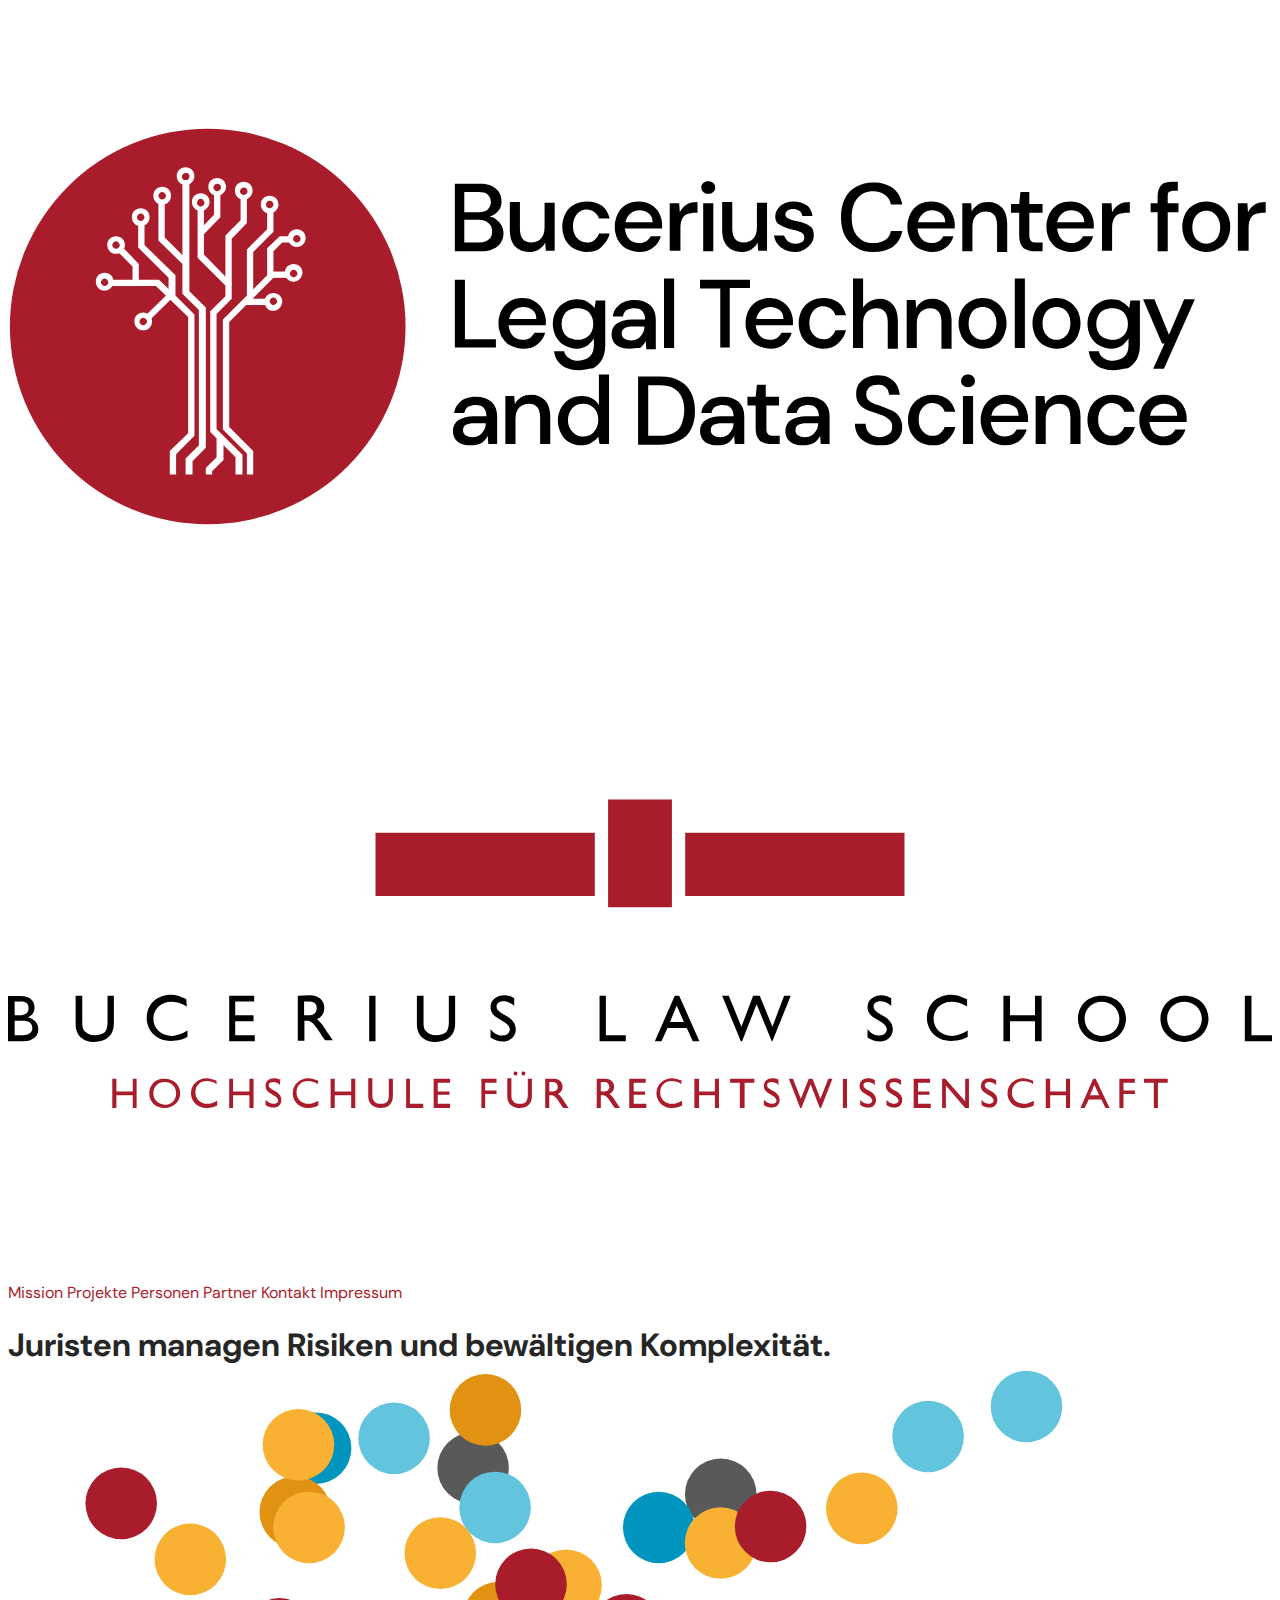
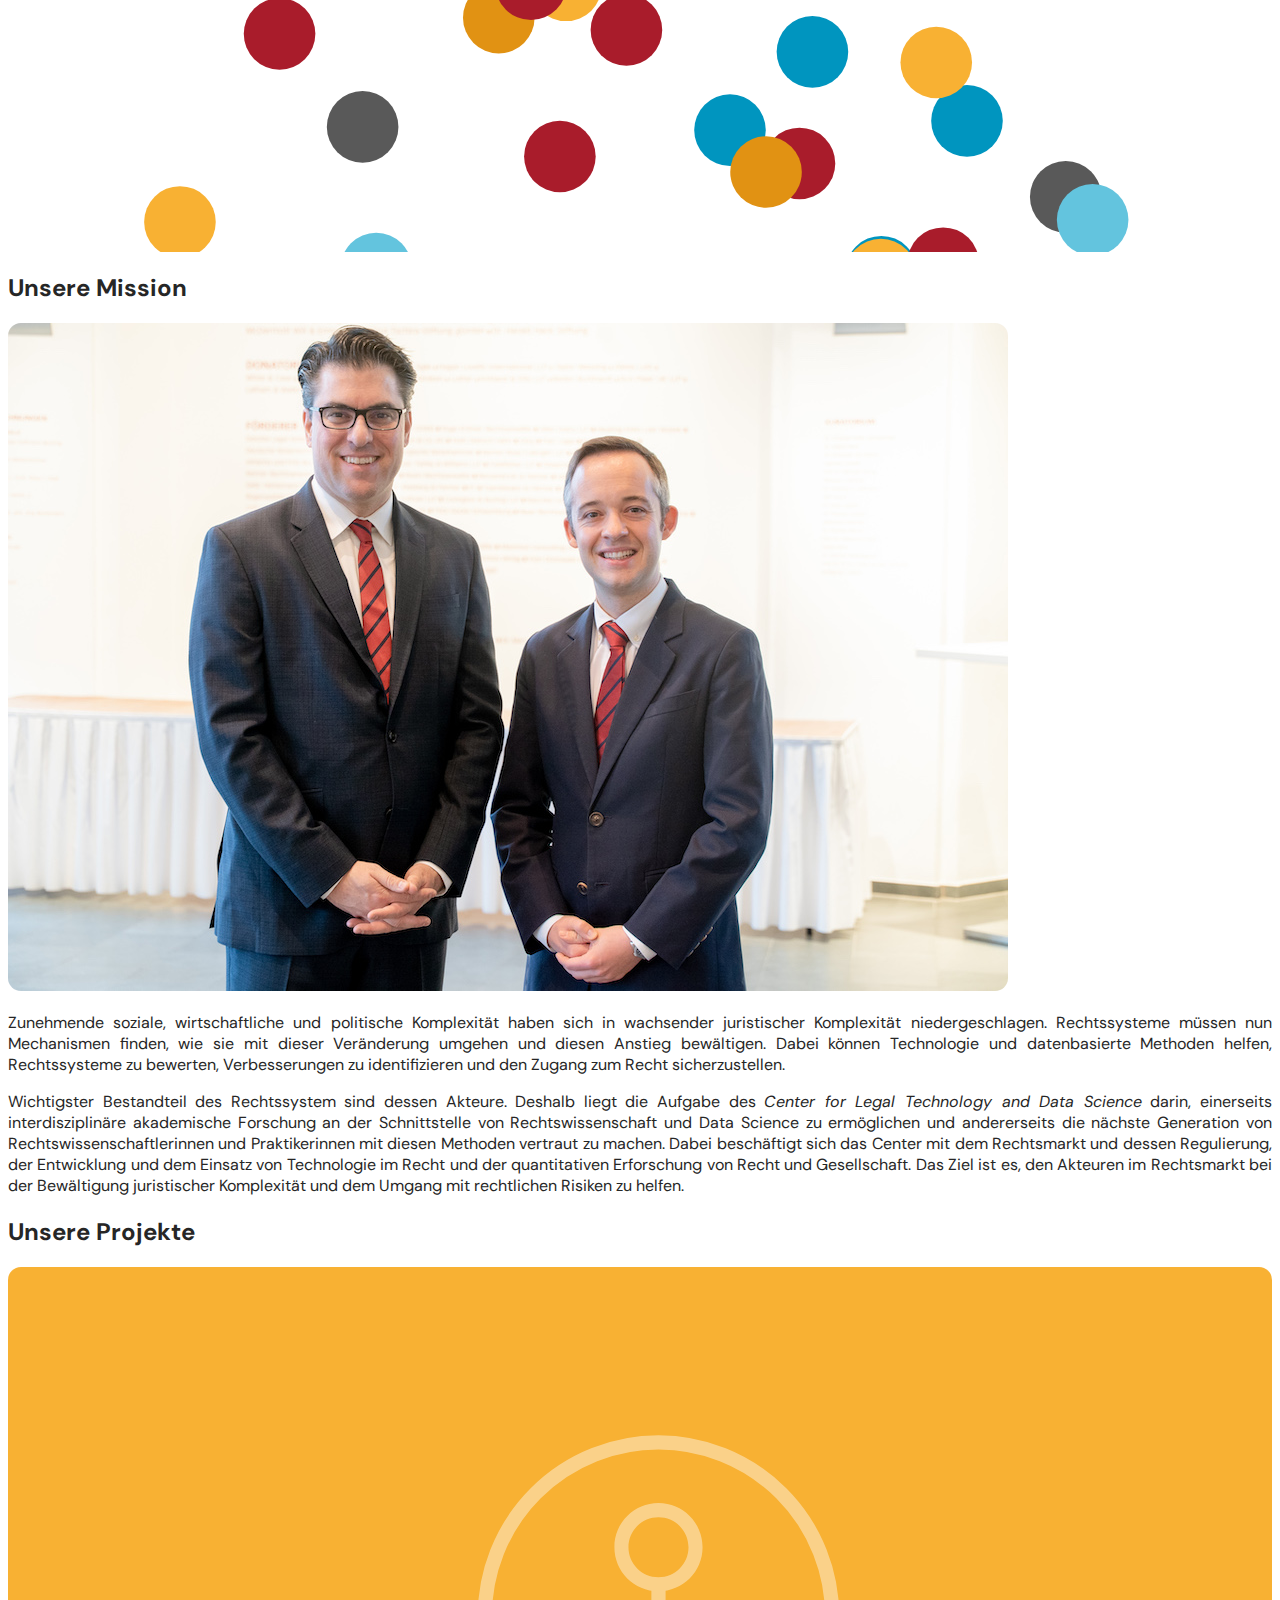
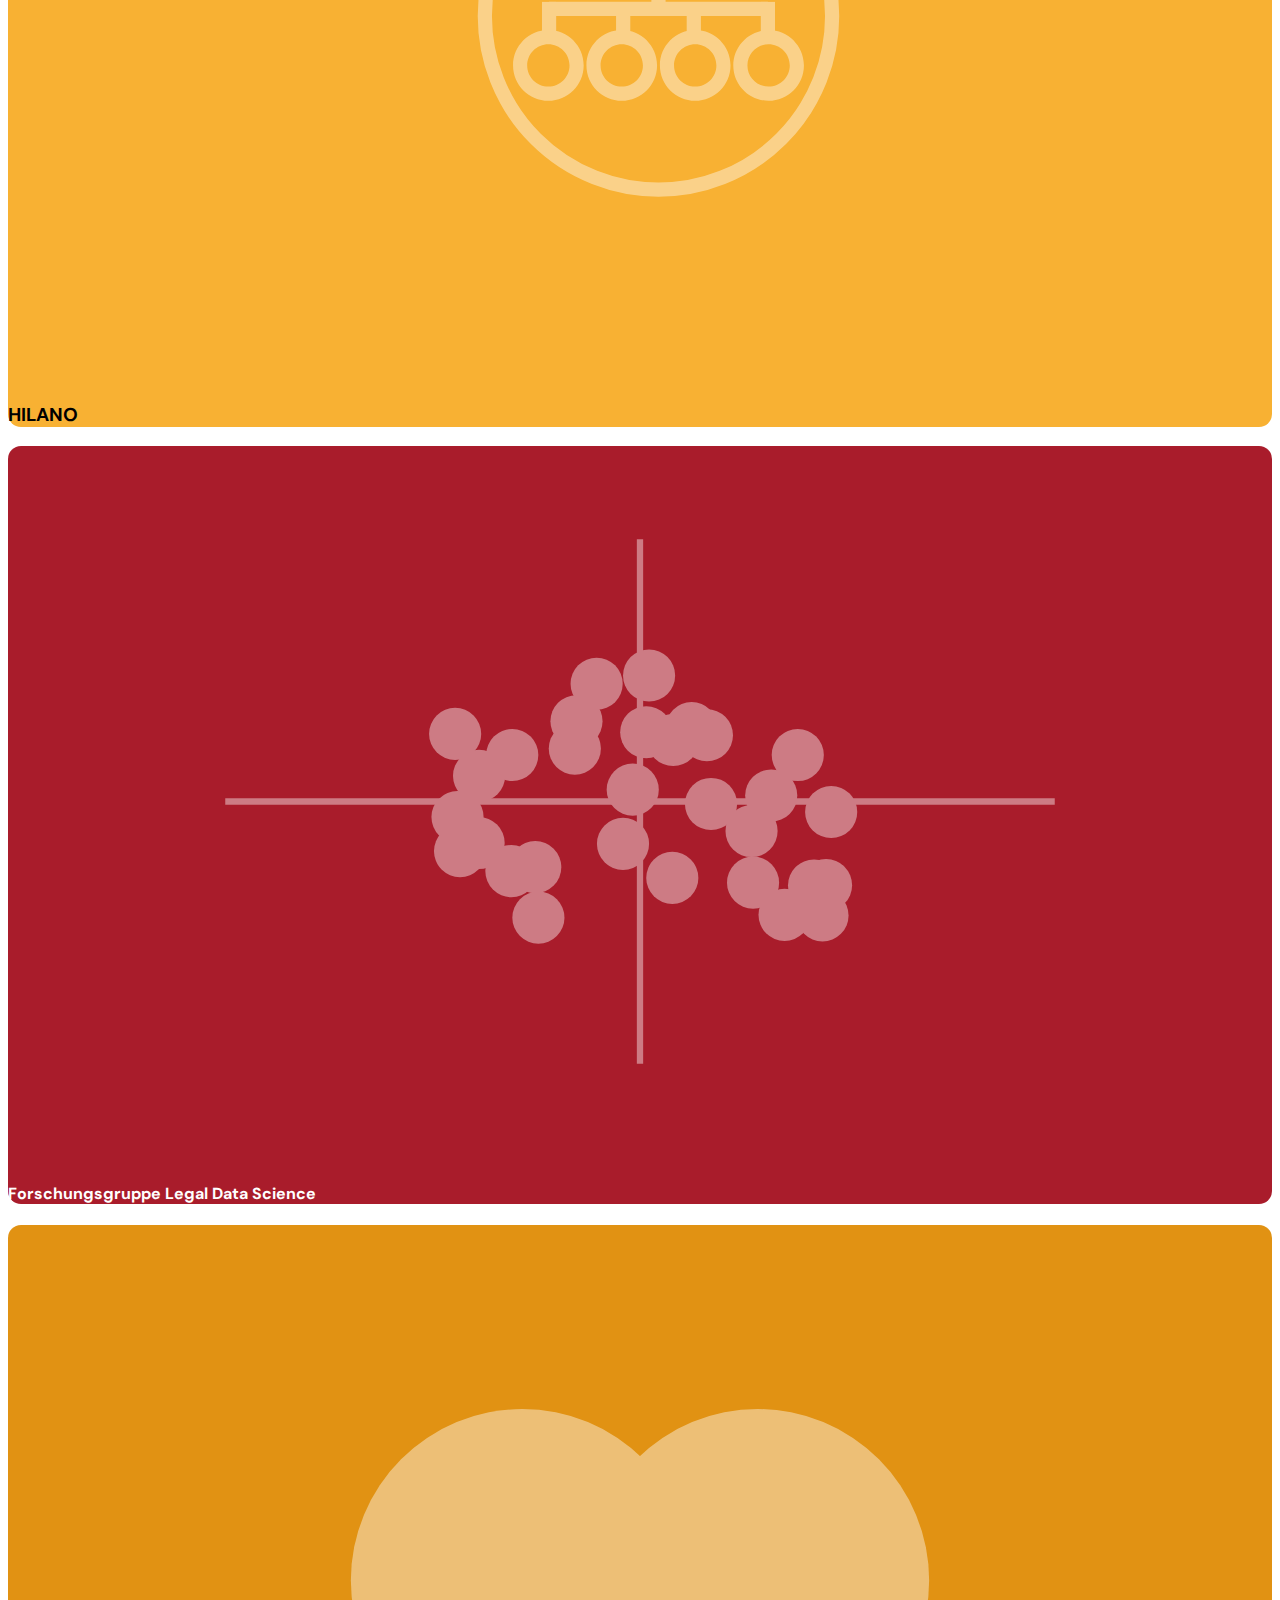
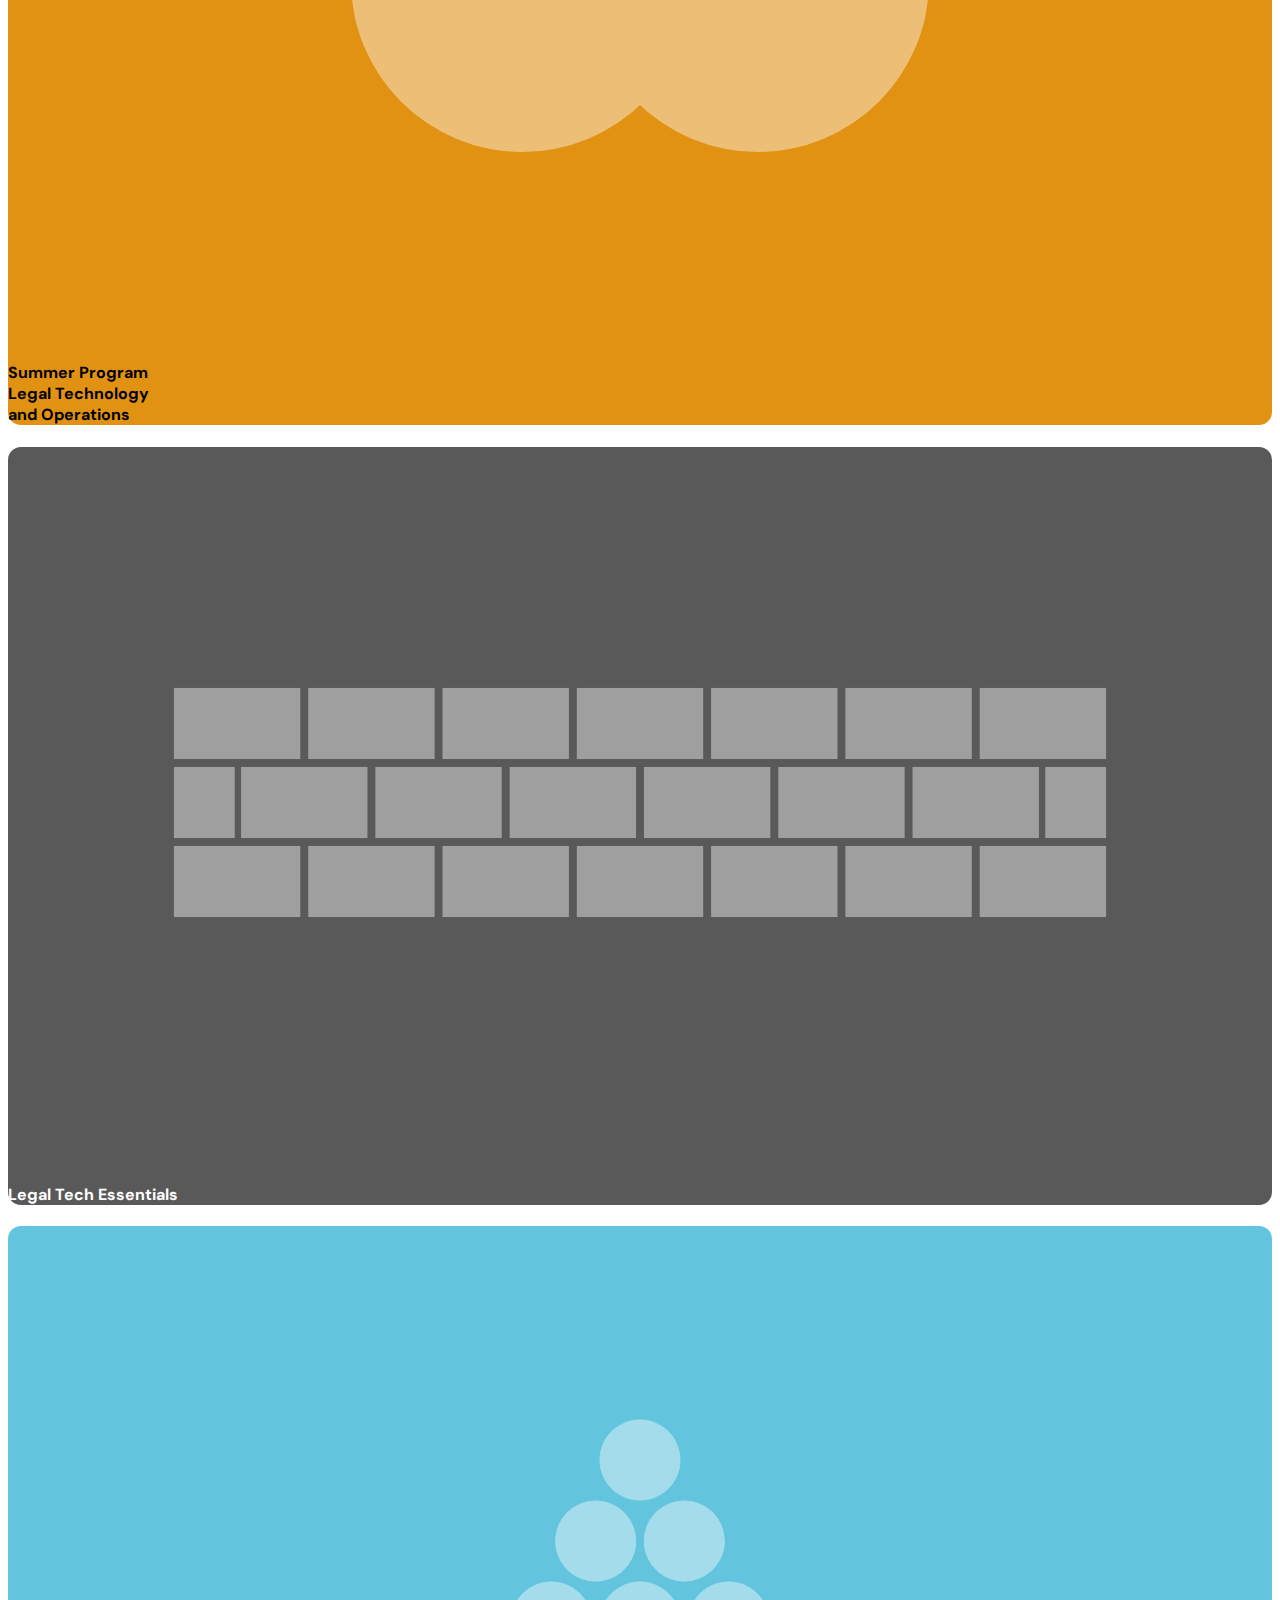
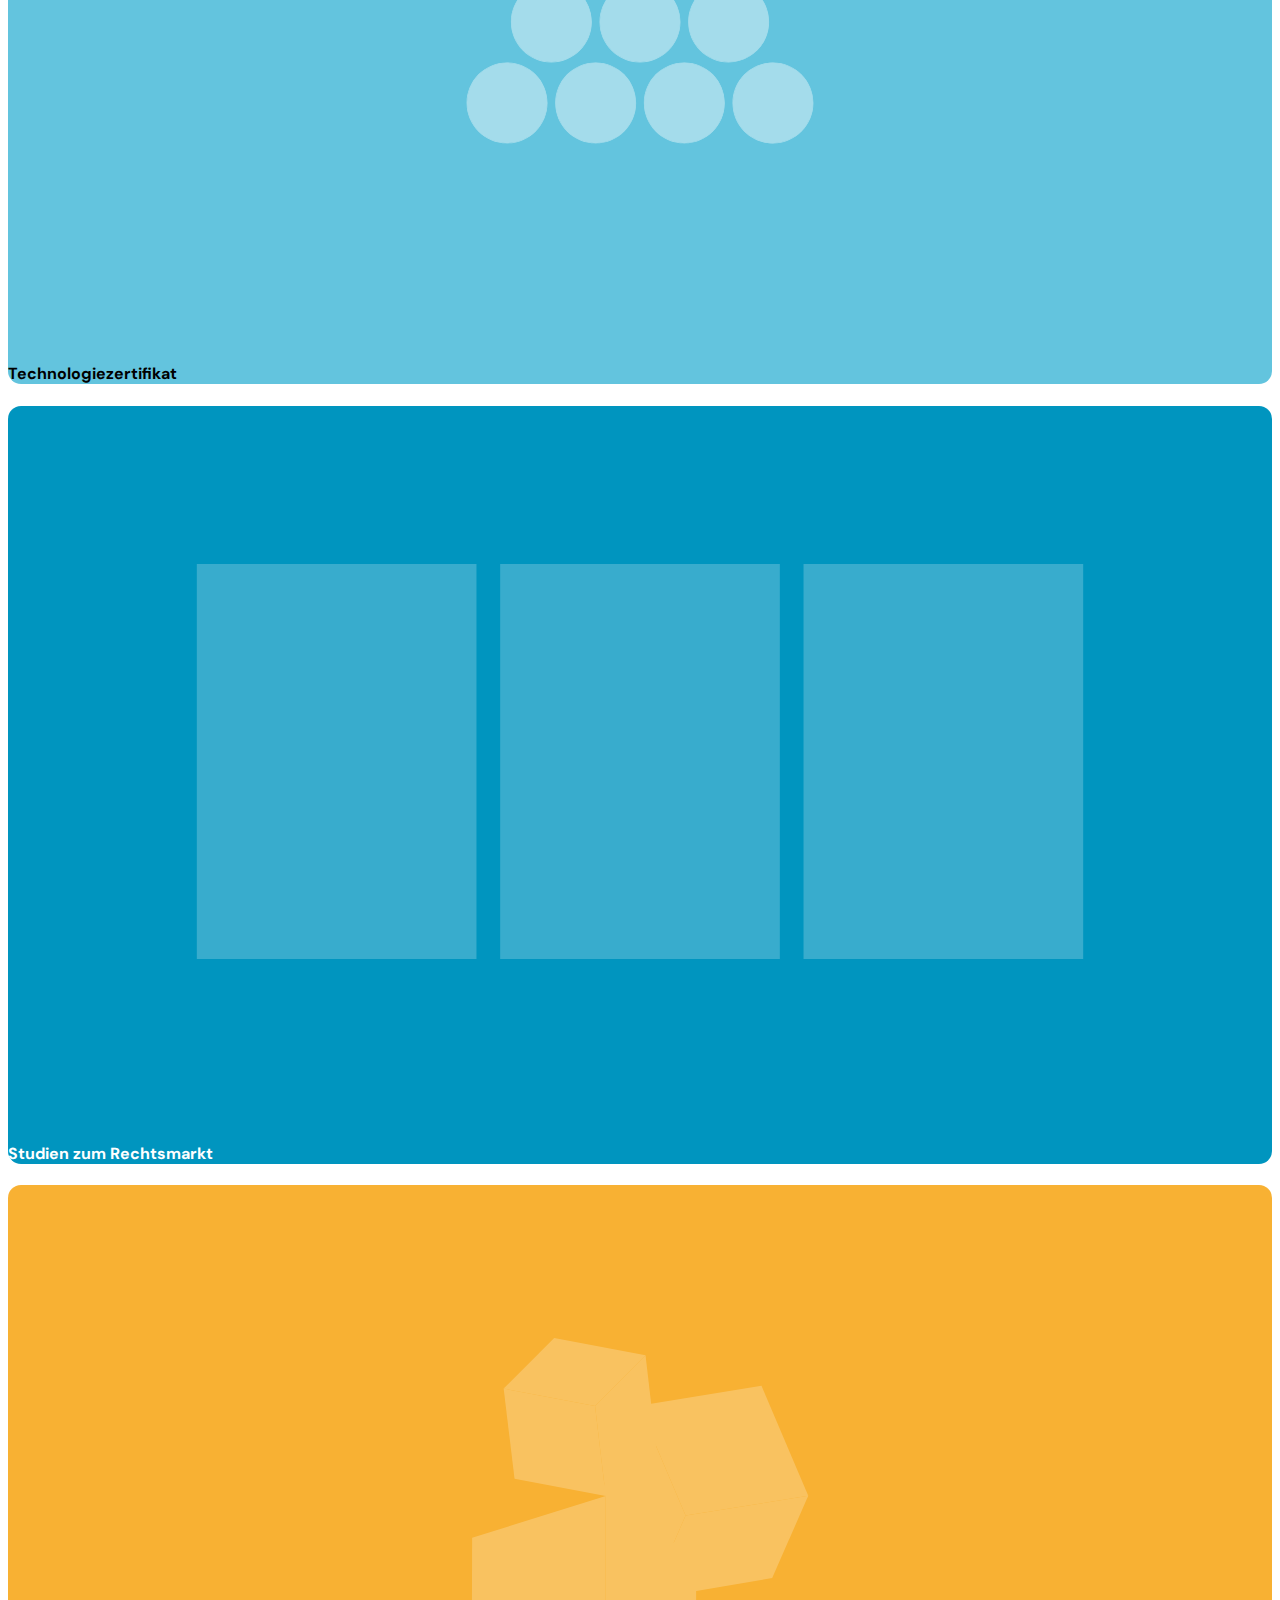
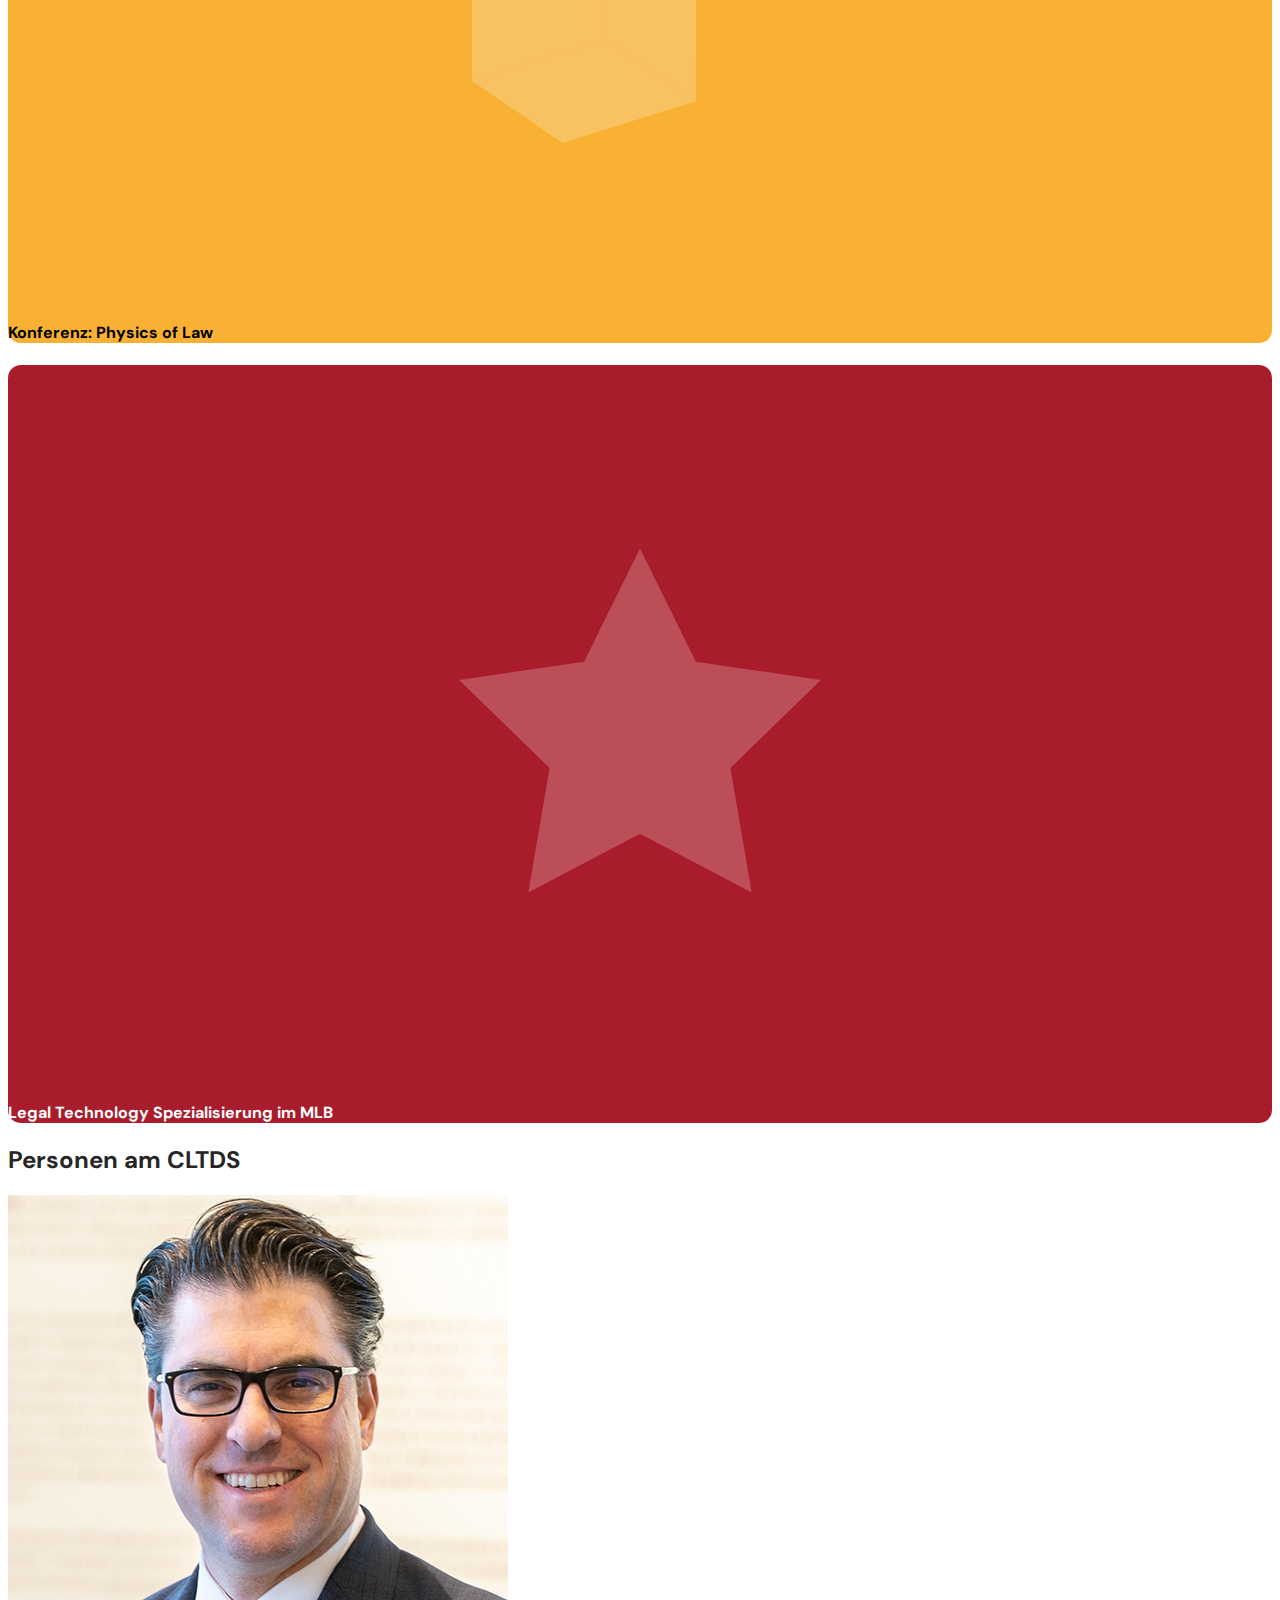
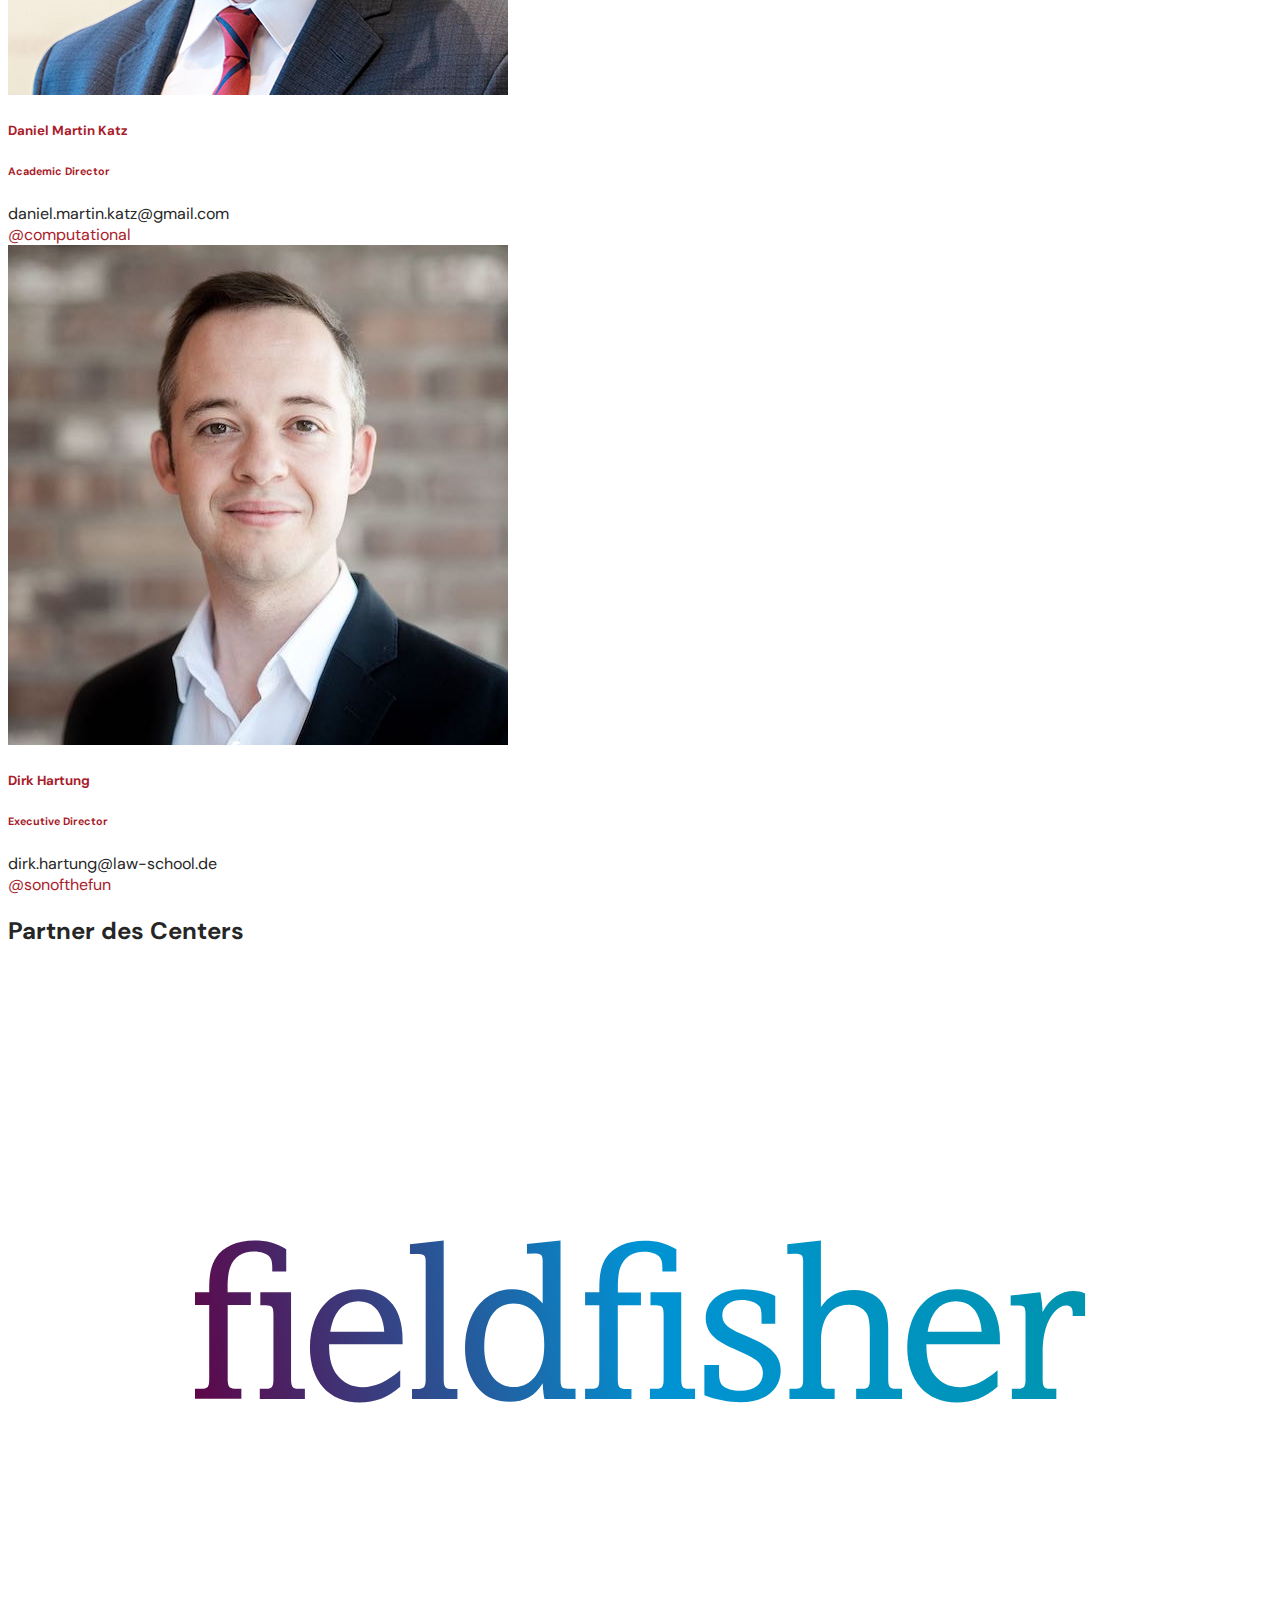
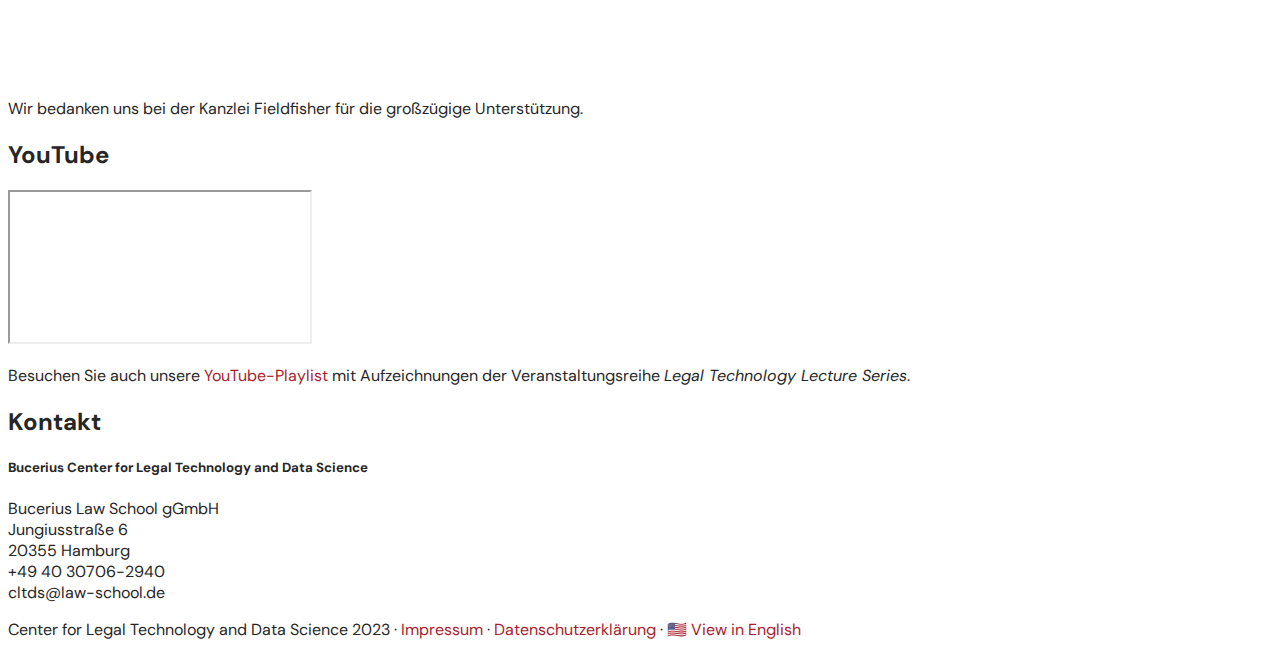
<file: index.html>
<!doctype html>
<html lang="de">
	<head>
		<!-- Required meta tags -->
		<meta charset="utf-8">
		<meta name="viewport" content="width=device-width, initial-scale=1">

		<!-- Bootstrap CSS -->
		<link href="https://cdn.jsdelivr.net/npm/bootstrap@5.0.0-beta1/dist/css/bootstrap.min.css" rel="stylesheet" integrity="sha384-giJF6kkoqNQ00vy+HMDP7azOuL0xtbfIcaT9wjKHr8RbDVddVHyTfAAsrekwKmP1" crossorigin="anonymous">
		<link rel="stylesheet" href="https://cdn.jsdelivr.net/npm/bootstrap-icons@1.3.0/font/bootstrap-icons.css">
		
		<!-- Google Fonts -->
		<link rel="preconnect" href="https://fonts.gstatic.com"> 
		<link href="https://fonts.googleapis.com/css2?family=DM+Sans:ital,wght@0,400;0,500;0,700;1,400&display=swap" rel="stylesheet">

		<!-- Bucerius CSS -->
		<link href="css/style.css" rel="stylesheet">
		<style type="text/css">
			.card
			{
				border:0px;
			}
		</style>

		<title>Bucerius Center for Legal Technology and Data Science</title>
	</head>
	<body>
	<div class="container">
		<div class="row">
			<div class="col-xl-2 col-md-3 col-4">
				<a href="index.html">
					<img src="svg/logo-text.svg" alt="CLTDS logo">
				</a>
			</div>
			<div class="col-xl-2 col-md-3 col-4">
				<a href="https://www.law-school.de" target="_blank">
					<img src="svg/bucerius.svg" alt="Bucerius Law School gGmbH logo">
				</a>
			</div>
			<div class="col-xl-8 col-md-6 col-12 mt-4">
				<nav class="nav justify-content-end">
					<a class="nav-link" href="#purpose">Mission</a>
					<a class="nav-link" href="#projects">Projekte</a>
					<a class="nav-link" href="#people">Personen</a>
					<a class="nav-link" href="#partners">Partner</a>
					<a class="nav-link" href="#pigeon-carrier">Kontakt</a>
					<a class="nav-link" href="https://www.law-school.de/rechtliches/impressum">Impressum</a>
				</nav>
			</div>
		</div>
		<div class="row" style="height:33em; background-size:cover; background-image: url(svg/random.svg); background-repeat:no-repeat;">
			<div class="col-4 align-self-center">
				<h1>Juristen managen Risiken und bew&auml;ltigen Komplexit&auml;t.</h1>
			</div>
		</div>
	</div>
	<!-- Problem-->
	<div class="container" id="purpose">
		<h2 class="mt-5 mb-3">Unsere Mission</h2>
		<div class="row">
			<div class="col-lg-5 col-xl-4">
				<img src="img/directors.jpg" class="img-fluid rounded-x" alt="Dan Katz und Dirk Hartung, 2019." title="Dan Katz und Dirk Hartung, 2019">
			</div>
			<div class="col-lg-7 col-xl-8 mt-4 mt-lg-0">
				<p>Zunehmende soziale, wirtschaftliche und politische Komplexität haben sich in wachsender juristischer Komplexität niedergeschlagen. Rechtssysteme müssen nun Mechanismen finden, wie sie mit dieser Veränderung umgehen und diesen Anstieg bewältigen. Dabei können Technologie und datenbasierte Methoden helfen, Rechtssysteme zu bewerten, Verbesserungen zu identifizieren und den Zugang zum Recht sicherzustellen.</p> 
				<p>Wichtigster Bestandteil des Rechtssystem sind dessen Akteure. Deshalb liegt die Aufgabe des <em>Center for Legal Technology and Data Science</em> darin, einerseits interdisziplinäre akademische Forschung an der Schnittstelle von Rechtswissenschaft und Data Science zu ermöglichen und andererseits die nächste Generation von Rechtswissenschaftlerinnen und Praktikerinnen mit diesen Methoden vertraut zu machen. Dabei beschäftigt sich das Center mit dem Rechtsmarkt und dessen Regulierung, der Entwicklung und dem Einsatz von Technologie im Recht und der quantitativen Erforschung von Recht und Gesellschaft. Das Ziel ist es, den Akteuren im Rechtsmarkt bei der Bewältigung juristischer Komplexität und dem Umgang mit rechtlichen Risiken zu helfen.</p>
			</div>
		</div>
	</div>
	<div class="container" id="projects">
		<h2 class="mt-5 mb-3">Unsere Projekte</h1>
		<div class="row row-cols-xl-4 row-cols-md-2 row-cols-1">
			<div class="col my-3">
				<a href="https://www.hilano.de/" target="_blank">
					<div class="card bg-bls-yellow rounded-x">
						<img class="card-img rounded-x" src="svg/hilano.svg" alt="HILANO" title="HILANO" style="opacity:42%;">
						<div class="card-img-overlay btext">
							<h3>HILANO</h3>
						</div>
					</div>
				</a>
			</div>
			<div class="col my-3">
				<a href="de/legal-data-science.html">
					<div class="card bg-bls-red rounded-x">
							<img class="card-img rounded-x" src="svg/legal-data-science.svg" alt="Legal Data Science" title="Legal Data Science" style="opacity:42%;">
						<div class="card-img-overlay wtext">
							<h4>Forschungs&shy;gruppe Legal Data Science</h4>
						</div>
					</div>
				</a>
			</div>
			<div class="col my-3">
				<a href="https://www.law-school.de/international/education/bucerius-summer-programs/legal-technology-and-operations" target="_blank">
					<div class="card bg-bls-dyellow rounded-x">
						<img class="card-img rounded-x" src="svg/bsplto.svg" alt="Summer Program Legal Technology and Operations" title="Summer Program Legal Technology and Operations" style="opacity:42%;">
						<div class="card-img-overlay btext">
							<h4>Summer Program <br>Legal Technology <br>and Operations</h4>
						</div>
					</div>
				</a>
			</div>
			<div class="col my-3">
				<a href="https://techsummer.law-school.de" target="_blank">
					<div class="card bg-bls-graphite rounded-x">
							<img class="card-img rounded-x" src="svg/blte.svg" alt="Legal Tech Essentials" title="Bucerius Legal Tech Essentials" style="opacity:42%;">
						<div class="card-img-overlay wtext">
						<h4>Legal Tech Essentials</h4>
						</div>
					</div>
				</a>
			</div>
			<div class="col my-3">
				<a href="https://www.law-school.de/studium/jurastudium/ueber-das-studium/zusatzzertifikate#c20150" target="_blank">
					<div class="card bg-bls-blue rounded-x">
							<img class="card-img rounded-x" src="svg/tech-certificate.svg" alt="Technologiezertifikat" title="Bucerius Technologiezertifikat" style="opacity:42%;">
						<div class="card-img-overlay btext">
							<h4>Technologie&shy;zertifikat</h4>
						</div>
					</div>
				</a>
			</div>
			<div class="col my-3">
				<a href="de/studies.html" target="_blank">
					<div class="card bg-bls-dblue rounded-x">
							<img class="card-img rounded-x" src="svg/studies.svg" alt="Studien zum Rechtsmarkt" title="Studien zum Rechtsmarkt" style="opacity:22%;">
						<div class="card-img-overlay wtext">
							<h4>Studien zum Rechtsmarkt</h4>
						</div>
					</div>
				</a>
			</div>
			<div class="col my-3">
				<a href="https://www.physicsoflaw.com" target="_blank">
					<div class="card bg-bls-yellow rounded-x">
							<img class="card-img rounded-x" src="svg/physics-of-law.svg" alt="Konferenz Physics of Law" title="Konferenz Physics of Law" style="opacity:22%;">
						<div class="card-img-overlay btext">
							<h4>Konferenz: Physics of Law</h4>
						</div>
					</div>
				</a>
			</div>
			<div class="col my-3">
				<a href="https://www.law-school.de/international/education/master-of-law-and-business/academics/specializations/legal-technology-and-operations" target="_blank">
					<div class="card bg-bls-red rounded-x">
							<img class="card-img rounded-x" src="svg/mlb-specialization.svg" alt="Spezialisierung im MLB" title="Spezialisierung im MLB" style="opacity:22%;">
						<div class="card-img-overlay wtext">
							<h4>Legal Technology Spezialisierung im MLB</h4>
						</div>
					</div>
				</a>
			</div>
		</div>
	</div>
	
	<!-- Team -->
	<div class="container" id="people">
		<h2 class="mt-5 mb-3">Personen am CLTDS</h2>
		<div class="row row-cols-md-2 row-cols-1 m-xl-5">
			<div class="col mb-3">
				
					<div class="card bg-light rounded-x h-100 m-xl-3 p-2">
						<a href="de/people/dan.html">
							<img src="img/dan-katz.jpg" class="card-img-top rounded-circle p-2" alt="Daniel Martin Katz">
						</a>
						<div class="card-body">
							<a href="de/people/dan.html">
								<h5 class="card-title">Daniel Martin Katz</h5>
								<h6 class="text-muted">Academic Director</h6>
							</a>
							&#x64;&#x61;&#x6E;&#x69;&#x65;<!--&#x40;-->&#x6C;&#x2E;&#x6D;&#x61;<!--.com-->&#x72;&#x74;&#x69;<!--&#x40;-->&#x6E;&#x2E;&#x6B;&#x61;&#x74;&#x7A;&#x40;<wbr><!--.com-->&#x67;<!--&#x40;-->&#x6D;&#x61;&#x69;&#x6C;&#x2E;&#x63;<!--&#x40;-->&#x6F;&#x6D;<br>
							<a href="https://twitter.com/computational">@computational</a>
						</div>
					</div>
			</div>
			<div class="col mb-3">
					<div class="card bg-light rounded-x h-100 m-xl-3 p-2">
						<a href="de/people/dirk.html">
							<img src="img/dirk-hartung.jpg" class="card-img-top rounded-circle p-2" alt="Dirk Hartung">
						</a>
						<div class="card-body">
							<a href="de/people/dirk.html">
								<h5 class="card-title">Dirk Hartung</h5>
								<h6 class="text-muted">Executive Director</h6>
							</a>
							&#x64;&#x69;<!--&#x40;-->&#x72;&#x6B;&#x2E;&#x68;&#x61;&#x72;&#x74;&#x75;&#x6E;&#x67;&#x40;&#x6C;<!--.com-->&#x61;&#x77;<!--&#x40;-->&#x2D;&#x73;&#x63;&#x68;&#x6F;&#x6F;<!--&#x40;-->&#x6C;&#x2E;&#x64;&#x65;<br>
							<a href="https://twitter.com/sonofthefun">@sonofthefun</a>
						</div>
					</div>
			</div>
		</div>	
		<div class="container my-5 h-100" id="partners">
			<div class="row">
				<div class="col-lg-6 col-12 h-100">
					<h2 class="mt-5 mb-3">Partner des Centers</h2>
						<div class="card bg-light rounded-x"><img class="card-img rounded-x img-fluid" src="svg/fieldfisher.svg" alt="Fieldfisher">
						</div>
					</a>
					<p class="mt-3">Wir bedanken uns bei der Kanzlei Fieldfisher f&uuml;r die gro&szlig;z&uuml;gige Unterst&uuml;tzung.</p>
				</div>
				<div class="col-lg-6 col-12 h-100" style="">
					<h2 class="mt-5 mb-3">YouTube</h2>
					<div class="card">
							<div class="ratio ratio-16x9" style="">
								<iframe src="https://www.youtube-nocookie.com/embed/nBeL6MBzSY8" allow="accelerometer; autoplay; clipboard-write; encrypted-media; gyroscope; picture-in-picture" allowfullscreen></iframe>
							</div>
					</div>
					<p class="mt-3">Besuchen Sie auch unsere <a href="https://www.youtube.com/watch?v=nBeL6MBzSY8&list=PLPJgLCEwWmcPVEIVQadSn973cl4Dlo4eO&index=1" target="_blank">YouTube-Playlist</a> mit Aufzeichnungen der Veranstaltungsreihe <em>Legal Technology Lecture Series</em>.
				</div>
			</div>
		</div>
		<div class="container my-5 h-100" id="pigeon-carrier">
			<h2 class="mt-5 mb-5">Kontakt</h2>
			<h5>Bucerius Center for Legal Technology and Data Science</h5>
			<p>Bucerius Law School gGmbH<br>
			Jungiusstra&szlig;e 6<br>20355 Hamburg<br>
			+49 40 30706-2940<br>
			&#x63;&#x6C;&#x74;<!--&#x40;-->&#x64;&#x73;&#x40;<!--&#x40;-->&#x6C;&#x61;&#x77;&#x2D;&#x73;&#x63;&#x68;&#x6F;&#x6F;&#x6C;&#x2E;<!--&#x40;-->&#x64;&#x65;
		</div>
</div>
		<div class="footer container my-5 text-center" id="imprint">
			Center for Legal Technology and Data Science 2023 · 
			<a href="https://www.law-school.de/rechtliches/impressum" target="">Impressum</a> · <a href="https://www.law-school.de/datenschutzerklaerung">Datenschutzerkl&auml;rung</a> · <a href="en/index.html">🇺🇸&nbsp;View in English</a>
		</div>
		
		<!-- Bootstrap JS -->
		<script src="https://cdn.jsdelivr.net/npm/bootstrap@5.0.0-beta1/dist/js/bootstrap.bundle.min.js" integrity="sha384-ygbV9kiqUc6oa4msXn9868pTtWMgiQaeYH7/t7LECLbyPA2x65Kgf80OJFdroafW" crossorigin="anonymous"></script>
	</body>
</html>
</file>
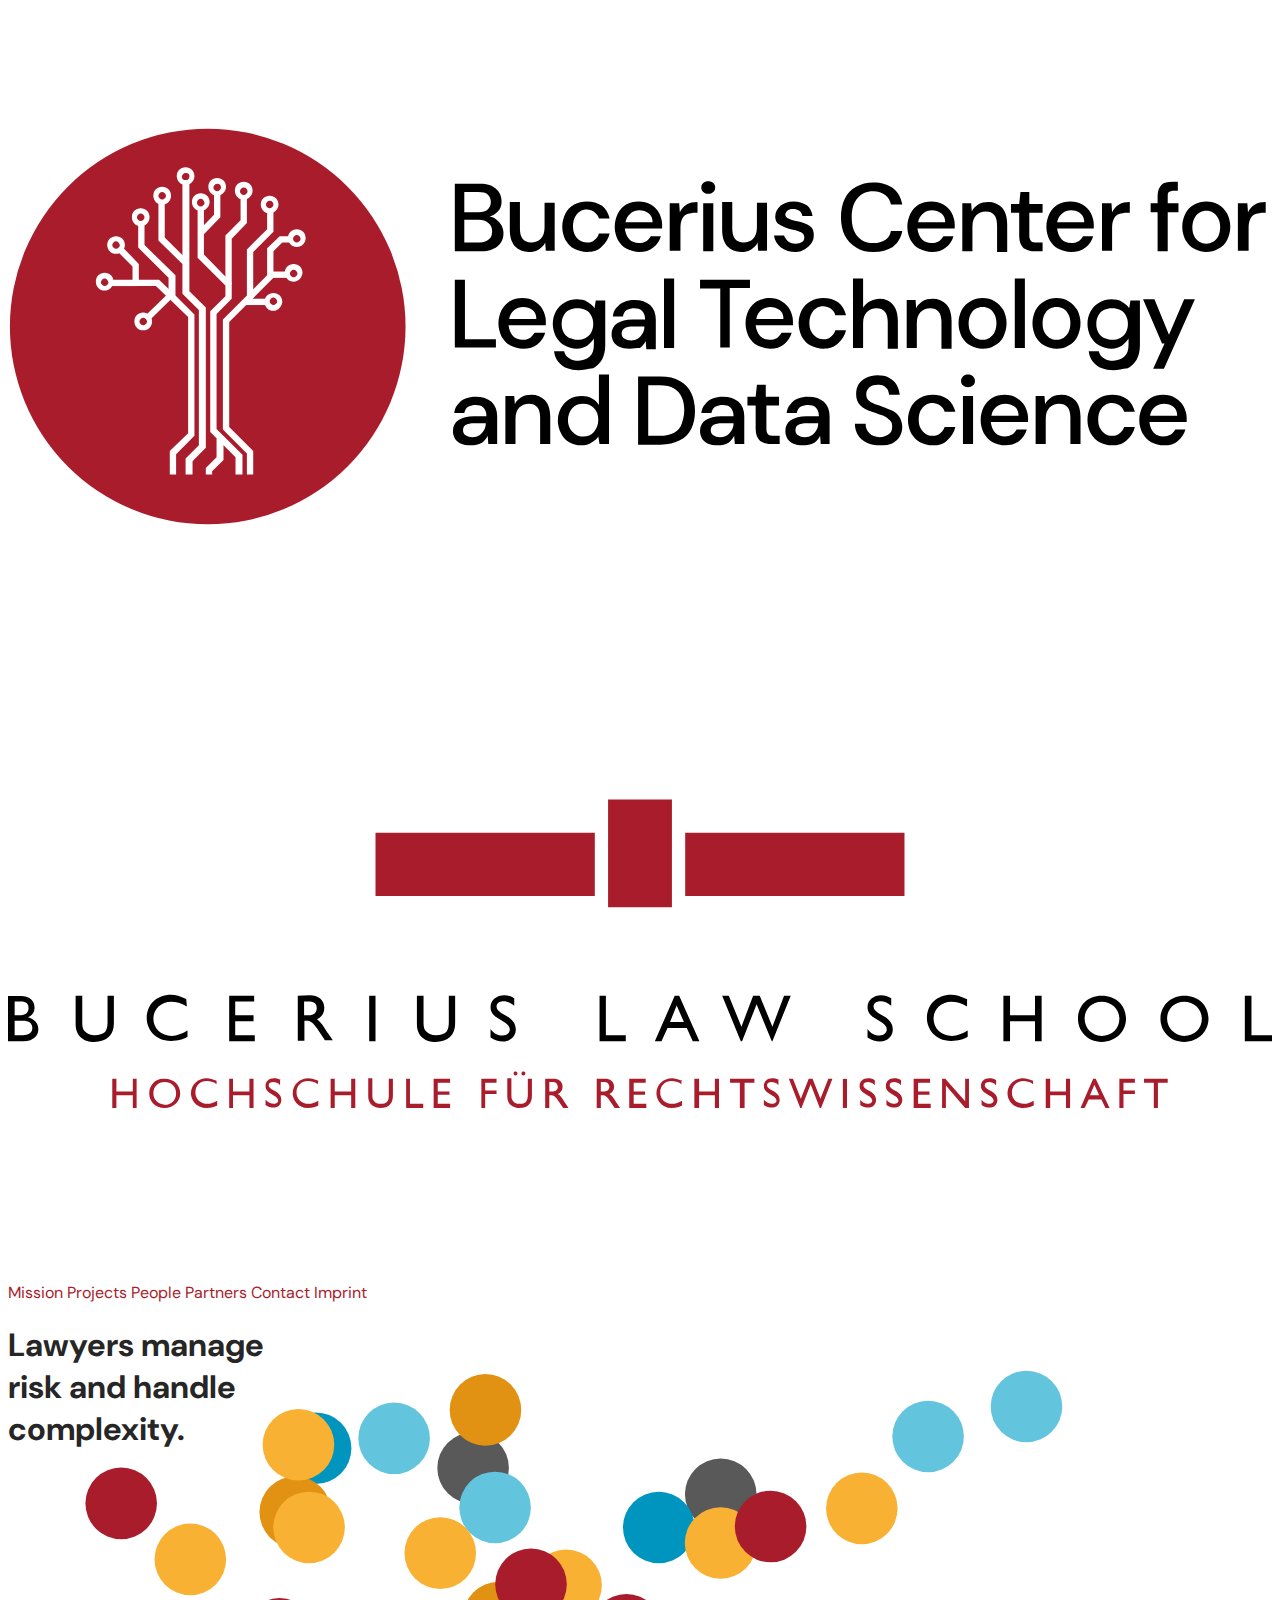
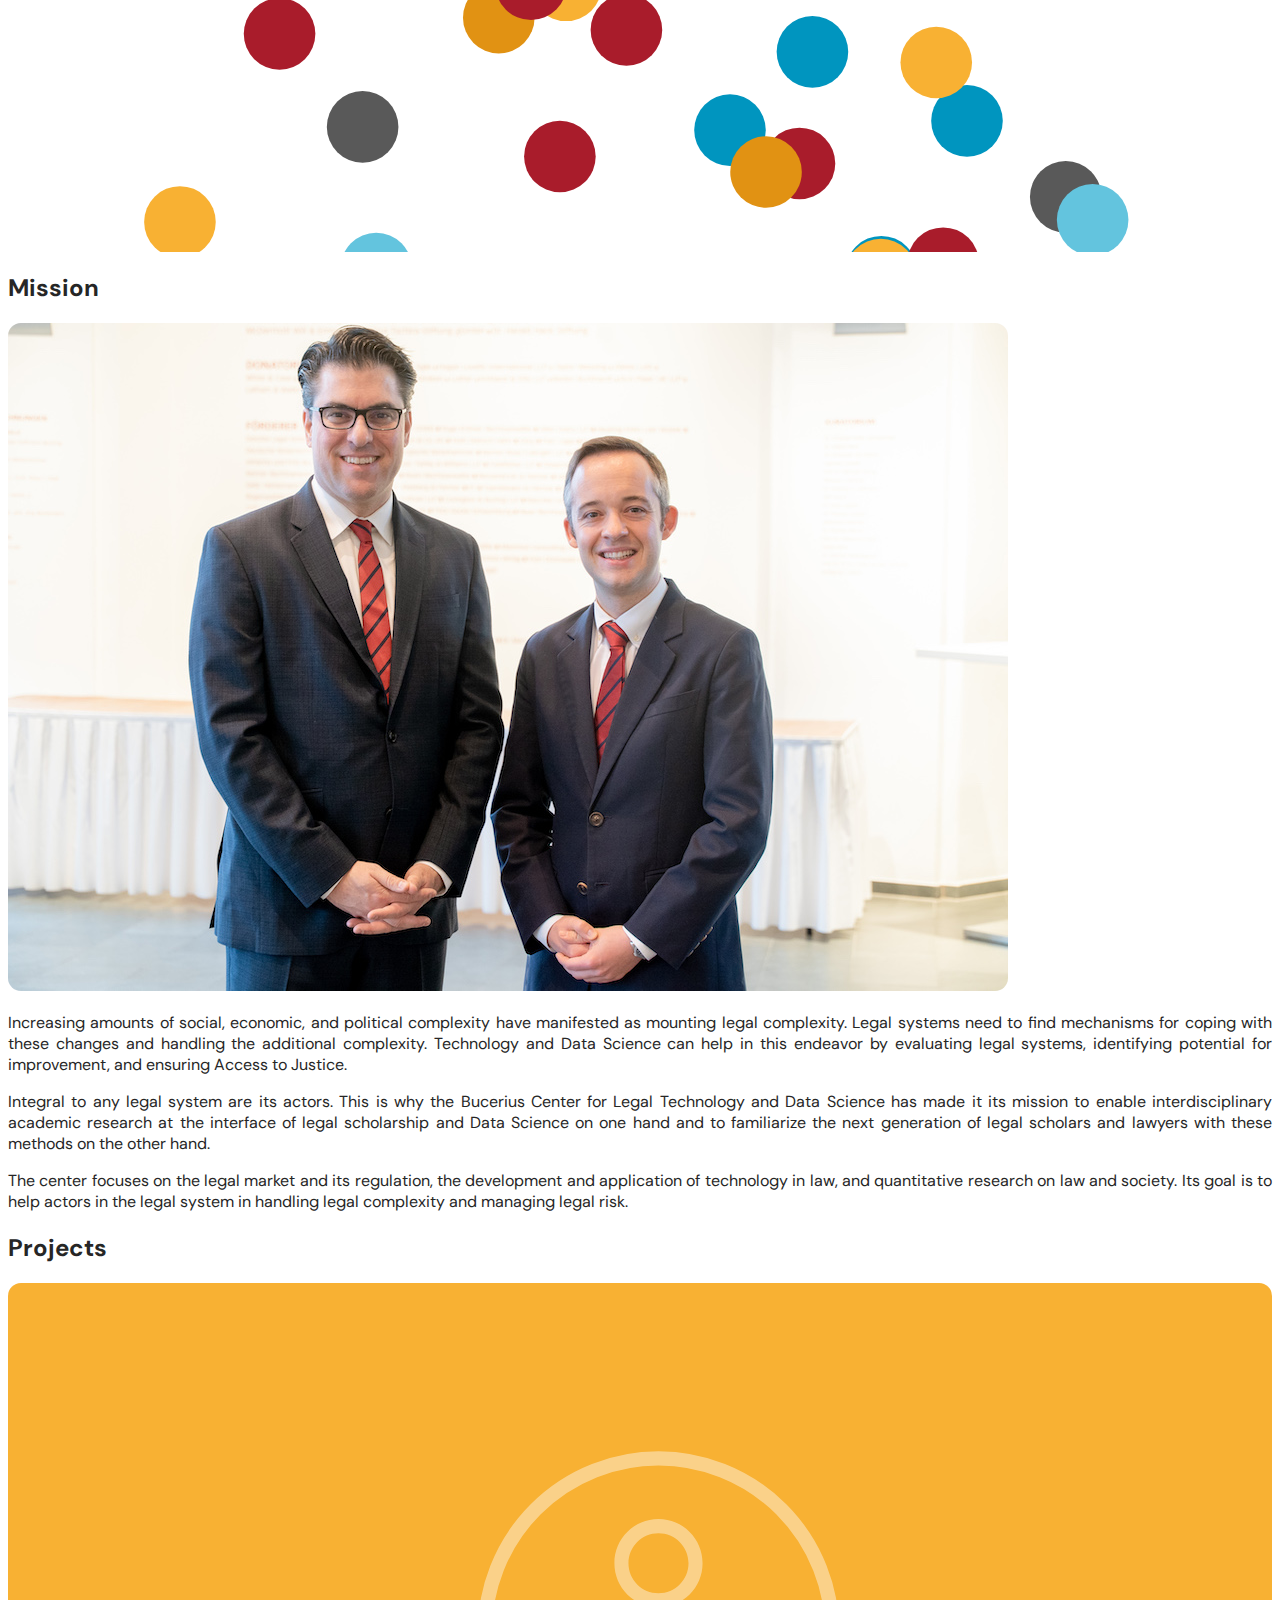
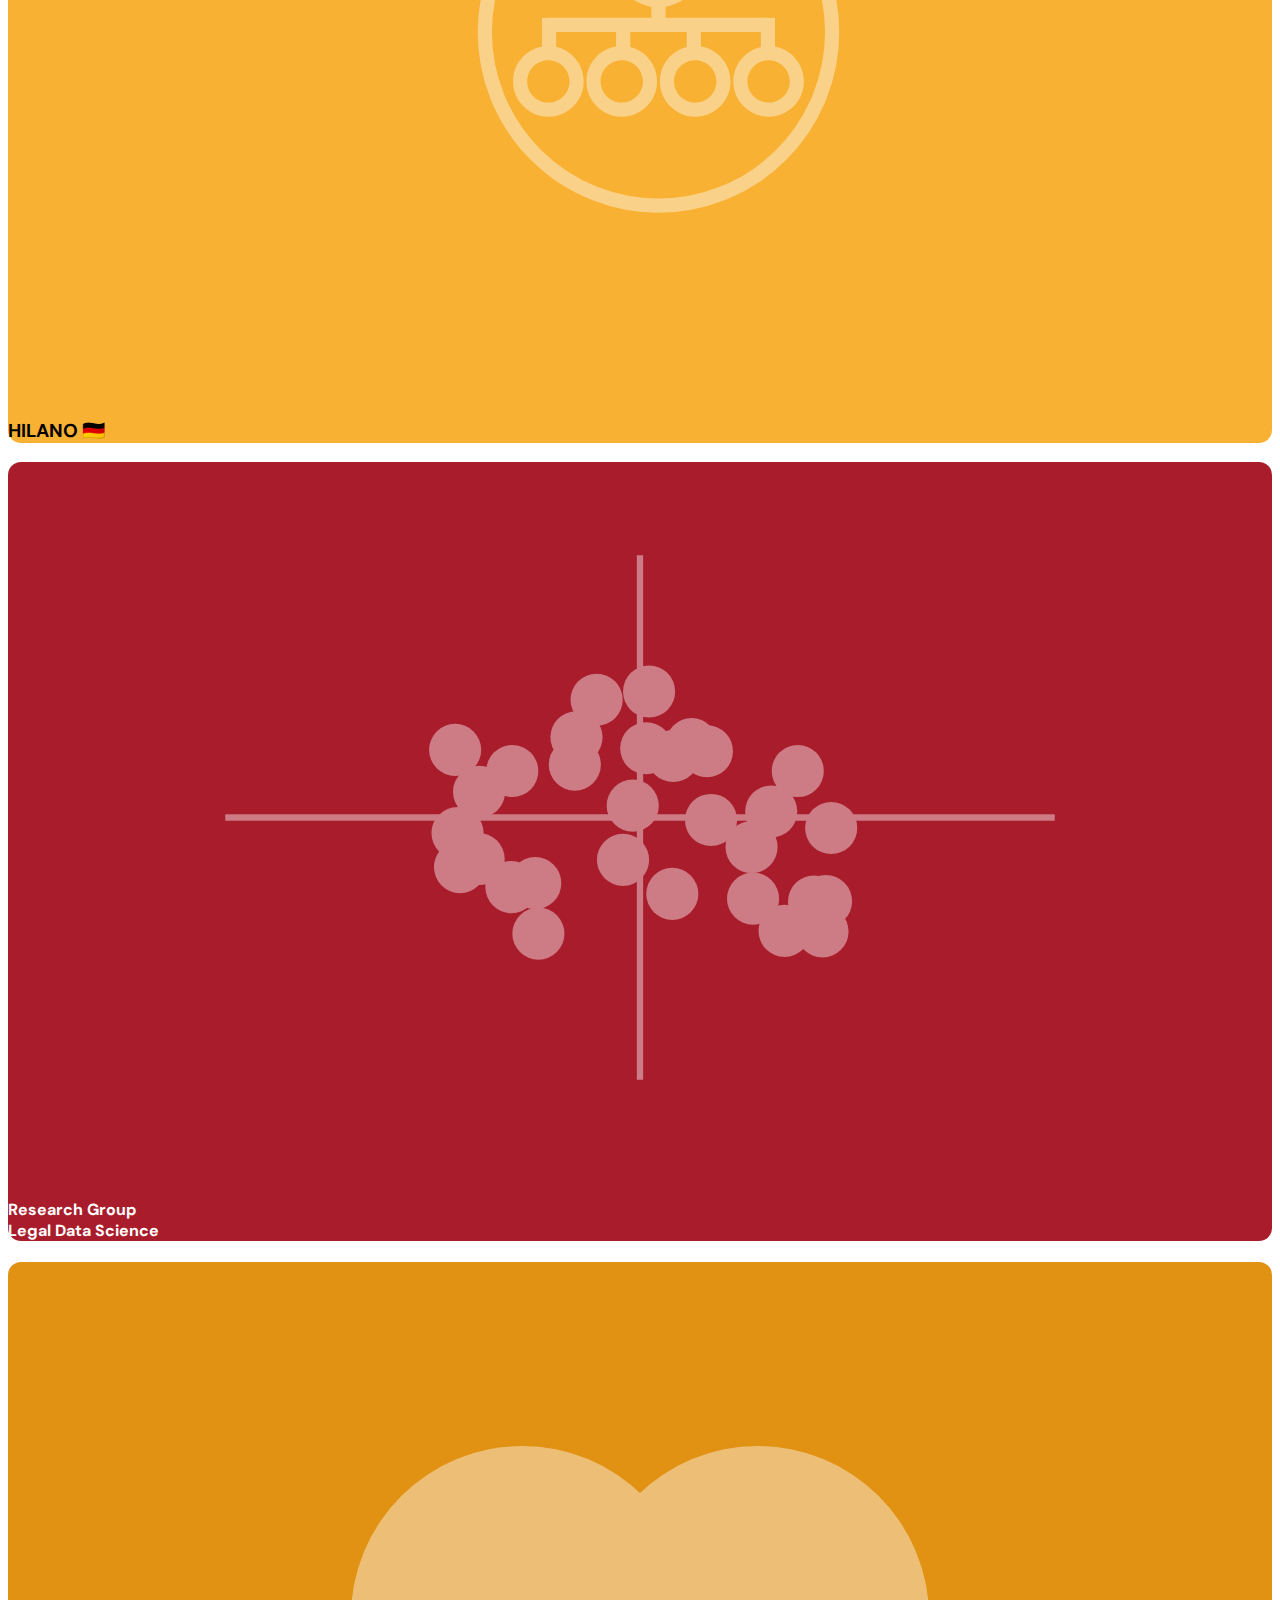
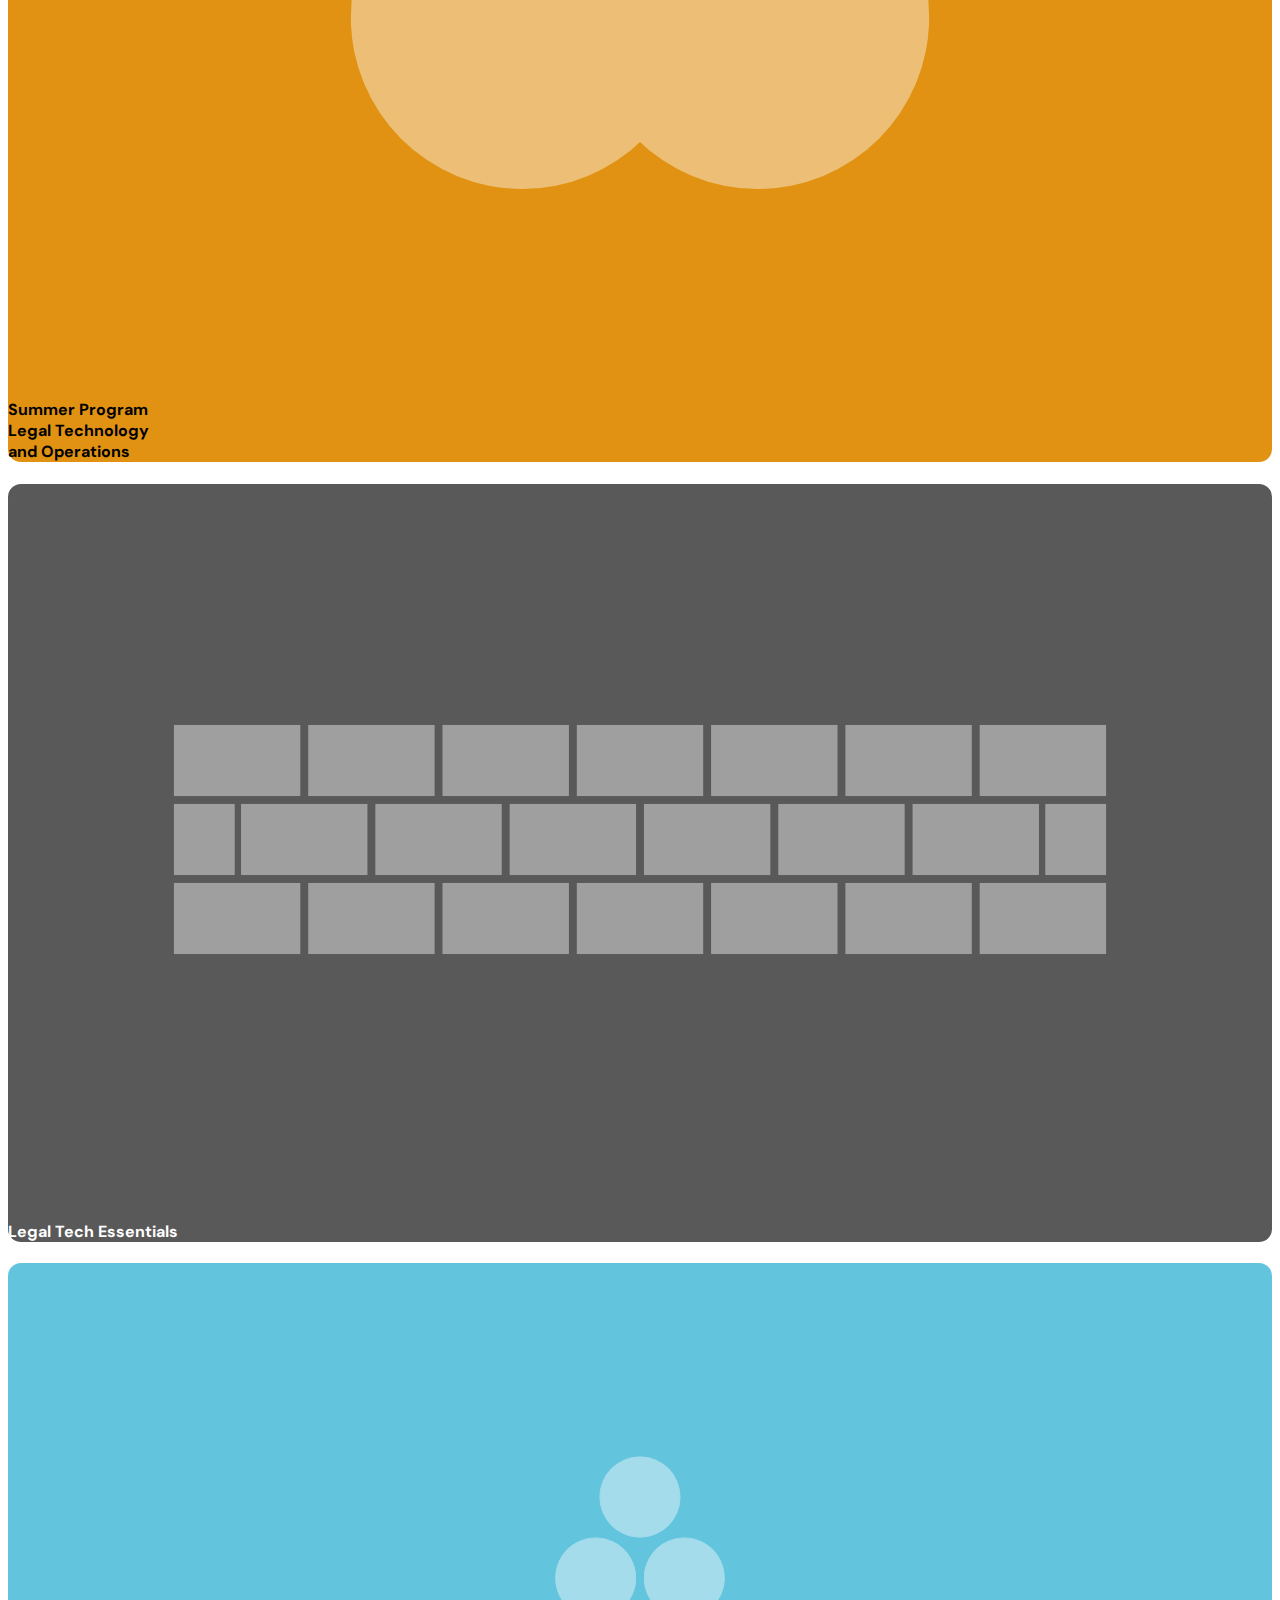
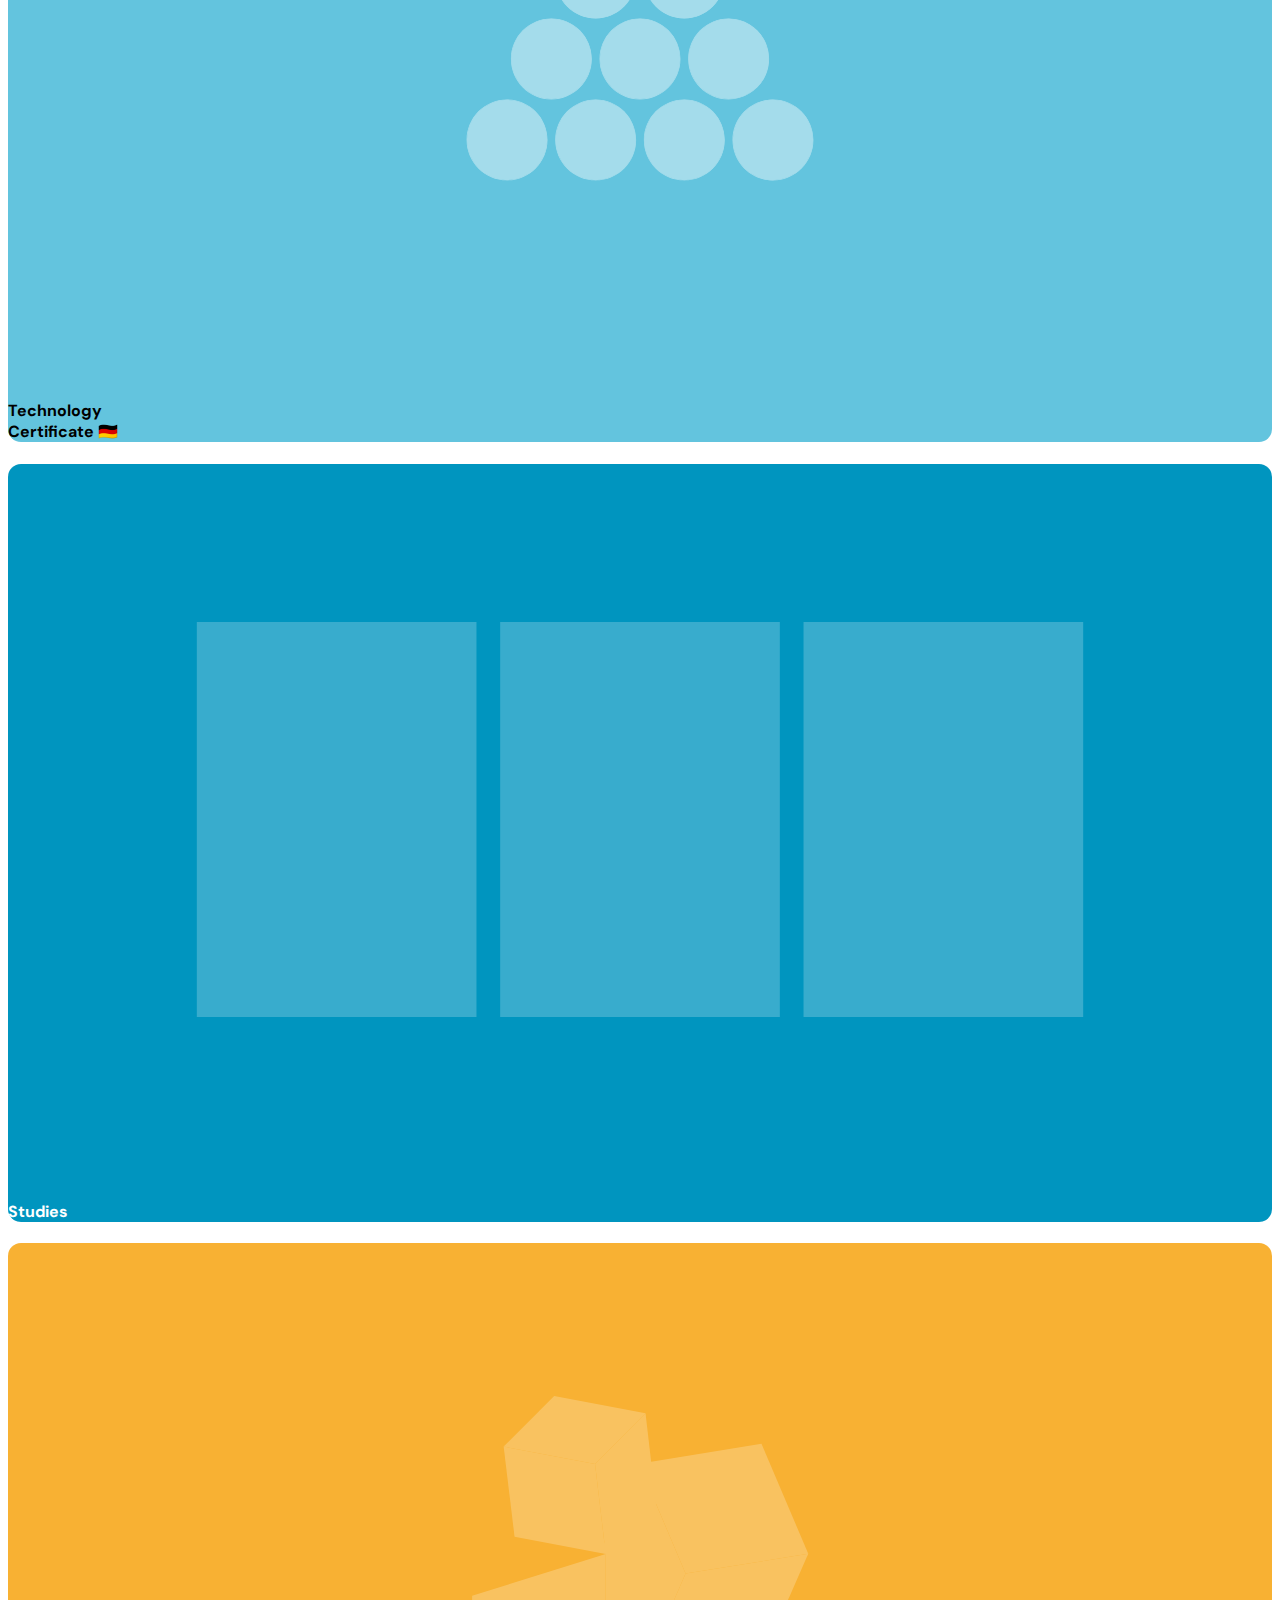
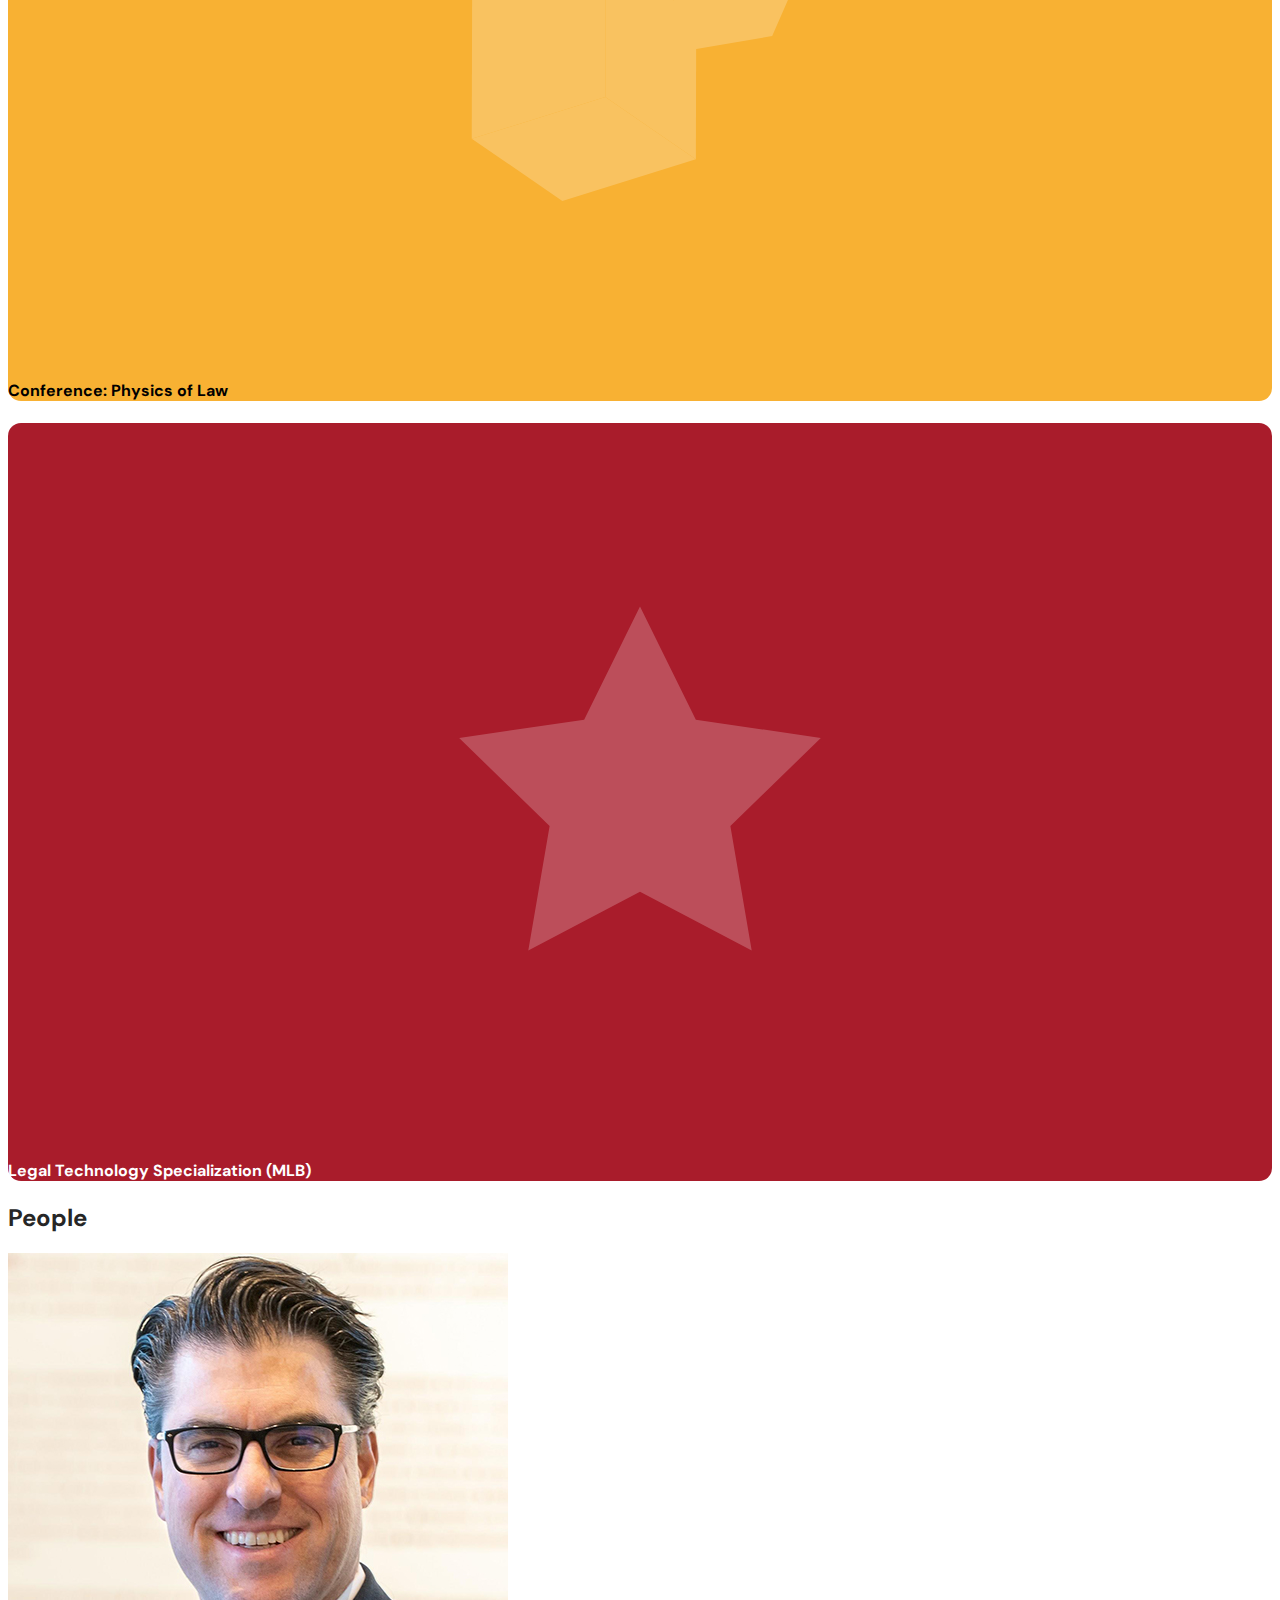
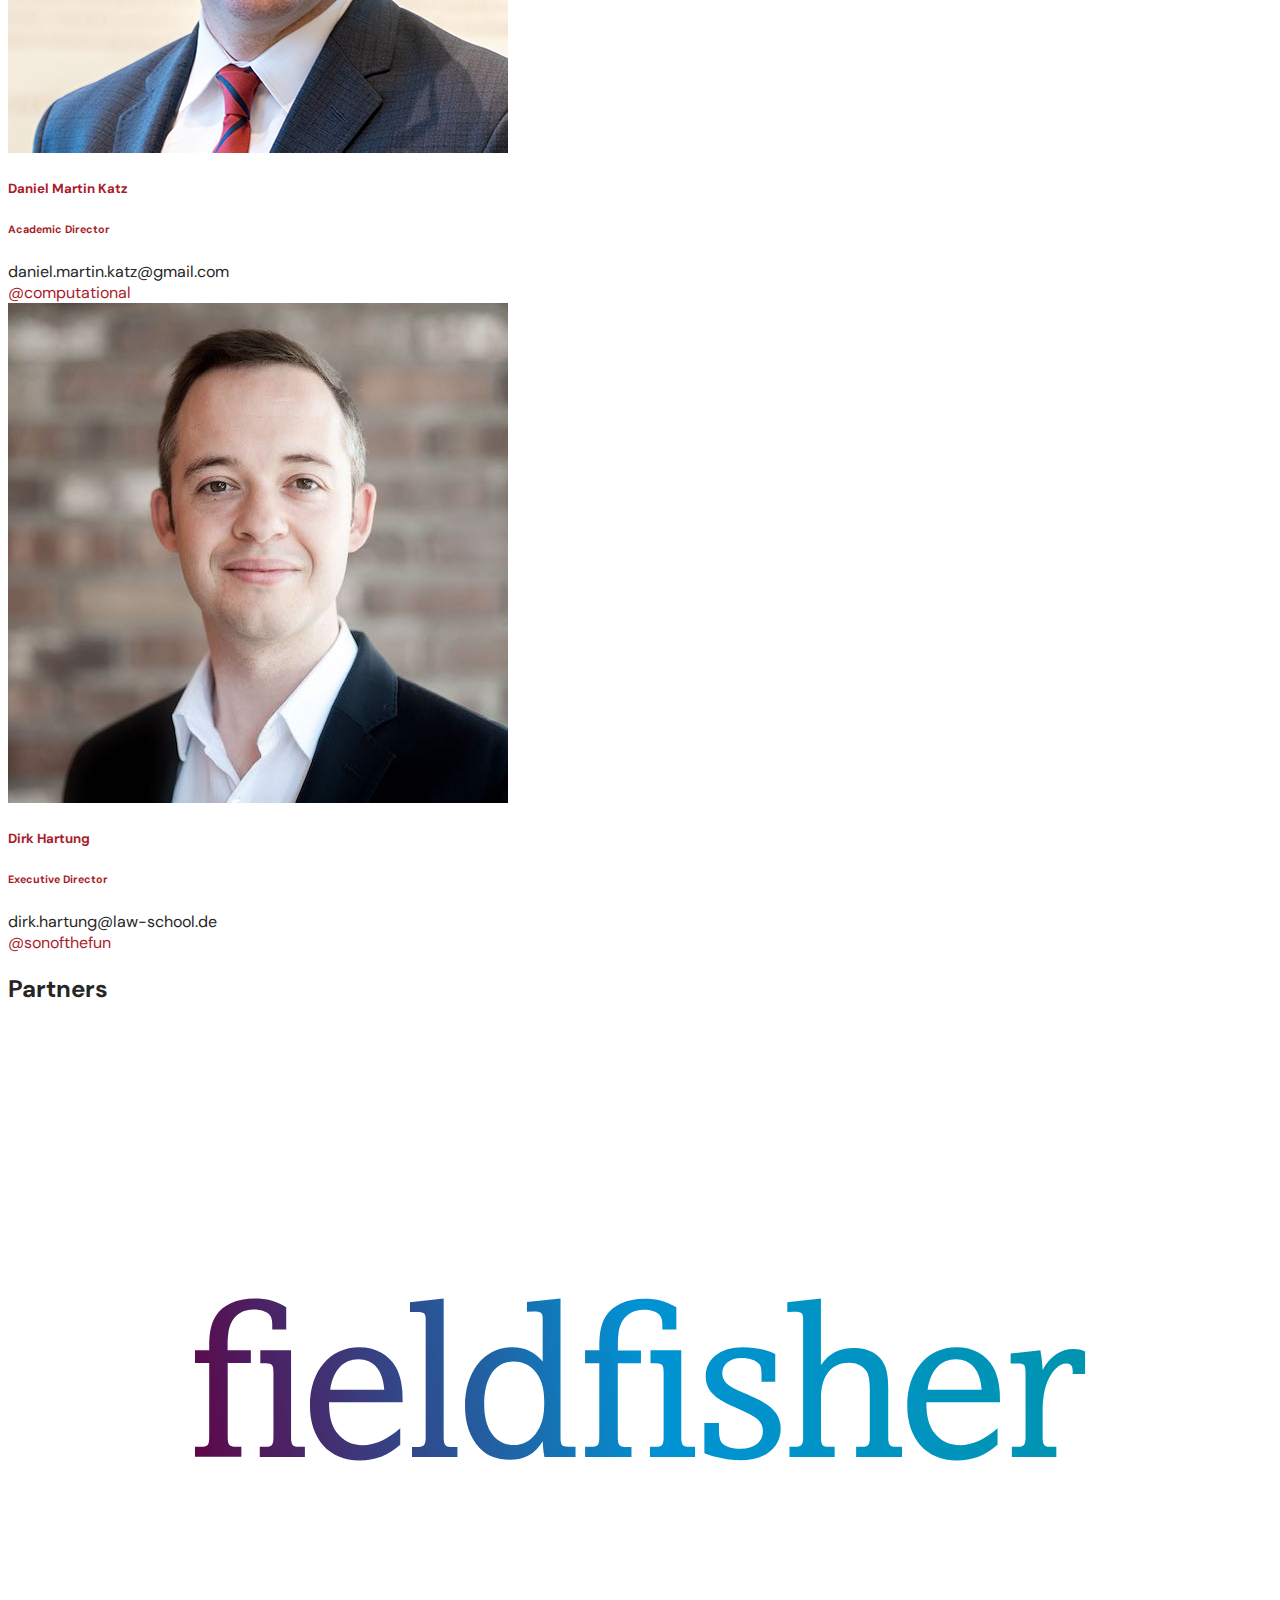
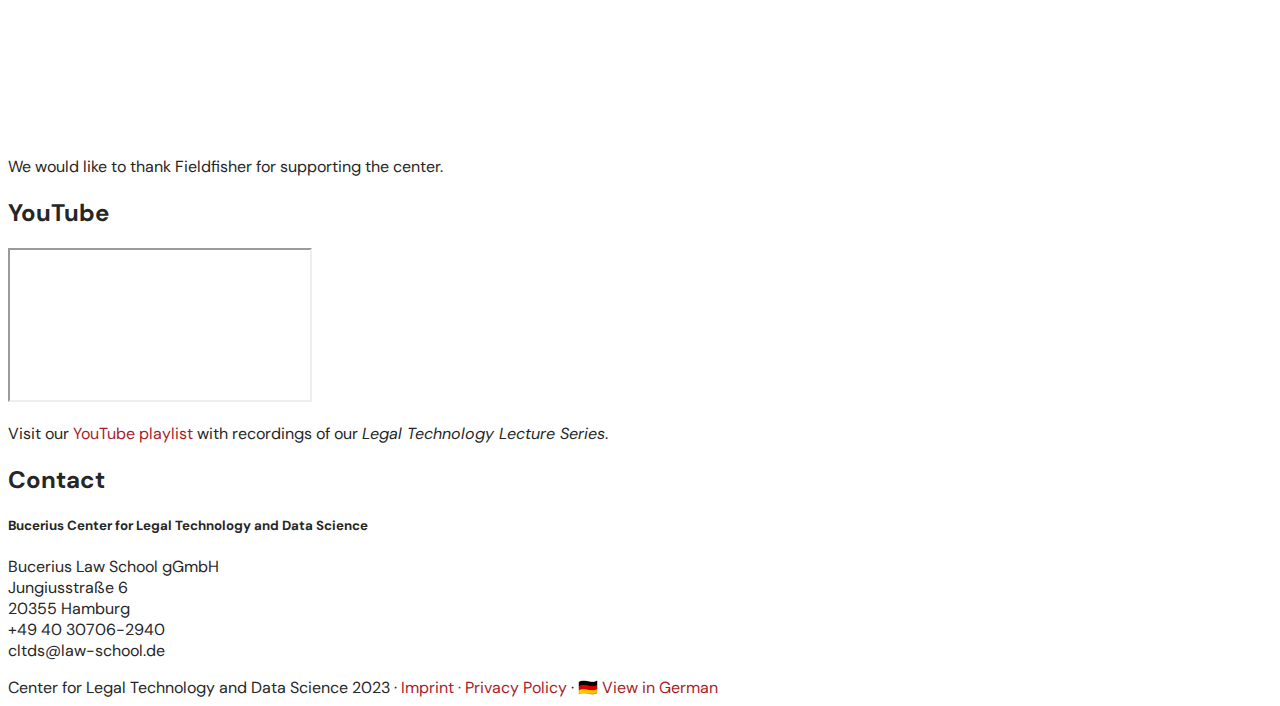
<file: en/index.html>
<!doctype html>
<html lang="de">
	<head>
		<!-- Required meta tags -->
		<meta charset="utf-8">
		<meta name="viewport" content="width=device-width, initial-scale=1">

		<!-- Bootstrap CSS -->
		<link href="https://cdn.jsdelivr.net/npm/bootstrap@5.0.0-beta1/dist/css/bootstrap.min.css" rel="stylesheet" integrity="sha384-giJF6kkoqNQ00vy+HMDP7azOuL0xtbfIcaT9wjKHr8RbDVddVHyTfAAsrekwKmP1" crossorigin="anonymous">
		<link rel="stylesheet" href="https://cdn.jsdelivr.net/npm/bootstrap-icons@1.3.0/font/bootstrap-icons.css">
		
		<!-- Google Fonts -->
		<link rel="preconnect" href="https://fonts.gstatic.com"> 
		<link href="https://fonts.googleapis.com/css2?family=DM+Sans:ital,wght@0,400;0,500;0,700;1,400&display=swap" rel="stylesheet">

		<!-- Bucerius CSS -->
		<link href="../css/style.css" rel="stylesheet">
		<style type="text/css">
			.card
			{
				border:0px;
			}
		</style>

		<title>Bucerius Center for Legal Technology and Data Science</title>
	</head>
	<body>
	<div class="container">
		<div class="row">
			<div class="col-xl-2 col-md-3 col-4">
				<a href="index.html">
					<img src="../svg/logo-text.svg" alt="CLTDS logo">
				</a>
			</div>
			<div class="col-xl-2 col-md-3 col-4">
				<a href="https://www.law-school.de/international" target="_blank">
					<img src="../svg/bucerius.svg" alt="Bucerius Law School gGmbH logo">
				</a>
			</div>
			<div class="col-xl-8 col-md-6 col-12 mt-4">
				<nav class="nav justify-content-end">
					<a class="nav-link" href="#purpose">Mission</a>
					<a class="nav-link" href="#projects">Projects</a>
					<a class="nav-link" href="#people">People</a>
					<a class="nav-link" href="#partners">Partners</a>
					<a class="nav-link" href="#pigeon-carrier">Contact</a>
					<a class="nav-link" href="https://www.law-school.de/rechtliches/impressum">Imprint</a>
				</nav>
			</div>
		</div>
		<div class="row" style="height:33em; background-size:cover; background-image: url(../svg/random.svg); background-repeat:no-repeat;">
			<div class="col-4 align-self-center">
				<h1>Lawyers manage <br>risk and handle <br>complexity.</h1>
			</div>
		</div>
	</div>
	<!-- Problem-->
	<div class="container" id="purpose">
		<h2 class="mt-5 mb-3">Mission</h2>
		<div class="row">
			<div class="col-lg-5 col-xl-4">
				<img src="../img/directors.jpg" class="img-fluid rounded-x" alt="Dan Katz und Dirk Hartung, 2019." title="Dan Katz and Dirk Hartung, 2019">
			</div>
			<div class="col-lg-7 col-xl-8 mt-4 mt-lg-0">
				<p>Increasing amounts of social, economic, and political complexity have manifested as mounting legal complexity. Legal systems need to find mechanisms for coping with these changes and handling the additional complexity. Technology and Data Science can help in this endeavor by evaluating legal systems, identifying potential for improvement, and ensuring Access to Justice.</p>
				<p>Integral to any legal system are its actors. This is why the Bucerius Center for Legal Technology and Data Science has made it its mission to enable interdisciplinary academic research at the interface of legal scholarship and Data Science on one hand and to familiarize the next generation of legal scholars and lawyers with these methods on the other hand. </p>
				<p>The center focuses on the legal market and its regulation, the development and application of technology in law, and quantitative research on law and society. Its goal is to help actors in the legal system in handling legal complexity and managing legal risk.</p>
			</div>
		</div>
	</div>
	<div class="container" id="projects">
		<h2 class="mt-5 mb-3">Projects</h1>
		<div class="row row-cols-xl-4 row-cols-md-2 row-cols-1">
			<div class="col my-3">
				<a href="https://www.hilano.de/" target="_blank">
					<div class="card bg-bls-yellow rounded-x">
						<img class="card-img rounded-x" src="../svg/hilano.svg" alt="HILANO" title="HILANO" style="opacity:42%;">
						<div class="card-img-overlay btext">
							<h3>HILANO 🇩🇪</h3>
						</div>
					</div>
				</a>
			</div>
			<div class="col my-3">
				<a href="legal-data-science.html">
					<div class="card bg-bls-red rounded-x">
							<img class="card-img rounded-x" src="../svg/legal-data-science.svg" alt="Legal Data Science" title="Legal Data Science" style="opacity:42%;">
						<div class="card-img-overlay wtext">
							<h4>Research Group <br>Legal Data Science</h4>
						</div>
					</div>
				</a>
			</div>
			<div class="col my-3">
				<a href="https://www.law-school.de/international/education/bucerius-summer-programs/legal-technology-and-operations" target="_blank">
					<div class="card bg-bls-dyellow rounded-x">
						<img class="card-img rounded-x" src="../svg/bsplto.svg" alt="Summer Program Legal Technology and Operations" title="Summer Program Legal Technology and Operations" style="opacity:42%;">
						<div class="card-img-overlay btext">
							<h4>Summer Program <br>Legal Technology <br>and Operations</h4>
						</div>
					</div>
				</a>
			</div>
			<div class="col my-3">
				<a href="https://techsummer.law-school.de" target="_blank">
					<div class="card bg-bls-graphite rounded-x">
							<img class="card-img rounded-x" src="../svg/blte.svg" alt="Legal Tech Essentials" title="Bucerius Legal Tech Essentials" style="opacity:42%;">
						<div class="card-img-overlay wtext">
						<h4>Legal Tech Essentials</h4>
						</div>
					</div>
				</a>
			</div>
			<div class="col my-3">
				<a href="https://www.law-school.de/studium/jurastudium/ueber-das-studium/zusatzzertifikate#c20150" target="_blank">
					<div class="card bg-bls-blue rounded-x">
							<img class="card-img rounded-x" src="../svg/tech-certificate.svg" alt="Technologiezertifikat" title="Bucerius Technologiezertifikat" style="opacity:42%;">
						<div class="card-img-overlay btext">
							<h4>Technology <br>Certificate 🇩🇪</h4>
						</div>
					</div>
				</a>
			</div>
			<div class="col my-3">
				<a href="studies.html" target="_blank">
					<div class="card bg-bls-dblue rounded-x">
							<img class="card-img rounded-x" src="../svg/studies.svg" alt="Studien zum Rechtsmarkt" title="Studien zum Rechtsmarkt" style="opacity:22%;">
						<div class="card-img-overlay wtext">
							<h4>Studies</h4>
						</div>
					</div>
				</a>
			</div>
			<div class="col my-3">
				<a href="https://www.physicsoflaw.com" target="_blank">
					<div class="card bg-bls-yellow rounded-x">
							<img class="card-img rounded-x" src="../svg/physics-of-law.svg" alt="Konferenz Physics of Law" title="Konferenz Physics of Law" style="opacity:22%;">
						<div class="card-img-overlay btext">
							<h4>Conference: Physics of Law</h4>
						</div>
					</div>
				</a>
			</div>
			<div class="col my-3">
				<a href="https://www.law-school.de/international/education/master-of-law-and-business/academics/specializations/legal-technology-and-operations" target="_blank">
					<div class="card bg-bls-red rounded-x">
							<img class="card-img rounded-x" src="../svg/mlb-specialization.svg" alt="Spezialisierung im MLB" title="Spezialisierung im MLB" style="opacity:22%;">
						<div class="card-img-overlay wtext">
							<h4>Legal Technology Specialization (MLB)</h4>
						</div>
					</div>
				</a>
			</div>
		</div>
	</div>
	
	<!-- Team -->
	<div class="container" id="people">
		<h2 class="mt-5 mb-3">People</h2>
		<div class="row row-cols-md-2 row-cols-1 m-xl-5">
			<div class="col mb-3">
				
					<div class="card bg-light rounded-x h-100 m-xl-3 p-2">
						<a href="people/dan.html">
							<img src="../img/dan-katz.jpg" class="card-img-top rounded-circle p-2" alt="Daniel Martin Katz">
						</a>
						<div class="card-body">
							<a href="people/dan.html">
								<h5 class="card-title">Daniel Martin Katz</h5>
								<h6 class="text-muted">Academic Director</h6>
							</a>
							&#x64;&#x61;&#x6E;&#x69;&#x65;<!--&#x40;-->&#x6C;&#x2E;&#x6D;&#x61;<!--.com-->&#x72;&#x74;&#x69;<!--&#x40;-->&#x6E;&#x2E;&#x6B;&#x61;&#x74;&#x7A;&#x40;<wbr><!--.com-->&#x67;<!--&#x40;-->&#x6D;&#x61;&#x69;&#x6C;&#x2E;&#x63;<!--&#x40;-->&#x6F;&#x6D;<br>
							<a href="https://twitter.com/computational">@computational</a>
						</div>
					</div>
			</div>
			<div class="col mb-3">
					<div class="card bg-light rounded-x h-100 m-xl-3 p-2">
						<a href="people/dirk.html">
							<img src="../img/dirk-hartung.jpg" class="card-img-top rounded-circle p-2" alt="Dirk Hartung">
						</a>
						<div class="card-body">
							<a href="people/dirk.html">
								<h5 class="card-title">Dirk Hartung</h5>
								<h6 class="text-muted">Executive Director</h6>
							</a>
							&#x64;&#x69;<!--&#x40;-->&#x72;&#x6B;&#x2E;&#x68;&#x61;&#x72;&#x74;&#x75;&#x6E;&#x67;&#x40;&#x6C;<!--.com-->&#x61;&#x77;<!--&#x40;-->&#x2D;&#x73;&#x63;&#x68;&#x6F;&#x6F;<!--&#x40;-->&#x6C;&#x2E;&#x64;&#x65;<br>
							<a href="https://twitter.com/sonofthefun">@sonofthefun</a>
						</div>
					</div>
			</div>
			
		</div>	
		<div class="container my-5 h-100" id="partners">
			<div class="row">
				<div class="col-lg-6 col-12 h-100">
					<h2 class="mt-5 mb-3">Partners</h2>
						<div class="card bg-light rounded-x"><img class="card-img rounded-x img-fluid" src="../svg/fieldfisher.svg" alt="Fieldfisher">
						</div>
					</a>
					<p class="mt-3">We would like to thank Fieldfisher for supporting the center.</p>
				</div>
				<div class="col-lg-6 col-12 h-100" style="">
					<h2 class="mt-5 mb-3">YouTube</h2>
					<div class="card">
							<div class="ratio ratio-16x9" style="">
								<iframe src="https://www.youtube-nocookie.com/embed/nBeL6MBzSY8" allow="accelerometer; autoplay; clipboard-write; encrypted-media; gyroscope; picture-in-picture" allowfullscreen></iframe>
							</div>
					</div>
					<p class="mt-3">Visit our <a href="https://www.youtube.com/watch?v=nBeL6MBzSY8&list=PLPJgLCEwWmcPVEIVQadSn973cl4Dlo4eO&index=1" target="_blank">YouTube playlist</a> with recordings of our <em>Legal Technology Lecture Series</em>.
				</div>
			</div>
		</div>
		<div class="container my-5 h-100" id="pigeon-carrier">
			<h2 class="mt-5 mb-5">Contact</h2>
			<h5>Bucerius Center for Legal Technology and Data Science</h5>
			<p>Bucerius Law School gGmbH<br>
			Jungiusstra&szlig;e 6<br>20355 Hamburg<br>
			+49 40 30706-2940<br>
			&#x63;&#x6C;&#x74;<!--&#x40;-->&#x64;&#x73;&#x40;<!--&#x40;-->&#x6C;&#x61;&#x77;&#x2D;&#x73;&#x63;&#x68;&#x6F;&#x6F;&#x6C;&#x2E;<!--&#x40;-->&#x64;&#x65;
		</div>
</div>
		<div class="footer container my-5 text-center" id="imprint">
			Center for Legal Technology and Data Science 2023 · 
			<a href="https://www.law-school.de/international/legal/privacy-policy" target="">Imprint · Privacy Policy</a> · <a href="../index.html">🇩🇪 View in German</a>
		</div>
		
		<!-- Bootstrap JS -->
		<script src="https://cdn.jsdelivr.net/npm/bootstrap@5.0.0-beta1/dist/js/bootstrap.bundle.min.js" integrity="sha384-ygbV9kiqUc6oa4msXn9868pTtWMgiQaeYH7/t7LECLbyPA2x65Kgf80OJFdroafW" crossorigin="anonymous"></script>
	</body>
</html>
</file>
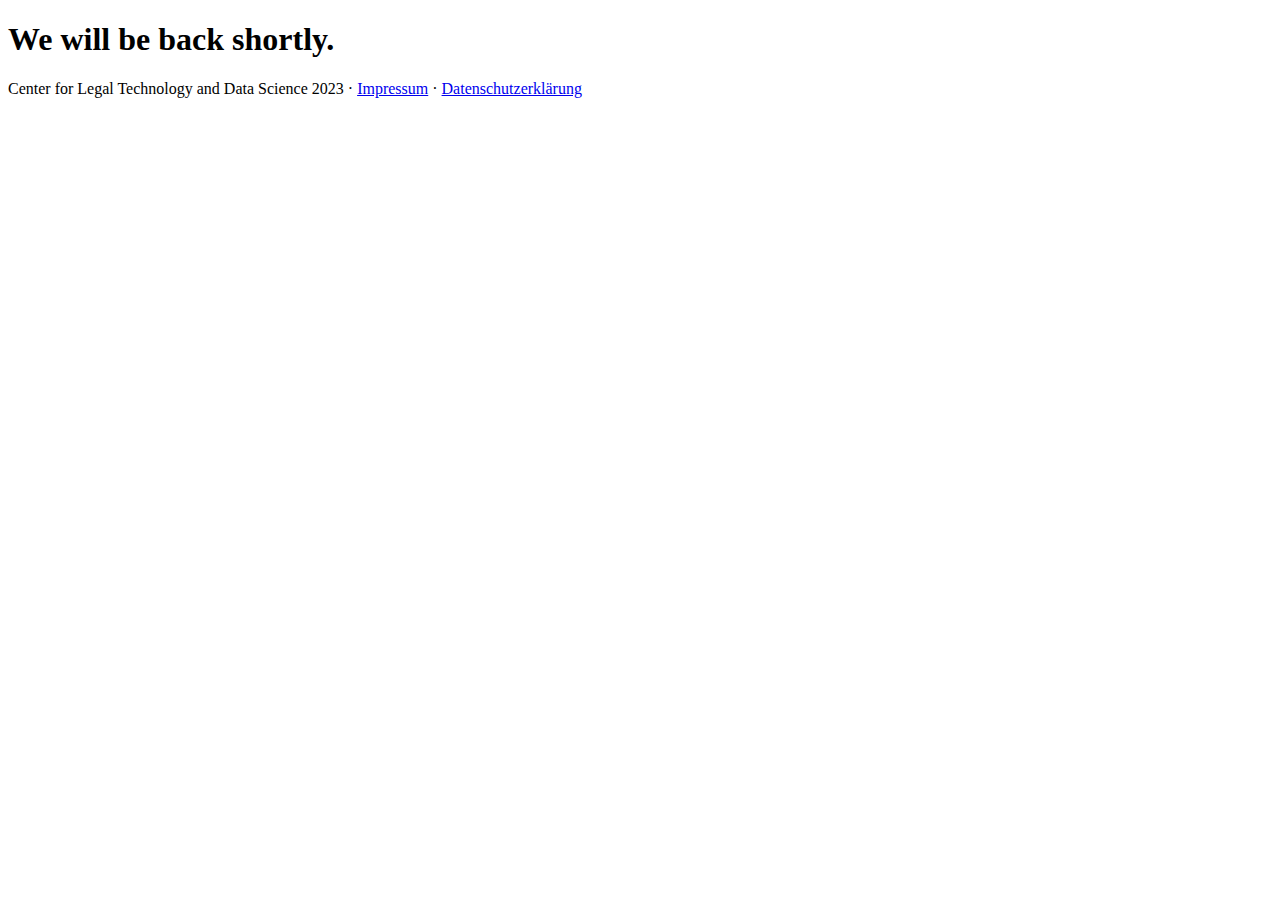
<file: de/default.html>
<!doctype html>
<html lang="de">
	<head>
		<!-- Required meta tags -->
		<meta charset="utf-8">
		<meta name="viewport" content="width=device-width, initial-scale=1">

		<!-- Bootstrap CSS -->
		<link href="https://cdn.jsdelivr.net/npm/bootstrap@5.0.0-beta1/dist/css/bootstrap.min.css" rel="stylesheet" integrity="sha384-giJF6kkoqNQ00vy+HMDP7azOuL0xtbfIcaT9wjKHr8RbDVddVHyTfAAsrekwKmP1" crossorigin="anonymous">
		<link rel="stylesheet" href="https://cdn.jsdelivr.net/npm/bootstrap-icons@1.3.0/font/bootstrap-icons.css">
		
		<!-- Google Fonts -->
		<link rel="preconnect" href="https://fonts.gstatic.com"> 
		<link href="https://fonts.googleapis.com/css2?family=DM+Sans:ital,wght@0,400;0,500;0,700;1,400&display=swap" rel="stylesheet">

		<title>Bucerius Center for Legal Technology and Data Science</title>
	</head>
	<body>
		<h1>We will be back shortly.</h1>
		<div class="footer container my-5 text-center" id="imprint">
			Center for Legal Technology and Data Science 2023 · 
			<a href="https://www.law-school.de/rechtliches/impressum" target="">Impressum</a> · <a href="https://www.law-school.de/datenschutzerklaerung">Datenschutzerkl&auml;rung</a>
		</div>
		
		<!-- Bootstrap JS -->
		<script src="https://cdn.jsdelivr.net/npm/bootstrap@5.0.0-beta1/dist/js/bootstrap.bundle.min.js" integrity="sha384-ygbV9kiqUc6oa4msXn9868pTtWMgiQaeYH7/t7LECLbyPA2x65Kgf80OJFdroafW" crossorigin="anonymous"></script>
	</body>
</html>
</file>
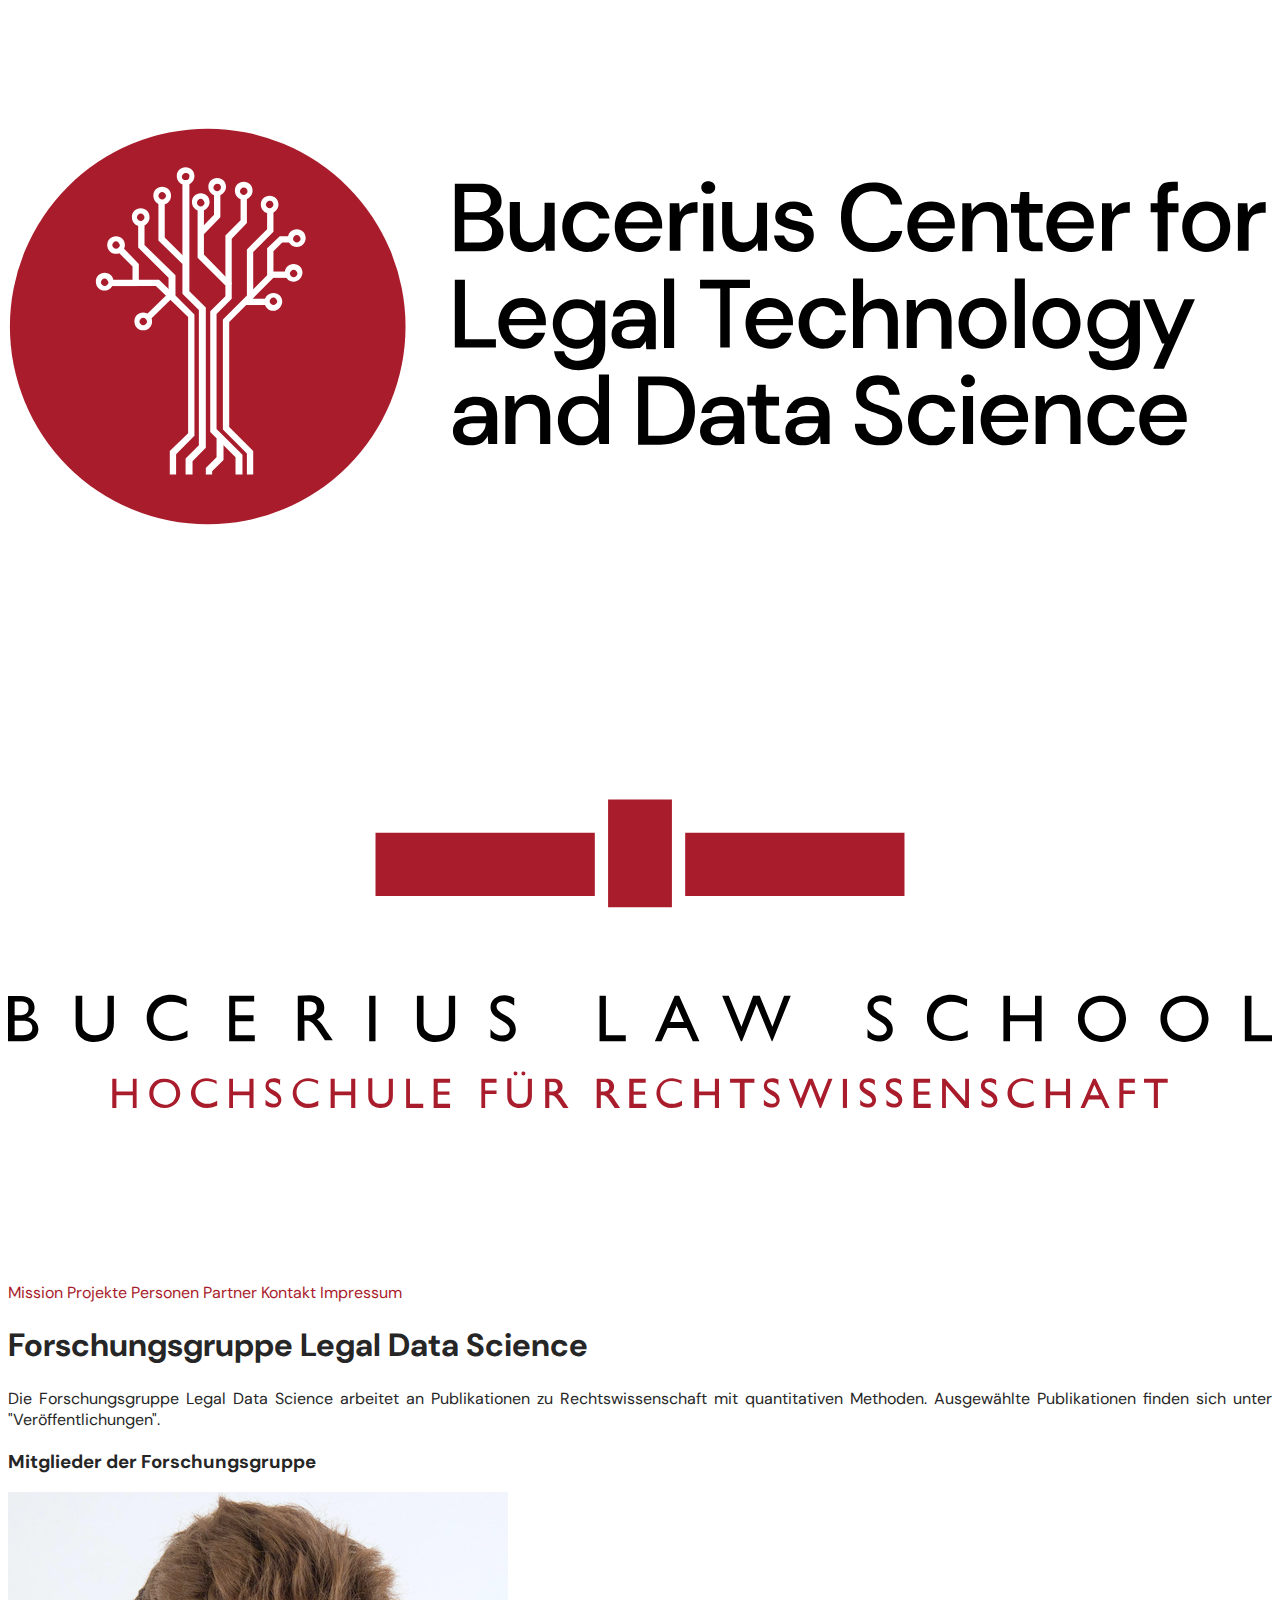
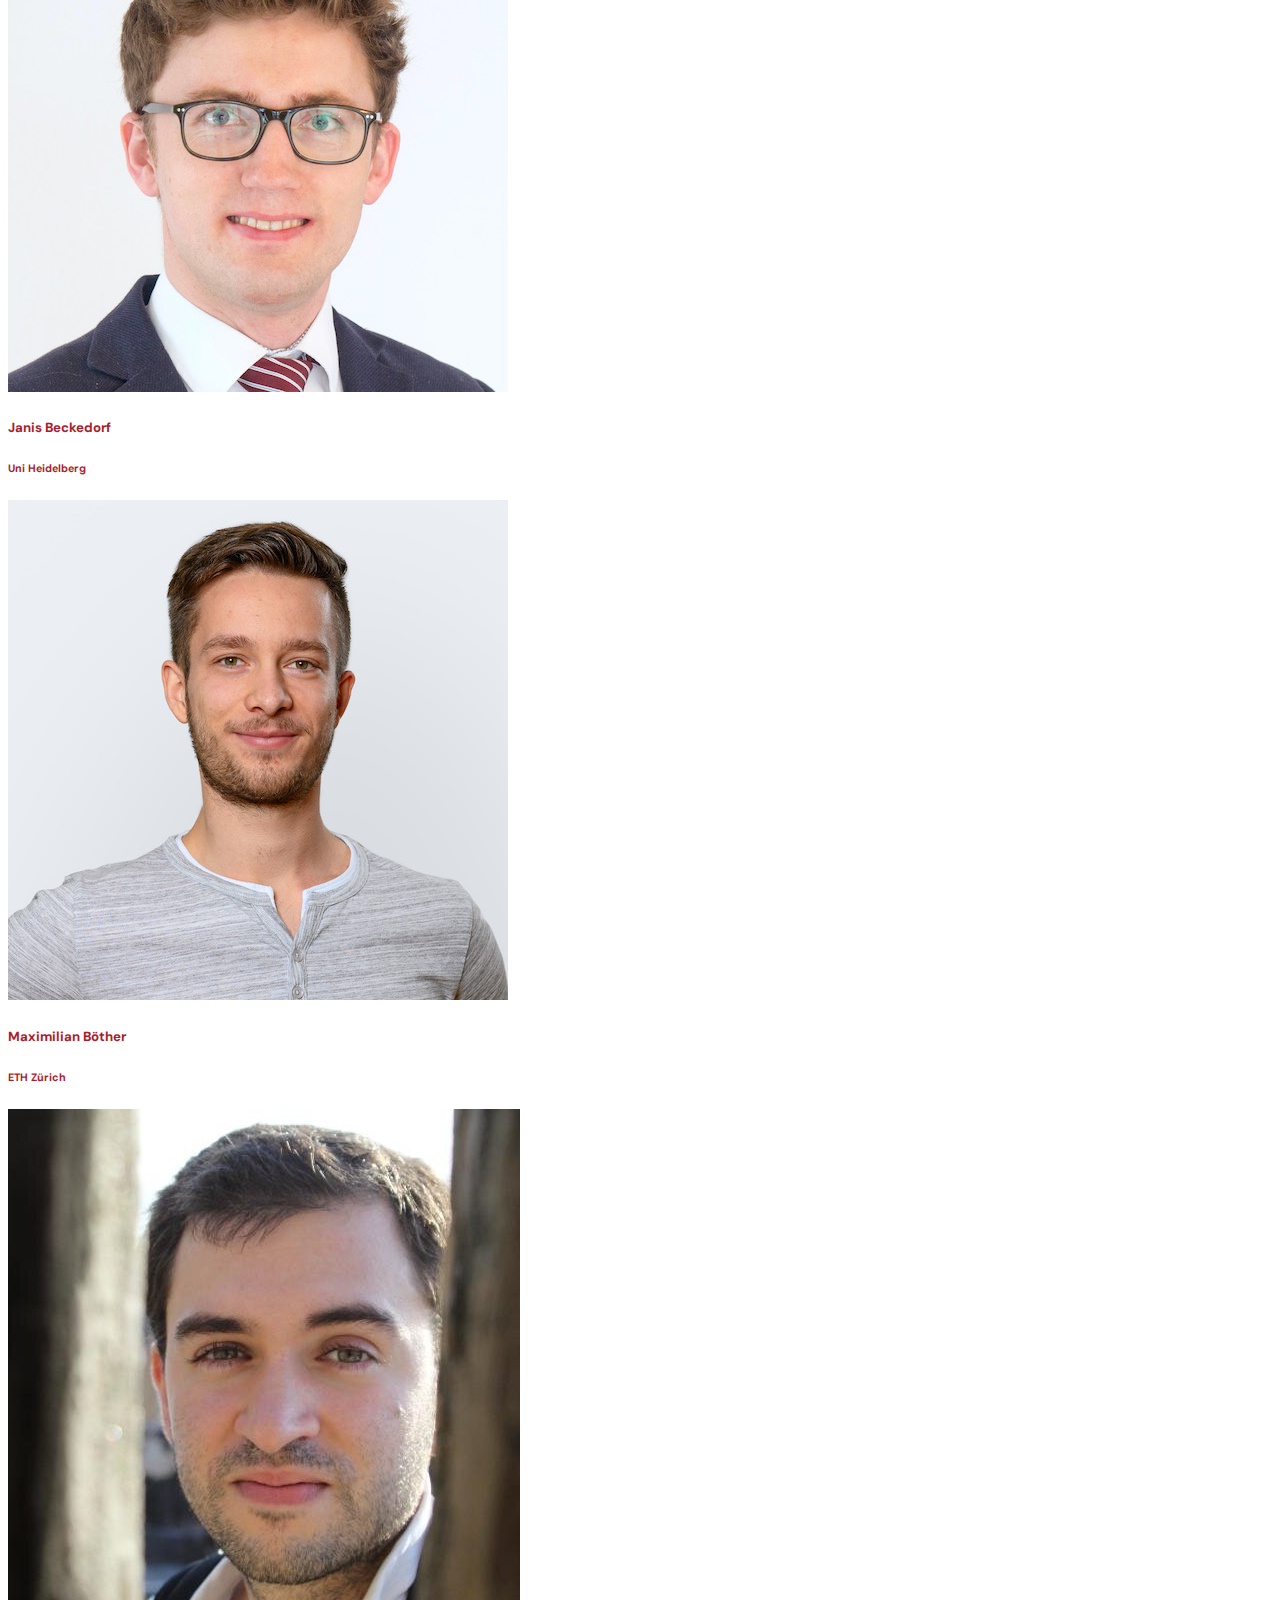
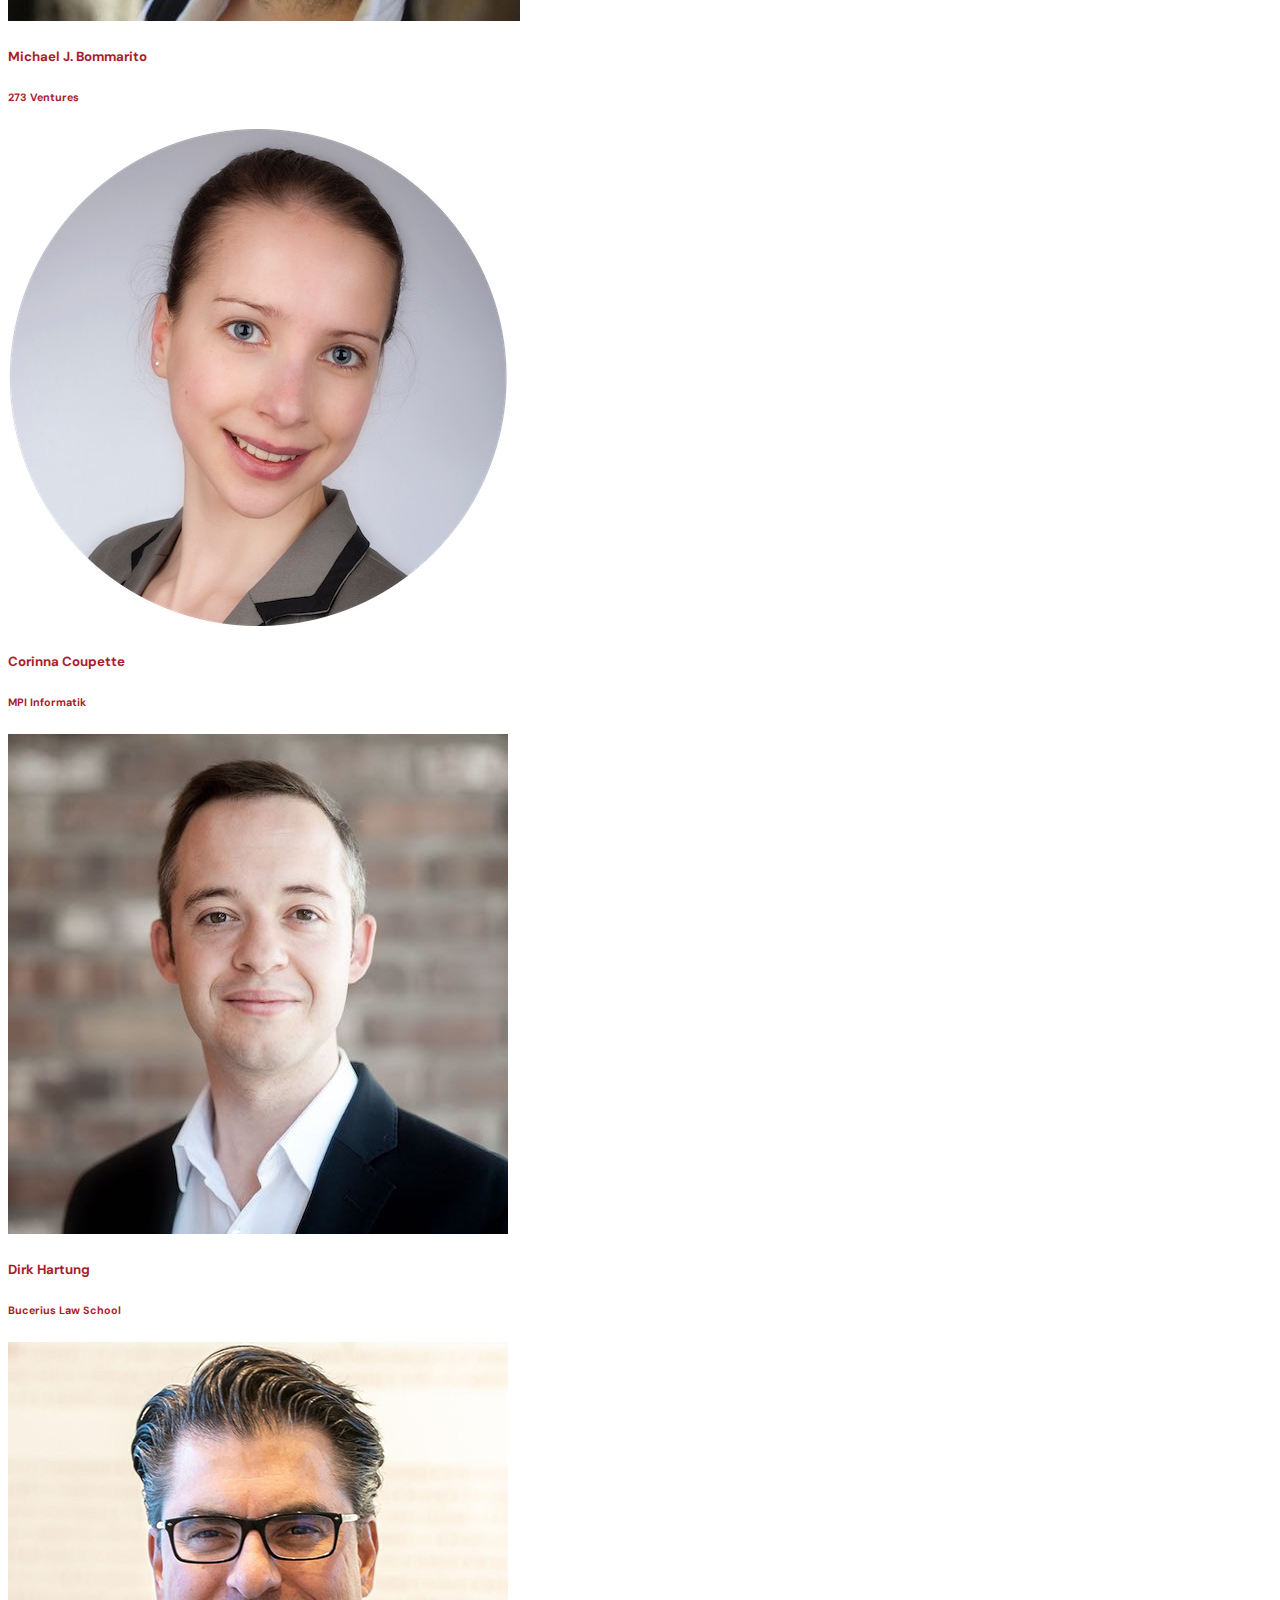
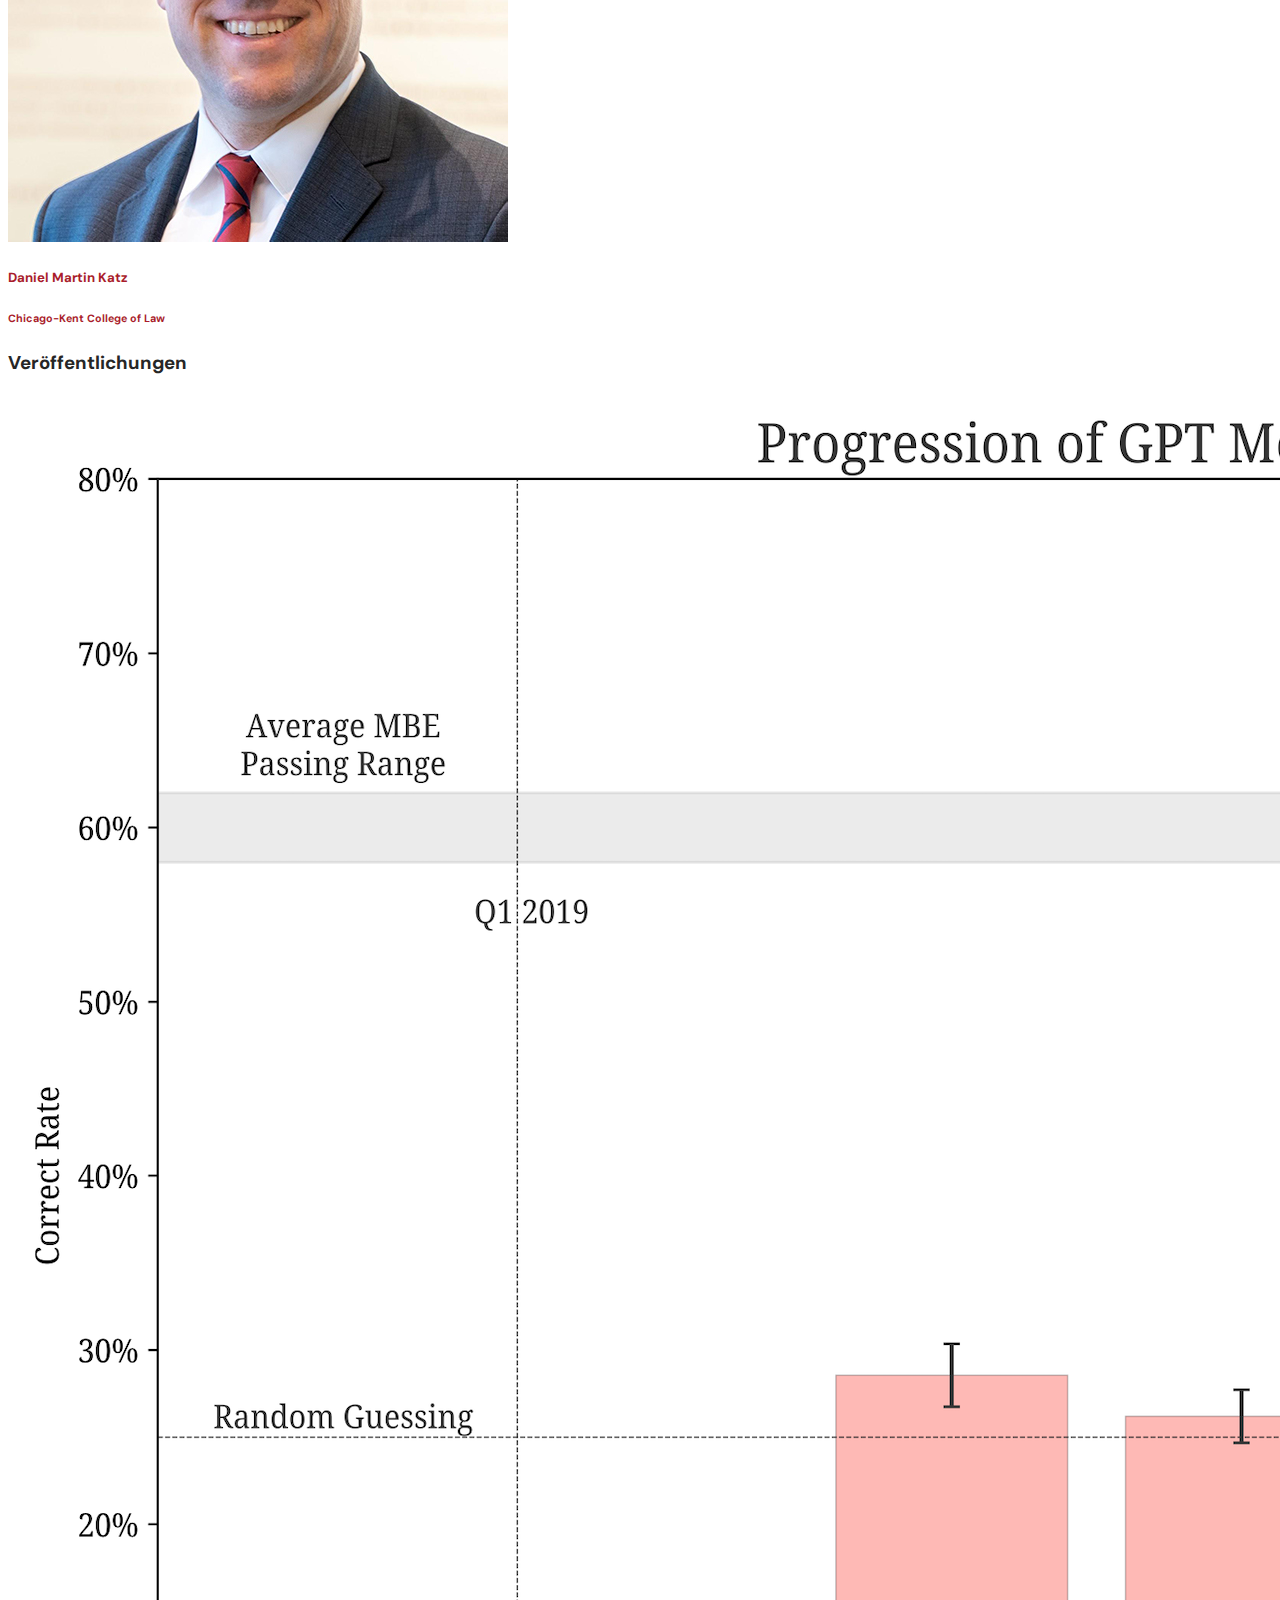
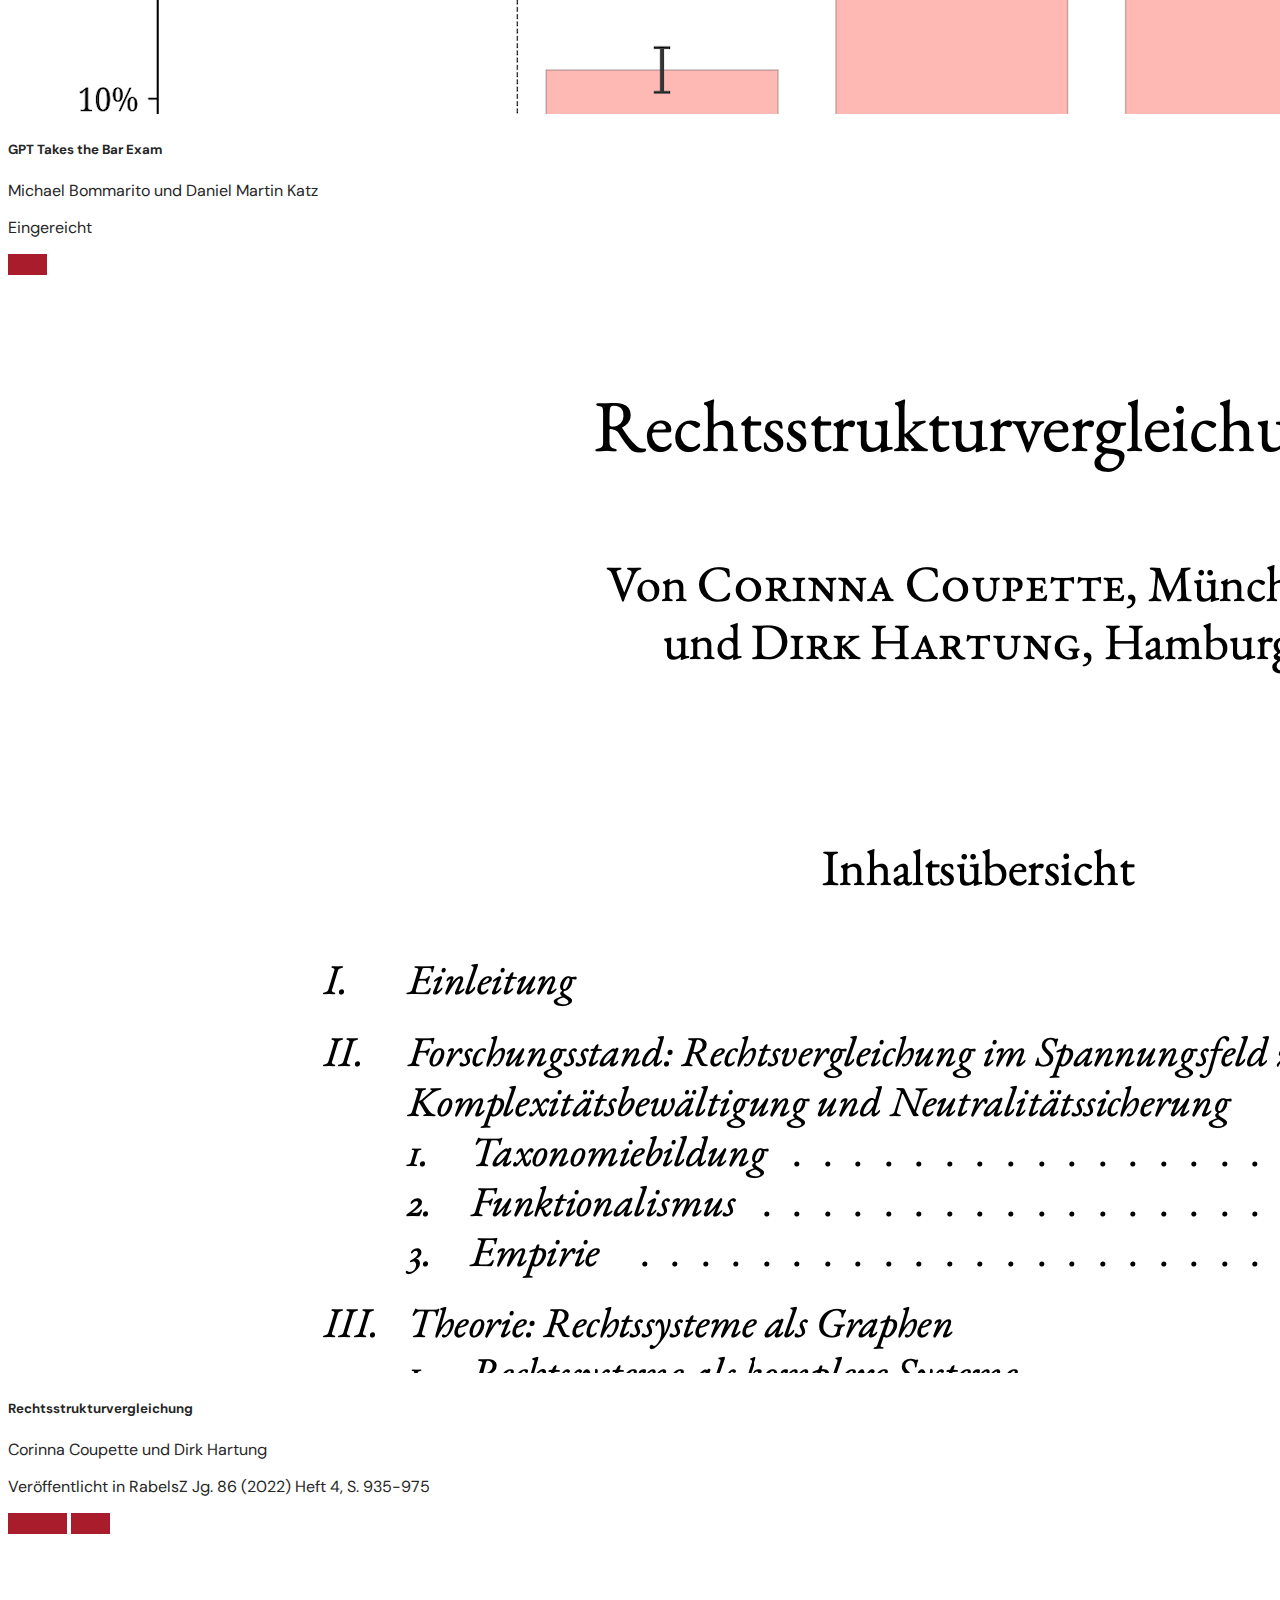
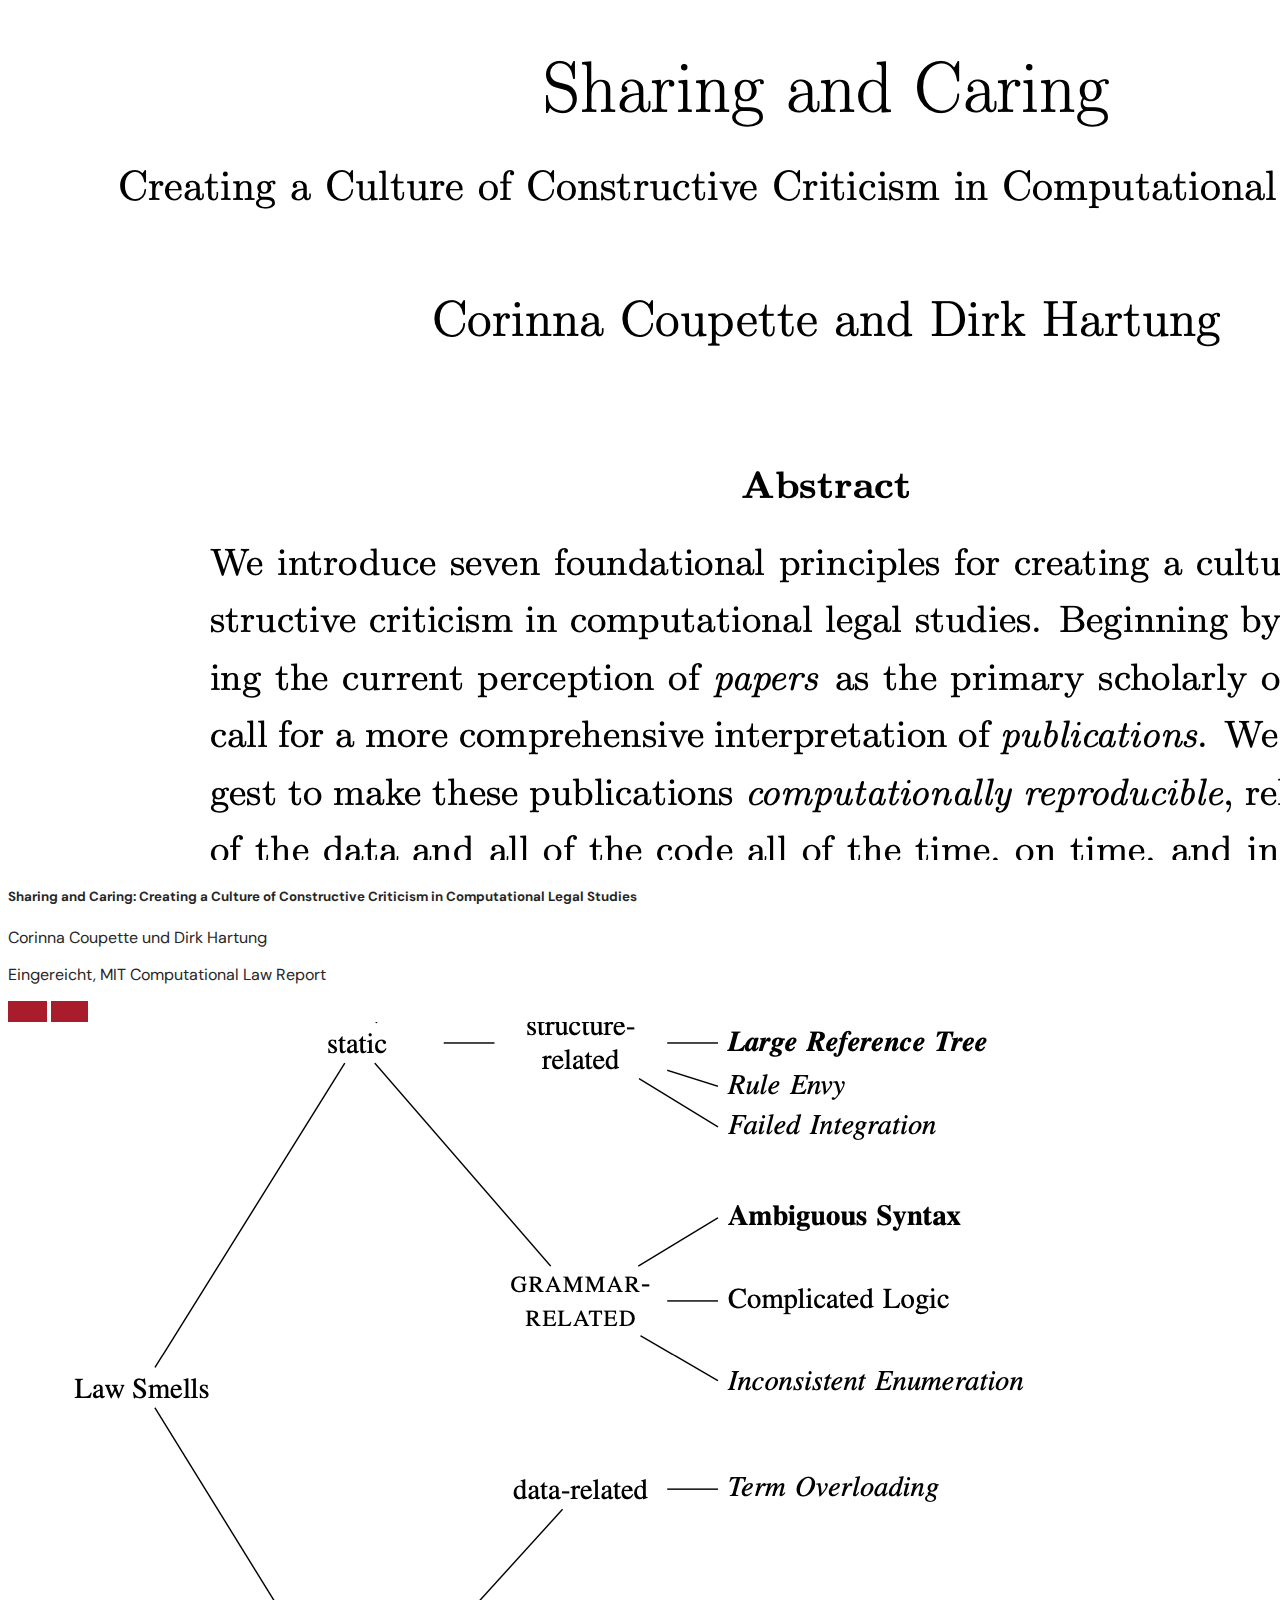
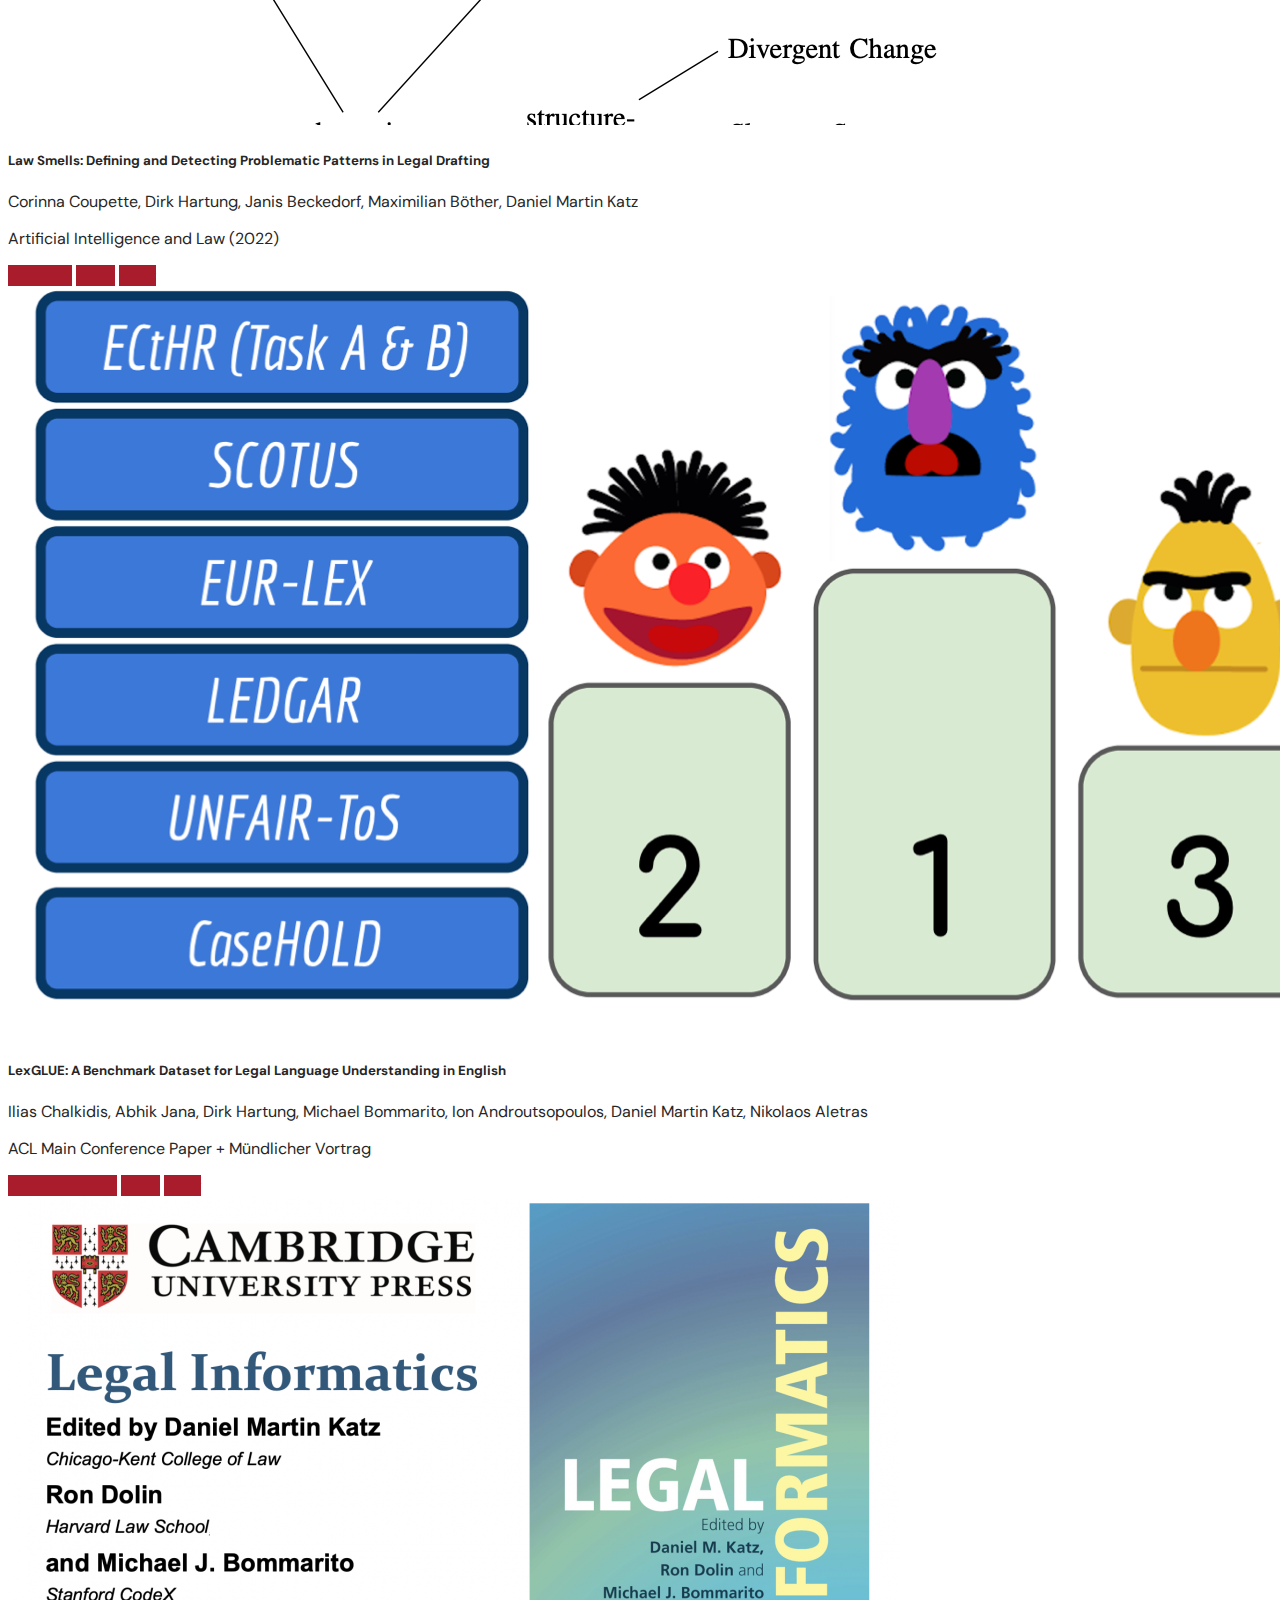
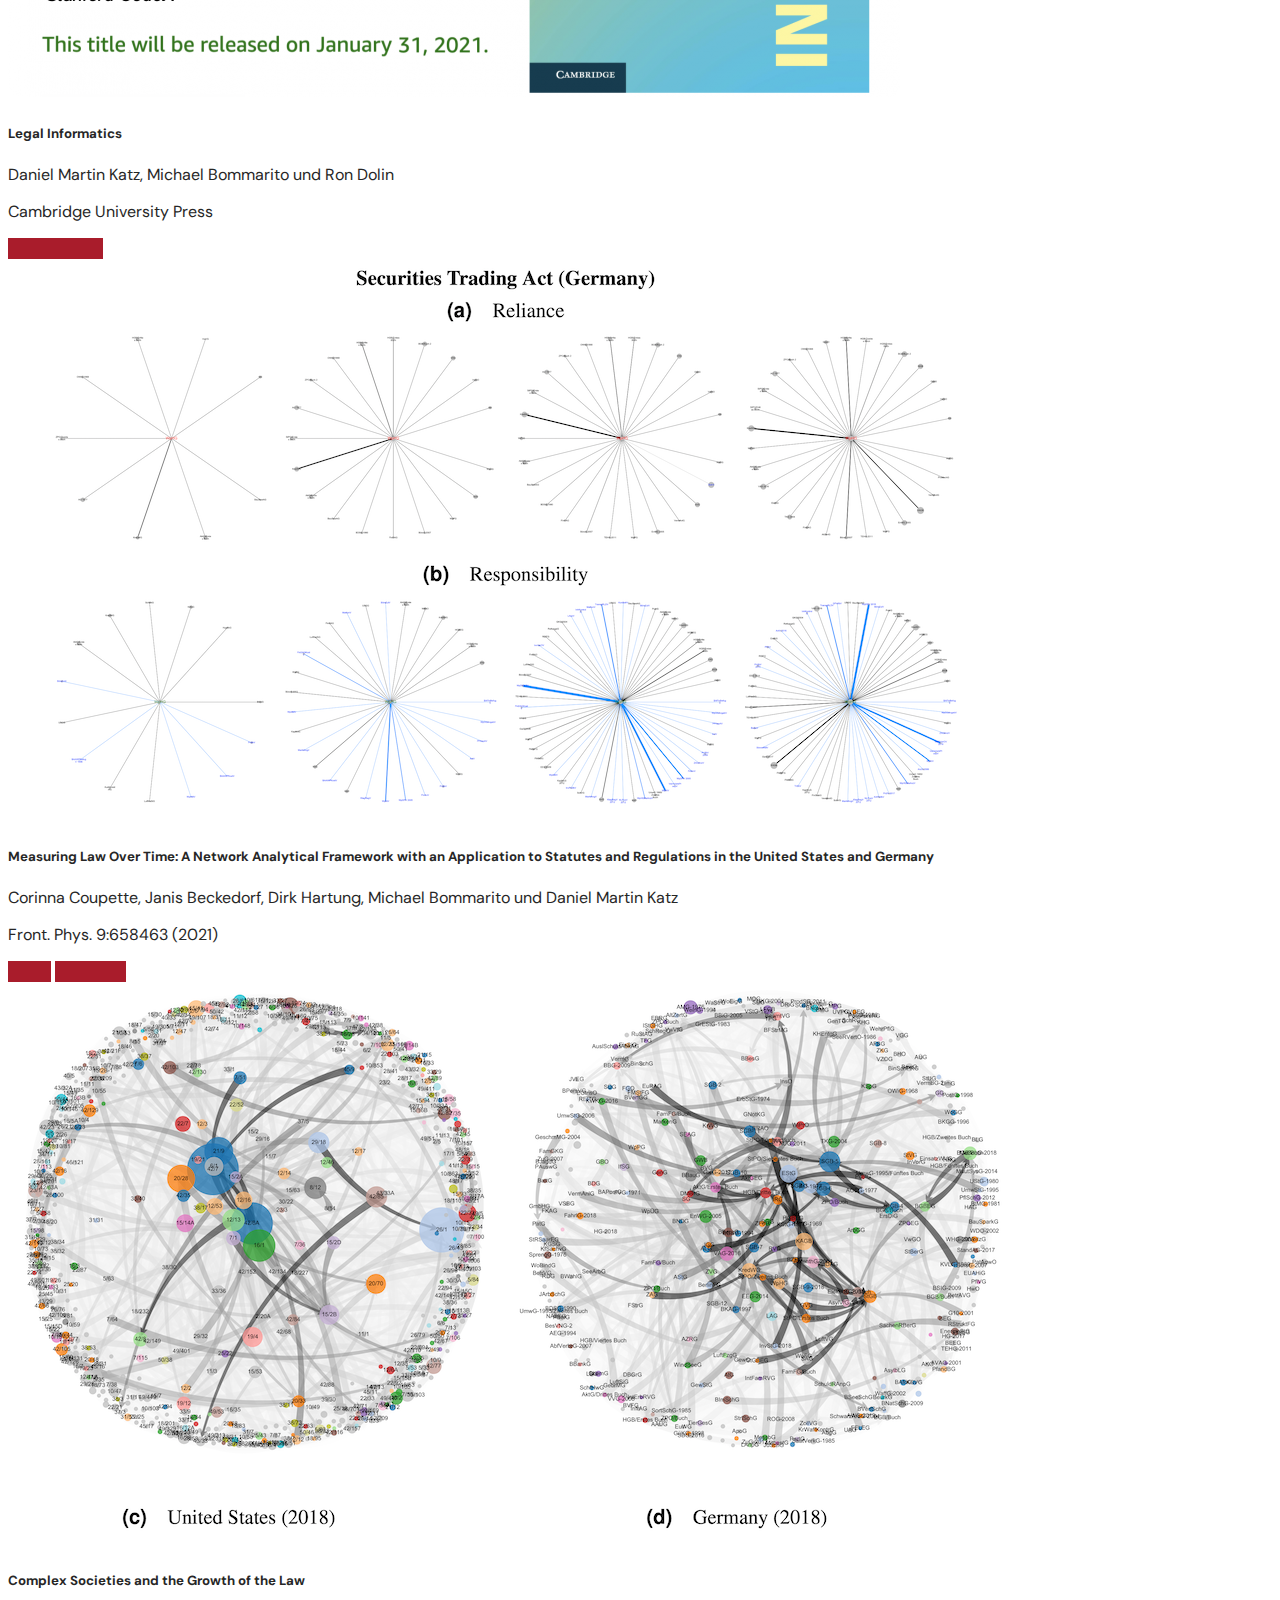
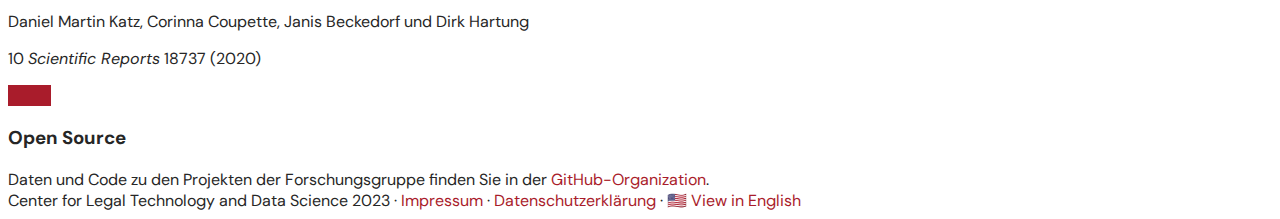
<file: de/legal-data-science.html>
<!doctype html>
<html lang="de">
	<head>
		<!-- Required meta tags -->
		<meta charset="utf-8">
		<meta name="viewport" content="width=device-width, initial-scale=1">

		<!-- Bootstrap CSS -->
		<link href="https://cdn.jsdelivr.net/npm/bootstrap@5.0.0-beta1/dist/css/bootstrap.min.css" rel="stylesheet" integrity="sha384-giJF6kkoqNQ00vy+HMDP7azOuL0xtbfIcaT9wjKHr8RbDVddVHyTfAAsrekwKmP1" crossorigin="anonymous">
		<link rel="stylesheet" href="https://cdn.jsdelivr.net/npm/bootstrap-icons@1.3.0/font/bootstrap-icons.css">
		
		<!-- Google Fonts -->
		<link rel="preconnect" href="https://fonts.gstatic.com"> 
		<link href="https://fonts.googleapis.com/css2?family=DM+Sans:ital,wght@0,400;0,500;0,700;1,400&display=swap" rel="stylesheet">

		<!-- Bucerius CSS -->
		<link href="../css/style.css" rel="stylesheet">
		<style type="text/css">
		
		</style>

		<title>Legal Data Science · Bucerius Center for Legal Technology and Data Science</title>
	</head>
	<body>
		<div class="container">
			<div class="row">
				<div class="col-xl-2 col-md-3 col-4">
					<a href="../index.html">
						<img src="../svg/logo-text.svg" alt="CLTDS logo">
					</a>
				</div>
				<div class="col-xl-2 col-md-3 col-4">
					<a href="https://www.law-school.de" target="_blank">
						<img src="../svg/bucerius.svg" alt="Bucerius Law School gGmbH logo">
					</a>
				</div>
				<div class="col-xl-8 col-md-6 col-12 mt-4">
					<nav class="nav justify-content-end">
						<a class="nav-link" href="../index.html#purpose">Mission</a>
						<a class="nav-link" href="../index.html#projects">Projekte</a>
						<a class="nav-link" href="../index.html#people">Personen</a>
						<a class="nav-link" href="../index.html#partners">Partner</a>
						<a class="nav-link" href="../index.html#pigeon-carrier">Kontakt</a>
						<a class="nav-link" href="https://www.law-school.de/rechtliches/impressum">Impressum</a>
					</nav>
				</div>
			</div>
		</div>
		<div class="container mt-5">
			<h1 class="mb-3">Forschungsgruppe Legal Data Science</h1>
			<p>Die Forschungsgruppe Legal Data Science arbeitet an Publikationen zu Rechtswissenschaft mit quantitativen Methoden. Ausgewählte Publikationen finden sich unter "Veröffentlichungen".</p>
		</div>
		<div class="container mt-5">
			<h3 class="mb-3">Mitglieder der Forschungsgruppe</h3>
			<div class="row row-cols-lg-6 row-cols-2">
				<div class="col mb-3">
					<div class="card bg-light rounded-x h-100 m-xl-3 p-2">
						<a href="https://janisbeckedorf.de">
						<img src="../img/janis-beckedorf.jpg" class="card-img-top rounded-circle img-fluid" alt="Janis Beckedorf">
						</a>
						<div class="card-body rounded-x">
							<a href="https://janisbeckedorf.de">
								<h5 class="card-title">Janis Beckedorf</h5>
								<h6 class="text-muted">Uni Heidelberg</h6>	
							</a>
						</div>
					</div>
				</div>
				<div class="col mb-3">
					<div class="card bg-light rounded-x h-100 m-xl-3 p-2">
						<a href="https://mboether.com">
						<img src="../img/maxi-boether.jpg" class="card-img-top rounded-circle img-fluid" alt="Maximilian Böther">
						</a>
						<div class="card-body rounded-x">
							<a href="https://mboether.com">
								<h5 class="card-title">Maximilian B&ouml;ther</h5>
								<h6 class="text-muted">ETH Z&uuml;rich</h6>	
							</a>
						</div>
					</div>
				</div>
				<div class="col mb-3">
					<div class="card bg-light rounded-x h-100 m-xl-3 p-2">
						<a href="https://www.linkedin.com/in/bommarito">
						<img src="../img/mike-bommarito.jpg" class="card-img-top rounded-circle img-fluid" alt="Mike Bommarito">
						</a>
						<div class="card-body rounded-x">
							<a href="https://www.linkedin.com/in/bommarito">
								<h5 class="card-title">Michael J. Bommarito</h5>
								<h6 class="text-muted">273 Ventures</h6>	
							</a>
						</div>
					</div>
				</div>
				<div class="col mb-3">
					<div class="card bg-light rounded-x h-100 m-xl-3 p-2">
						<a href="https://de.linkedin.com/in/corinnacoupette">
						<img src="../img/corinna-coupette.jpg" class="card-img-top rounded-circle img-fluid" alt="Corinna Coupette">
						</a>
						<div class="card-body rounded-x">
							<a href="https://de.linkedin.com/in/corinnacoupette">
								<h5 class="card-title">Corinna Coupette</h5>
								<h6 class="text-muted">MPI Informatik</h6>	
							</a>
						</div>
					</div>
				</div>
				<div class="col mb-3">
					<div class="card bg-light rounded-x h-100 m-xl-3 p-2">
						<a href="people/dirk.html">
							<img src="../img/dirk-hartung.jpg" class="card-img-top rounded-circle img-fluid" alt="Dirk Hartung">
						</a>
						<div class="card-body rounded-x">
							<a href="people/dirk.html">
								<h5 class="card-title">Dirk Hartung</h5>
								<h6 class="text-muted">Bucerius Law School</h6>
							</a>
						</div>
					</div>
				</div>
				<div class="col mb-3">
					<div class="card bg-light rounded-x h-100 m-xl-3 p-2">
						<a href="people/dan.html">
							<img src="../img/dan-katz.jpg" class="card-img-top rounded-circle img-fluid" alt="Daniel Martin Katz">
						</a>
						<div class="card-body rounded-x">
							<a href="people/dan.html">
								<h5 class="card-title">Daniel Martin Katz</h5>
								<h6 class="text-muted">Chicago-Kent College of Law</h6>
							</a>
						</div>
					</div>
				</div>				
			</div>	
		</div>
		<div class="container mt-5">
			<h3 class="mt-4 mb-3">Ver&ouml;ffentlichungen</h5>
			<div class="row row-cols-1 row-cols-lg-2">
				<div class="col my-3">
					<div class="card bg-light h-100 rounded-x">
						<a href="https://papers.ssrn.com/sol3/papers.cfm?abstract_id=4314839" target="_blank"><img src="../img/gptbarexam.png" class="card-img-top border" style="border-radius:13px;" alt="GPTBarExam">
						<div class="card-body rounded-x"></a>
							<h5 class="card-title">GPT Takes the Bar Exam</h5>
							<p class="card-text">Michael Bommarito und Daniel Martin Katz<p>
							<p class="card-text">Eingereicht</p>
						</div>
						<div class="card-footer" style="border-radius:13px;">
							<a href="https://papers.ssrn.com/sol3/papers.cfm?abstract_id=4314839" target="_blank" class="btn btn-primary mb-1">SSRN</a>
						</div>
					</div>
				</div>
				<div class="col my-3">
					<div class="card bg-light h-100 rounded-x">
						<a href="https://papers.ssrn.com/sol3/papers.cfm?abstract_id=4107445" target="_blank"><img src="../img/rechtsstrukturvergleichung.png" class="card-img-top border" style="border-radius:13px;" alt="Rechtsstrukturvergleichung">
						<div class="card-body rounded-x"></a>
							<h5 class="card-title">Rechtsstrukturvergleichung</h5>
							<p class="card-text">Corinna Coupette und Dirk Hartung<p>
							<p class="card-text">Ver&ouml;ffentlicht in RabelsZ Jg. 86 (2022) Heft 4, S. 935-975</p>
						</div>
						<div class="card-footer" style="border-radius:13px;">
							<a href="https://www.mohrsiebeck.com/artikel/rechtsstrukturvergleichung-101628rabelsz-2022-0082?no_cache=1" target="_blank" class="btn btn-primary mb-1">RabelsZ</a>
							<a href="https://papers.ssrn.com/sol3/papers.cfm?abstract_id=4107445" target="_blank" class="btn btn-primary mb-1">SSRN</a>
						</div>
					</div>
				</div>
				<div class="col my-3">
					<div class="card bg-light h-100 rounded-x">
						<a href="https://papers.ssrn.com/sol3/papers.cfm?abstract_id=4089123" target="_blank" class=""><img src="../img/sharing-caring.png" class="card-img-top border" style="border-radius:13px;" alt="Sharing and Caring"></a>
						<div class="card-body rounded-x">
							<h5 class="card-title">Sharing and Caring: Creating a Culture of Constructive Criticism in Computational Legal Studies</h5>
							<p class="card-text">Corinna Coupette und Dirk Hartung<p>
							<p class="card-text">Eingereicht, MIT Computational Law Report</p>
						</div>
						<div class="card-footer" style="border-radius:13px;">
							<a href="https://papers.ssrn.com/sol3/papers.cfm?abstract_id=4089123" target="_blank" class="btn btn-primary mb-1">SSRN</a>
							<a href="https://arxiv.org/abs/2205.01071" target="_blank" class="btn btn-primary mb-1">arXiv</a>
						</div>
					</div>
				</div>
				<div class="col my-3">
					<div class="card bg-light h-100 rounded-x">
						<a href="https://papers.ssrn.com/sol3/papers.cfm?abstract_id=3943378" target="_blank" class=""><img src="../img/law-smells.png" class="card-img-top border" style="border-radius:13px;" alt="Law Smells: Defining and Detecting Problematic Patterns in Legal Drafting"></a>
						<div class="card-body rounded-x">
							<h5 class="card-title">Law Smells: Defining and Detecting Problematic Patterns in Legal Drafting</h5>
							<p class="card-text">Corinna Coupette, Dirk Hartung, Janis Beckedorf, Maximilian Böther, Daniel Martin Katz<p>
							<p class="card-text">Artificial Intelligence and Law (2022)</p>
						</div>
						<div class="card-footer" style="border-radius:13px;">
							<a href="https://link.springer.com/article/10.1007/s10506-022-09315-w" target="_blank" class="btn btn-primary mb-1">AI & Law</a>
							<a href="https://papers.ssrn.com/sol3/papers.cfm?abstract_id=3943378" target="_blank" class="btn btn-primary mb-1">SSRN</a>
							<a href="https://arxiv.org/abs/2110.11984" target="_blank" class="btn btn-primary mb-1">arXiv</a>
						</div>
					</div>
				</div>
			</div>
			<div class="row row-cols-1 row-cols-lg-2">
				<div class="col my-3">
					<div class="card bg-light h-100 rounded-x">
						<a href="https://papers.ssrn.com/sol3/papers.cfm?abstract_id=3936759" target="_blank"><img src="../img/lex-glue.png" class="card-img-top border" style="border-radius:13px;" alt="LexGLUE">
						<div class="card-body rounded-x"></a>
							<h5 class="card-title">LexGLUE: A Benchmark Dataset for Legal Language Understanding in English</h5>
							<p class="card-text">Ilias Chalkidis, Abhik Jana, Dirk Hartung, Michael Bommarito, Ion Androutsopoulos, Daniel Martin Katz, Nikolaos Aletras<p>
							<p class="card-text">ACL Main Conference Paper + M&uuml;ndlicher Vortrag</p>
						</div>
						<div class="card-footer" style="border-radius:13px;">
							<a href="https://aclanthology.org/2022.acl-long.297/" target="_blank" class="btn btn-primary mb-1">ACL Anthology</a>
							<a href="https://papers.ssrn.com/sol3/papers.cfm?abstract_id=3936759" target="_blank" class="btn btn-primary mb-1">SSRN</a>
							<a href="https://arxiv.org/abs/2110.00976" target="_blank" class="btn btn-primary mb-1">arXiv</a>
						</div>
					</div>
				</div>
				<div class="col my-3">
					<div class="card bg-light h-100 rounded-x">
						<a href="https://www.cambridge.org/core/books/legal-informatics/37956B00CC40F2803B77A164CD970757" target="_blank" class=""><img src="../img/legalinformatics.png" class="card-img-top border" style="border-radius:13px;" alt="Legal Informatics"></a>
						<div class="card-body rounded-x">
							<h5 class="card-title">Legal Informatics</h5>
							<p class="card-text">Daniel Martin Katz, Michael Bommarito und Ron Dolin<p>
							<p class="card-text">Cambridge University Press</p>
						</div>
						<div class="card-footer" style="border-radius:13px;">
							<a href="https://www.cambridge.org/core/books/legal-informatics/37956B00CC40F2803B77A164CD970757" target="_blank" class="btn btn-primary mb-1">CUP Website</a>
						</div>
					</div>
				</div>
			</div>
			<div class="row row-cols-1 row-cols-lg-2">
				<div class="col my-3">
					<div class="card bg-light h-100 rounded-x">
						<a href="https://doi.org/10.3389/fphy.2021.658463" target="_blank" class=""><img src="../img/hedgehogs.png" class="card-img-top border" style="border-radius:13px;" alt="Measuring Law Over Time: A Network Analytical Framework with an Application to Statutes and Regulations in the United States and Germany"></a>
						<div class="card-body rounded-x">
							<h5 class="card-title">Measuring Law Over Time: A Network Analytical Framework with an Application to Statutes and Regulations in the United States and Germany</h5>
							<p class="card-text">Corinna Coupette, Janis Beckedorf, Dirk Hartung, Michael Bommarito und Daniel Martin Katz<p>
							<p class="card-text">Front. Phys. 9:658463 (2021)</p>
						</div>
						<div class="card-footer" style="border-radius:13px;">
							<a href="https://doi.org/10.3389/fphy.2021.658463" target="_blank" class="btn btn-primary mb-1">Paper</a>
							<a href="https://www.physicsoflaw.com" target="_blank" class="btn btn-primary mb-1">Konferenz</a>
						</div>
					</div>
				</div>
				<div class="col my-3">
					<div class="card bg-light h-100 rounded-x">
						<a href="https://www.nature.com/articles/s41598-020-73623-x" target="_blank"><img src="../img/complex-societies.png" class="card-img-top border" style="border-radius:13px;" alt="Complex Societies and the Growth of the Law">
						<div class="card-body rounded-x"></a>
							<h5 class="card-title">Complex Societies and the Growth of the Law</h5>
							<p class="card-text">Daniel Martin Katz, Corinna Coupette, Janis Beckedorf und Dirk Hartung<p>
							<p class="card-text">10 <em>Scientific Reports</em> 18737 (2020)</p>
						</div>
						<div class="card-footer" style="border-radius:13px;">
							<a href="https://www.nature.com/articles/s41598-020-73623-x" target="_blank" class="btn btn-primary mb-1">Paper</a>
						</div>
					</div>
				</div>
			</div>
			</div>
		</div>
		<div class="container mt-5">
			<h3 class="mt-4 mb-3">Open Source</h3>
			Daten und Code zu den Projekten der Forschungsgruppe finden Sie in der <a href="https://github.com/QuantLaw/" target="_blank">GitHub-Organization</a>.
		</div>
		<div class="footer container my-5 text-center" id="imprint">
			Center for Legal Technology and Data Science 2023 · 
			<a href="https://www.law-school.de/rechtliches/impressum" target="">Impressum</a> · <a href="https://www.law-school.de/datenschutzerklaerung">Datenschutzerkl&auml;rung</a> · <a href="../en/legal-data-science.html">🇺🇸&nbsp;View in English</a>
		</div>
		
		<!-- Bootstrap JS -->
		<script src="https://cdn.jsdelivr.net/npm/bootstrap@5.0.0-beta1/dist/js/bootstrap.bundle.min.js" integrity="sha384-ygbV9kiqUc6oa4msXn9868pTtWMgiQaeYH7/t7LECLbyPA2x65Kgf80OJFdroafW" crossorigin="anonymous"></script>
	</body>
</html>
</file>
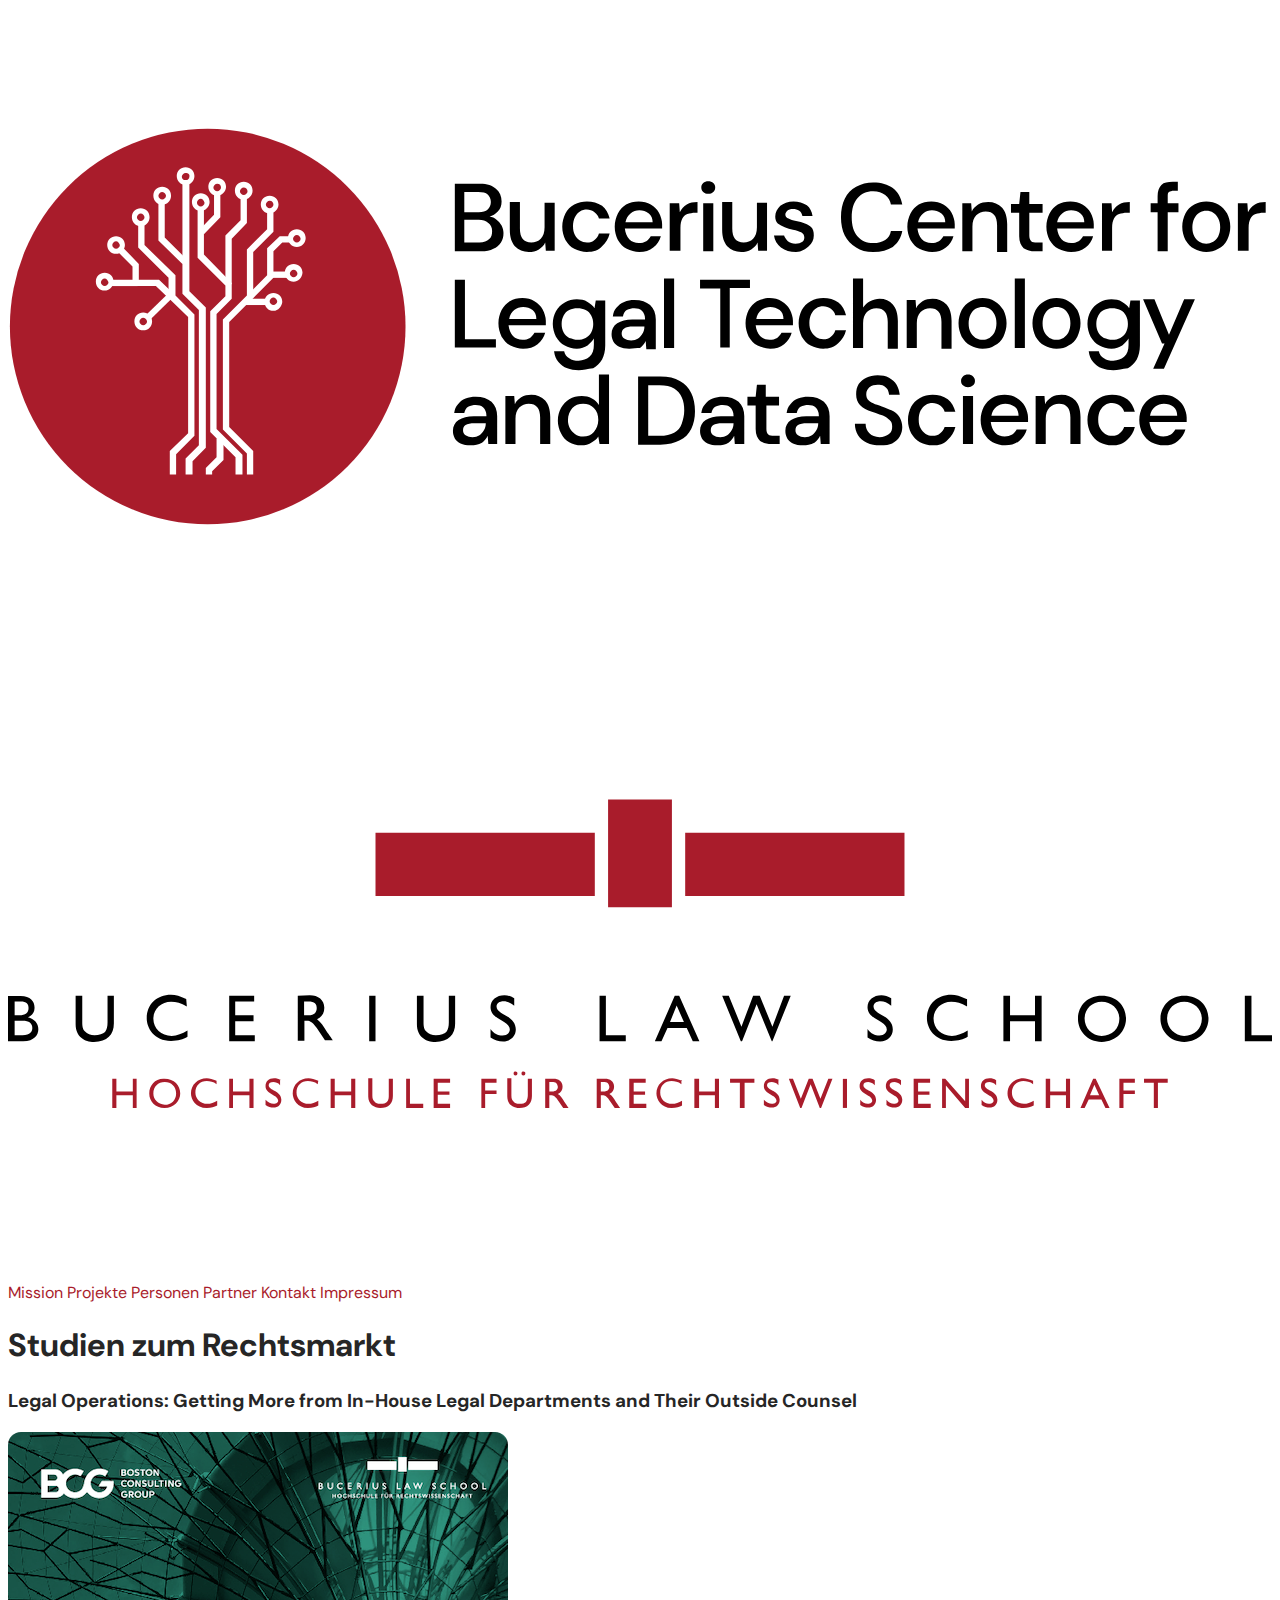
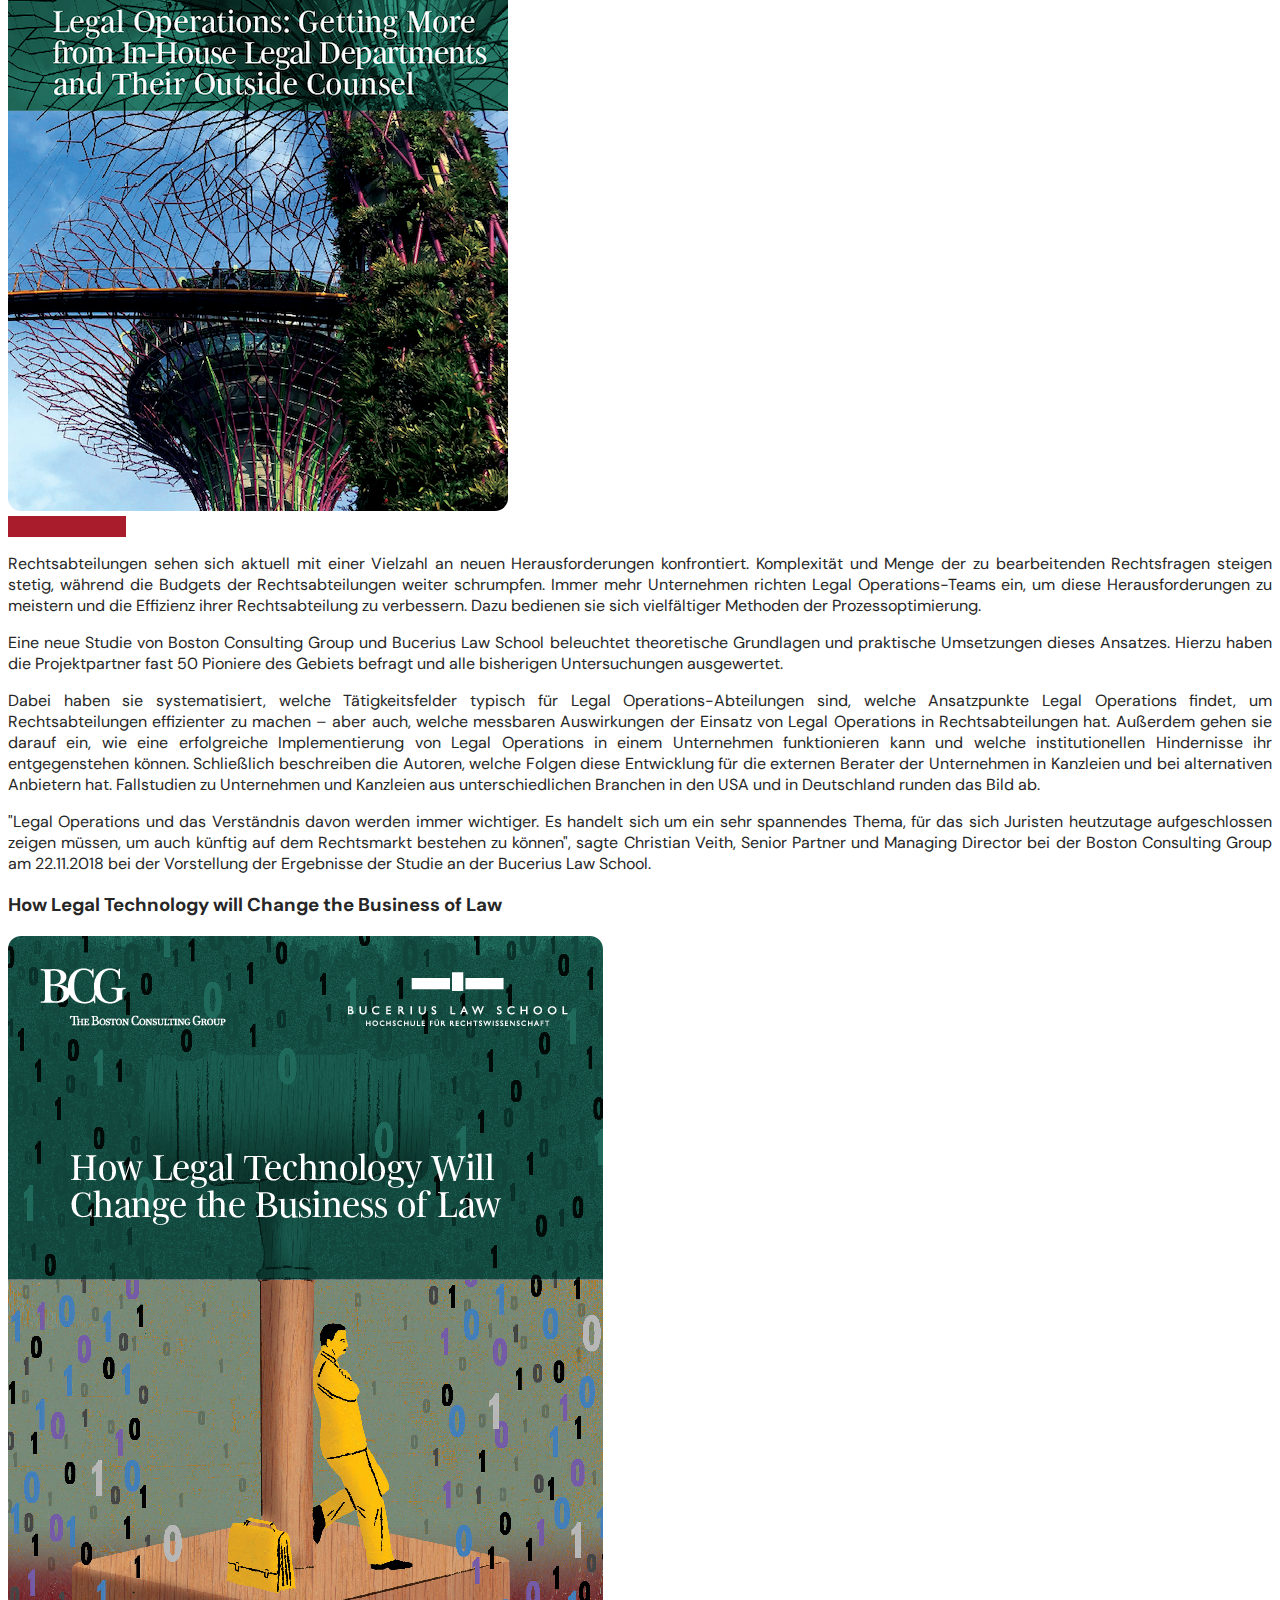
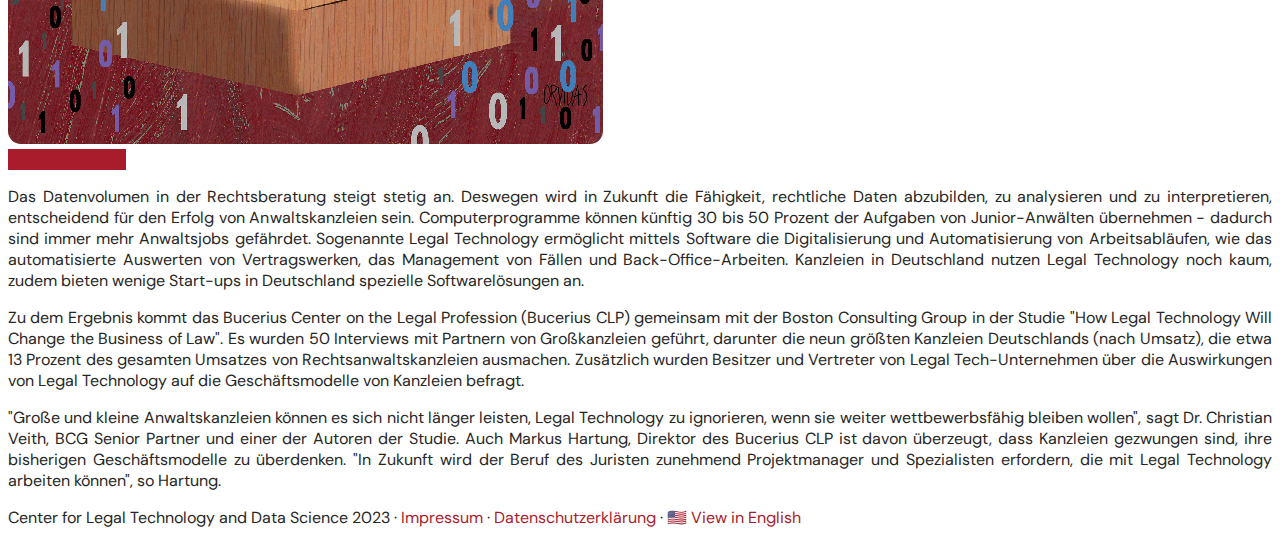
<file: de/studies.html>
<!doctype html>
<html lang="de">
	<head>
		<!-- Required meta tags -->
		<meta charset="utf-8">
		<meta name="viewport" content="width=device-width, initial-scale=1">

		<!-- Bootstrap CSS -->
		<link href="https://cdn.jsdelivr.net/npm/bootstrap@5.0.0-beta1/dist/css/bootstrap.min.css" rel="stylesheet" integrity="sha384-giJF6kkoqNQ00vy+HMDP7azOuL0xtbfIcaT9wjKHr8RbDVddVHyTfAAsrekwKmP1" crossorigin="anonymous">
		<link rel="stylesheet" href="https://cdn.jsdelivr.net/npm/bootstrap-icons@1.3.0/font/bootstrap-icons.css">
		
		<!-- Google Fonts -->
		<link rel="preconnect" href="https://fonts.gstatic.com"> 
		<link href="https://fonts.googleapis.com/css2?family=DM+Sans:ital,wght@0,400;0,500;0,700;1,400&display=swap" rel="stylesheet">

		<!-- Bucerius CSS -->
		<link href="../css/style.css" rel="stylesheet">
		<style type="text/css">
		
		</style>

		<title>Studien zum Rechtsmarkt · Bucerius Center for Legal Technology and Data Science</title>
	</head>
	<body>
		<div class="container">
			<div class="row">
				<div class="col-xl-2 col-md-3 col-4">
					<a href="../index.html">
						<img src="../svg/logo-text.svg" alt="CLTDS logo">
					</a>
				</div>
				<div class="col-xl-2 col-md-3 col-4">
					<a href="https://www.law-school.de" target="_blank">
						<img src="../svg/bucerius.svg" alt="Bucerius Law School gGmbH logo">
					</a>
				</div>
				<div class="col-xl-8 col-md-6 col-12 mt-4">
					<nav class="nav justify-content-end">
						<a class="nav-link" href="../index.html#purpose">Mission</a>
						<a class="nav-link" href="../index.html#projects">Projekte</a>
						<a class="nav-link" href="../index.html#people">Personen</a>
						<a class="nav-link" href="../index.html#partner">Partner</a>
						<a class="nav-link" href="../index.html#pigeon-carrier">Kontakt</a>
						<a class="nav-link" href="https://www.law-school.de/rechtliches/impressum">Impressum</a>
					</nav>
				</div>
			</div>
		</div>
		<div class="container mt-5">
			<h1 class="mb-3">Studien zum Rechtsmarkt</h1>
			<h3 class="mb-3">Legal Operations: Getting More from In-House Legal Departments and Their Outside Counsel</h3>
			<div class="row">
				<div class="col-12 col-lg-4">
					<a href="../pdf/Bucerius-Legal-Ops-2018.pdf" target="_blank">
						<img src="../img/legal-ops.png" alt="Legal Operations-Studie 2018" class="img-fluid rounded-x">
					</a><br>
					<a href="../pdf/Bucerius-Legal-Ops-2018.pdf" target="_blank" class="btn btn-primary my-2 float-end">Download (PDF)</a>
				</div>
				<div class="col-12 col-lg-8">
					<p>Rechtsabteilungen sehen sich aktuell mit einer Vielzahl an neuen Herausforderungen konfrontiert. Komplexität und Menge der zu bearbeitenden Rechtsfragen steigen stetig, während die Budgets der Rechtsabteilungen weiter schrumpfen. Immer mehr Unternehmen richten Legal Operations-Teams ein, um diese Herausforderungen zu meistern und die Effizienz ihrer Rechtsabteilung zu verbessern. Dazu bedienen sie sich vielfältiger Methoden der Prozessoptimierung.</p>
					<p>Eine neue Studie von Boston Consulting Group und Bucerius Law School beleuchtet theoretische Grundlagen und praktische Umsetzungen dieses Ansatzes. Hierzu haben die Projektpartner fast 50 Pioniere des Gebiets befragt und alle bisherigen Untersuchungen ausgewertet.</p>
					<p>Dabei haben sie systematisiert, welche Tätigkeitsfelder typisch für Legal Operations-Abteilungen sind, welche Ansatzpunkte Legal Operations findet, um Rechtsabteilungen effizienter zu machen – aber auch, welche messbaren Auswirkungen der Einsatz von Legal Operations in Rechtsabteilungen hat. Außerdem gehen sie darauf ein, wie eine erfolgreiche Implementierung von Legal Operations in einem Unternehmen funktionieren kann und welche institutionellen Hindernisse ihr entgegenstehen können. Schließlich beschreiben die Autoren, welche Folgen diese Entwicklung für die externen Berater der Unternehmen in Kanzleien und bei alternativen Anbietern hat. Fallstudien zu Unternehmen und Kanzleien aus unterschiedlichen Branchen in den USA und in Deutschland runden das Bild ab.</p>
					<p>"Legal Operations und das Verständnis davon werden immer wichtiger. Es handelt sich um ein sehr spannendes Thema, für das sich Juristen heutzutage aufgeschlossen zeigen müssen, um auch künftig auf dem Rechtsmarkt bestehen zu können", sagte Christian Veith, Senior Partner und Managing Director bei der Boston Consulting Group am 22.11.2018 bei der Vorstellung der Ergebnisse der Studie an der Bucerius Law School.</p>
				</div>
			</div>
			<h3 class="mt-5">How Legal Technology will Change the Business of Law</h3>
			<div class="row mt-3">
				<div class="col-12 col-lg-4">
					<a href="../pdf/Bucerius-Legal-Tech-2016.pdf" target="_blank">
						<img src="../img/legal-tech.png" alt="Legal Tech-Studie 2016" class="img-fluid rounded-x">
					</a><br>
					<a href="../pdf/Bucerius-Legal-Tech-2016.pdf" target="_blank" class="btn btn-primary my-2 float-end">Download (PDF)</a>
				</div>
				<div class="col-12 col-lg-8">
					<p>Das Datenvolumen in der Rechtsberatung steigt stetig an. Deswegen wird in Zukunft die Fähigkeit, rechtliche Daten abzubilden, zu analysieren und zu interpretieren, entscheidend für den Erfolg von Anwaltskanzleien sein. Computerprogramme können künftig 30 bis 50 Prozent der Aufgaben von Junior-Anwälten übernehmen - dadurch sind immer mehr Anwaltsjobs gefährdet. Sogenannte Legal Technology ermöglicht mittels Software die Digitalisierung und Automatisierung von Arbeitsabläufen, wie das automatisierte Auswerten von Vertragswerken, das Management von Fällen und Back-Office-Arbeiten. Kanzleien in Deutschland nutzen Legal Technology noch kaum, zudem bieten wenige Start-ups in Deutschland spezielle Softwarelösungen an.</p>
					<p>Zu dem Ergebnis kommt das Bucerius Center on the Legal Profession (Bucerius CLP) gemeinsam mit der Boston Consulting Group in der Studie "How Legal Technology Will Change the Business of Law". Es wurden 50 Interviews mit Partnern von Großkanzleien geführt, darunter die neun größten Kanzleien Deutschlands (nach Umsatz), die etwa 13 Prozent des gesamten Umsatzes von Rechtsanwaltskanzleien ausmachen. Zusätzlich wurden Besitzer und Vertreter von Legal Tech-Unternehmen über die Auswirkungen von Legal Technology auf die Geschäftsmodelle von Kanzleien befragt.</p>
					<p>"Große und kleine Anwaltskanzleien können es sich nicht länger leisten, Legal Technology zu ignorieren, wenn sie weiter wettbewerbsfähig bleiben wollen", sagt Dr. Christian Veith, BCG Senior Partner und einer der Autoren der Studie. Auch Markus Hartung, Direktor des Bucerius CLP ist davon überzeugt, dass Kanzleien gezwungen sind, ihre bisherigen Geschäftsmodelle zu überdenken. "In Zukunft wird der Beruf des Juristen zunehmend Projektmanager und Spezialisten erfordern, die mit Legal Technology arbeiten können", so Hartung.</p>
				</div>
			</div>
		</div>
		<div class="footer container my-5 text-center" id="imprint">
			Center for Legal Technology and Data Science 2023 · 
			<a href="https://www.law-school.de/rechtliches/impressum" target="">Impressum</a> · <a href="https://www.law-school.de/datenschutzerklaerung">Datenschutzerkl&auml;rung</a> · <a href="../en/studies.html">🇺🇸&nbsp;View in English</a>
		</div>
		
		<!-- Bootstrap JS -->
		<script src="https://cdn.jsdelivr.net/npm/bootstrap@5.0.0-beta1/dist/js/bootstrap.bundle.min.js" integrity="sha384-ygbV9kiqUc6oa4msXn9868pTtWMgiQaeYH7/t7LECLbyPA2x65Kgf80OJFdroafW" crossorigin="anonymous"></script>
	</body>
</html>
</file>
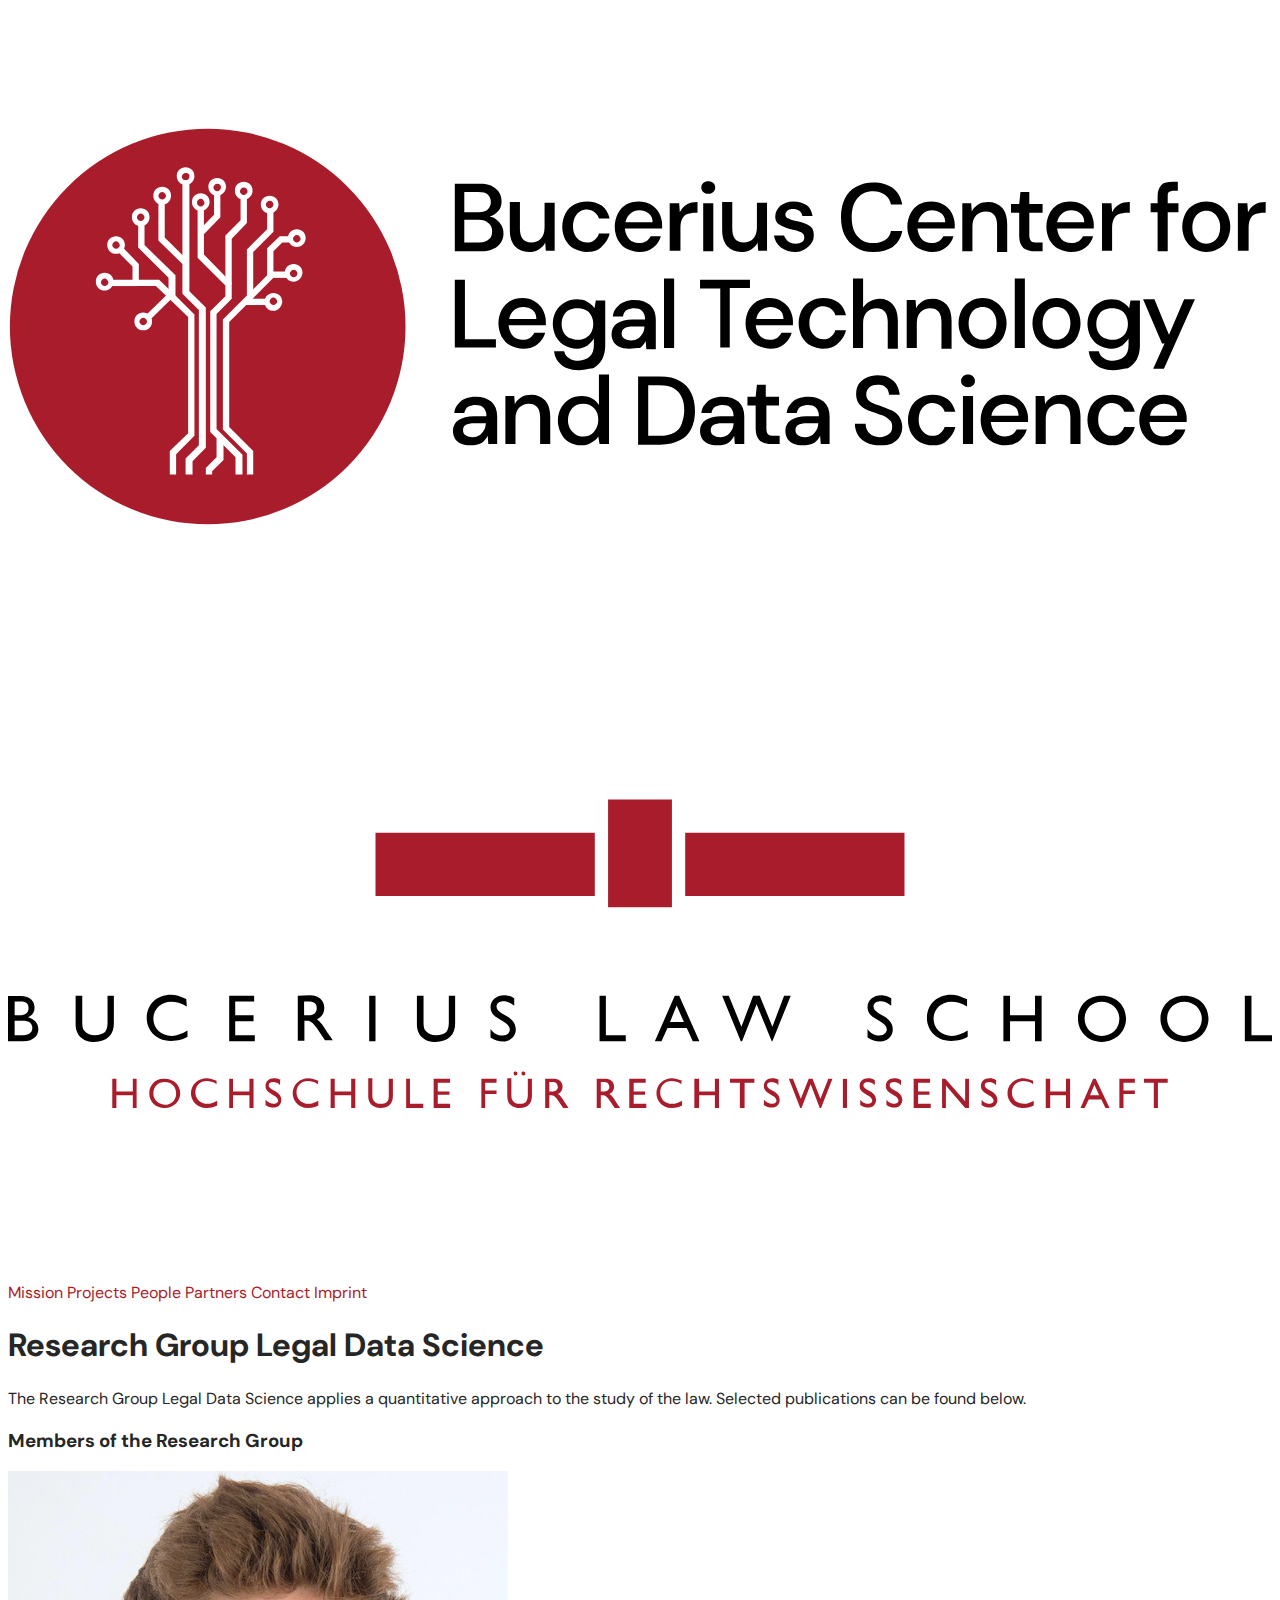
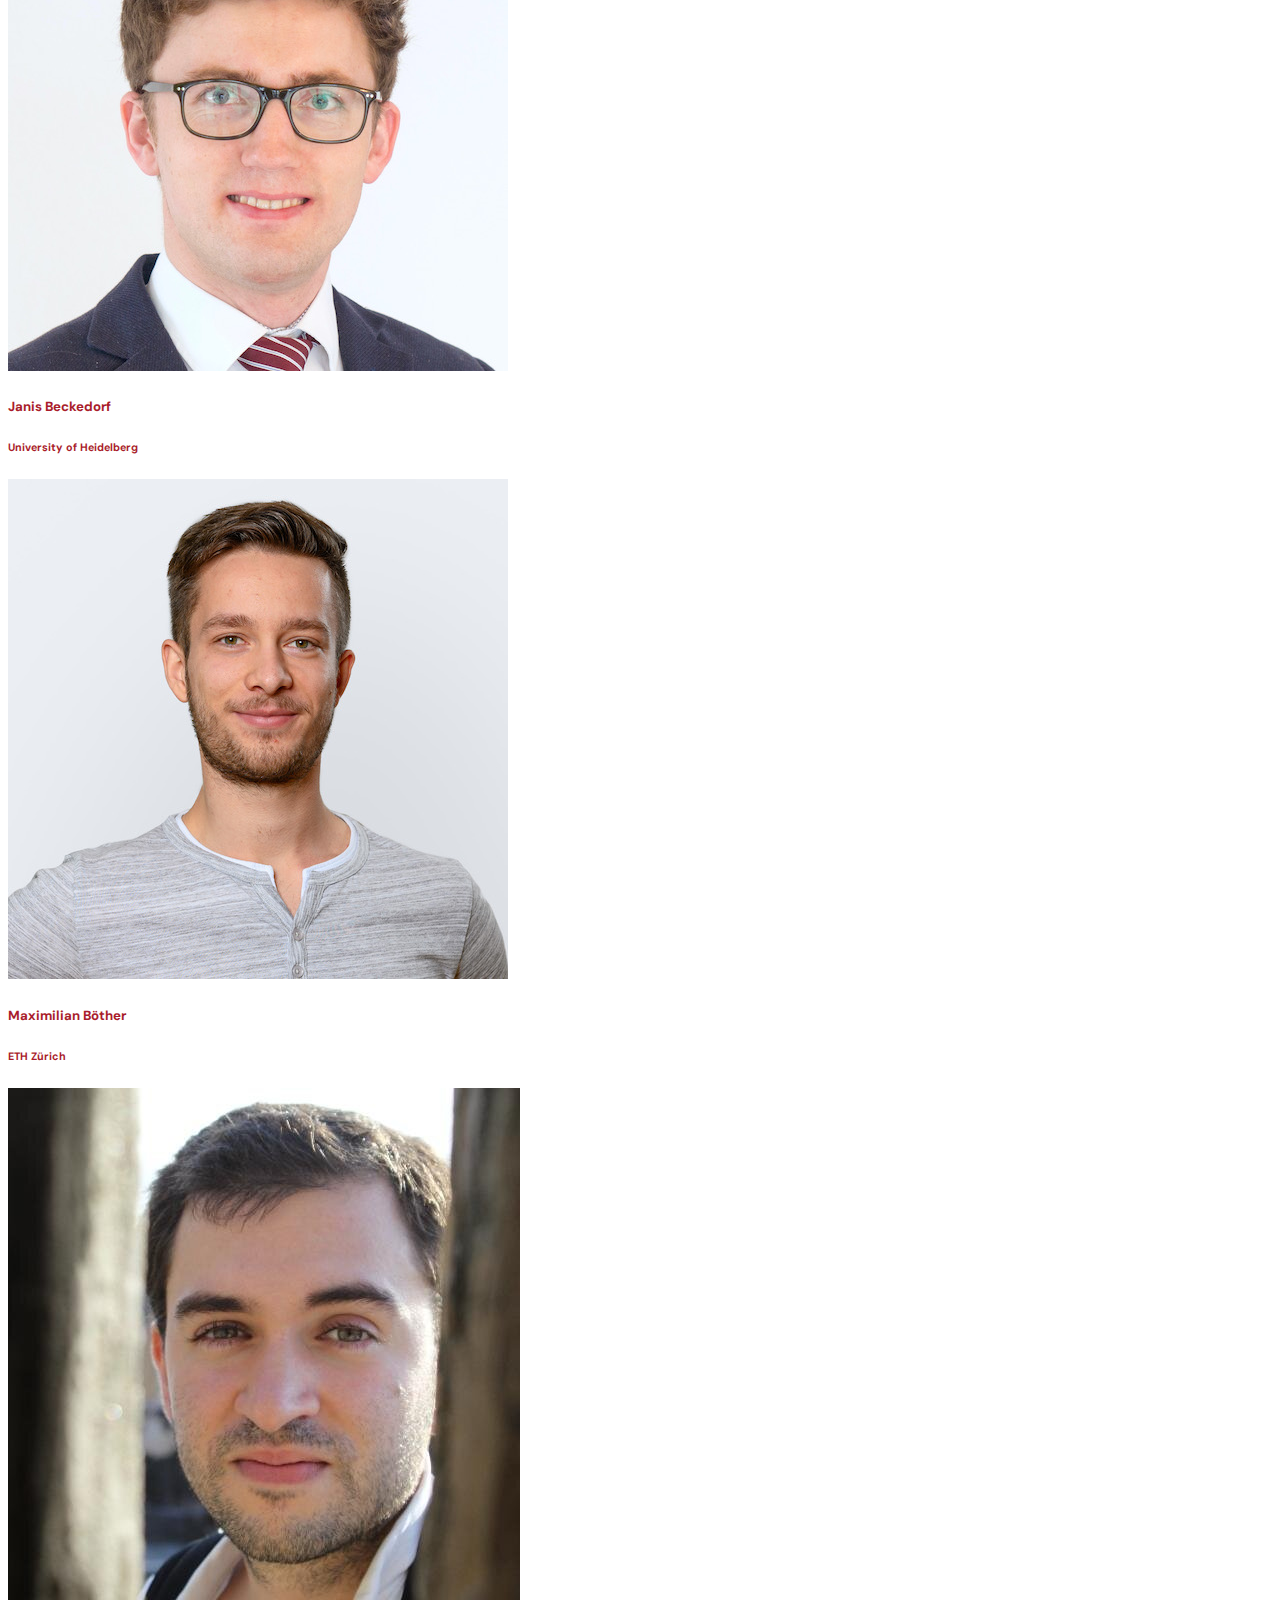
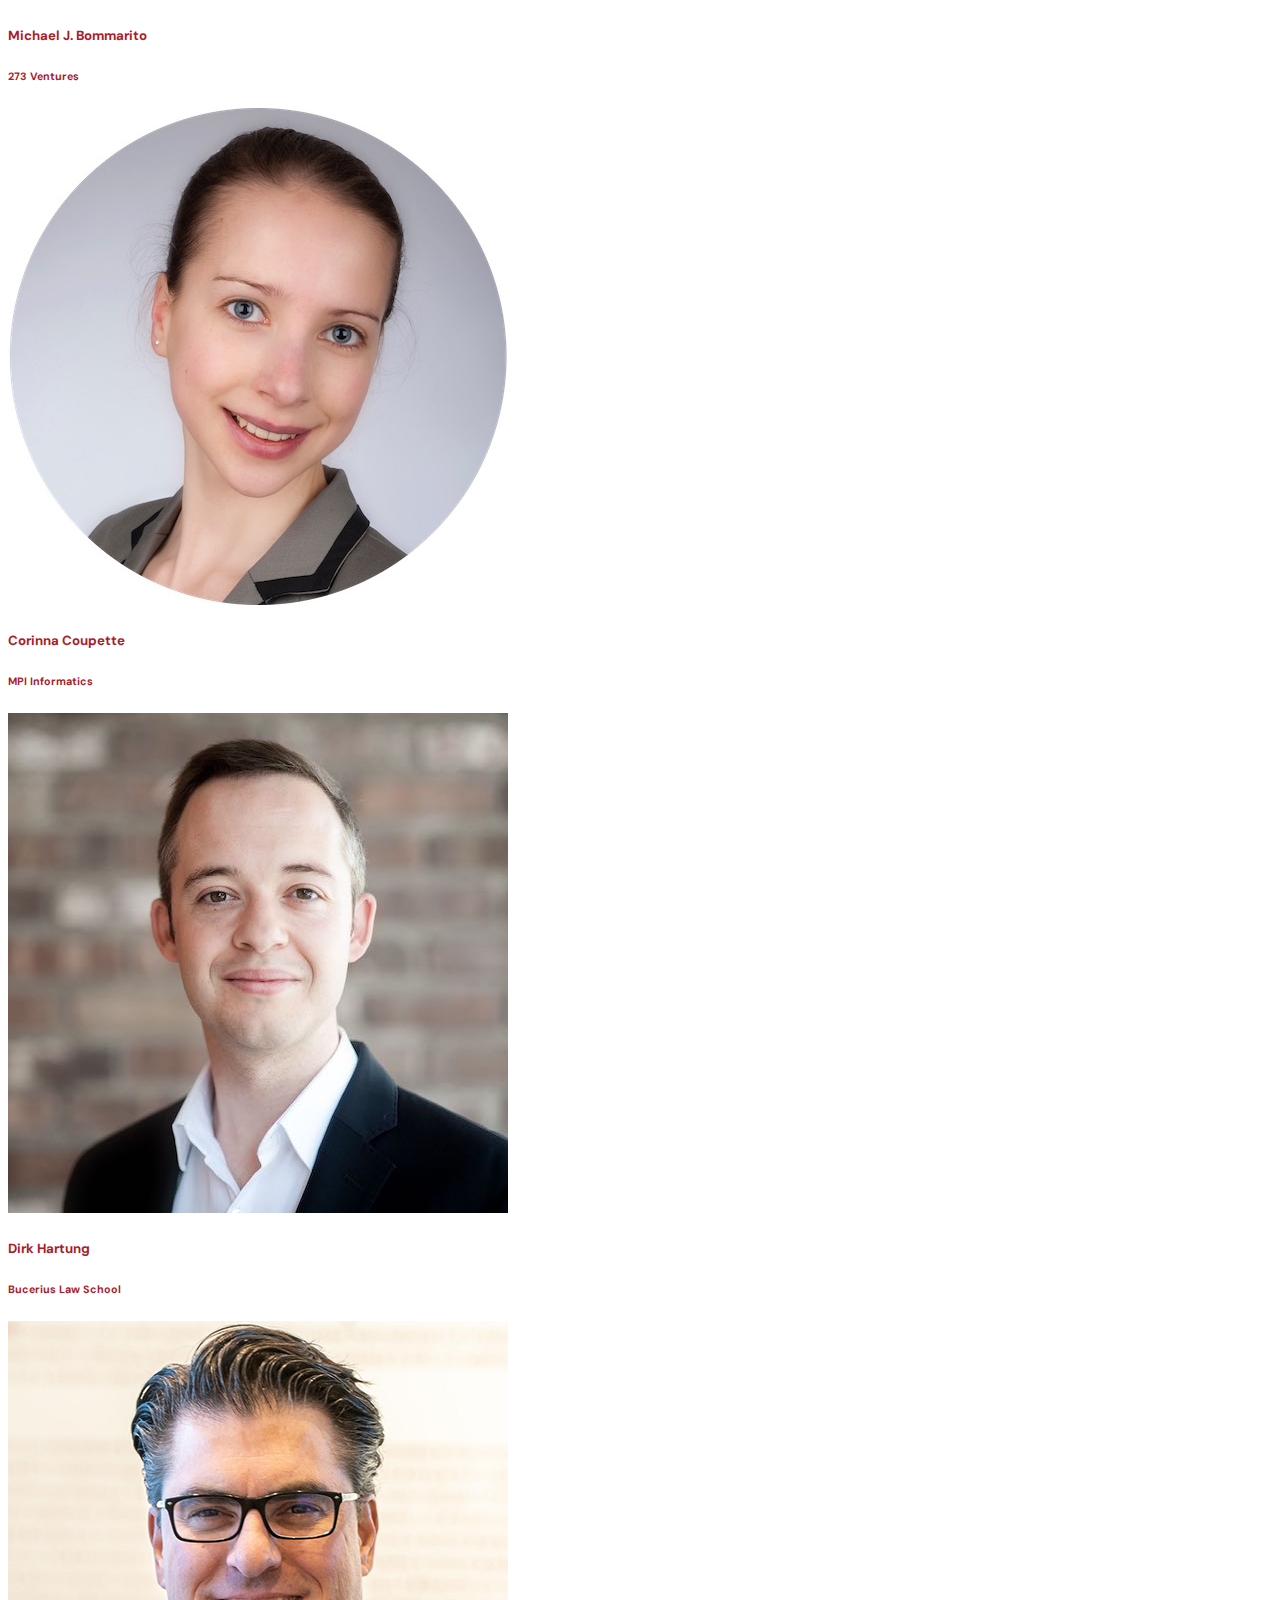
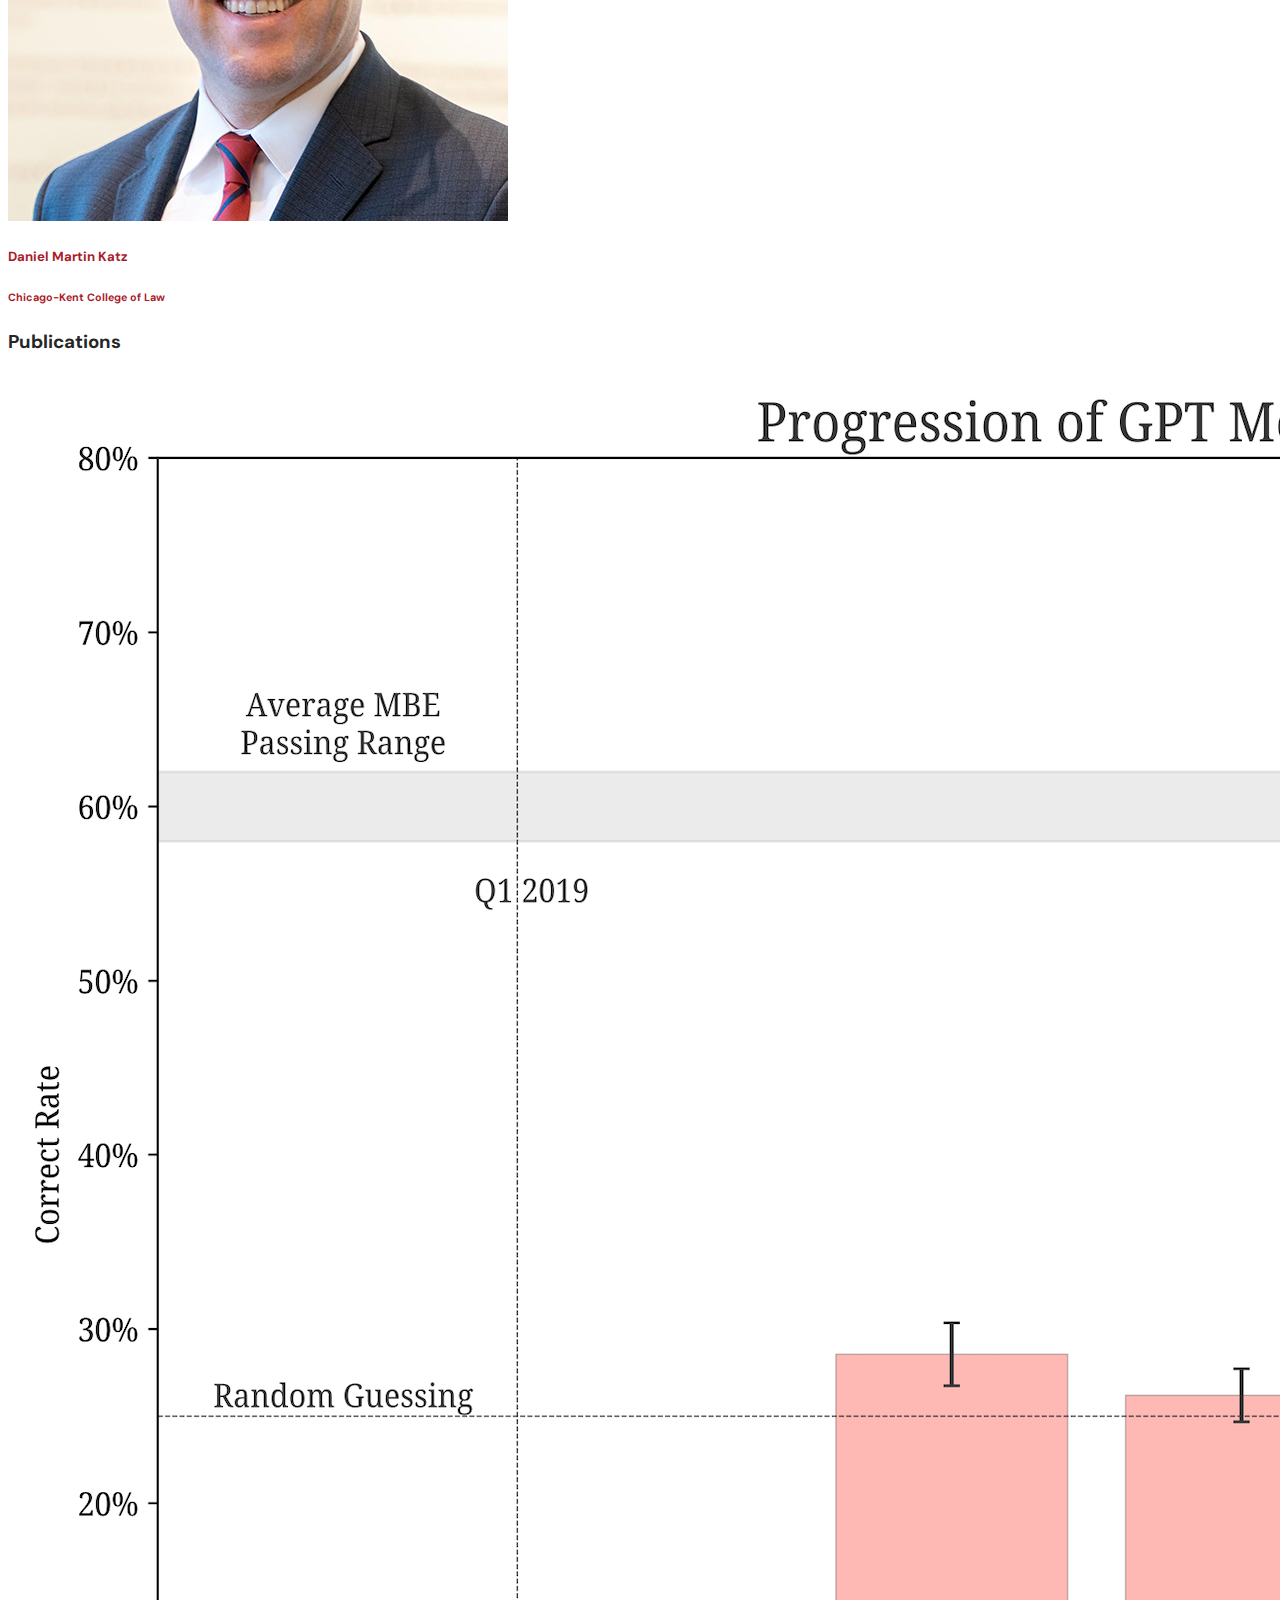
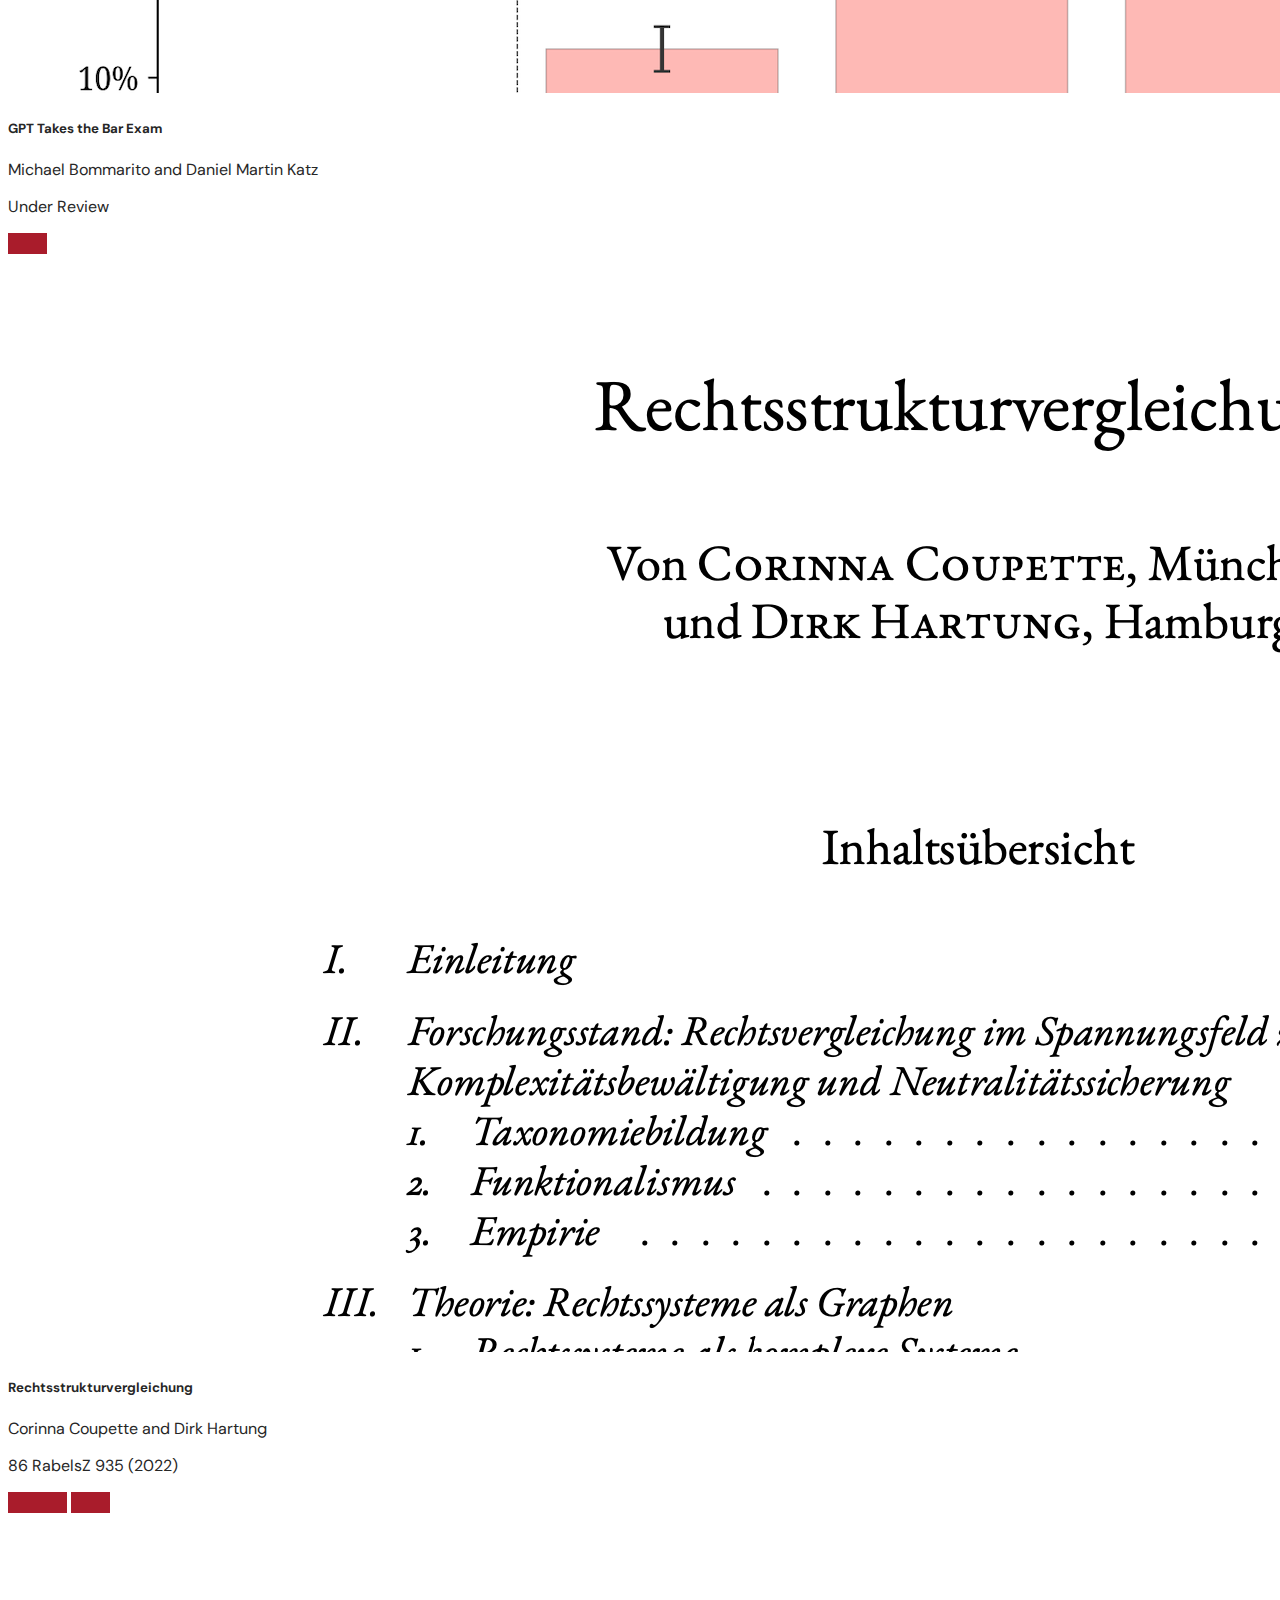
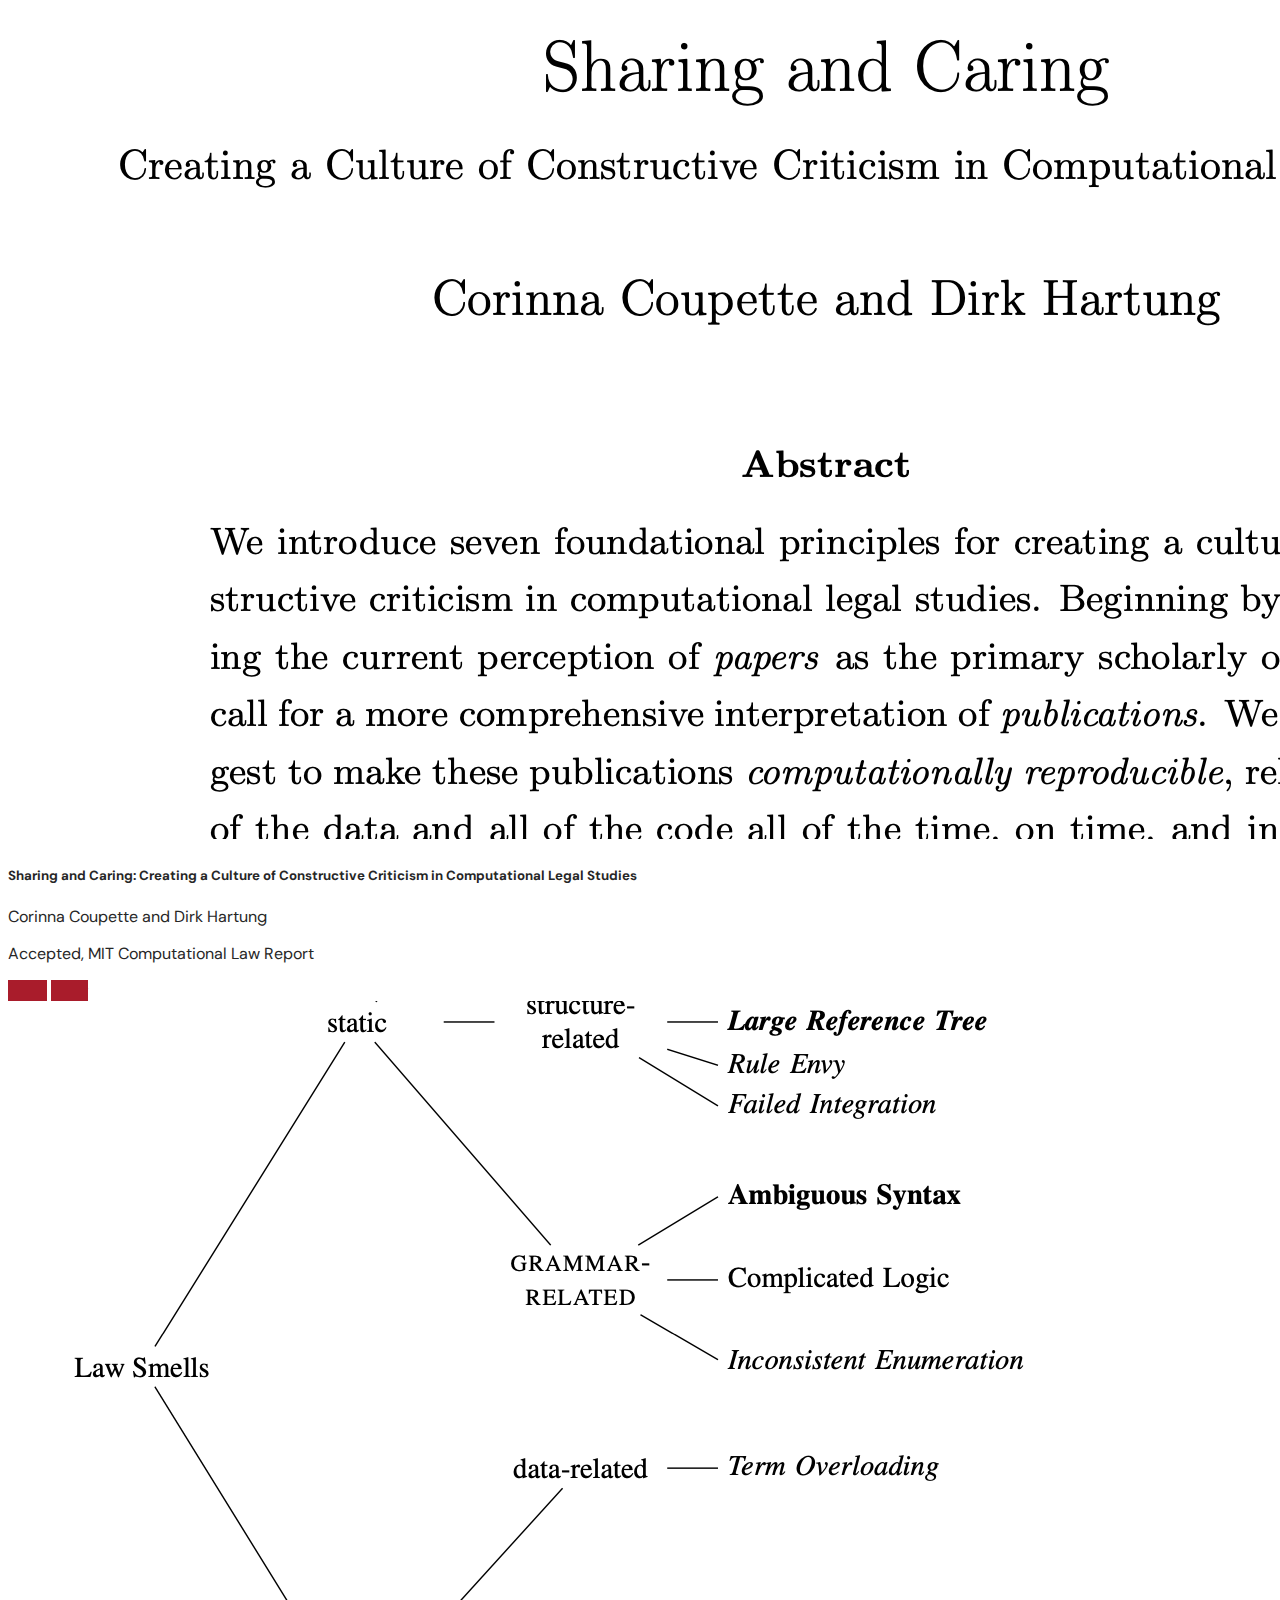
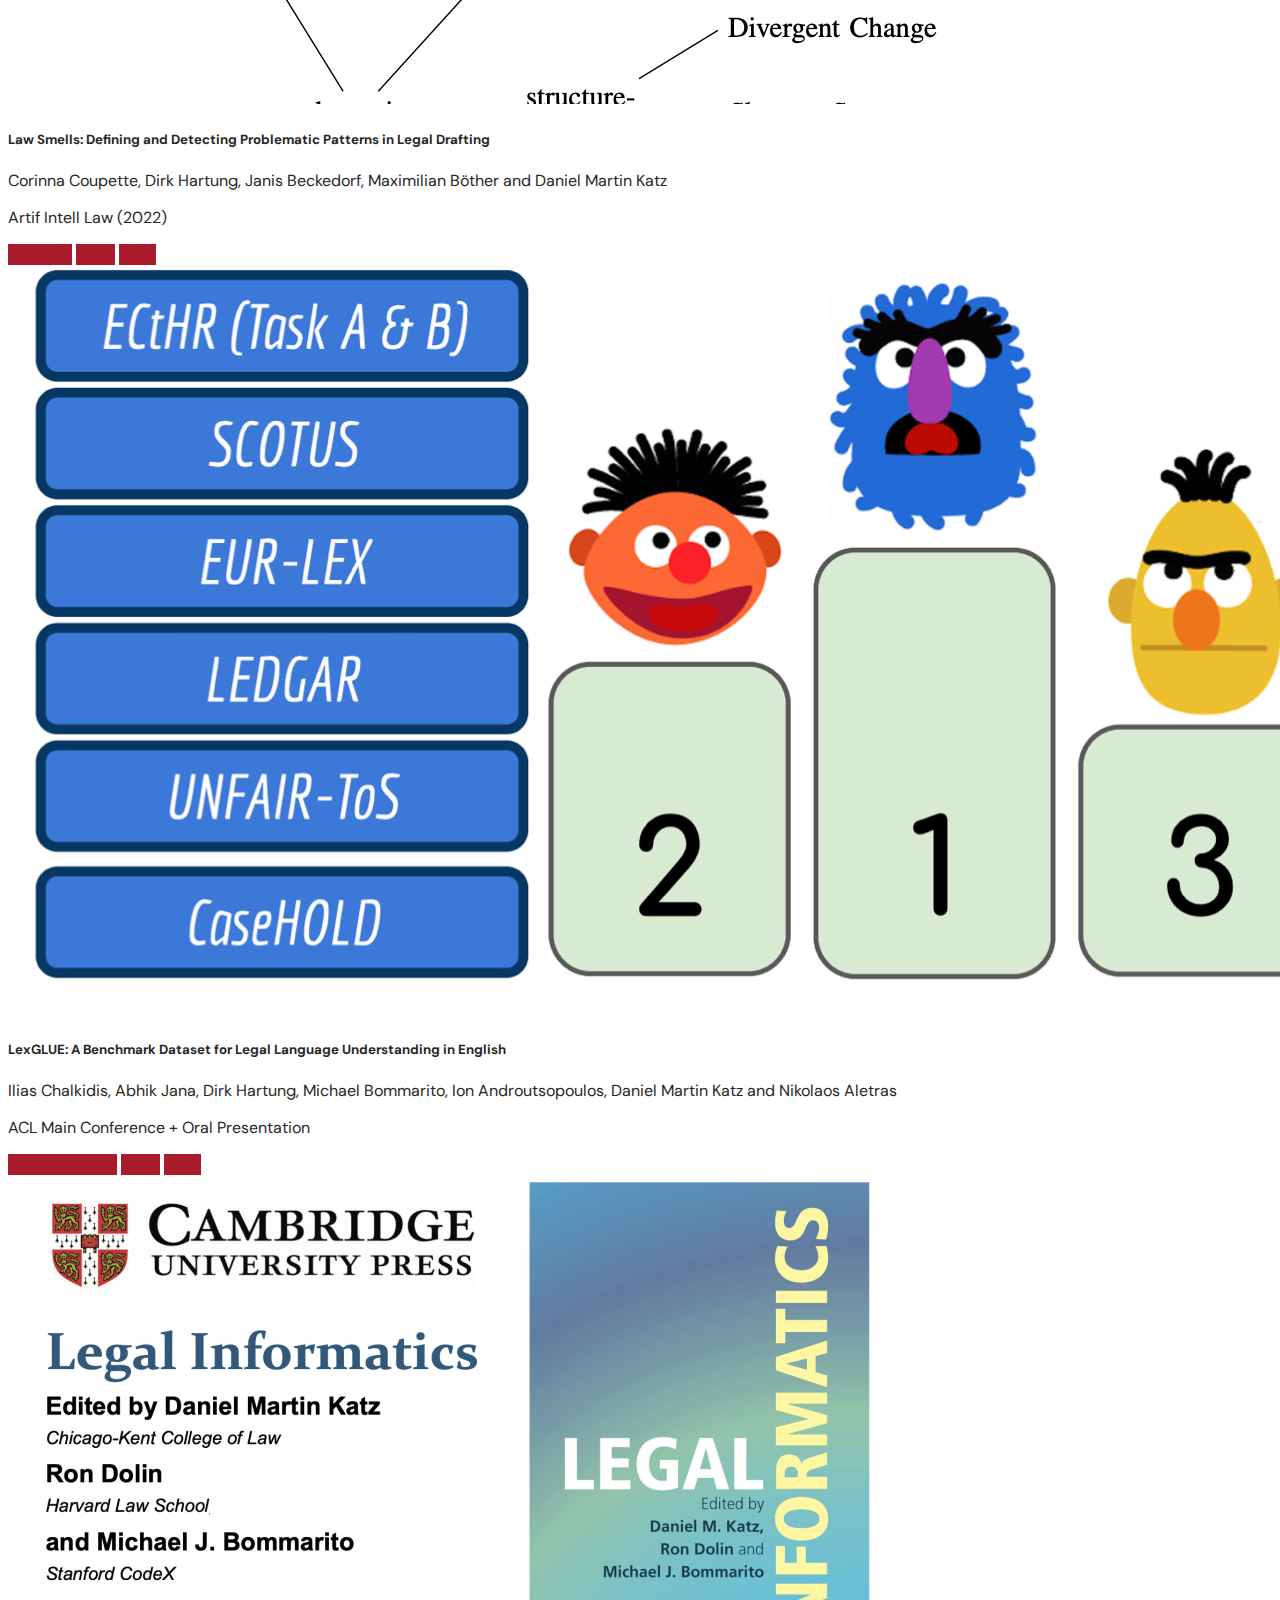
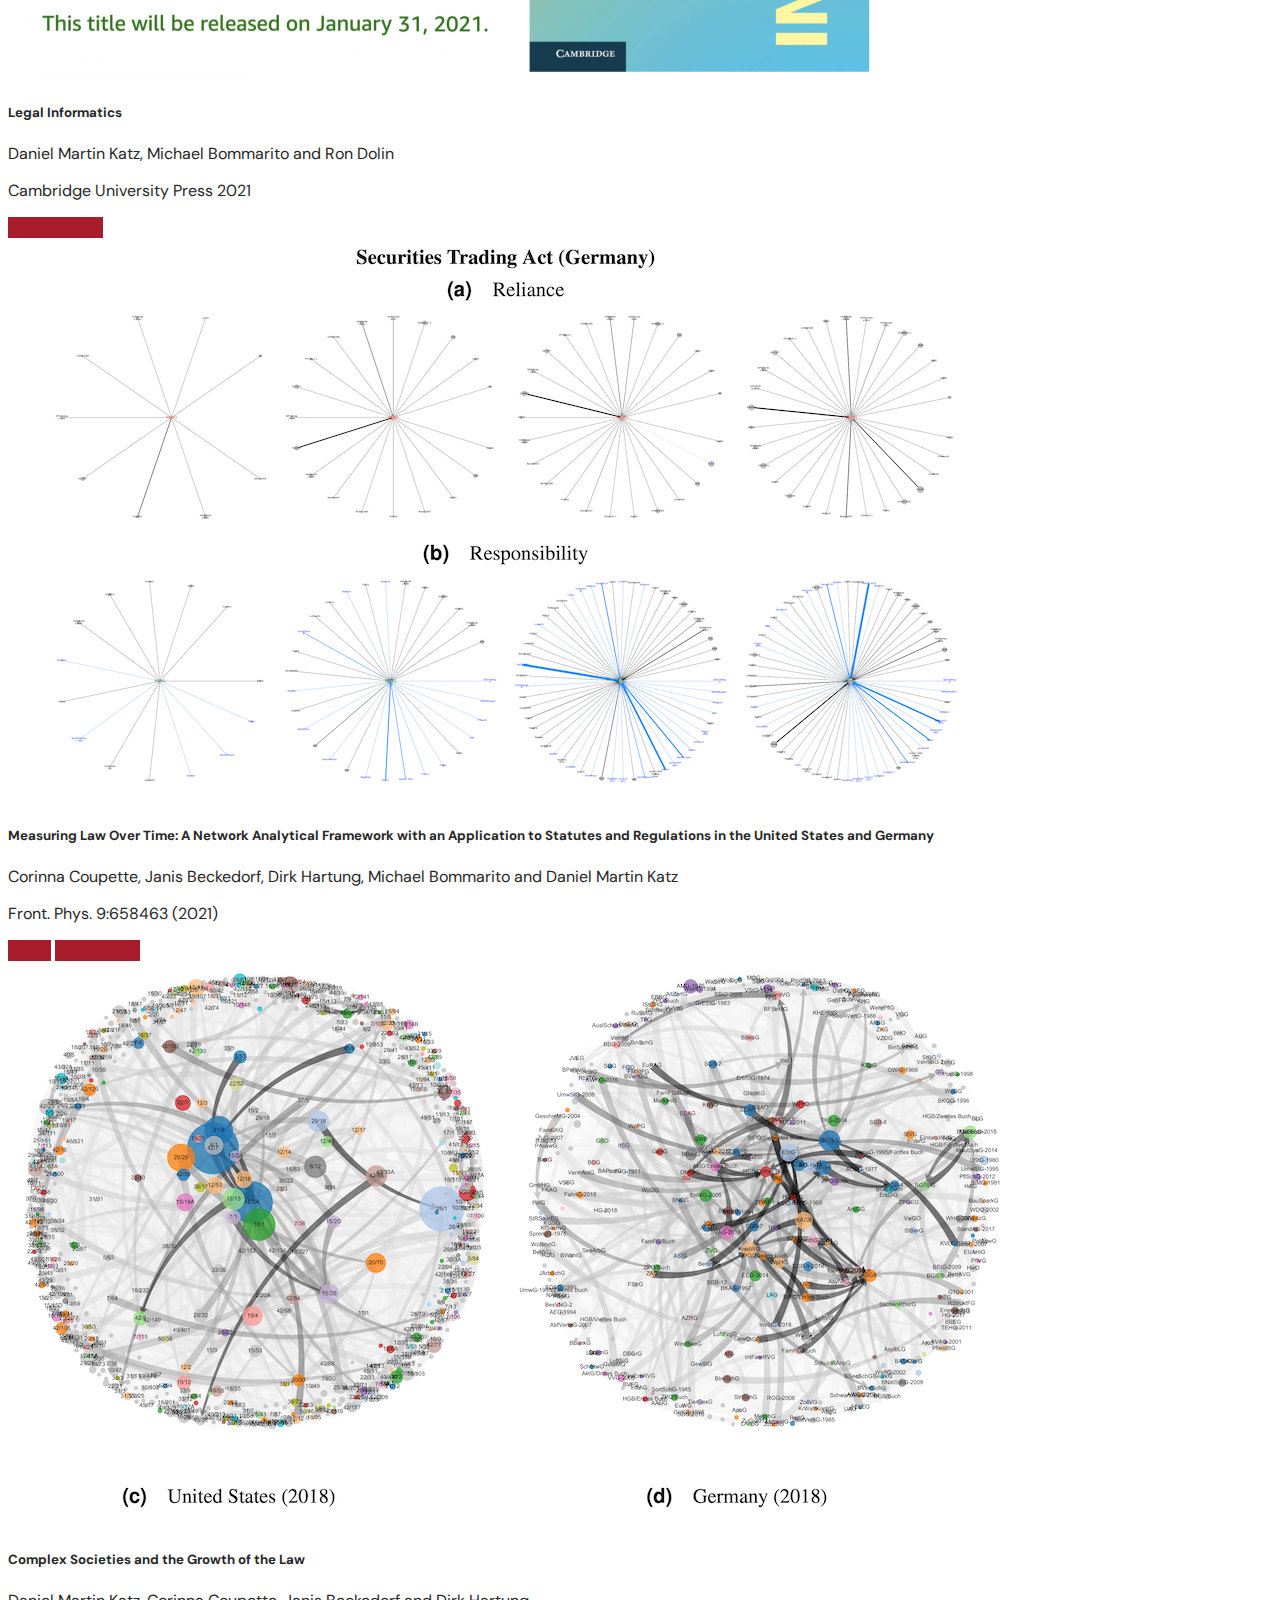
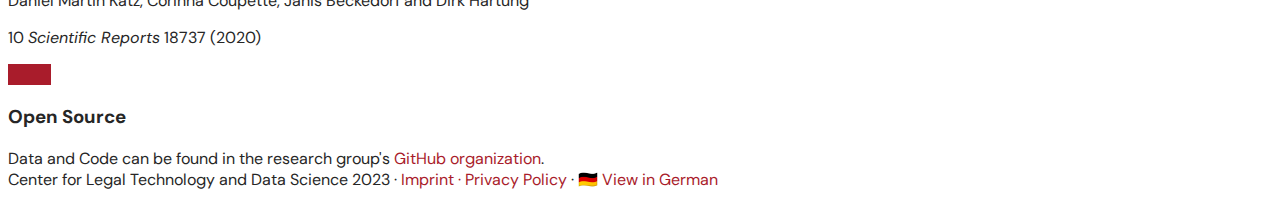
<file: en/legal-data-science.html>
<!doctype html>
<html lang="de">
	<head>
		<!-- Required meta tags -->
		<meta charset="utf-8">
		<meta name="viewport" content="width=device-width, initial-scale=1">

		<!-- Bootstrap CSS -->
		<link href="https://cdn.jsdelivr.net/npm/bootstrap@5.0.0-beta1/dist/css/bootstrap.min.css" rel="stylesheet" integrity="sha384-giJF6kkoqNQ00vy+HMDP7azOuL0xtbfIcaT9wjKHr8RbDVddVHyTfAAsrekwKmP1" crossorigin="anonymous">
		<link rel="stylesheet" href="https://cdn.jsdelivr.net/npm/bootstrap-icons@1.3.0/font/bootstrap-icons.css">
		
		<!-- Google Fonts -->
		<link rel="preconnect" href="https://fonts.gstatic.com"> 
		<link href="https://fonts.googleapis.com/css2?family=DM+Sans:ital,wght@0,400;0,500;0,700;1,400&display=swap" rel="stylesheet">

		<!-- Bucerius CSS -->
		<link href="../css/style.css" rel="stylesheet">
		<style type="text/css">
		
		</style>

		<title>Legal Data Science · Bucerius Center for Legal Technology and Data Science</title>
	</head>
	<body>
		<div class="container">
			<div class="row">
				<div class="col-xl-2 col-md-3 col-4">
					<a href="index.html">
						<img src="../svg/logo-text.svg" alt="CLTDS logo">
					</a>
				</div>
				<div class="col-xl-2 col-md-3 col-4">
					<a href="https://www.law-school.de" target="_blank">
						<img src="../svg/bucerius.svg" alt="Bucerius Law School gGmbH logo">
					</a>
				</div>
				<div class="col-xl-8 col-md-6 col-12 mt-4">
					<nav class="nav justify-content-end">
						<a class="nav-link" href="index.html#purpose">Mission</a>
						<a class="nav-link" href="index.html#projects">Projects</a>
						<a class="nav-link" href="index.html#people">People</a>
						<a class="nav-link" href="index.html#partner">Partners</a>
						<a class="nav-link" href="index.html#pigeon-carrier">Contact</a>
						<a class="nav-link" href="https://www.law-school.de/international/legal/privacy-policy">Imprint</a>
					</nav>
				</div>
			</div>
		</div>
		<div class="container mt-5">
			<h1 class="mb-3">Research Group Legal Data Science</h1>
			<p>The Research Group Legal Data Science applies a quantitative approach to the study of the law. Selected publications can be found below.</p>
		</div>
		<div class="container mt-5">
			<h3 class="mb-3">Members of the Research Group</h3>
			<div class="row row-cols-lg-6 row-cols-2">
				<div class="col mb-3">
					<div class="card bg-light rounded-x h-100 m-xl-3 p-2">
						<a href="https://janisbeckedorf.de">
						<img src="../img/janis-beckedorf.jpg" class="card-img-top rounded-circle img-fluid" alt="Janis Beckedorf">
						</a>
						<div class="card-body rounded-x">
							<a href="https://janisbeckedorf.de">
								<h5 class="card-title">Janis Beckedorf</h5>
								<h6 class="text-muted">University of Heidelberg</h6>	
							</a>
						</div>
					</div>
				</div>
				<div class="col mb-3">
					<div class="card bg-light rounded-x h-100 m-xl-3 p-2">
						<a href="https://mboether.com">
						<img src="../img/maxi-boether.jpg" class="card-img-top rounded-circle img-fluid" alt="Maximilian Böther">
						</a>
						<div class="card-body rounded-x">
							<a href="https://mboether.com">
								<h5 class="card-title">Maximilian B&ouml;ther</h5>
								<h6 class="text-muted">ETH Z&uuml;rich</h6>	
							</a>
						</div>
					</div>
				</div>
				<div class="col mb-3">
					<div class="card bg-light rounded-x h-100 m-xl-3 p-2">
						<a href="https://www.linkedin.com/in/bommarito">
						<img src="../img/mike-bommarito.jpg" class="card-img-top rounded-circle img-fluid" alt="Mike Bommarito">
						</a>
						<div class="card-body rounded-x">
							<a href="https://www.linkedin.com/in/bommarito">
								<h5 class="card-title">Michael J. Bommarito</h5>
								<h6 class="text-muted">273 Ventures</h6>	
							</a>
						</div>
					</div>
				</div>
				<div class="col mb-3">
					<div class="card bg-light rounded-x h-100 m-xl-3 p-2">
						<a href="https://de.linkedin.com/in/corinnacoupette">
						<img src="../img/corinna-coupette.jpg" class="card-img-top rounded-circle img-fluid" alt="Corinna Coupette">
						</a>
						<div class="card-body rounded-x">
							<a href="https://de.linkedin.com/in/corinnacoupette">
								<h5 class="card-title">Corinna Coupette</h5>
								<h6 class="text-muted">MPI Informatics</h6>	
							</a>
						</div>
					</div>
				</div>
				<div class="col mb-3">
					<div class="card bg-light rounded-x h-100 m-xl-3 p-2">
						<a href="people/dirk.html">
							<img src="../img/dirk-hartung.jpg" class="card-img-top rounded-circle img-fluid" alt="Dirk Hartung">
						</a>
						<div class="card-body rounded-x">
							<a href="people/dirk.html">
								<h5 class="card-title">Dirk Hartung</h5>
								<h6 class="text-muted">Bucerius Law School</h6>
							</a>
						</div>
					</div>
				</div>
				<div class="col mb-3">
					<div class="card bg-light rounded-x h-100 m-xl-3 p-2">
						<a href="people/dan.html">
							<img src="../img/dan-katz.jpg" class="card-img-top rounded-circle img-fluid" alt="Daniel Martin Katz">
						</a>
						<div class="card-body rounded-x">
							<a href="people/dan.html">
								<h5 class="card-title">Daniel Martin Katz</h5>
								<h6 class="text-muted">Chicago-Kent College of Law</h6>
							</a>
						</div>
					</div>
				</div>				
			</div>	
		</div>
		<div class="container mt-5">
			<h3 class="mt-4 mb-3">Publications</h5>
			<div class="row row-cols-1 row-cols-lg-2">
				<div class="col my-3">
					<div class="card bg-light h-100 rounded-x">
						<a href="https://papers.ssrn.com/sol3/papers.cfm?abstract_id=4314839" target="_blank"><img src="../img/gptbarexam.png" class="card-img-top border" style="border-radius:13px;" alt="gptbarexam">
						<div class="card-body rounded-x"></a>
							<h5 class="card-title">GPT Takes the Bar Exam</h5>
							<p class="card-text">Michael Bommarito and Daniel Martin Katz<p>
							<p class="card-text">Under Review</p>
						</div>
						<div class="card-footer" style="border-radius:13px;">
							<a href="https://papers.ssrn.com/sol3/papers.cfm?abstract_id=4314839" target="_blank" class="btn btn-primary mb-1">SSRN</a>
						</div>
					</div>
				</div>
				<div class="col my-3">
					<div class="card bg-light h-100 rounded-x">
						<a href="https://papers.ssrn.com/sol3/papers.cfm?abstract_id=4107445" target="_blank"><img src="../img/rechtsstrukturvergleichung.png" class="card-img-top border" style="border-radius:13px;" alt="Rechtsstrukturvergleichung">
						<div class="card-body rounded-x"></a>
							<h5 class="card-title">Rechtsstrukturvergleichung</h5>
							<p class="card-text">Corinna Coupette and Dirk Hartung<p>
							<p class="card-text">86 RabelsZ 935 (2022)</p>
						</div>
						<div class="card-footer" style="border-radius:13px;">
							<a href="https://www.mohrsiebeck.com/artikel/rechtsstrukturvergleichung-101628rabelsz-2022-0082?no_cache=1" target="_blank" class="btn btn-primary mb-1">RabelsZ</a>
							<a href="https://papers.ssrn.com/sol3/papers.cfm?abstract_id=4107445" target="_blank" class="btn btn-primary mb-1">SSRN</a>
						</div>
					</div>
				</div>
				<div class="col my-3">
					<div class="card bg-light h-100 rounded-x">
						<a href="https://papers.ssrn.com/sol3/papers.cfm?abstract_id=4089123" target="_blank" class=""><img src="../img/sharing-caring.png" class="card-img-top border" style="border-radius:13px;" alt="Sharing and Caring Paper"></a>
						<div class="card-body rounded-x">
							<h5 class="card-title">Sharing and Caring: Creating a Culture of Constructive Criticism in Computational Legal Studies</h5>
							<p class="card-text">Corinna Coupette and Dirk Hartung<p>
							<p class="card-text">Accepted, MIT Computational Law Report</p>
						</div>
						<div class="card-footer" style="border-radius:13px;">
							<a href="https://papers.ssrn.com/sol3/papers.cfm?abstract_id=4089123" target="_blank" class="btn btn-primary mb-1">SSRN</a>
							<a href="https://arxiv.org/abs/2205.01071" target="_blank" class="btn btn-primary mb-1">arXiv</a>
						</div>
					</div>
				</div>
				<div class="col my-3">
					<div class="card bg-light h-100 rounded-x">
						<a href="https://papers.ssrn.com/sol3/papers.cfm?abstract_id=3943378" target="_blank" class=""><img src="../img/law-smells.png" class="card-img-top border" style="border-radius:13px;" alt="Law Smells: Defining and Detecting Problematic Patterns in Legal Drafting"></a>
						<div class="card-body rounded-x">
							<h5 class="card-title">Law Smells: Defining and Detecting Problematic Patterns in Legal Drafting</h5>
							<p class="card-text">Corinna Coupette, Dirk Hartung, Janis Beckedorf, Maximilian Böther and Daniel Martin Katz<p>
							<p class="card-text">Artif Intell Law (2022)</p>
						</div>
						<div class="card-footer" style="border-radius:13px;">
							<a href="https://link.springer.com/article/10.1007/s10506-022-09315-w" target="_blank" class="btn btn-primary mb-1">AI & Law</a>
							<a href="https://papers.ssrn.com/sol3/papers.cfm?abstract_id=3943378" target="_blank" class="btn btn-primary mb-1">SSRN</a>
							<a href="https://arxiv.org/abs/2110.11984" target="_blank" class="btn btn-primary mb-1">arXiv</a>
						</div>
					</div>
				</div>
			</div>
			<div class="row row-cols-1 row-cols-lg-2">
				<div class="col my-3">
					<div class="card bg-light h-100 rounded-x">
						<a href="https://papers.ssrn.com/sol3/papers.cfm?abstract_id=3936759" target="_blank"><img src="../img/lex-glue.png" class="card-img-top border" style="border-radius:13px;" alt="LexGLUE">
						<div class="card-body rounded-x"></a>
							<h5 class="card-title">LexGLUE: A Benchmark Dataset for Legal Language Understanding in English</h5>
							<p class="card-text">Ilias Chalkidis, Abhik Jana, Dirk Hartung, Michael Bommarito, Ion Androutsopoulos, Daniel Martin Katz and Nikolaos Aletras<p>
							<p class="card-text">ACL Main Conference + Oral Presentation</p>
						</div>
						<div class="card-footer" style="border-radius:13px;">
							<a href="https://aclanthology.org/2022.acl-long.297/" target="_blank" class="btn btn-primary mb-1">ACL Anthology</a>
							<a href="https://papers.ssrn.com/sol3/papers.cfm?abstract_id=3936759" target="_blank" class="btn btn-primary mb-1">SSRN</a>
							<a href="https://arxiv.org/abs/2110.00976" target="_blank" class="btn btn-primary mb-1">arXiv</a>
						</div>
					</div>
				</div>
				<div class="col my-3">
					<div class="card bg-light h-100 rounded-x">
						<a href="https://www.cambridge.org/core/books/legal-informatics/37956B00CC40F2803B77A164CD970757" target="_blank" class=""><img src="../img/legalinformatics.png" class="card-img-top border" style="border-radius:13px;" alt="Legal Informatics"></a>
						<div class="card-body rounded-x">
							<h5 class="card-title">Legal Informatics</h5>
							<p class="card-text">Daniel Martin Katz, Michael Bommarito and Ron Dolin<p>
							<p class="card-text">Cambridge University Press 2021</p>
						</div>
						<div class="card-footer" style="border-radius:13px;">
							<a href="https://www.cambridge.org/core/books/legal-informatics/37956B00CC40F2803B77A164CD970757" target="_blank" class="btn btn-primary mb-1">CUP Website</a>
						</div>
					</div>
				</div>
			</div>
			<div class="row row-cols-1 row-cols-lg-2">
				<div class="col my-3">
					<div class="card bg-light h-100 rounded-x">
						<a href="https://doi.org/10.3389/fphy.2021.658463" target="_blank" class=""><img src="../img/hedgehogs.png" class="card-img-top border" style="border-radius:13px;" alt="Measuring Law Over Time: A Network Analytical Framework with an Application to Statutes and Regulations in the United States and Germany"></a>
						<div class="card-body rounded-x">
							<h5 class="card-title">Measuring Law Over Time: A Network Analytical Framework with an Application to Statutes and Regulations in the United States and Germany</h5>
							<p class="card-text">Corinna Coupette, Janis Beckedorf, Dirk Hartung, Michael Bommarito and Daniel Martin Katz<p>
							<p class="card-text">Front. Phys. 9:658463 (2021)</p>
						</div>
						<div class="card-footer" style="border-radius:13px;">
							<a href="https://doi.org/10.3389/fphy.2021.658463" target="_blank" class="btn btn-primary mb-1">Paper</a>
							<a href="https://www.physicsoflaw.com" target="_blank" class="btn btn-primary mb-1">Conference</a>
						</div>
					</div>
				</div>
				<div class="col my-3">
					<div class="card bg-light h-100 rounded-x">
						<a href="https://www.nature.com/articles/s41598-020-73623-x" target="_blank"><img src="../img/complex-societies.png" class="card-img-top border" style="border-radius:13px;" alt="Complex Societies and the Growth of the Law">
						<div class="card-body rounded-x"></a>
							<h5 class="card-title">Complex Societies and the Growth of the Law</h5>
							<p class="card-text">Daniel Martin Katz, Corinna Coupette, Janis Beckedorf and Dirk Hartung<p>
							<p class="card-text">10 <em>Scientific Reports</em> 18737 (2020)</p>
						</div>
						<div class="card-footer" style="border-radius:13px;">
							<a href="https://www.nature.com/articles/s41598-020-73623-x" target="_blank" class="btn btn-primary mb-1">Paper</a>
						</div>
					</div>
				</div>
			</div>
			</div>
		</div>
		<div class="container mt-5">
			<h3 class="mt-4 mb-3">Open Source</h3>
			Data and Code can be found in the research group's <a href="https://github.com/QuantLaw/" target="_blank">GitHub organization</a>.
		</div>
		<div class="footer container my-5 text-center" id="imprint">
			Center for Legal Technology and Data Science 2023 · 
			<a href="https://www.law-school.de/international/legal/privacy-policy" target="">Imprint · Privacy Policy</a> · <a href="../de/legal-data-science.html">🇩🇪 View in German</a>
		</div>
		
		<!-- Bootstrap JS -->
		<script src="https://cdn.jsdelivr.net/npm/bootstrap@5.0.0-beta1/dist/js/bootstrap.bundle.min.js" integrity="sha384-ygbV9kiqUc6oa4msXn9868pTtWMgiQaeYH7/t7LECLbyPA2x65Kgf80OJFdroafW" crossorigin="anonymous"></script>
	</body>
</html>
</file>
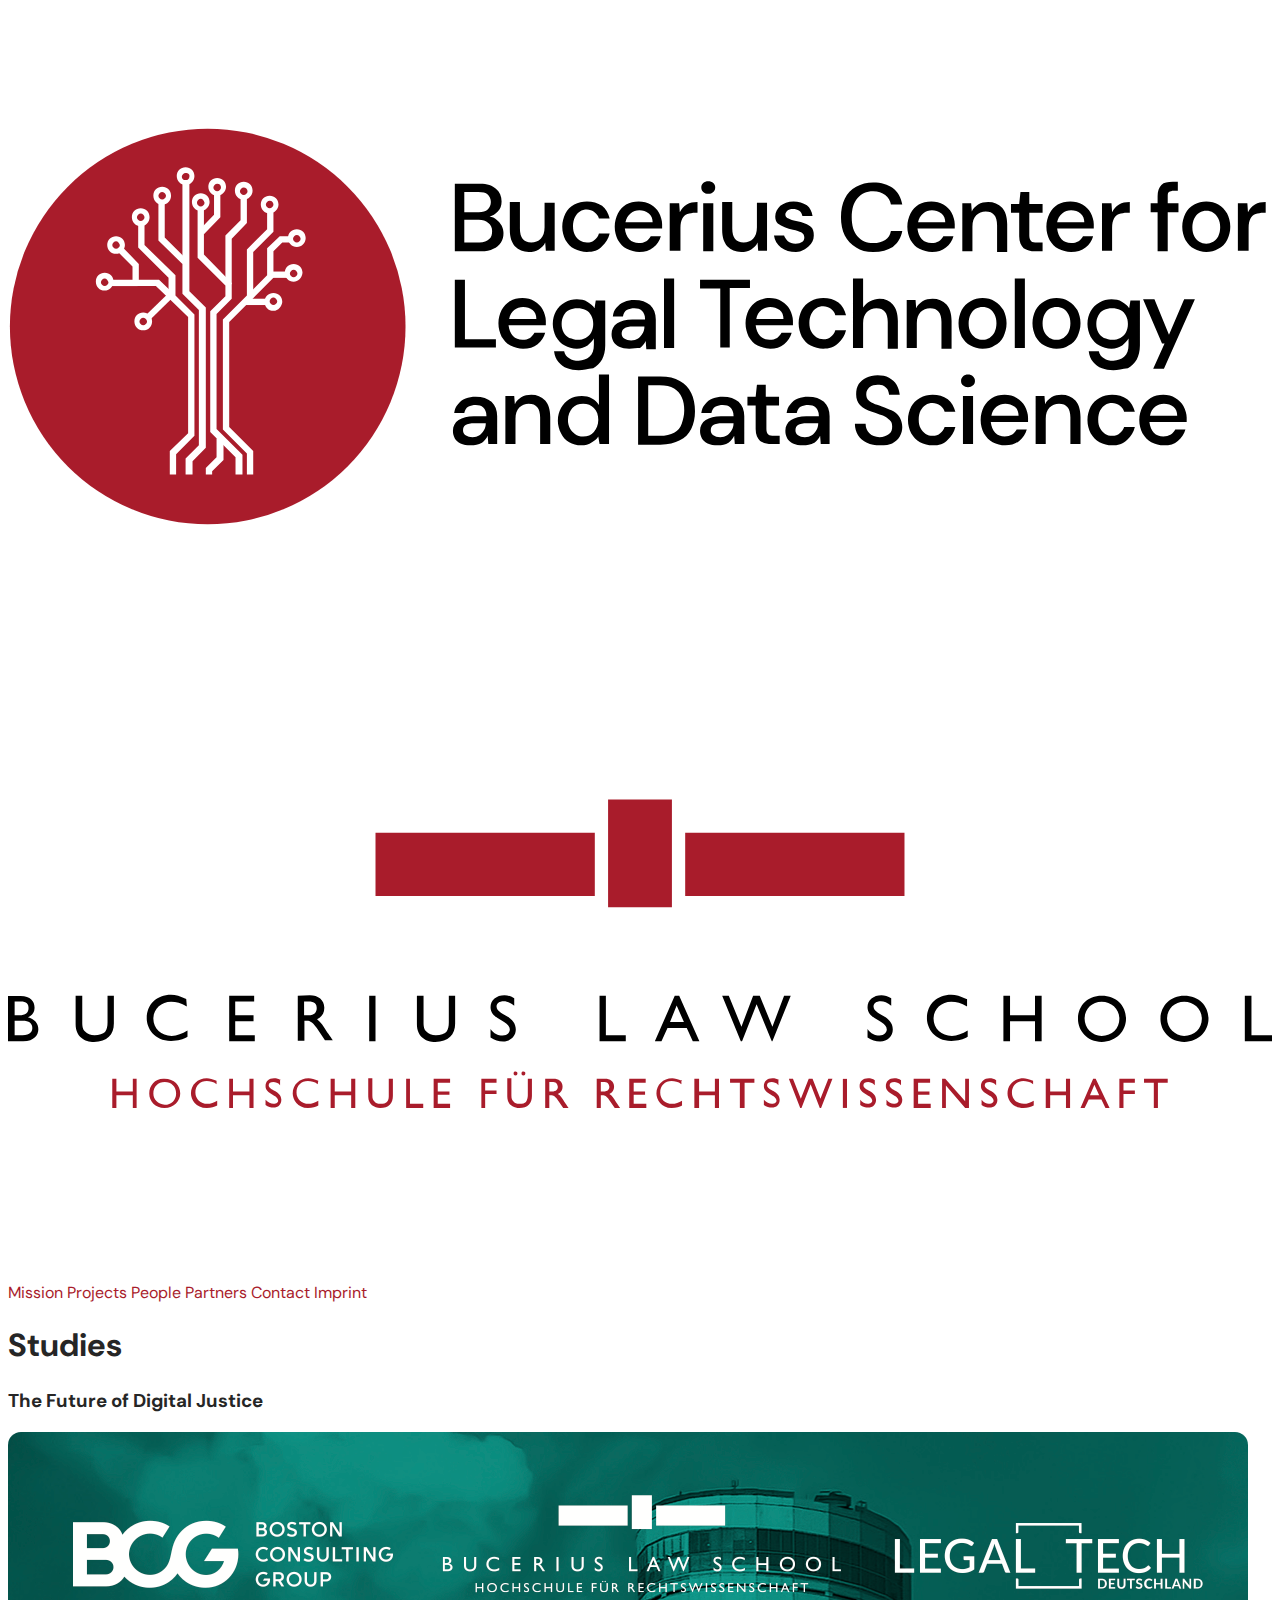
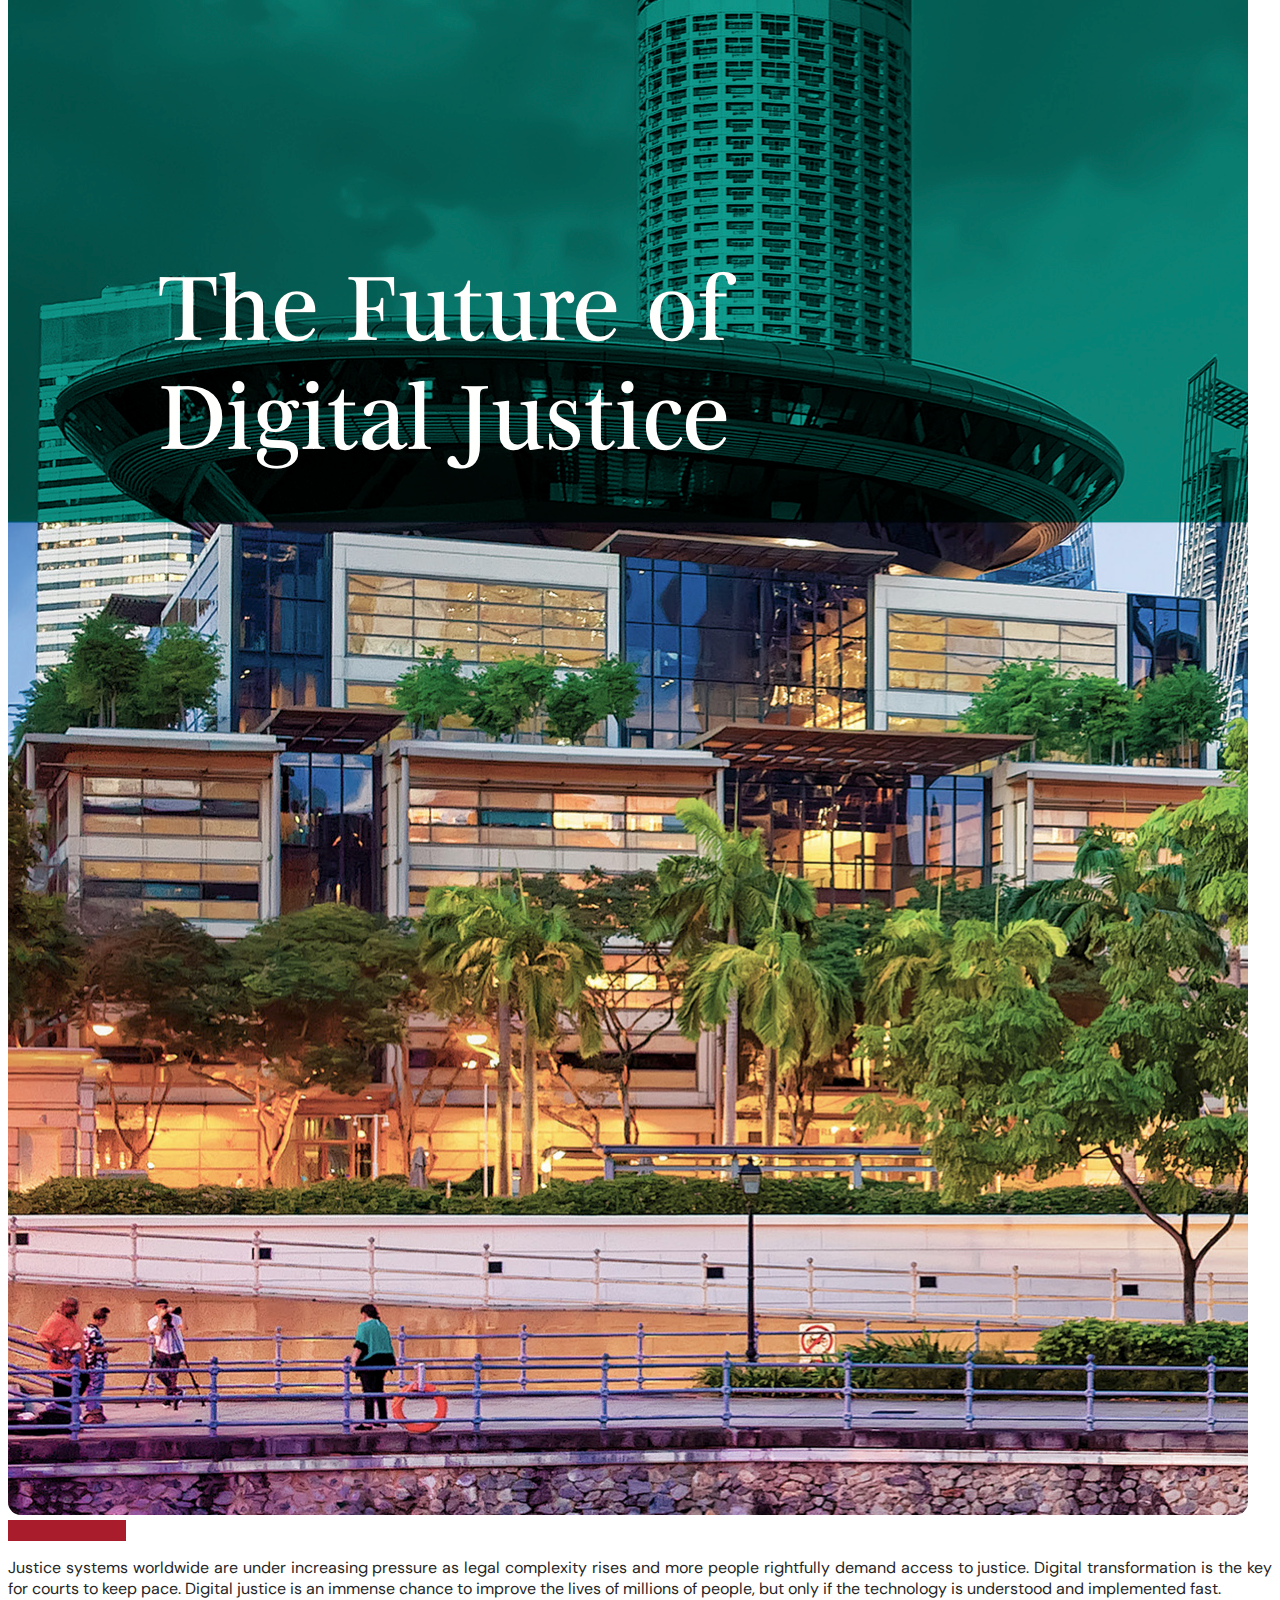
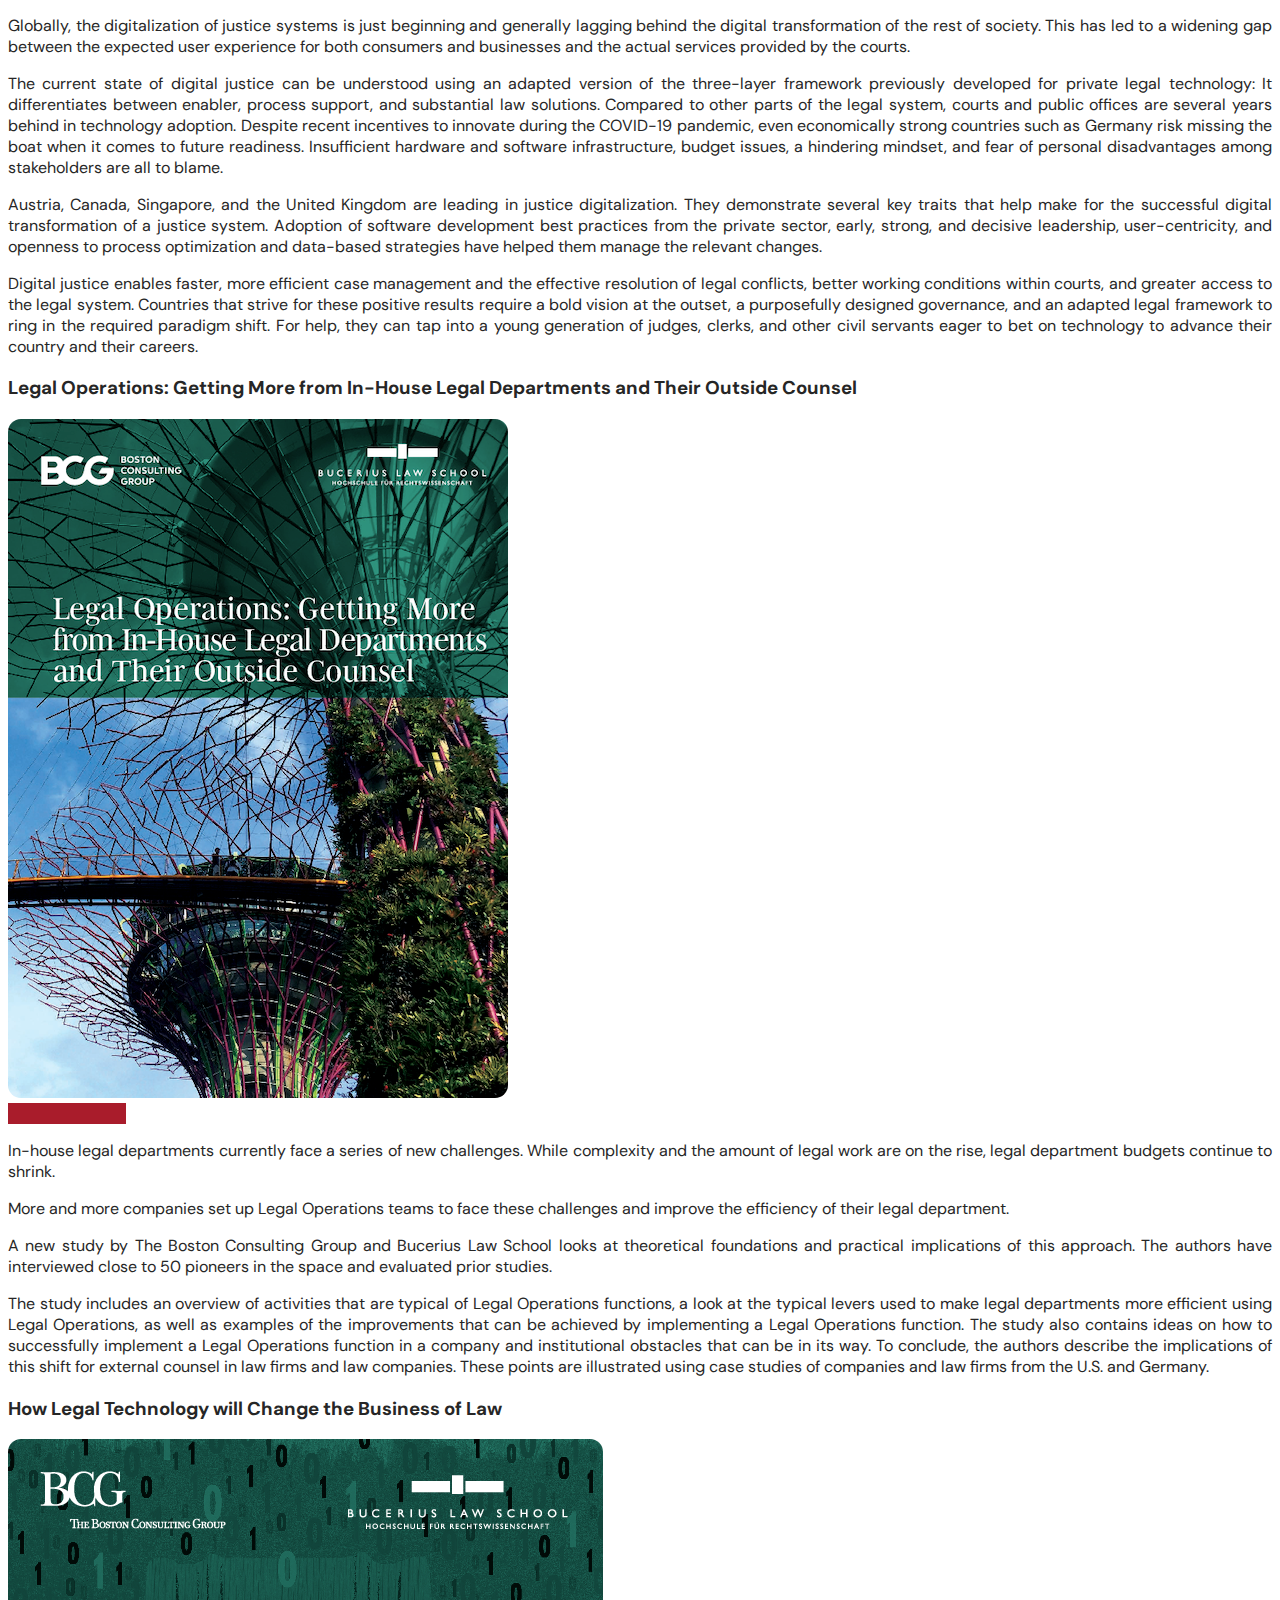
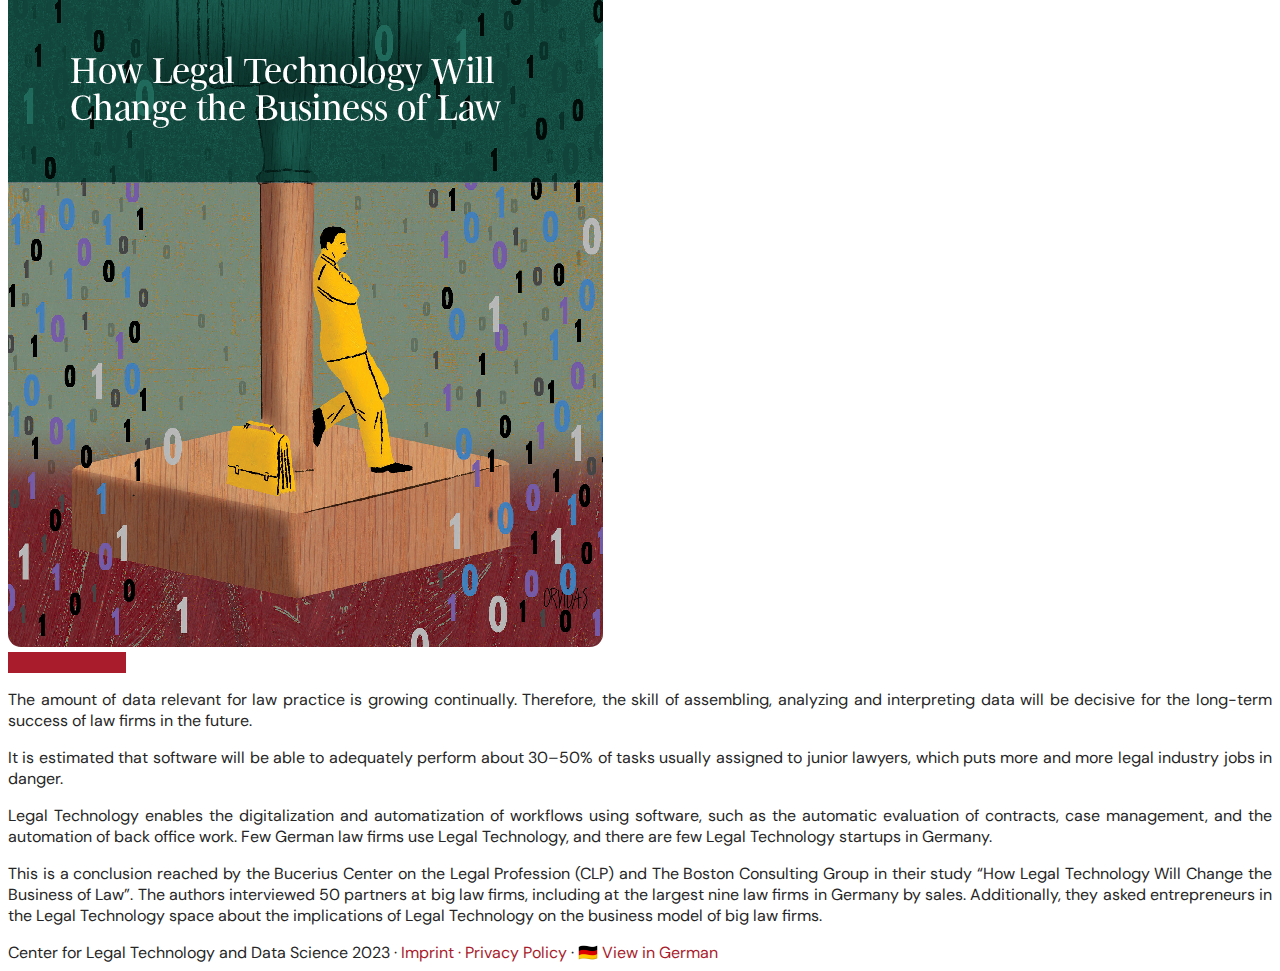
<file: en/studies.html>
<!doctype html>
<html lang="de">
	<head>
		<!-- Required meta tags -->
		<meta charset="utf-8">
		<meta name="viewport" content="width=device-width, initial-scale=1">

		<!-- Bootstrap CSS -->
		<link href="https://cdn.jsdelivr.net/npm/bootstrap@5.0.0-beta1/dist/css/bootstrap.min.css" rel="stylesheet" integrity="sha384-giJF6kkoqNQ00vy+HMDP7azOuL0xtbfIcaT9wjKHr8RbDVddVHyTfAAsrekwKmP1" crossorigin="anonymous">
		<link rel="stylesheet" href="https://cdn.jsdelivr.net/npm/bootstrap-icons@1.3.0/font/bootstrap-icons.css">
		
		<!-- Google Fonts -->
		<link rel="preconnect" href="https://fonts.gstatic.com"> 
		<link href="https://fonts.googleapis.com/css2?family=DM+Sans:ital,wght@0,400;0,500;0,700;1,400&display=swap" rel="stylesheet">

		<!-- Bucerius CSS -->
		<link href="../css/style.css" rel="stylesheet">
		<style type="text/css">
		
		</style>

		<title>Studien zum Rechtsmarkt · Bucerius Center for Legal Technology and Data Science</title>
	</head>
	<body>
		<div class="container">
			<div class="row">
				<div class="col-xl-2 col-md-3 col-4">
					<a href="index.html">
						<img src="../svg/logo-text.svg" alt="CLTDS logo">
					</a>
				</div>
				<div class="col-xl-2 col-md-3 col-4">
					<a href="https://www.law-school.de/international" target="_blank">
						<img src="../svg/bucerius.svg" alt="Bucerius Law School gGmbH logo">
					</a>
				</div>
				<div class="col-xl-8 col-md-6 col-12 mt-4">
					<nav class="nav justify-content-end">
						<a class="nav-link" href="index.html#purpose">Mission</a>
						<a class="nav-link" href="index.html#projects">Projects</a>
						<a class="nav-link" href="index.html#people">People</a>
						<a class="nav-link" href="index.html#partners">Partners</a>
						<a class="nav-link" href="index.html#pigeon-carrier">Contact</a>
						<a class="nav-link" href="https://www.law-school.de/international/legal/privacy-policy">Imprint</a>
					</nav>
				</div>
			</div>
		</div>
		<div class="container mt-5">
			<h1 class="mb-3">Studies</h1>
			<h3 class="mb-3">The Future of Digital Justice</h3>
			<div class="row">
				<div class="col-12 col-lg-4">
					<a href="../pdf/Hartung%20et%20al%20(2022)%20Digital%20Justice.pdf" target="_blank">
						<img src="../img/digital-justice.png" alt="Digital Justice-Studie 2022" class="img-fluid rounded-x">
					</a><br>
					<a href="../pdf/Hartung%20et%20al%20(2022)%20Digital%20Justice.pdf" target="_blank" class="btn btn-primary my-2 float-end">Download (PDF)</a>
				</div>
				<div class="col-12 col-lg-8">
					<p>Justice systems worldwide are under increasing pressure as legal complexity rises and more people rightfully demand access to justice. Digital transformation is the key for courts to keep pace. Digital justice is an immense chance to improve the lives of millions of people, but only if the technology is understood and implemented fast.</p>

					<p>Globally, the digitalization of justice systems is just beginning and generally lagging behind the digital transformation of the rest of society. This has led to a widening gap between the expected user experience for both consumers and businesses and the actual services provided by the courts.</p>

					<p>The current state of digital justice can be understood using an adapted version of the three-layer framework previously developed for private legal technology: It differentiates between enabler, process support, and substantial law solutions. Compared to other parts of the legal system, courts and public offices are several years behind in technology adoption. Despite recent incentives to innovate during the COVID-19 pandemic, even economically strong countries such as Germany risk missing the boat when it comes to future readiness. Insufficient hardware and software infrastructure, budget issues, a hindering mindset, and fear of personal disadvantages among stakeholders are all to blame.</p>

					<p>Austria, Canada, Singapore, and the United Kingdom are leading in justice digitalization. They demonstrate several key traits that help make for the successful digital transformation of a justice system. Adoption of software development best practices from the private sector, early, strong, and decisive leadership, user-centricity, and openness to process optimization and data-based strategies have helped them manage the relevant changes.</p> 

					<p>Digital justice enables faster, more efficient case management and the effective resolution of legal conflicts, better working conditions within courts, and greater access to the legal system. Countries that strive for these positive results require a bold vision at the outset, a purposefully designed governance, and an adapted legal framework to ring in the required paradigm shift. For help, they can tap into a young generation of judges, clerks, and other civil servants eager to bet on technology to advance their country and their careers.</p>

				</div>
			</div>
			<h3 class="mt-5">Legal Operations: Getting More from In-House Legal Departments and Their Outside Counsel</h3>
			<div class="row">
				<div class="col-12 col-lg-4">
					<a href="../pdf/Bucerius-Legal-Ops-2018.pdf" target="_blank">
						<img src="../img/legal-ops.png" alt="Legal Operations-Studie 2018" class="img-fluid rounded-x">
					</a><br>
					<a href="../pdf/Bucerius-Legal-Ops-2018.pdf" target="_blank" class="btn btn-primary my-2 float-end">Download (PDF)</a>
				</div>
				<div class="col-12 col-lg-8">
					<p>In-house legal departments currently face a series of new challenges. While complexity and the amount of legal work are on the rise, legal department budgets continue to shrink.</p>

					<p>More and more companies set up Legal Operations teams to face these challenges and improve the efficiency of their legal department.</p>

					<p>A new study by The Boston Consulting Group and Bucerius Law School looks at theoretical foundations and practical implications of this approach. The authors have interviewed close to 50 pioneers in the space and evaluated prior studies.</p>

					<p>The study includes an overview of activities that are typical of Legal Operations functions, a look at the typical levers used to make legal departments more efficient using Legal Operations, as well as examples of the improvements that can be achieved by implementing a Legal Operations function. The study also contains ideas on how to successfully implement a Legal Operations function in a company and institutional obstacles that can be in its way. To conclude, the authors describe the implications of this shift for external counsel in law firms and law companies. These points are illustrated using case studies of companies and law firms from the U.S. and Germany.</p> 

				</div>
			</div>
			<h3 class="mt-5">How Legal Technology will Change the Business of Law</h3>
			<div class="row mt-3">
				<div class="col-12 col-lg-4">
					<a href="../pdf/Bucerius-Legal-Tech-2016.pdf" target="_blank">
						<img src="../img/legal-tech.png" alt="Legal Tech-Studie 2016" class="img-fluid rounded-x">
					</a><br>
					<a href="../pdf/Bucerius-Legal-Tech-2016.pdf" target="_blank" class="btn btn-primary my-2 float-end">Download (PDF)</a>
				</div>
				<div class="col-12 col-lg-8">
					<p>The amount of data relevant for law practice is growing continually. Therefore, the skill of assembling, analyzing and interpreting data will be decisive for the long-term success of law firms in the future.</p>

					<p>It is estimated that software will be able to adequately perform about 30–50% of tasks usually assigned to junior lawyers, which puts more and more legal industry jobs in danger.</p>

					<p>Legal Technology enables the digitalization and automatization of workflows using software, such as the automatic evaluation of contracts, case management, and the automation of back office work. Few German law firms use Legal Technology, and there are few Legal Technology startups in Germany.</p>

					<p>This is a conclusion reached by the Bucerius Center on the Legal Profession (CLP) and The Boston Consulting Group in their study “How Legal Technology Will Change the Business of Law”. The authors interviewed 50 partners at big law firms, including at the largest nine law firms in Germany by sales. Additionally, they asked entrepreneurs in the Legal Technology space about the implications of Legal Technology on the business model of big law firms.</p>

				</div>
			</div>
		</div>
		<div class="footer container my-5 text-center" id="imprint">
			Center for Legal Technology and Data Science 2023 · 
			<a href="https://www.law-school.de/international/legal/privacy-policy" target="">Imprint · Privacy Policy</a> · <a href="../de/studies.html">🇩🇪 View in German</a>
		</div>
		
		<!-- Bootstrap JS -->
		<script src="https://cdn.jsdelivr.net/npm/bootstrap@5.0.0-beta1/dist/js/bootstrap.bundle.min.js" integrity="sha384-ygbV9kiqUc6oa4msXn9868pTtWMgiQaeYH7/t7LECLbyPA2x65Kgf80OJFdroafW" crossorigin="anonymous"></script>
	</body>
</html>
</file>
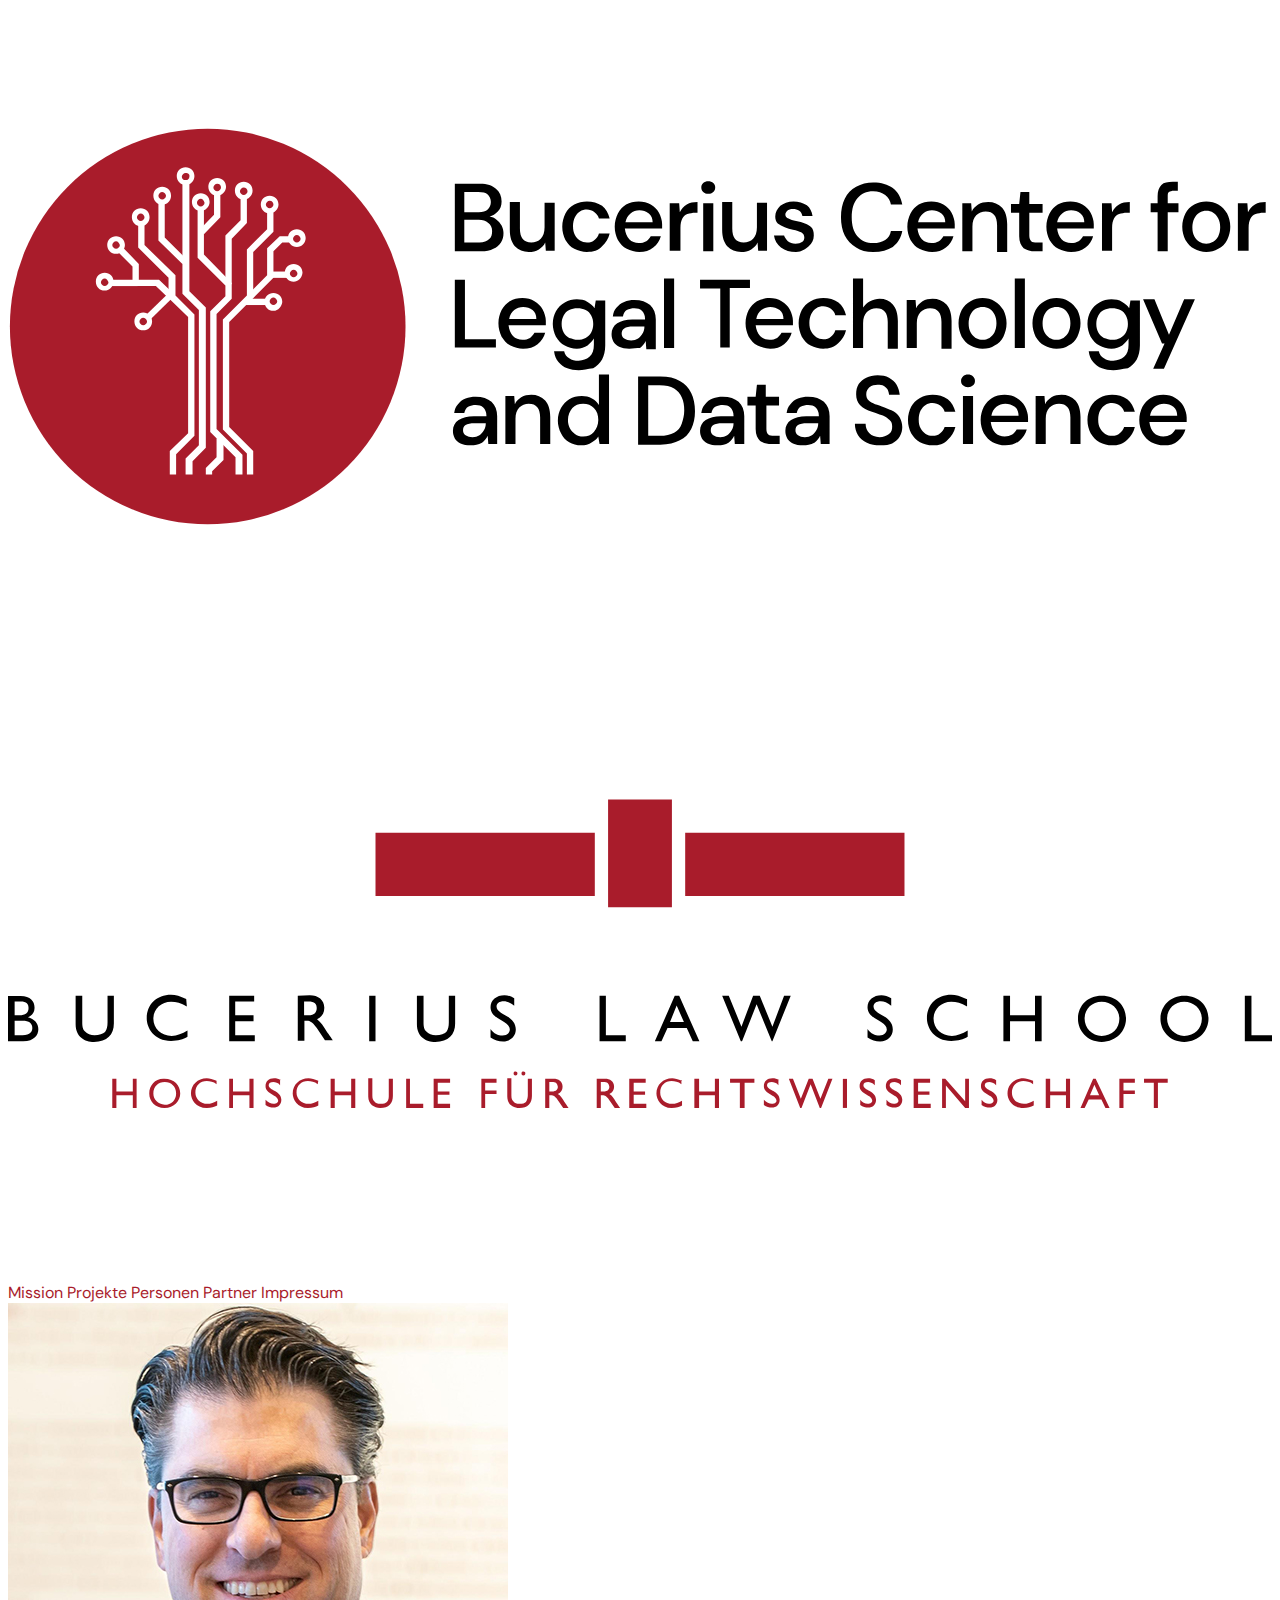
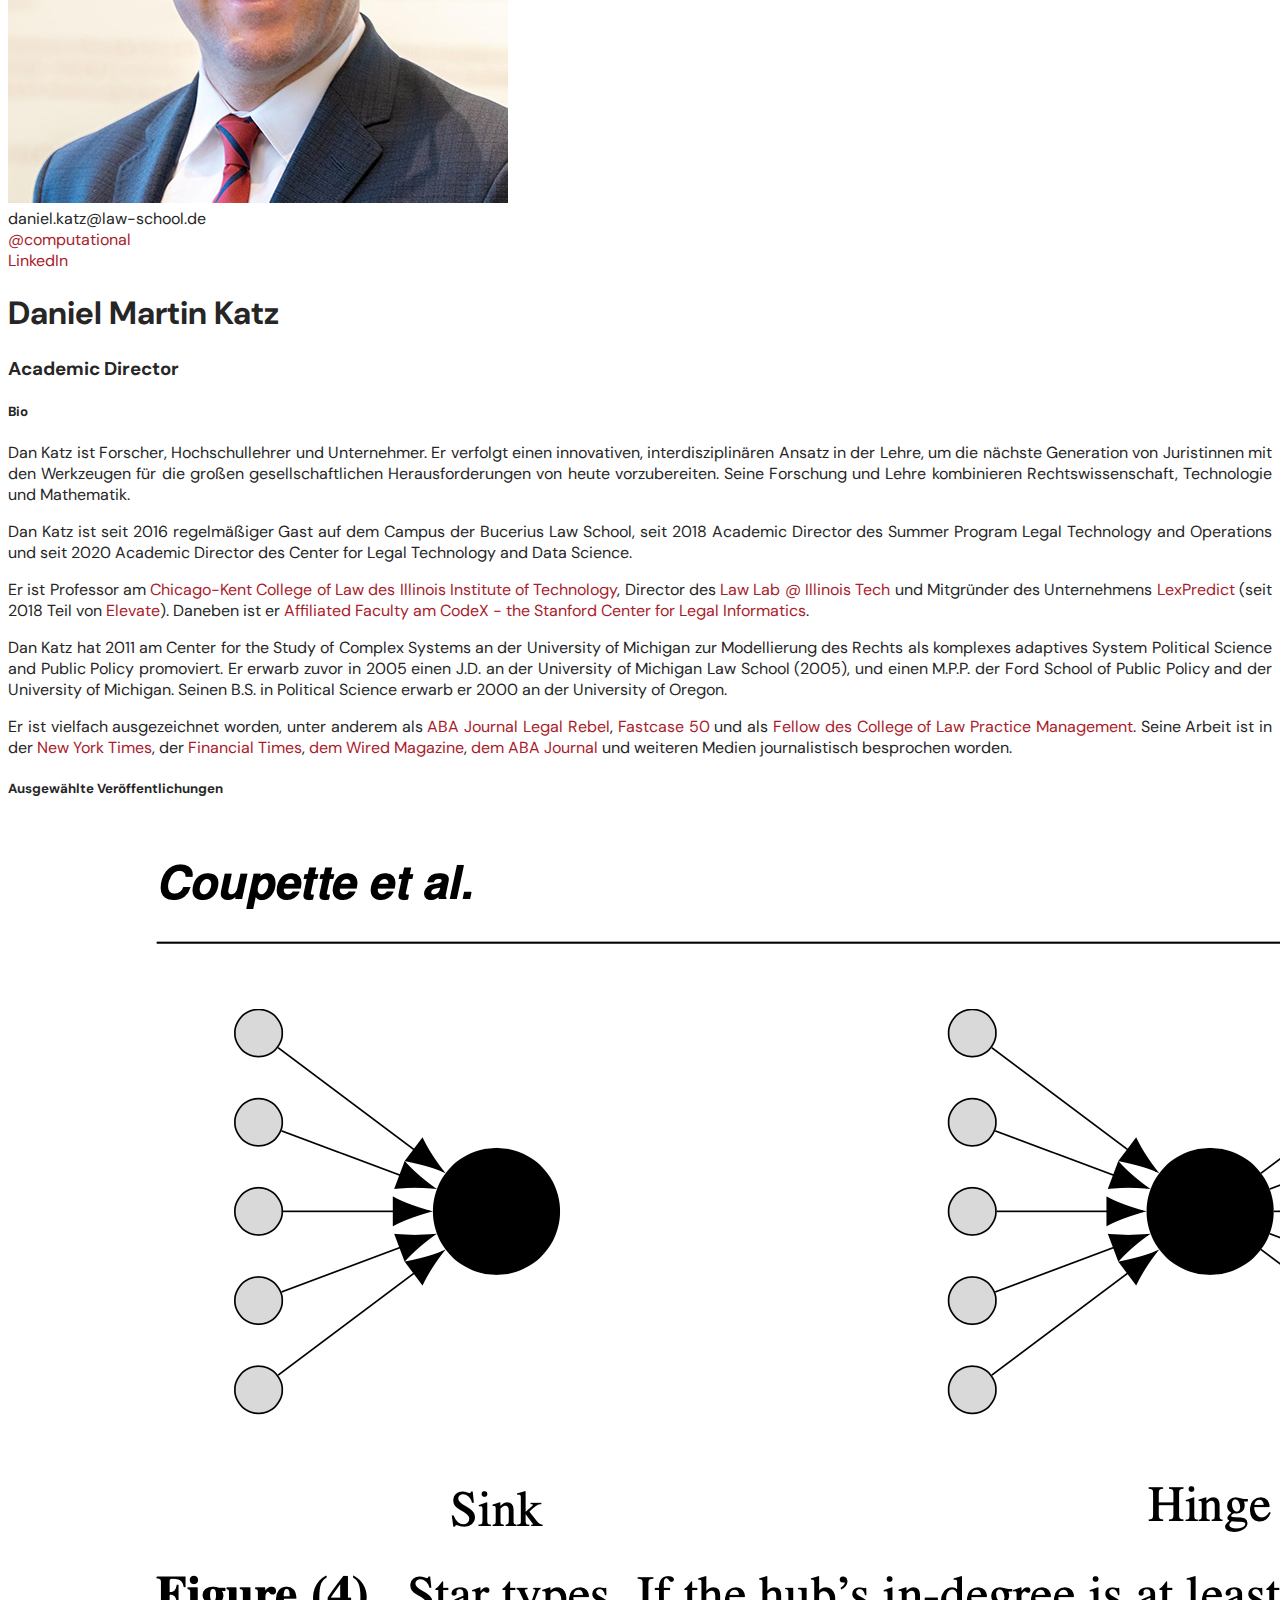
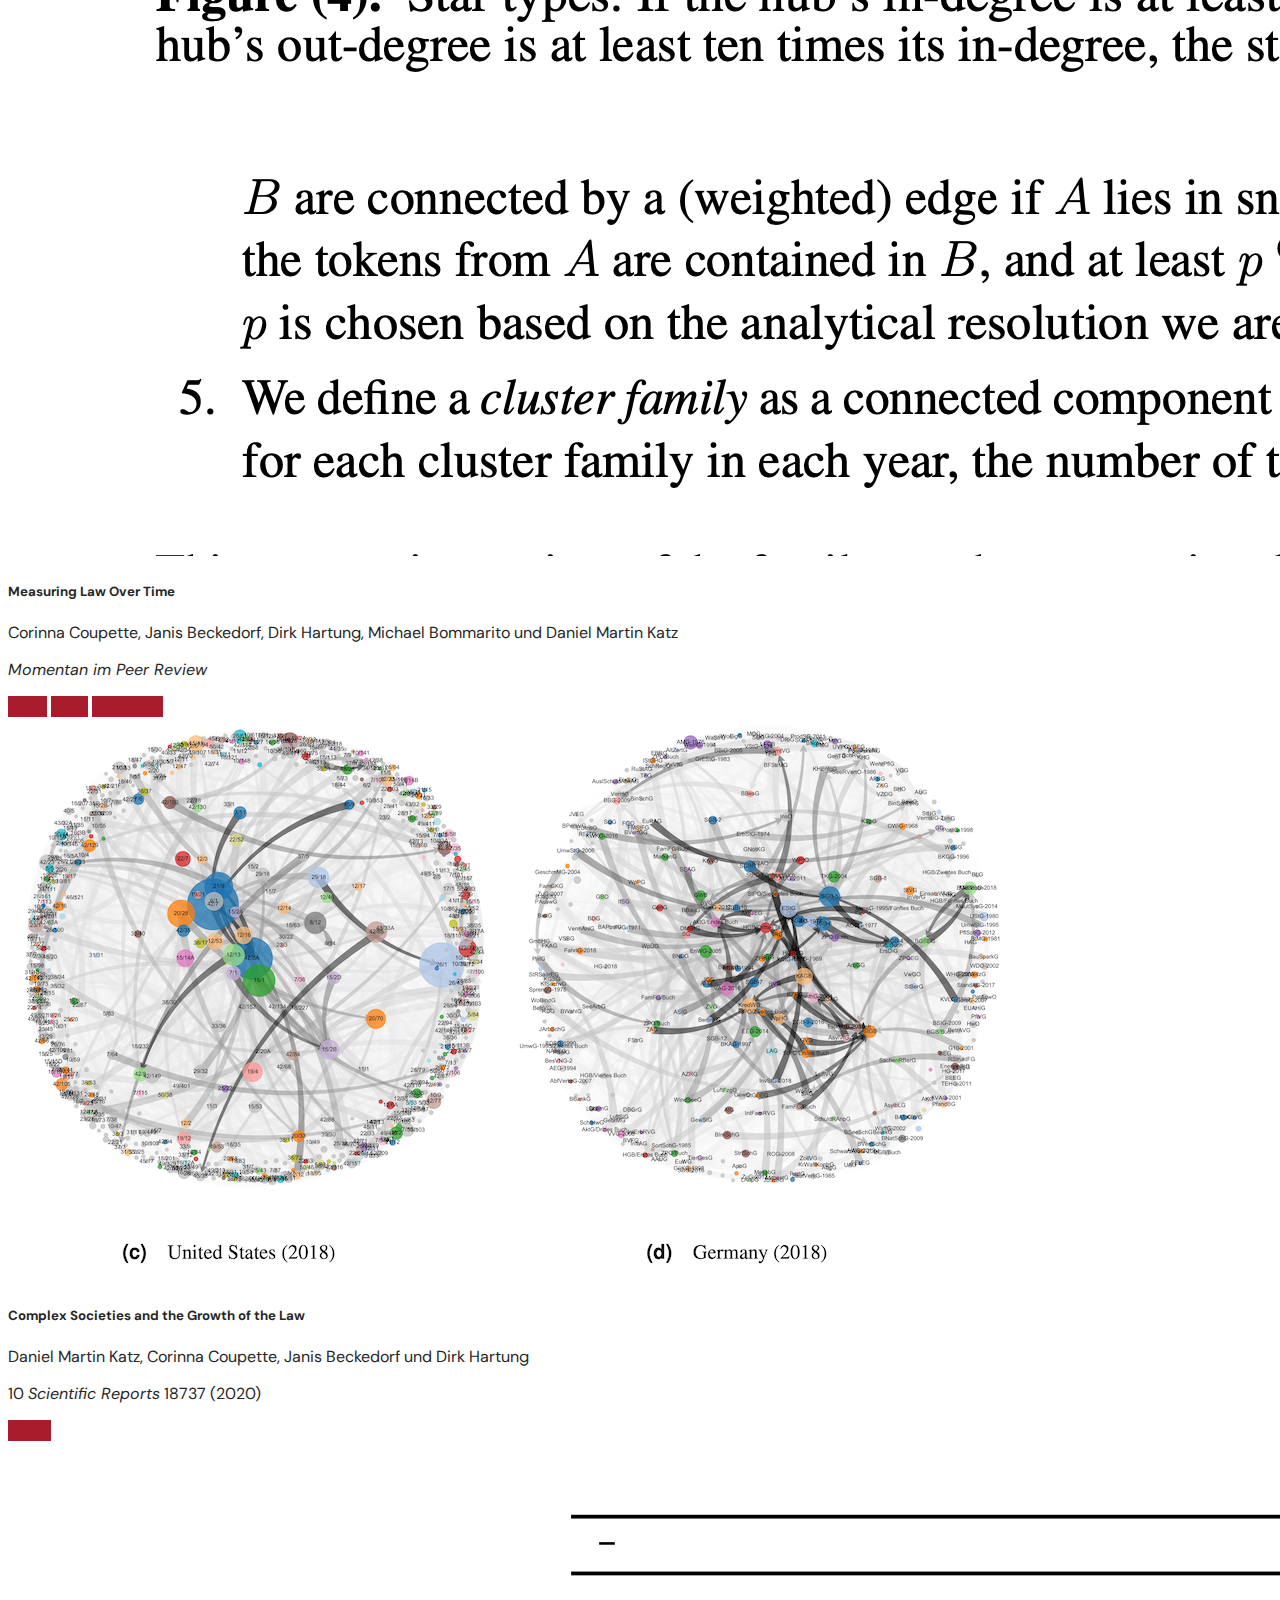
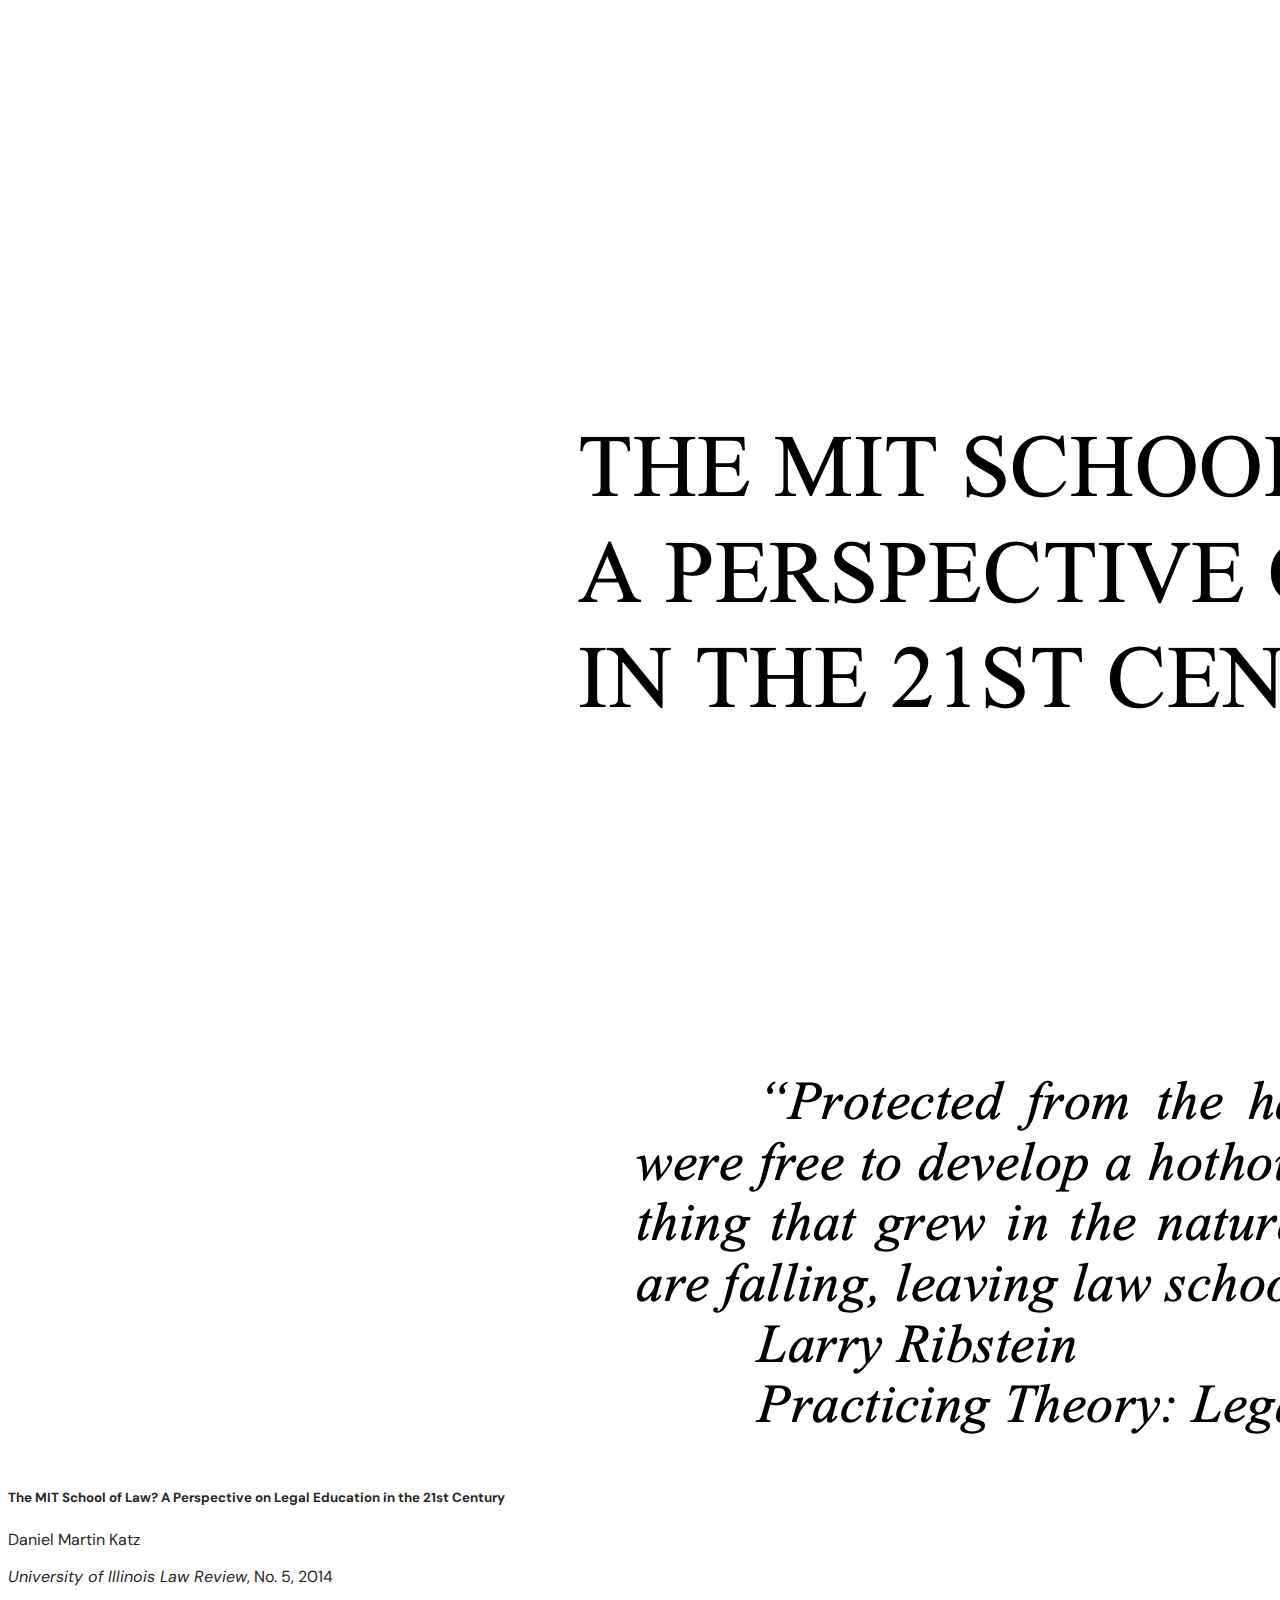
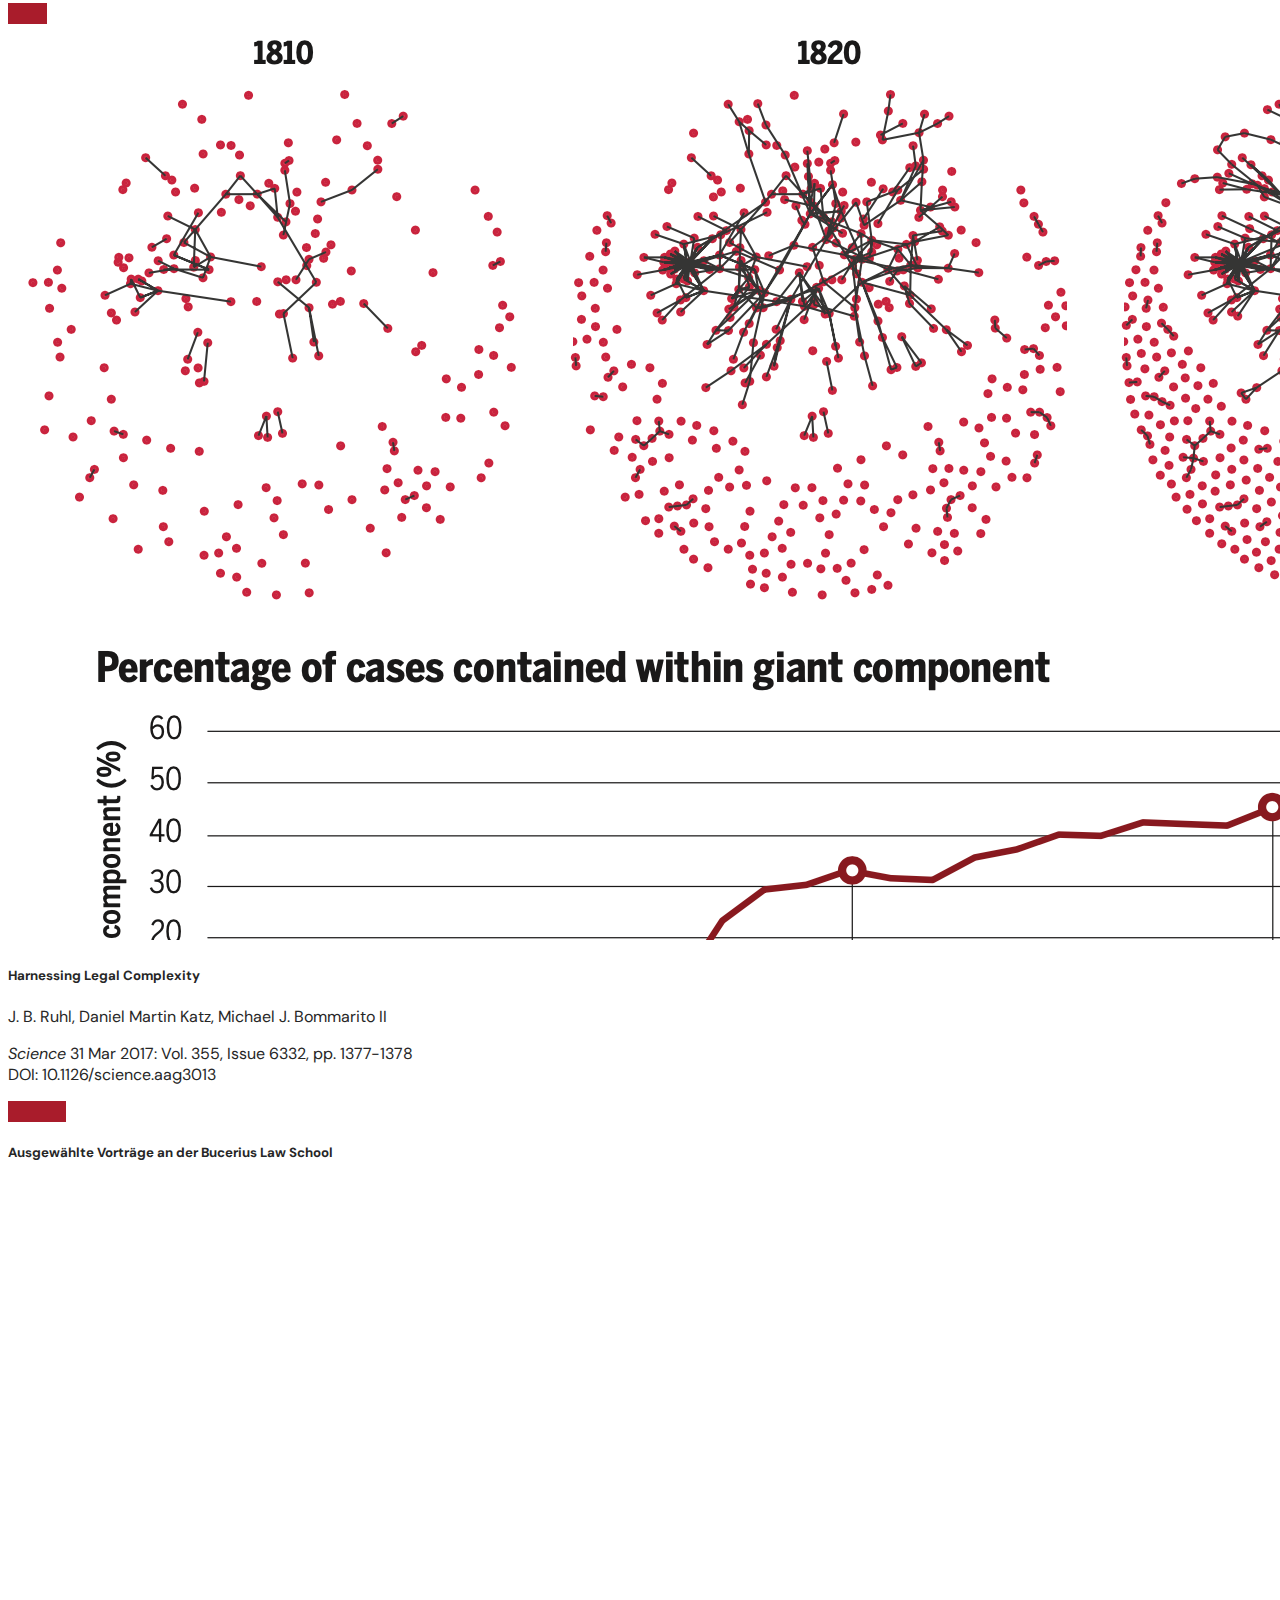
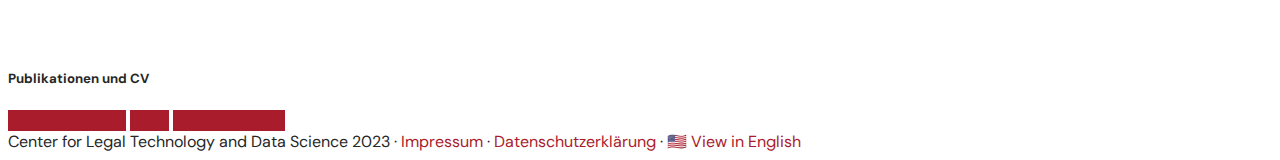
<file: de/people/dan.html>
<!doctype html>
<html lang="de">
	<head>
		<!-- Required meta tags -->
		<meta charset="utf-8">
		<meta name="viewport" content="width=device-width, initial-scale=1">

		<!-- Bootstrap CSS -->
		<link href="https://cdn.jsdelivr.net/npm/bootstrap@5.0.0-beta1/dist/css/bootstrap.min.css" rel="stylesheet" integrity="sha384-giJF6kkoqNQ00vy+HMDP7azOuL0xtbfIcaT9wjKHr8RbDVddVHyTfAAsrekwKmP1" crossorigin="anonymous">
		<link rel="stylesheet" href="https://cdn.jsdelivr.net/npm/bootstrap-icons@1.3.0/font/bootstrap-icons.css">
		
		<!-- Google Fonts -->
		<link rel="preconnect" href="https://fonts.gstatic.com"> 
		<link href="https://fonts.googleapis.com/css2?family=DM+Sans:ital,wght@0,400;0,500;0,700;1,400&display=swap" rel="stylesheet">

		<!-- Bucerius CSS -->
		<link href="../../css/style.css" rel="stylesheet">

		<title>Daniel Martin Katz · Bucerius Center for Legal Technology and Data Science</title>
	</head>
	<body>
		<div class="container">
			<div class="row">
				<div class="col-xl-2 col-md-3 col-4">
					<a href="../../index.html">
						<img src="../../svg/logo-text.svg" alt="CLTDS logo">
					</a>
				</div>
				<div class="col-xl-2 col-md-3 col-4">
					<a href="https://www.law-school.de" target="_blank">
						<img src="../../svg/bucerius.svg" alt="Bucerius Law School gGmbH logo">
					</a>
				</div>
				<div class="col-xl-8 col-md-6 col-12 mt-4">
					<nav class="nav justify-content-end">
						<a class="nav-link" href="../../index.html#mission">Mission</a>
						<a class="nav-link" href="../../index.html#projects">Projekte</a>
						<a class="nav-link" href="../../index.html#people">Personen</a>
						<a class="nav-link" href="../../index.html#partners">Partner</a>
						<a class="nav-link" href="https://www.law-school.de/rechtliches/impressum">Impressum</a>
					</nav>
				</div>
			</div>
		</div>
		<div class="container">
			<div class="row mt-5">
				<div class="col-12 col-md-4 col-lg-2 text-center">
					<div class="bg-light rounded-x">
						<img src="../../img/dan-katz.jpg" class="p-5 p-md-2 rounded-circle img-fluid" alt="Daniel Martin Katz">
						<div class="align-self-center mb-4 p-2">
						&#x64;&#x61;&#x6E;&#x69;&#x65;&#x6C;&#x2E;&#x6B;&#x61;&#x74;&#x7A;<wbr>&#x40;&#x6C;&#x61;&#x77;&#x2D;&#x73;<!--.com &#x40;-->&#x63;&#x68;&#x6F;&#x6F;&#x6C;&#x2E;&#x64;&#x65;<br>
							<a href="https://twitter.com/computational">@computational</a><br>
							<a href="https://www.linkedin.com/in/daniel-katz-3b001539/">LinkedIn</a>
						</div>
					</div>
				</div>
				<div class="col-12 col-md-8 col-lg-10">
					<h1>Daniel Martin Katz</h1>
					<h3>Academic Director</h3>
					<h5 class="mt-4 mb-3">Bio</h5>
					<p>Dan Katz ist Forscher, Hochschullehrer und Unternehmer. Er verfolgt einen innovativen, interdisziplinären Ansatz in der Lehre, um die nächste Generation von Juristinnen mit den Werkzeugen für die großen gesellschaftlichen Herausforderungen von heute vorzubereiten. Seine Forschung und Lehre kombinieren Rechtswissenschaft, Technologie und Mathematik.</p>
					<p>Dan Katz ist seit 2016 regelmäßiger Gast auf dem Campus der Bucerius Law School, seit 2018 Academic Director des Summer Program Legal Technology and Operations und seit 2020 Academic Director des Center for Legal Technology and Data Science.</p>
					<p>Er ist Professor am <a href="https://www.kentlaw.iit.edu/faculty/daniel-katz" target="_blank">Chicago-Kent College of Law des Illinois Institute of Technology</a>, Director des <a href="http://www.thelawlab.com" target="_blank">Law Lab @ Illinois Tech</a> und Mitgründer des Unternehmens <a href="https://www.lexpredict.com" target="_blank">LexPredict</a> (seit 2018 Teil von <a href="https://elevateservices.com" target="_blank">Elevate</a>). Daneben ist er <a href="https://law.stanford.edu/directory/daniel-katz/" target="_blank">Affiliated Faculty am CodeX - the Stanford Center for Legal Informatics</a>.</p>
					<p>Dan Katz hat 2011 am Center for the Study of Complex Systems an der University of Michigan zur Modellierung des Rechts als komplexes adaptives System Political Science and Public Policy promoviert. Er erwarb zuvor in  2005 einen  J.D. an der University of Michigan Law School (2005), und einen M.P.P. der Ford School of Public Policy and der University of Michigan. Seinen B.S. in Political Science erwarb er 2000 an der University of Oregon.</p>
					<p>Er ist vielfach ausgezeichnet worden, unter anderem als <a href="https://www.abajournal.com/magazine/article/2013_legal_rebels_a_banner_year" target="_blank">ABA Journal Legal Rebel</a>, <a href="https://www.fastcase.com/fastcase50/?class=2013" target="_blank">Fastcase 50</a> und als <a href="https://www.collegeoflpm.org/current-fellows-list" target="_blank">Fellow des College of Law Practice Management</a>. Seine Arbeit ist in der <a href="https://archive.nytimes.com/query.nytimes.com/gst/fullpage-9E07E7DD1039F933A25752C1A96F9C8B63.html" target="_blank">New York Times</a>, der <a href="https://www.ft.com/content/50b0eba4-d063-11e8-9a3c-5d5eac8f1ab4" target="_blank">Financial Times</a>, <a href="https://www.wired.com/2016/02/lawyers-fear-that-tech-will-make-their-jobs-too-easy/" target="_blank">dem Wired Magazine</a>, <a href="https://www.abajournal.com/legalrebels/article/2013_legal_rebel_profile_daniel_katz" target="_blank">dem ABA Journal</a> und weiteren Medien journalistisch besprochen worden.</p>
					<h5 class="mt-4 mb-3">Ausgew&auml;hlte Ver&ouml;ffentlichungen</h5>
					<div class="row row-cols-1 row-cols-md-2 row-cols-lg-4">
						<div class="col my-3">
							<div class="card bg-light h-100 rounded-x">
								<a href="https://papers.ssrn.com/sol3/papers.cfm?abstract_id=3773130" target="_blank" class=""><img src="../../img/measuring-law-over-time.png" class="card-img-top border" alt="Measuring Law Over Time: A Network Analytical Framework with an Application to Statutes and Regulations in the United States and Germany"></a>
      							<div class="card-body rounded-x">
									<h5 class="card-title">Measuring Law Over Time</h5>
									<p class="card-text">Corinna Coupette, Janis Beckedorf, Dirk Hartung, Michael Bommarito und Daniel Martin Katz<p>
									<p class="card-text"><em>Momentan im Peer Review</em></p>
								</div>
								<div class="card-footer" style="border-radius:13px;">
									<a href="https://papers.ssrn.com/sol3/papers.cfm?abstract_id=3773130" target="_blank" class="btn btn-primary mb-1">SSRN</a>
									<a href="https://arxiv.org/abs/2101.11284" target="_blank" class="btn btn-primary mb-1">arXiv</a>
									<a href="https://www.physicsoflaw.com" target="_blank" class="btn btn-primary mb-1">Konferenz</a>
								</div>
							</div>
						</div>
						<div class="col my-3">
							<div class="card bg-light h-100 rounded-x">
								<a href="https://www.nature.com/articles/s41598-020-73623-x" target="_blank"><img src="../../img/complex-societies.png" class="card-img-top border" alt="Complex Societies and the Growth of the Law">
      							<div class="card-body rounded-x"></a>
									<h5 class="card-title">Complex Societies and the Growth of the Law</h5>
									<p class="card-text">Daniel Martin Katz, Corinna Coupette, Janis Beckedorf und Dirk Hartung<p>
									<p class="card-text">10 <em>Scientific Reports</em> 18737 (2020)</p>
								</div>
								<div class="card-footer" style="border-radius:13px;">
									<a href="https://www.nature.com/articles/s41598-020-73623-x" target="_blank" class="btn btn-primary mb-1">Paper</a>
								</div>
							</div>
						</div>
						<div class="col my-3">
							<div class="card bg-light h-100 rounded-x">
								<a href="https://papers.ssrn.com/sol3/papers.cfm?abstract_id=2513397" target="_blank"><img src="../../img/mit-school-of-law.png" class="card-img-top border" alt="MIT School of Law paper"></a>
      							<div class="card-body rounded-x">
									<h5 class="card-title">The MIT School of Law? A Perspective on Legal Education in the 21st Century</h5>
									<p class="card-text">Daniel Martin Katz<p>
									<p class="card-text"><em>University of Illinois Law Review</em>, No. 5, 2014
								</div>
								<div class="card-footer" style="border-radius:13px;">
									<a href="https://papers.ssrn.com/sol3/papers.cfm?abstract_id=2513397" target="_blank" class="btn btn-primary mb-1">SSRN</a>
								</div>
							</div>
						</div>
						<div class="col my-3">
							<div class="card bg-light h-100 rounded-x">
								<img src="../../img/harnessing-legal-complexity.png" class="card-img-top border" alt="Harnessing Legal Complexity paper">
      							<div class="card-body rounded-x">
									<h5 class="card-title">Harnessing Legal Complexity</h5>
									<p class="card-text">J. B. Ruhl, Daniel Martin Katz, Michael J. Bommarito II <p>
									<p class="card-text"><em>Science</em> 31 Mar 2017: Vol. 355, Issue 6332, pp. 1377-1378 <br>DOI: 10.1126/science.aag3013</p>
								</div>
								<div class="card-footer" style="border-radius:13px;">
									<a href="https://science.sciencemag.org/content/355/6332/1377" target="_blank" class="btn btn-primary mb-1">Science</a>
								</div>
									
							</div>
						</div>
					</div>
					<h5 class="mt-4 mb-3">Ausgew&auml;hlte Vortr&auml;ge an der Bucerius Law School</h5>
					<div class="row row-cols-lg-3 row-cols-1">
						<div class="col">
							<div class="container">
								<iframe src="https://www.youtube-nocookie.com/embed/nBeL6MBzSY8" frameborder="0" allow="accelerometer; autoplay; clipboard-write; encrypted-media; gyroscope; picture-in-picture" allowfullscreen></iframe>
							</div>
						</div>
						<div class="col">
							<div class="container">
							<iframe src="https://www.youtube-nocookie.com/embed/qN3pNfzdNfI" frameborder="0" allow="accelerometer; autoplay; clipboard-write; encrypted-media; gyroscope; picture-in-picture" allowfullscreen></iframe>
							</div>
						</div>
						<div class="col">
							<div class="container">
								<iframe src="https://www.youtube-nocookie.com/embed/_kc9AguvHn0" frameborder="0" allow="accelerometer; autoplay; clipboard-write; encrypted-media; gyroscope; picture-in-picture" allowfullscreen></iframe>
							</div>
						</div>
					</div>
					<h5 class="mt-4 mb-3">Publikationen und CV</h5>
					<a href="https://s3.amazonaws.com/KatzCloud/daniel_martin_katz_CV.pdf" class="btn btn-primary">Download (PDF)</a>
					<a href="http://papers.ssrn.com/sol3/cf_dev/AbsByAuth.cfm?per_id=627779" class="btn btn-primary">SSRN</a>
					<a href="https://scholar.google.de/citations?user=QmmExesAAAAJ&hl=de&oi=ao" class="btn btn-primary">Google Scholar</a>
					
				</div>
			</div>
		</div>
		<div class="footer container my-5 text-center" id="imprint">
			Center for Legal Technology and Data Science 2023 · 
			<a href="https://www.law-school.de/rechtliches/impressum" target="">Impressum</a> · <a href="https://www.law-school.de/datenschutzerklaerung">Datenschutzerkl&auml;rung</a> · <a href="../../en/people/dan.html">🇺🇸&nbsp;View in English</a>
		</div>
		<!-- Bootstrap JS -->
		<script src="https://cdn.jsdelivr.net/npm/bootstrap@5.0.0-beta1/dist/js/bootstrap.bundle.min.js" integrity="sha384-ygbV9kiqUc6oa4msXn9868pTtWMgiQaeYH7/t7LECLbyPA2x65Kgf80OJFdroafW" crossorigin="anonymous"></script>
	</body>
</html>
</file>
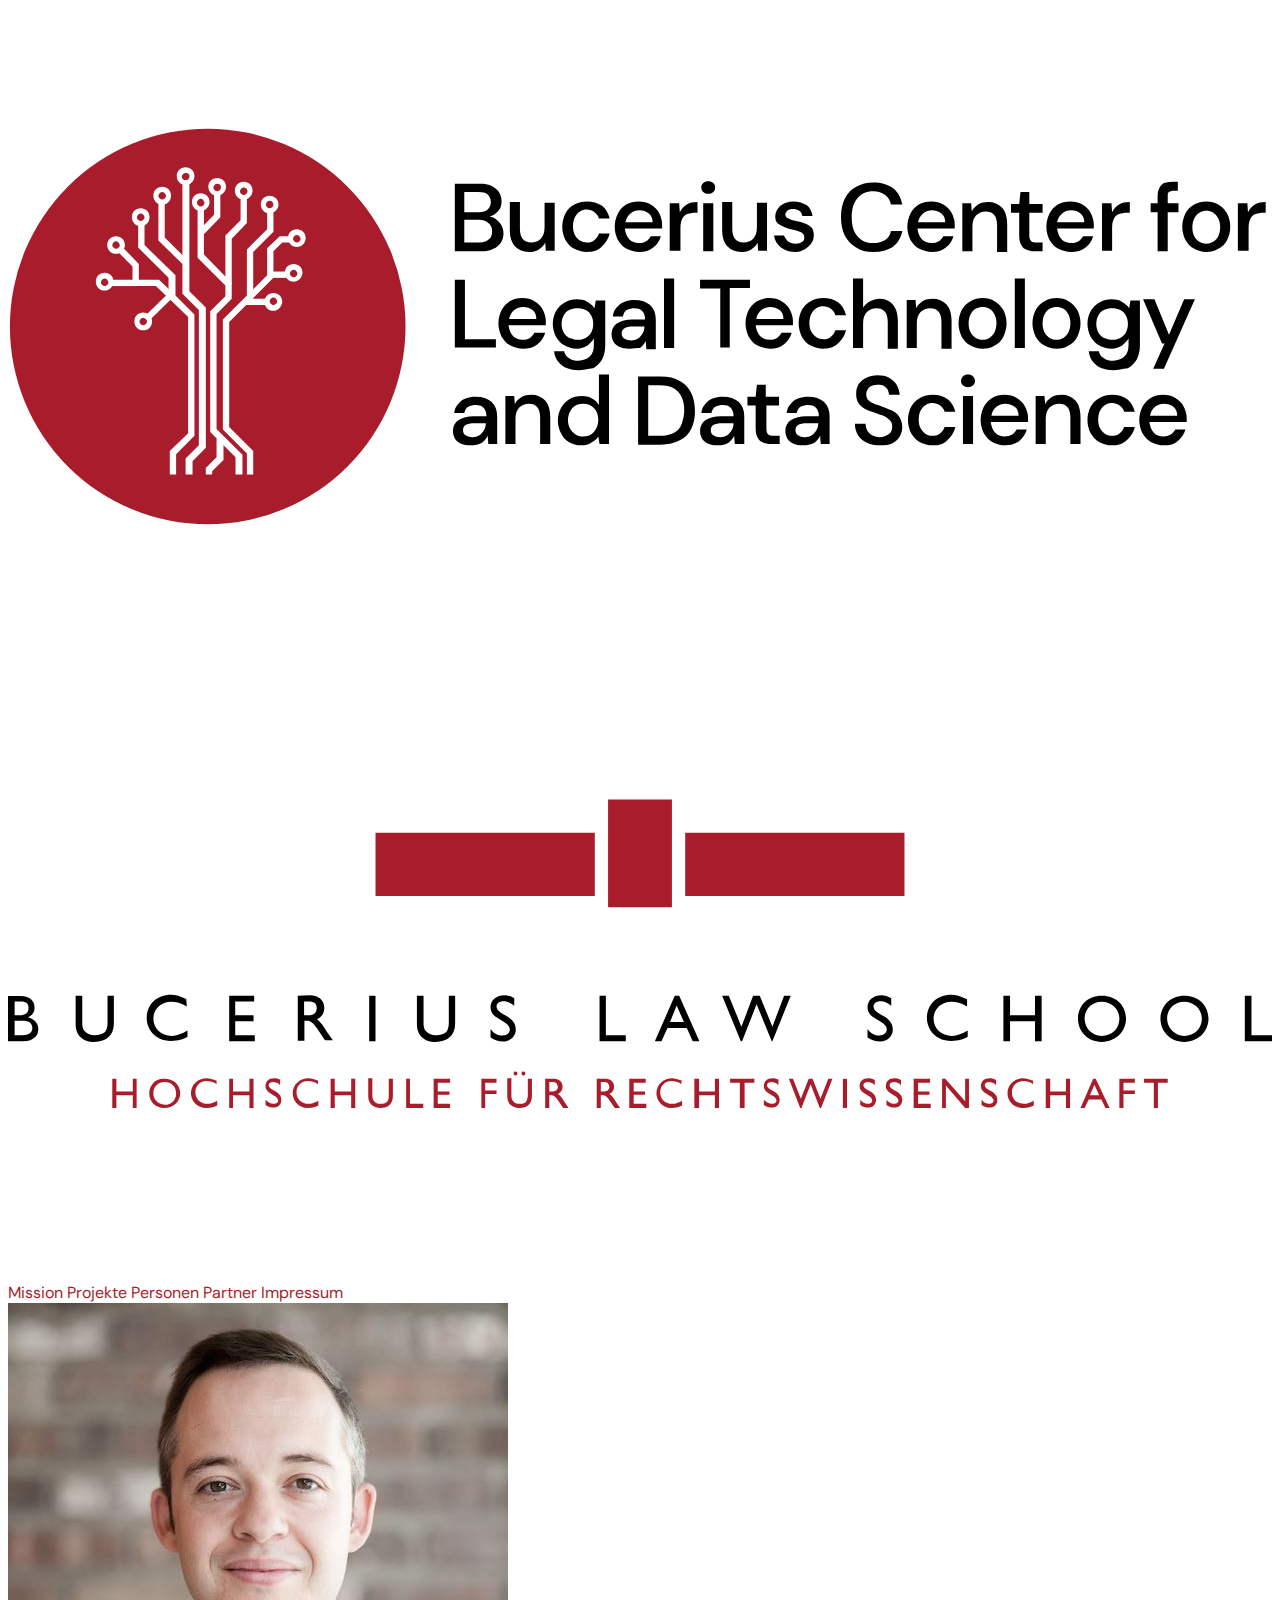
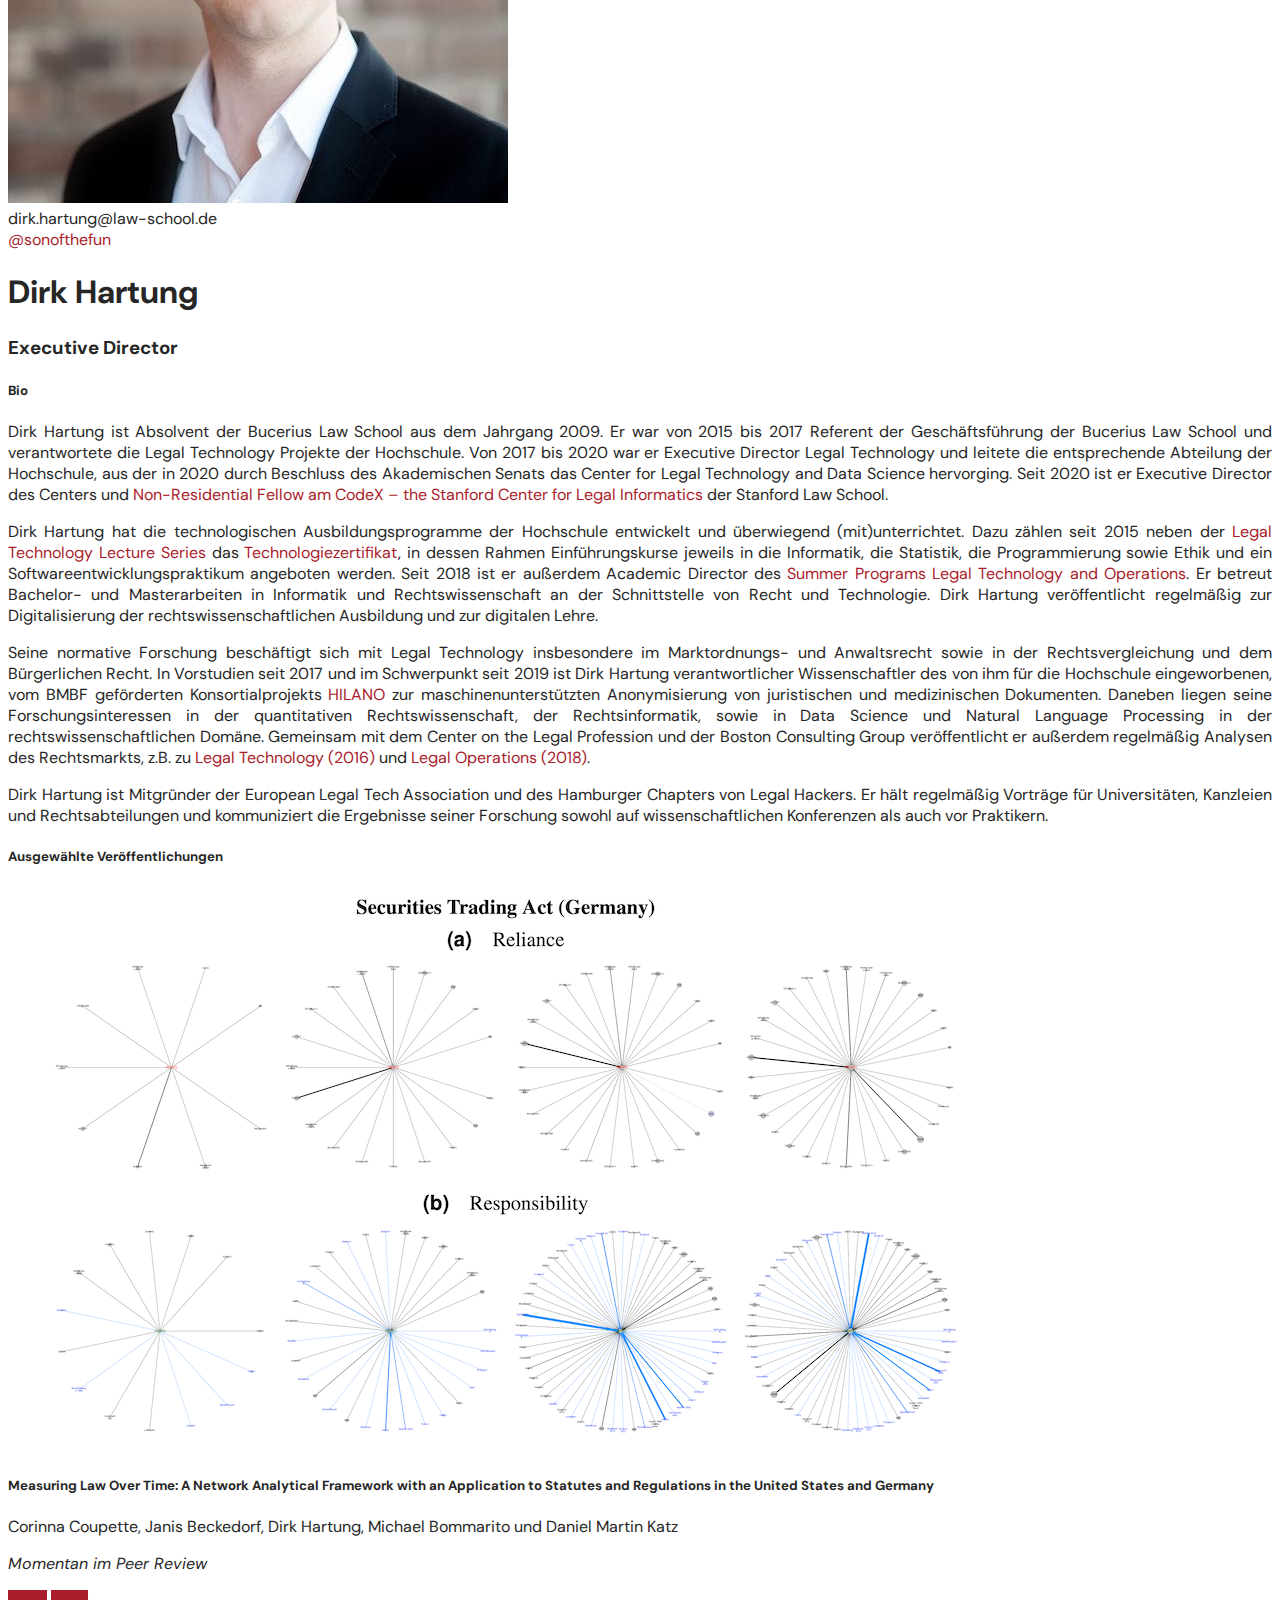
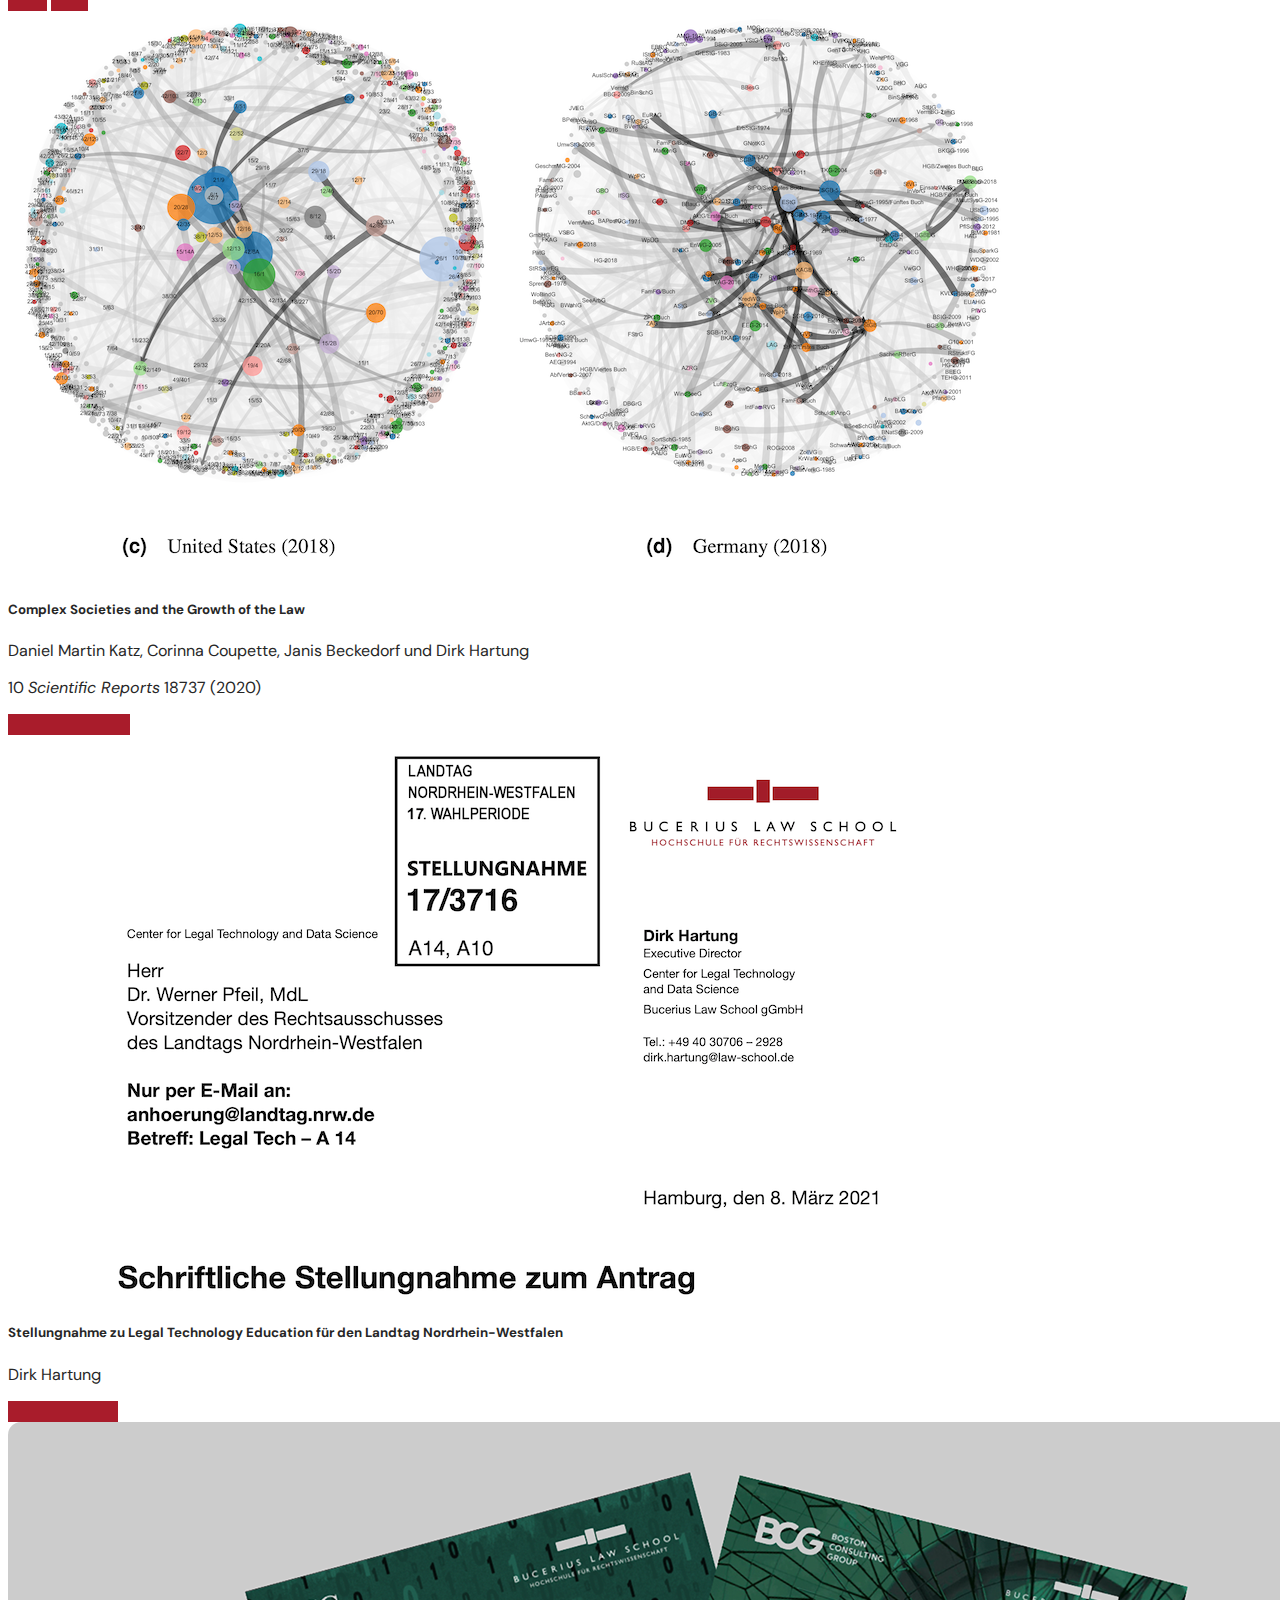
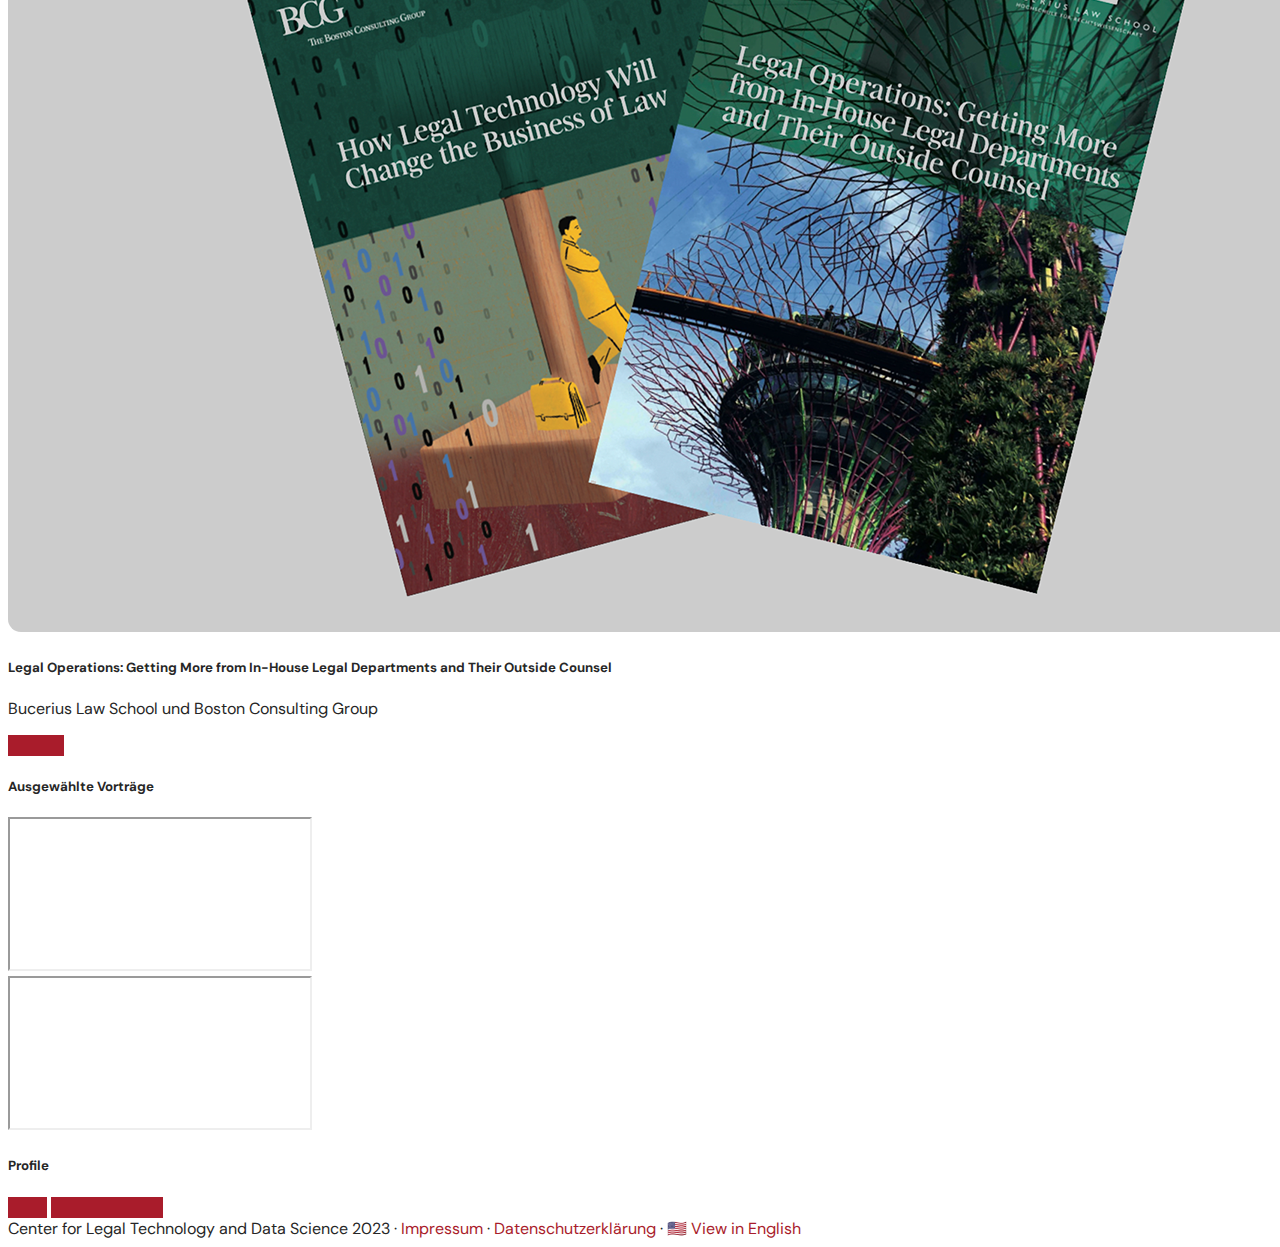
<file: de/people/dirk.html>
<!doctype html>
<html lang="de">
	<head>
		<!-- Required meta tags -->
		<meta charset="utf-8">
		<meta name="viewport" content="width=device-width, initial-scale=1">

		<!-- Bootstrap CSS -->
		<link href="https://cdn.jsdelivr.net/npm/bootstrap@5.0.0-beta1/dist/css/bootstrap.min.css" rel="stylesheet" integrity="sha384-giJF6kkoqNQ00vy+HMDP7azOuL0xtbfIcaT9wjKHr8RbDVddVHyTfAAsrekwKmP1" crossorigin="anonymous">
		<link rel="stylesheet" href="https://cdn.jsdelivr.net/npm/bootstrap-icons@1.3.0/font/bootstrap-icons.css">
		
		<!-- Google Fonts -->
		<link rel="preconnect" href="https://fonts.gstatic.com"> 
		<link href="https://fonts.googleapis.com/css2?family=DM+Sans:ital,wght@0,400;0,500;0,700;1,400&display=swap" rel="stylesheet">

		<!-- Bucerius CSS -->
		<link href="../../css/style.css" rel="stylesheet">

		<title>Dirk Hartung · Bucerius Center for Legal Technology and Data Science</title>
	</head>
	<body>
		<div class="container">
			<div class="row">
				<div class="col-xl-2 col-md-3 col-4">
					<a href="../../index.html">
						<img src="../../svg/logo-text.svg" alt="CLTDS logo">
					</a>
				</div>
				<div class="col-xl-2 col-md-3 col-4">
					<a href="https://www.law-school.de" target="_blank">
						<img src="../../svg/bucerius.svg" alt="Bucerius Law School gGmbH logo">
					</a>
				</div>
				<div class="col-xl-8 col-md-6 col-12 mt-4">
					<nav class="nav justify-content-end">
						<a class="nav-link" href="../../index.html#mission">Mission</a>
						<a class="nav-link" href="../../index.html#projects">Projekte</a>
						<a class="nav-link" href="../../index.html#people">Personen</a>
						<a class="nav-link" href="../../index.html#partners">Partner</a>
						<a class="nav-link" href="../../index.html#imprint">Impressum</a>
					</nav>
				</div>
			</div>
		</div>
		<div class="container">
			<div class="row mt-5">
				<div class="col-12 col-md-4 col-lg-2 text-center">
					<div class="bg-light rounded-x">
						<img src="../../img/dirk-hartung.jpg" class="p-5 p-md-2 rounded-circle img-fluid" alt="Dirk Hartung">
						<div class="align-self-center mb-4 p-2">
						&#x64;&#x69;<!--&#x40;-->&#x72;&#x6B;&#x2E;&#x68;&#x61;&#x72;&#x74;&#x75;&#x6E;&#x67;&#x40;<wbr>&#x6C;<!--.com-->&#x61;&#x77;<!--&#x40;-->&#x2D;&#x73;&#x63;&#x68;&#x6F;&#x6F;<!--&#x40;-->&#x6C;&#x2E;&#x64;&#x65;<br>
							<a href="https://twitter.com/sonofthefun">@sonofthefun</a>
						</div>
					</div>
				</div>
				<div class="col-12 col-md-8 col-lg-10">
					<h1>Dirk Hartung</h1>
					<h3>Executive Director</h3>
					<h5 class="mt-4 mb-3">Bio</h5>
					<p>Dirk Hartung ist Absolvent der Bucerius Law School aus dem Jahrgang 2009. Er war von 2015 bis 2017 Referent der Geschäftsführung der Bucerius Law School und verantwortete die Legal Technology Projekte der Hochschule. Von 2017 bis 2020 war er Executive Director Legal Technology und leitete die entsprechende Abteilung der Hochschule, aus der in 2020 durch Beschluss des Akademischen Senats das Center for Legal Technology and Data Science hervorging. Seit 2020 ist er Executive Director des Centers und <a href="https://law.stanford.edu/directory/dirk-hartung/" target="_blank">Non-Residential Fellow am CodeX – the Stanford Center for Legal Informatics</a> der Stanford Law School.</p> 
					<p>Dirk Hartung hat die technologischen Ausbildungsprogramme der Hochschule entwickelt und überwiegend (mit)unterrichtet. Dazu zählen seit 2015 neben der <a href="https://www.youtube.com/watch?v=nBeL6MBzSY8&list=PLPJgLCEwWmcPVEIVQadSn973cl4Dlo4eO" target="_blank">Legal Technology Lecture Series</a> das <a href="https://www.law-school.de/studium/jurastudium/ueber-das-studium/zusatzzertifikate#c20150" target="_blank">Technologiezertifikat</a>, in dessen Rahmen Einführungskurse jeweils in die Informatik, die Statistik, die Programmierung sowie Ethik und ein Softwareentwicklungspraktikum angeboten werden. Seit 2018 ist er außerdem Academic Director des <a href="https://www.law-school.de/international/education/bucerius-summer-programs/legal-technology-and-operations" target="_blank">Summer Programs Legal Technology and Operations</a>. Er betreut Bachelor- und Masterarbeiten in Informatik und Rechtswissenschaft an der Schnittstelle von Recht und Technologie. Dirk Hartung veröffentlicht regelmäßig zur Digitalisierung der rechtswissenschaftlichen Ausbildung und zur digitalen Lehre.</p>
					<p>Seine normative Forschung beschäftigt sich mit Legal Technology insbesondere im Marktordnungs- und Anwaltsrecht sowie in der Rechtsvergleichung und dem Bürgerlichen Recht. In Vorstudien seit 2017 und im Schwerpunkt seit 2019 ist Dirk Hartung verantwortlicher Wissenschaftler des von ihm für die Hochschule eingeworbenen, vom BMBF geförderten Konsortialprojekts <a href="https://www.hilano.de/" target="_blank">HILANO</a> zur maschinenunterstützten Anonymisierung von juristischen und medizinischen Dokumenten. Daneben liegen seine Forschungsinteressen in der quantitativen Rechtswissenschaft, der Rechtsinformatik, sowie in Data Science und Natural Language Processing in der rechtswissenschaftlichen Domäne. Gemeinsam mit dem Center on the Legal Profession und der Boston Consulting Group veröffentlicht er außerdem regelmäßig Analysen des Rechtsmarkts, z.B. zu <a href="http://buceri.us/legaltechstudy2016" target="_blank">Legal Technology (2016)</a> und <a href="http://buceri.us/legalops2018" target="_blank">Legal Operations (2018)</a>.</p>
					<p>Dirk Hartung ist Mitgründer der European Legal Tech Association und des Hamburger Chapters von Legal Hackers. Er hält regelmäßig Vorträge für Universitäten, Kanzleien und Rechtsabteilungen und kommuniziert die Ergebnisse seiner Forschung sowohl auf wissenschaftlichen Konferenzen als auch vor Praktikern. </p>
					<h5 class="mt-4 mb-3">Ausgew&auml;hlte Ver&ouml;ffentlichungen</h5>
					<div class="row row-cols-1 row-cols-md-2 row-cols-xl-4">
						<div class="col my-3">
							<div class="card h-100 bg-light rounded-x">
								<a href="https://papers.ssrn.com/sol3/papers.cfm?abstract_id=3773130" target="_blank" class=""><img src="../../img/hedgehogs.png" class="card-img-top border" style="border-radius:13px;" alt="Measuring Law Over Time: A Network Analytical Framework with an Application to Statutes and Regulations in the United States and Germany"></a>
      							<div class="card-body rounded-x">
									<h5 class="card-title">Measuring Law Over Time: A Network Analytical Framework with an Application to Statutes and Regulations in the United States and Germany</h5>
									<p class="card-text">Corinna Coupette, Janis Beckedorf, Dirk Hartung, Michael Bommarito und Daniel Martin Katz<p>
									<p class="card-text"><em>Momentan im Peer Review</em></p>
								</div>
								<div class="card-footer" style="border-radius:13px;">
									<a href="https://papers.ssrn.com/sol3/papers.cfm?abstract_id=3773130" target="_blank" class="btn btn-primary mb-1">SSRN</a>
									<a href="https://arxiv.org/abs/2101.11284" target="_blank" class="btn btn-primary mb-1">arXiv</a>
								</div>
							</div>
						</div>
						<div class="col my-3">
							<div class="card h-100 bg-light rounded-x">
								<a href="https://www.nature.com/articles/s41598-020-73623-x" target="_blank"><img src="../../img/complex-societies.png" class="card-img-top border" style="border-radius:13px;" alt="Complex Societies and the Growth of the Law">
      							<div class="card-body"></a>
									<h5 class="card-title">Complex Societies and the Growth of the Law</h5>
									<p class="card-text">Daniel Martin Katz, Corinna Coupette, Janis Beckedorf und Dirk Hartung<p>
									<p class="card-text">10 <em>Scientific Reports</em> 18737 (2020)</p>
								</div>
								<div class="card-footer" style="border-radius:13px;">
									<a href="https://www.nature.com/articles/s41598-020-73623-x" target="_blank" class="btn btn-primary mb-1">Ver&ouml;ffentlichung</a>
								</div>
							</div>
						</div>
						<div class="col my-3">
							<div class="card h-100 bg-light rounded-x">
								<a href="../../pdf/MMST17-3716.pdf" target="_blank"><img src="../../img/stellungnahme.png" class="card-img-top border" style="border-radius:13px;" alt="Statement on Legal Technology Education for the North Rhine-Westphalia state legislature (in German)"></a>
      							<div class="card-body">
									<h5 class="card-title">Stellungnahme zu Legal Technology Education f&uuml;r den Landtag Nordrhein-Westfalen</h5>
									<p class="card-text"></p>
									<p class="card-text">Dirk Hartung</p>
								</div>
								<div class="card-footer" style="border-radius:13px;">
									<a href="../../pdf/MMST17-3716.pdf" class="btn btn-primary mb-1" target="_blank">Stellungnahme</a>
								</div>
							</div>
						</div>
						<div class="col my-3">
							<div class="card h-100 bg-light rounded-x">
								<a href="../studies.html" target="_blank"><img src="../../img/rechtsmarkt.png" class="card-img-top border" style="border-radius:13px;" alt="Legal Ops Study"></a>
      							<div class="card-body">
									<h5 class="card-title">Legal Operations: Getting More from In-House Legal Departments and Their Outside Counsel</h5>
									<p class="card-text">Bucerius Law School und Boston Consulting Group</p>
								</div>
								<div class="card-footer" style="border-radius:13px;">
									<a href="../studies.html" class="btn btn-primary mb-1" target="_blank">Studien</a>
								</div>
							</div>
						</div>
					</div>
					<h5 class="mt-4 mb-3">Ausgew&auml;hlte Vortr&auml;ge</h5>
					<div class="row row-cols-lg-2 row-cols-1" style="">
						<div class="col">
							<div class="ratio ratio-16x9">
								<iframe src="https://www.youtube-nocookie.com/embed/_kc9AguvHn0" allow="accelerometer; autoplay; clipboard-write; encrypted-media; gyroscope; picture-in-picture" class="" allowfullscreen></iframe>
							</div>
						</div>
						<div class="col">
							<div class="ratio ratio-16x9">
								<iframe src="https://player.vimeo.com/video/361064747" allow="autoplay; fullscreen; picture-in-picture" class="" allowfullscreen></iframe></div><script src="https://player.vimeo.com/api/player.js"></script>	
							</div>	
					</div>
					<h5 class="mt-4 mb-3">Profile</h5>
					<a href="https://papers.ssrn.com/sol3/cf_dev/AbsByAuth.cfm?per_id=2793991" class="btn btn-primary">SSRN</a>
					<a href="https://scholar.google.de/citations?user=iyaDzMgAAAAJ&hl=de&oi=ao" class="btn btn-primary">Google Scholar</a>
					
				</div>
			</div>
		</div>
		<div class="footer container my-5 text-center" id="imprint">
			Center for Legal Technology and Data Science 2023 · 
			<a href="https://www.law-school.de/rechtliches/impressum" target="">Impressum</a> · <a href="https://www.law-school.de/datenschutzerklaerung">Datenschutzerkl&auml;rung</a> · <a href="../../en/people/dirk.html">🇺🇸&nbsp;View in English</a>
		</div>
		<!-- Bootstrap JS -->
		<script src="https://cdn.jsdelivr.net/npm/bootstrap@5.0.0-beta1/dist/js/bootstrap.bundle.min.js" integrity="sha384-ygbV9kiqUc6oa4msXn9868pTtWMgiQaeYH7/t7LECLbyPA2x65Kgf80OJFdroafW" crossorigin="anonymous"></script>
	</body>
</html>
</file>
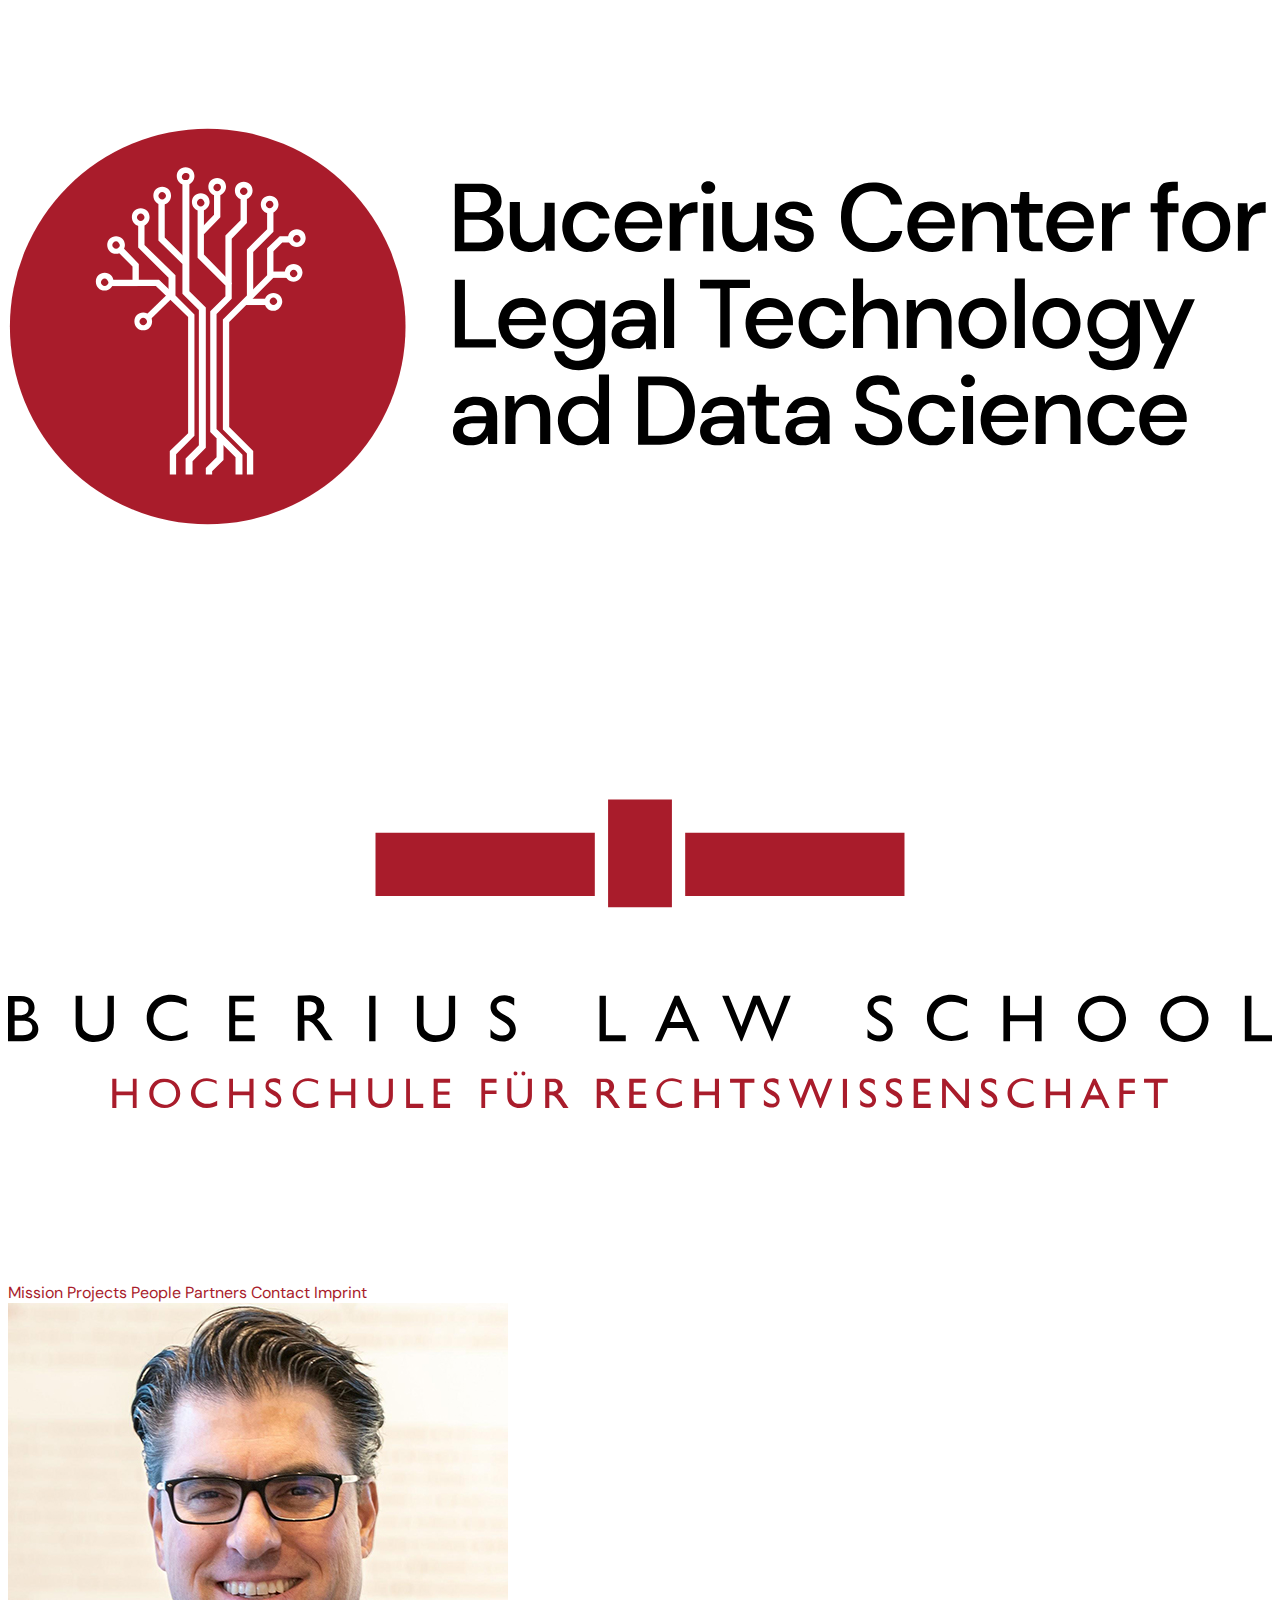
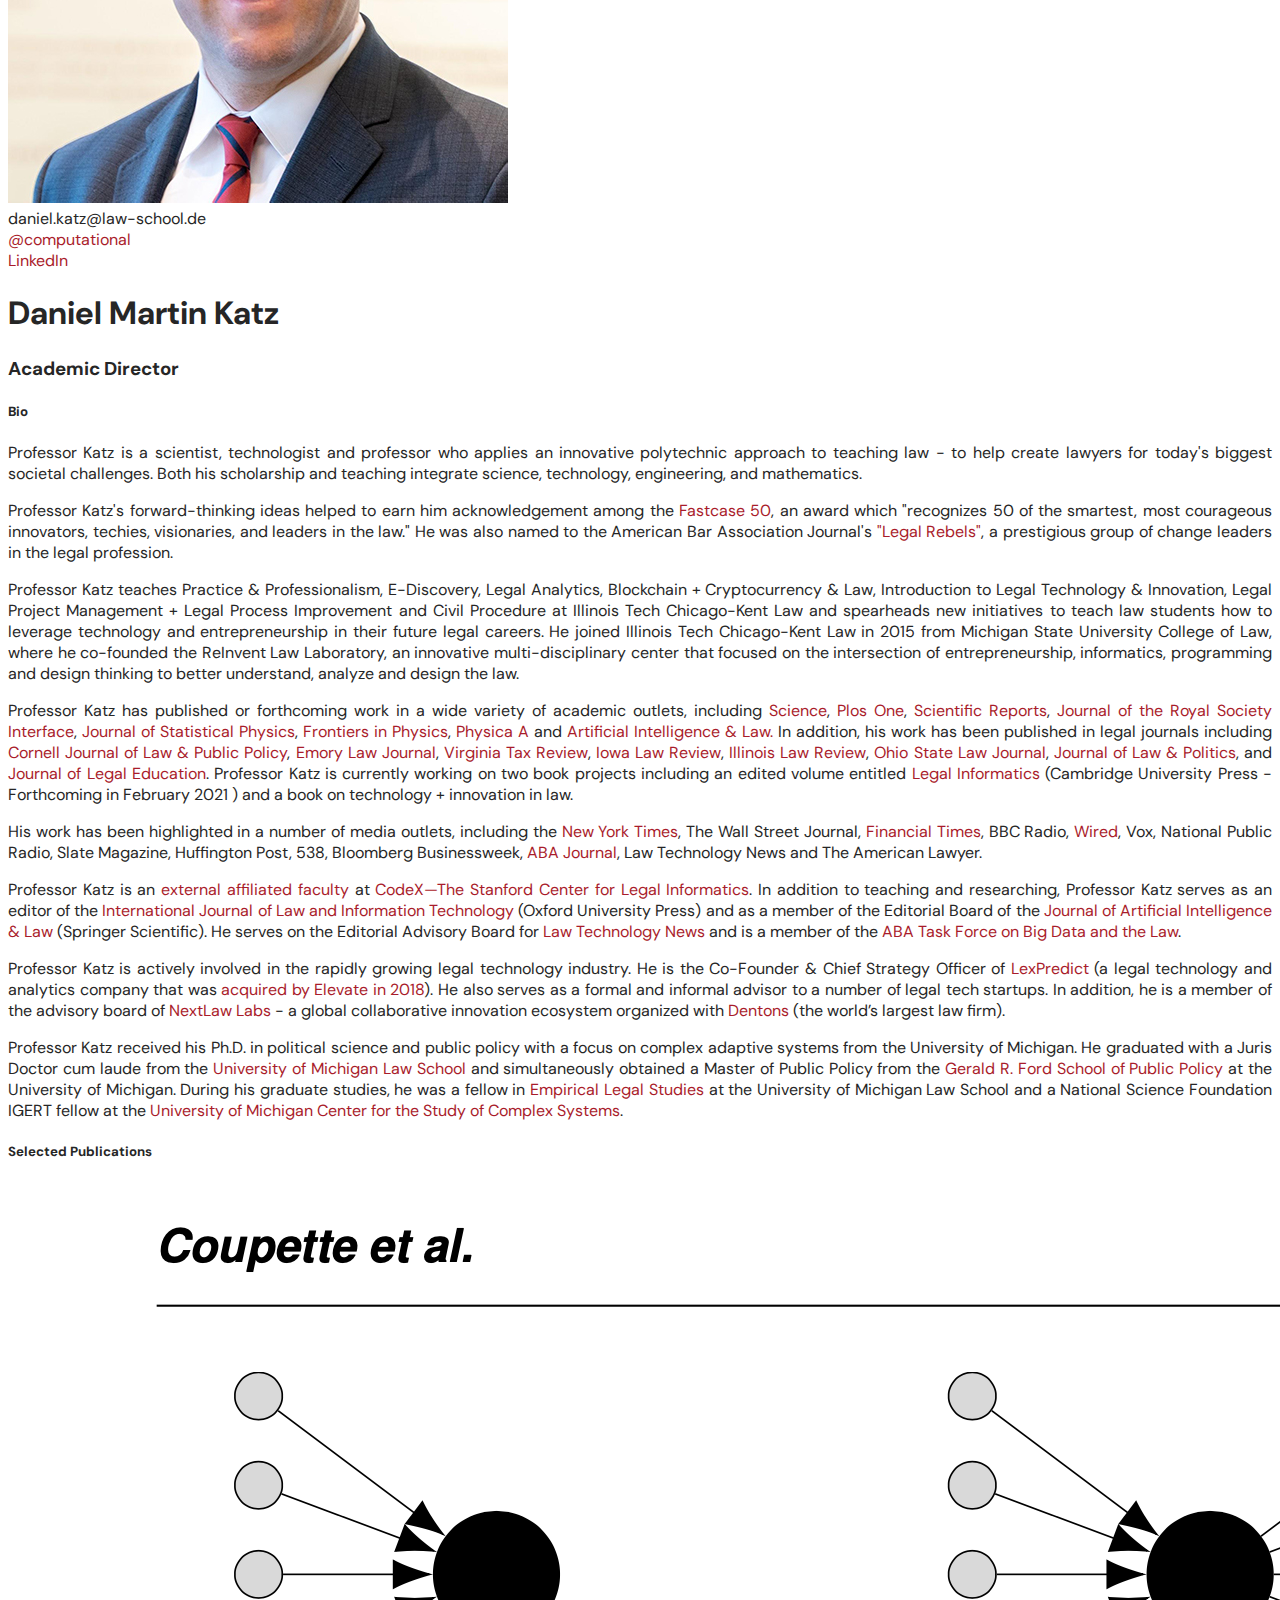
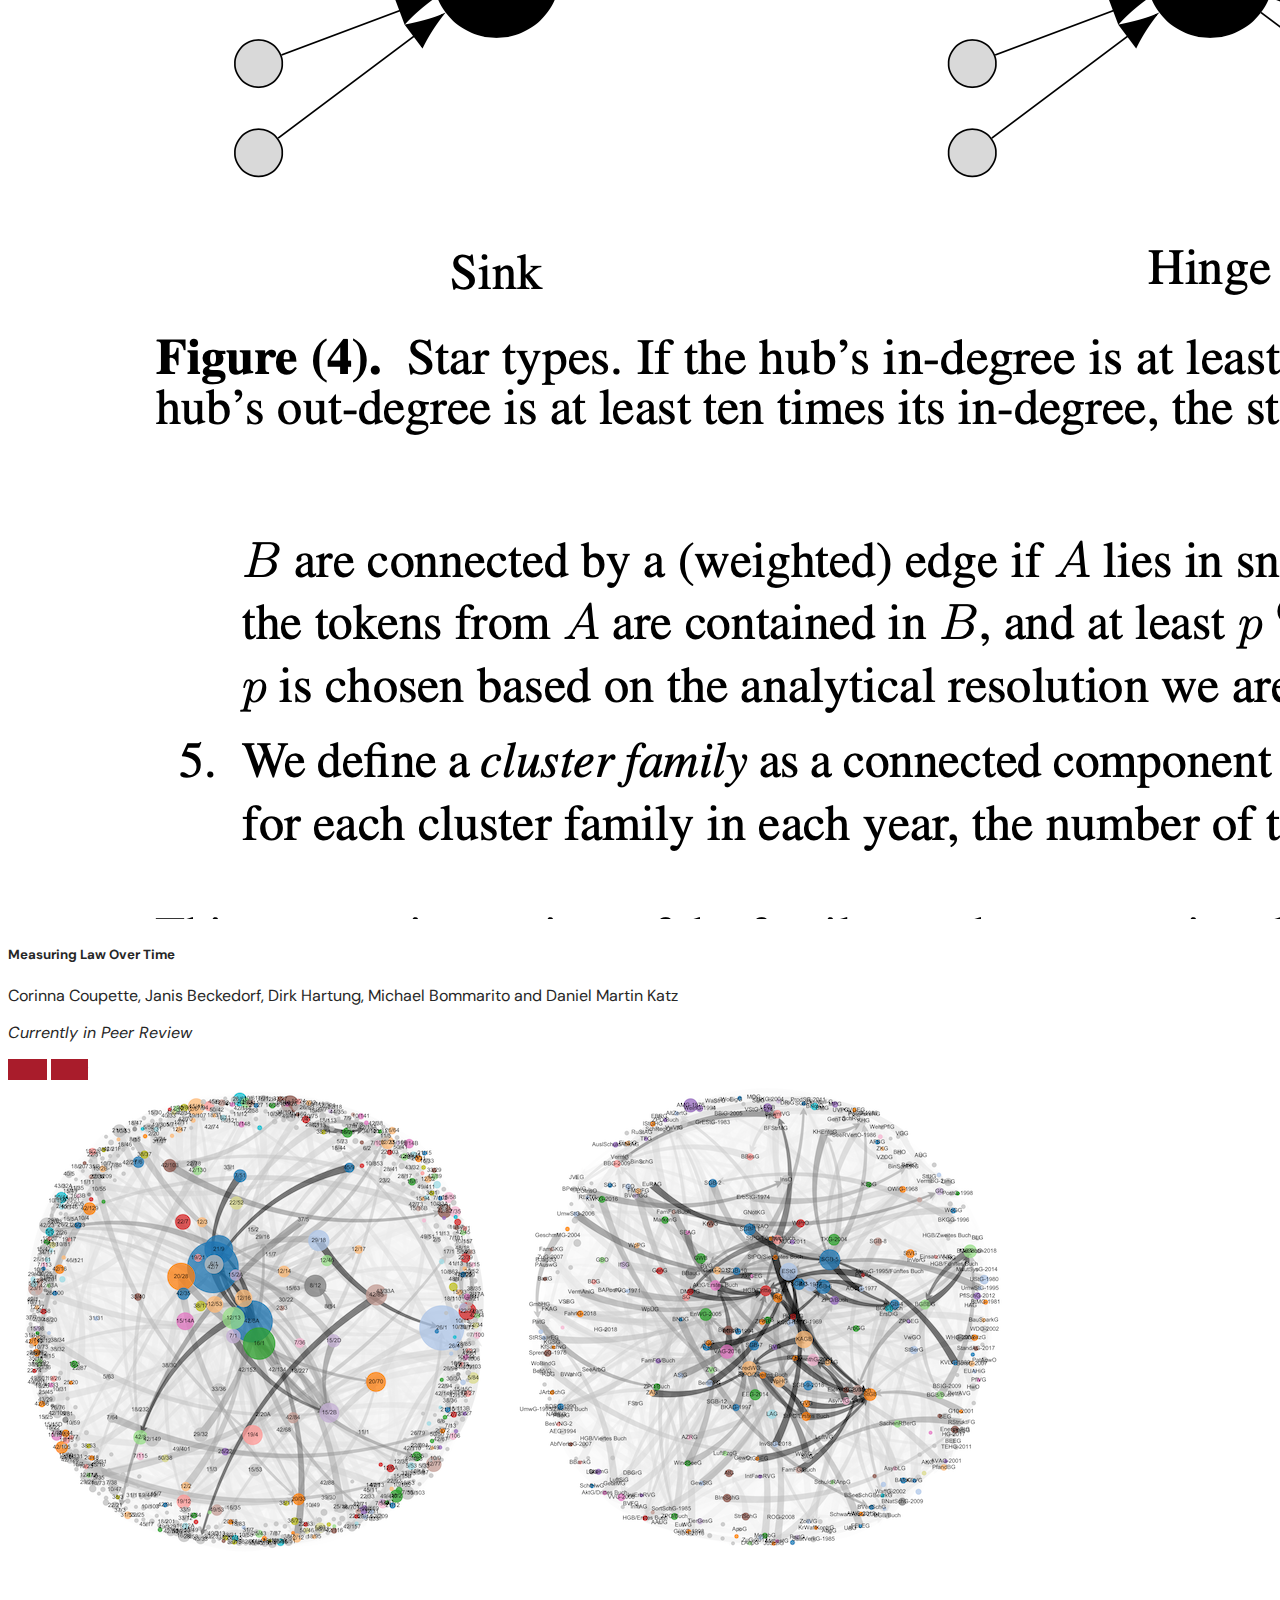
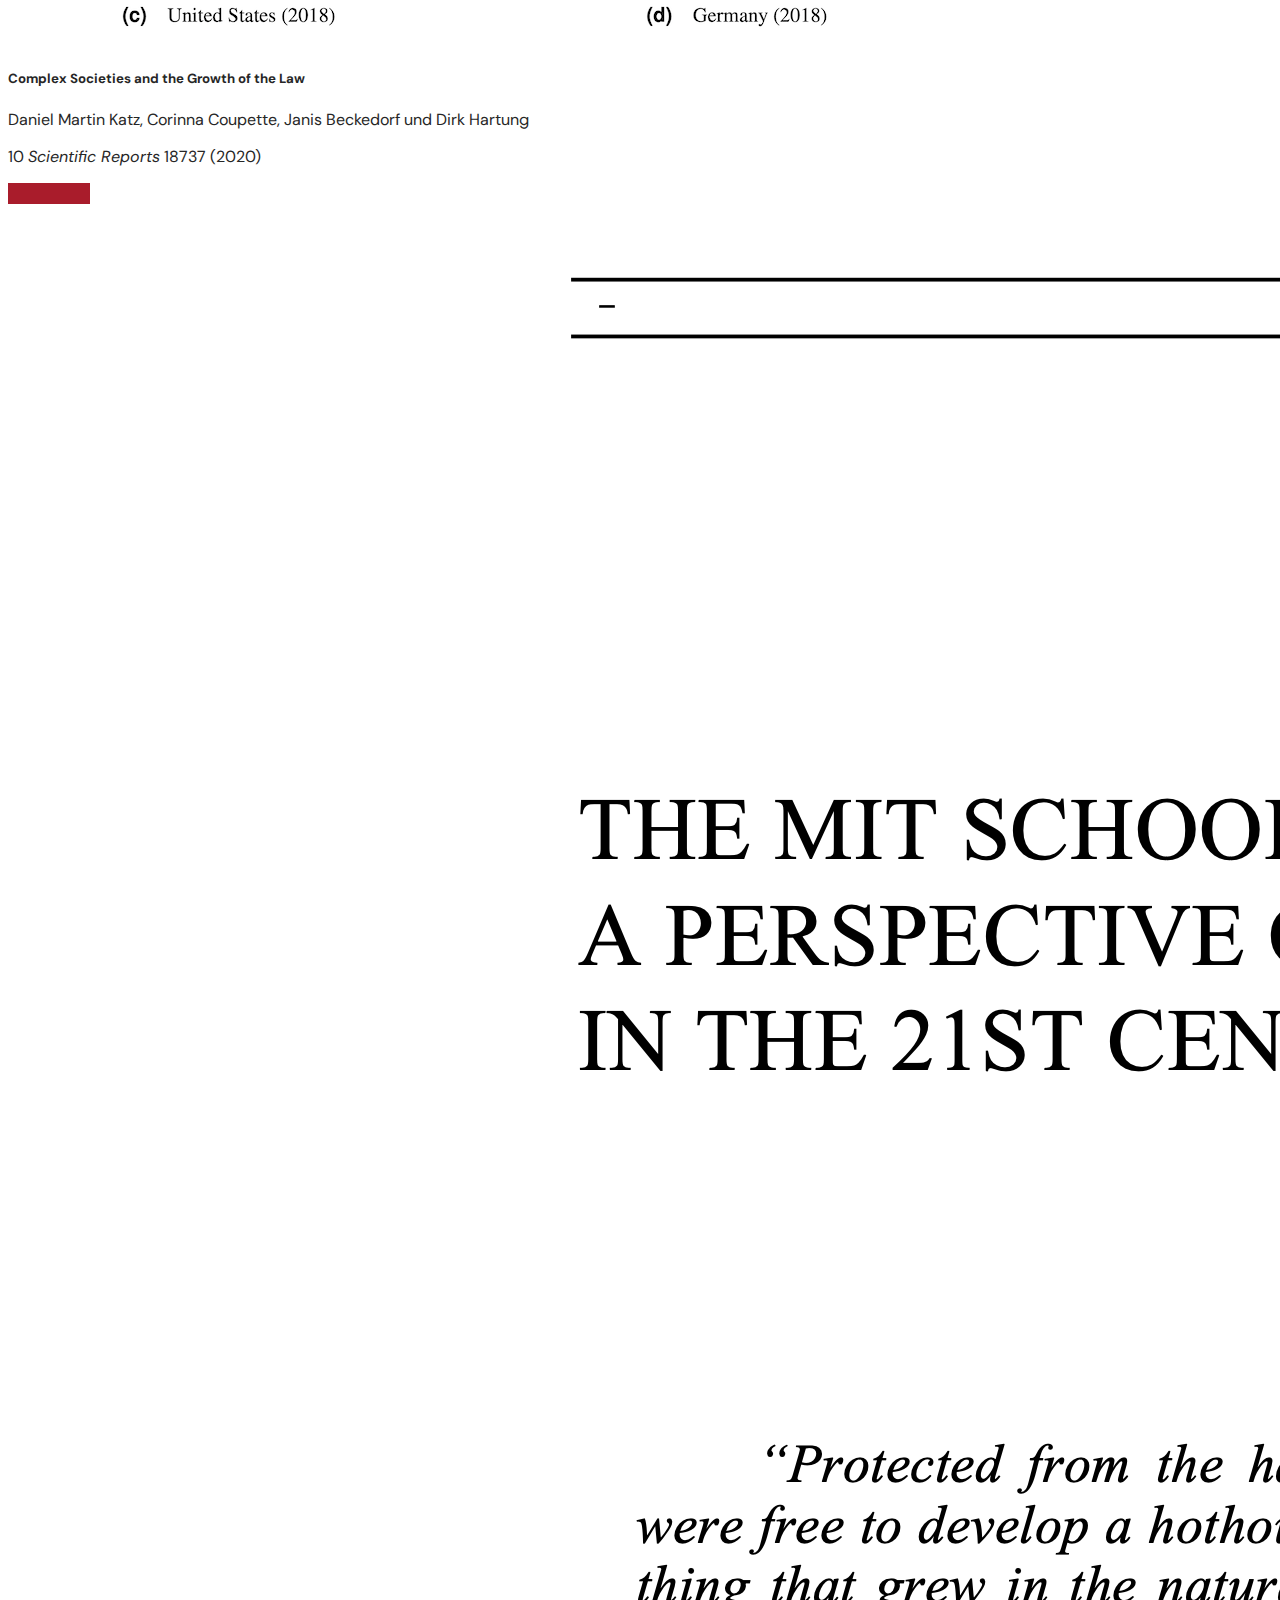
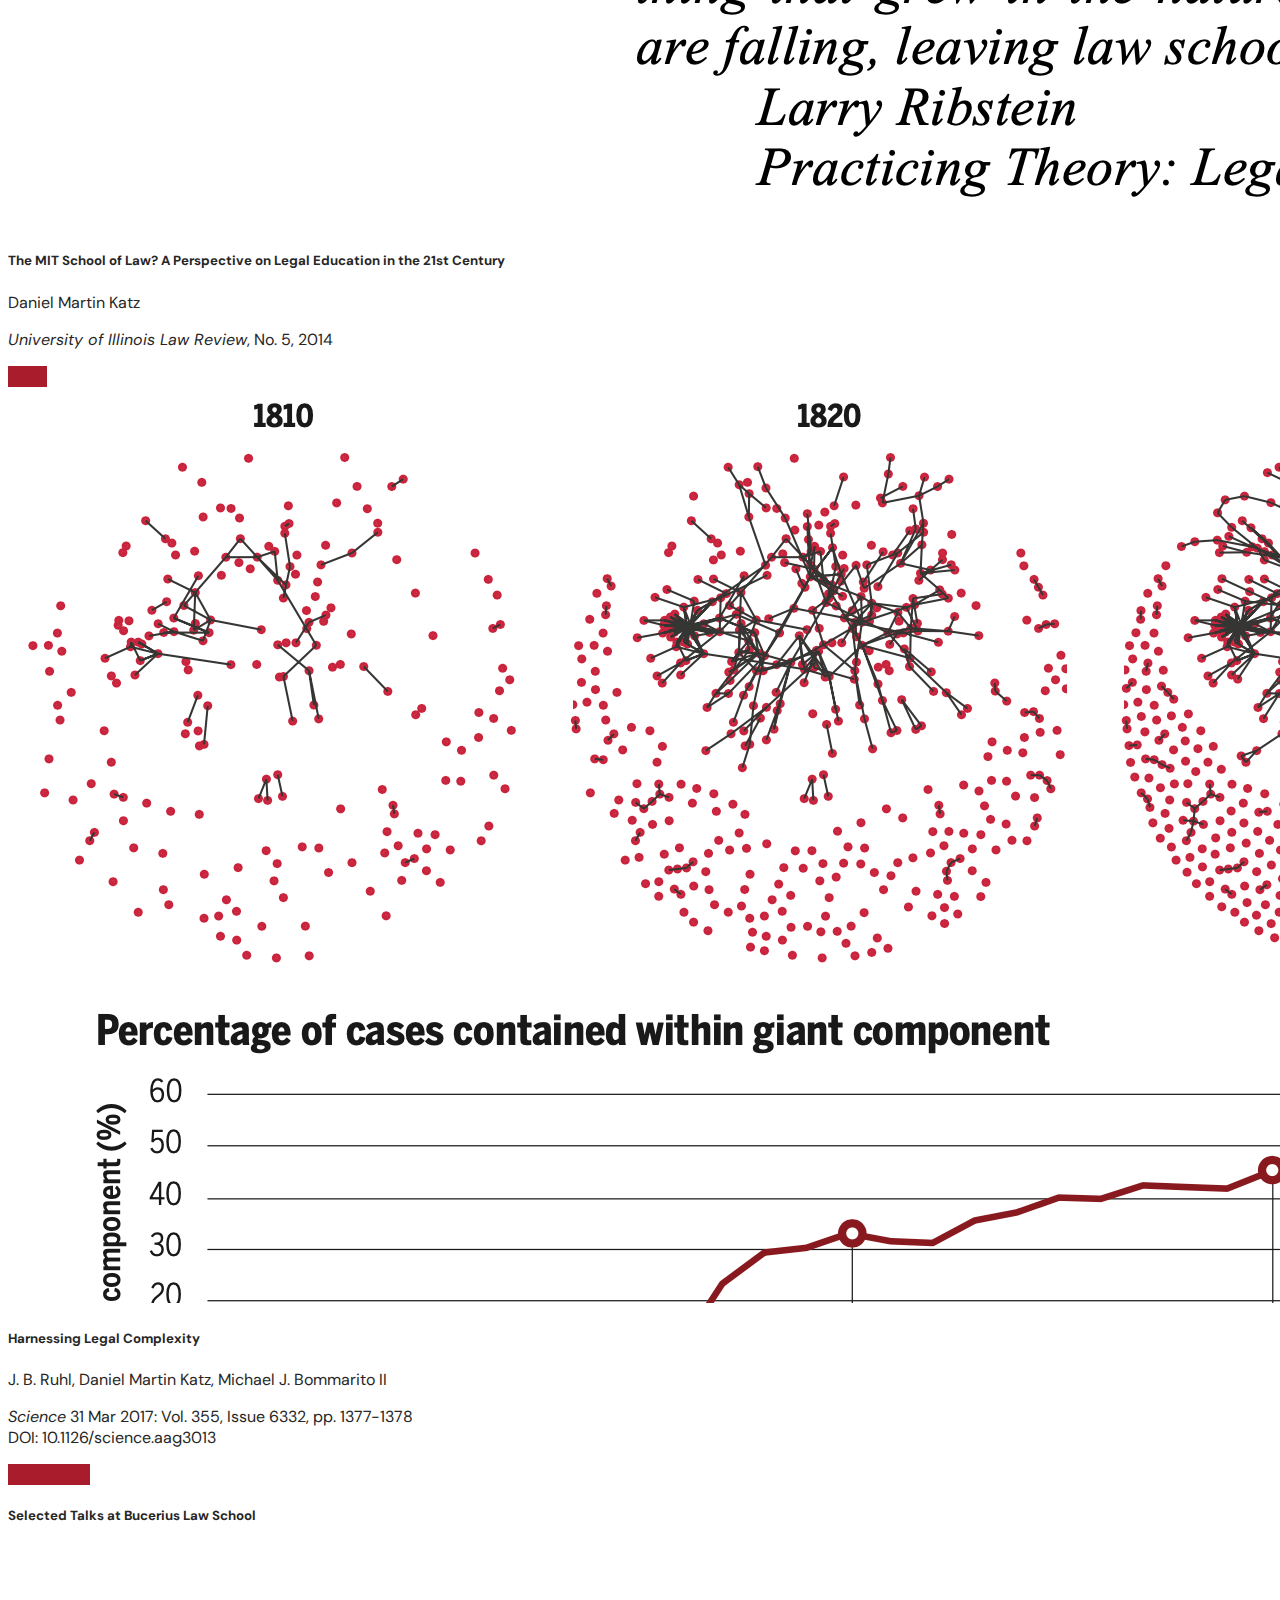
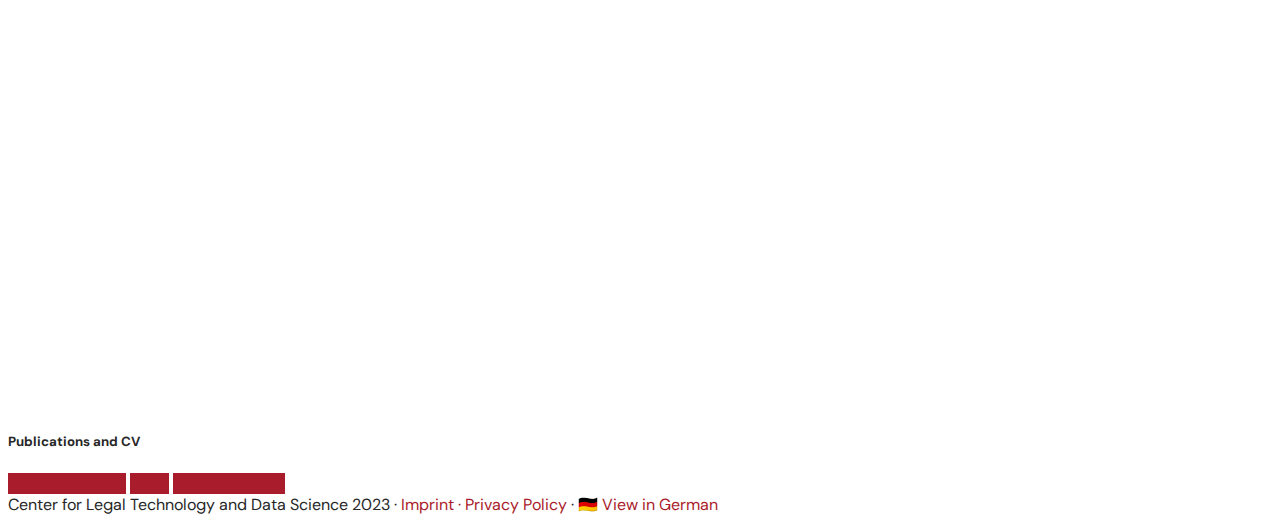
<file: en/people/dan.html>
<!doctype html>
<html lang="de">
	<head>
		<!-- Required meta tags -->
		<meta charset="utf-8">
		<meta name="viewport" content="width=device-width, initial-scale=1">

		<!-- Bootstrap CSS -->
		<link href="https://cdn.jsdelivr.net/npm/bootstrap@5.0.0-beta1/dist/css/bootstrap.min.css" rel="stylesheet" integrity="sha384-giJF6kkoqNQ00vy+HMDP7azOuL0xtbfIcaT9wjKHr8RbDVddVHyTfAAsrekwKmP1" crossorigin="anonymous">
		<link rel="stylesheet" href="https://cdn.jsdelivr.net/npm/bootstrap-icons@1.3.0/font/bootstrap-icons.css">
		
		<!-- Google Fonts -->
		<link rel="preconnect" href="https://fonts.gstatic.com"> 
		<link href="https://fonts.googleapis.com/css2?family=DM+Sans:ital,wght@0,400;0,500;0,700;1,400&display=swap" rel="stylesheet">

		<!-- Bucerius CSS -->
		<link href="../../css/style.css" rel="stylesheet">

		<title>Daniel Martin Katz · Bucerius Center for Legal Technology and Data Science</title>
	</head>
	<body>
		<div class="container">
			<div class="row">
				<div class="col-xl-2 col-md-3 col-4">
					<a href="../index.html">
						<img src="../../svg/logo-text.svg" alt="CLTDS logo">
					</a>
				</div>
				<div class="col-xl-2 col-md-3 col-4">
					<a href="https://www.law-school.de/international" target="_blank">
						<img src="../../svg/bucerius.svg" alt="Bucerius Law School gGmbH logo">
					</a>
				</div>
				<div class="col-xl-8 col-md-6 col-12 mt-4">
					<nav class="nav justify-content-end">
						<a class="nav-link" href="../index.html#purpose">Mission</a>
						<a class="nav-link" href="../index.html#projects">Projects</a>
						<a class="nav-link" href="../index.html#people">People</a>
						<a class="nav-link" href="../index.html#partners">Partners</a>
						<a class="nav-link" href="../index.html#pigeon-carrier">Contact</a>
						<a class="nav-link" href="https://www.law-school.de/international/legal/privacy-policy">Imprint</a>
					</nav>
				</div>
			</div>
		</div>
		<div class="container">
			<div class="row mt-5">
				<div class="col-12 col-md-4 col-lg-2 text-center">
					<div class="bg-light rounded-x">
						<img src="../../img/dan-katz.jpg" class="p-5 p-md-2 rounded-circle img-fluid" alt="Daniel Martin Katz">
						<div class="align-self-center mb-4 p-2">
						&#x64;&#x61;&#x6E;&#x69;&#x65;&#x6C;&#x2E;&#x6B;&#x61;&#x74;&#x7A;<wbr>&#x40;&#x6C;&#x61;&#x77;&#x2D;&#x73;<!--.com &#x40;-->&#x63;&#x68;&#x6F;&#x6F;&#x6C;&#x2E;&#x64;&#x65;<br>
							<a href="https://twitter.com/computational" target="_blank">@computational</a><br>
							<a href="https://www.linkedin.com/in/daniel-katz-3b001539/">LinkedIn</a>
						</div>
					</div>
				</div>
				<div class="col-12 col-md-8 col-lg-10">
					<h1>Daniel Martin Katz</h1>
					<h3>Academic Director</h3>
					<h5 class="mt-4 mb-3">Bio</h5>
					<p>Professor Katz is a scientist, technologist and professor who applies an innovative polytechnic approach to teaching law - to help create lawyers for today's biggest societal challenges.  Both his scholarship and teaching integrate science, technology, engineering, and mathematics.</p>

					<p>Professor Katz's forward-thinking ideas helped to earn him acknowledgement among the <a href="http://www.fastcase.com/fastcase50-winners-2013/" target="_blank">Fastcase 50</a>, an award which "recognizes 50 of the smartest, most courageous innovators, techies, visionaries, and leaders in the law."  He was also named to the American Bar Association Journal's <a href="http://www.abajournal.com/magazine/article/2013_legal_rebels_a_banner_year" target="_blank">"Legal Rebels"</a>, a prestigious group of change leaders in the legal profession.</p>

					<p>Professor Katz teaches Practice & Professionalism, E-Discovery, Legal Analytics, Blockchain + Cryptocurrency & Law, Introduction to Legal Technology & Innovation, Legal Project Management + Legal Process Improvement and Civil Procedure at Illinois Tech Chicago-Kent Law and spearheads new initiatives to teach law students how to leverage technology and entrepreneurship in their future legal careers. He joined Illinois Tech Chicago-Kent Law in 2015 from Michigan State University College of Law, where he co-founded the ReInvent Law Laboratory, an innovative multi-disciplinary center that focused on the intersection of entrepreneurship, informatics, programming and design thinking to better understand, analyze and design the law.</p>

					<p>Professor Katz has published or forthcoming work in a wide variety of academic outlets, including <a href="http://science.sciencemag.org/content/355/6332/1377" target="_blank">Science</a>, 
					<a href="http://journals.plos.org/plosone/article?id=10.1371/journal.pone.0174698" target="_blank">Plos One</a>, 
					<a href="https://www.nature.com/articles/s41598-020-73623-x" target="_blank">Scientific Reports</a>, 
					<a href="https://royalsocietypublishing.org/doi/10.1098/rsif.2019.0873" target="_blank">Journal of the Royal Society Interface</a>, 
					<a href="https://link.springer.com/article/10.1007/s10955-017-1846-3" target="_blank">Journal of Statistical Physics</a>, 
					<a href="https://www.frontiersin.org/research-topics/15018/the-physics-of-the-law-legal-systems-through-the-prism-of-complexity-science" target="_blank">Frontiers in Physics</a>,
					<a href="https://www.sciencedirect.com/science/article/pii/S0378437110004930" target="_blank">Physica A</a> 
					and <a href="https://link.springer.com/article/10.1007%2Fs10506-014-9160-8" target="_blank">Artificial Intelligence & Law.</a>
					In addition, his work has been published in legal journals including 
					<a href="https://papers.ssrn.com/sol3/papers.cfm?abstract_id=1011304" target="_blank">Cornell Journal of Law & Public Policy</a>, 
					<a href="https://papers.ssrn.com/sol3/papers.cfm?abstract_id=2187752" target="_blank">Emory Law Journal</a>, 
					<a href="https://papers.ssrn.com/sol3/papers.cfm?abstract_id=1441007" target="_blank"> Virginia Tax Review</a>,  
					<a href="https://papers.ssrn.com/sol3/papers.cfm?abstract_id=2566535" target="_blank">Iowa Law Review</a>, 
					<a href="https://papers.ssrn.com/sol3/papers.cfm?abstract_id=2513397" target="_blank">Illinois Law Review</a>, 
					<a href="https://papers.ssrn.com/sol3/papers.cfm?abstract_id=1103573" target="_blank">Ohio State Law Journal</a>, 
					<a href="https://papers.ssrn.com/sol3/papers.cfm?abstract_id=962390" target="_blank">Journal of Law & Politics</a>, and 
					<a href="https://papers.ssrn.com/sol3/papers.cfm?abstract_id=1352656" target="_blank">Journal of Legal Education</a>. Professor Katz is currently working on two book projects including an edited volume entitled <a href="https://www.amazon.com/Legal-Informatics-Daniel-Martin-Katz/dp/1107142725" target="_blank">Legal Informatics</a> (Cambridge University Press - Forthcoming in February 2021 ) and a book on technology + innovation in law.</p>

					<p>His work has been highlighted in a number of media outlets, including the <a href="https://archive.nytimes.com/query.nytimes.com/gst/fullpage-9E07E7DD1039F933A25752C1A96F9C8B63.html" target="_blank">New York Times</a>, The Wall Street Journal, <a href="https://www.ft.com/content/50b0eba4-d063-11e8-9a3c-5d5eac8f1ab4" target="_blank">Financial Times</a>, BBC Radio, <a href="https://www.wired.com/2016/02/lawyers-fear-that-tech-will-make-their-jobs-too-easy/" target="_blank">Wired</a>, Vox, National Public Radio, Slate Magazine, Huffington Post, 538, Bloomberg Businessweek, <a href="https://www.abajournal.com/legalrebels/article/2013_legal_rebel_profile_daniel_katz" target="_blank">ABA Journal</a>, Law Technology News and The American Lawyer.</p>

					<p>Professor Katz is an <a href="https://law.stanford.edu/directory/daniel-katz/" target="_blank">external affiliated faculty</a> at <a href="http://codex.stanford.edu/" target="_blank">CodeX—The Stanford Center for Legal Informatics</a>. In addition to teaching and researching, Professor Katz serves as an editor of the <a href="http://ijlit.oxfordjournals.org/" target="_blank">International Journal of Law and Information Technology</a> (Oxford University Press) and as a member of the Editorial Board of the <a href="http://www.springer.com/computer/ai/journal/10506" target="_blank">Journal of Artificial Intelligence & Law</a> (Springer Scientific). He serves on the Editorial Advisory Board for <a href="http://www.legaltechnews.com/?slreturn=20150801200229">Law Technology News</a> and is a member of the <a href="http://apps.americanbar.org/dch/committee.cfm?com=ST192010" target="_blank">ABA Task Force on Big Data and the Law</a>.</p>

					<p>Professor Katz is actively involved in the rapidly growing legal technology industry.  He is the Co-Founder & Chief Strategy Officer of <a href="http://lexpredict.com/" target="_blank">LexPredict</a> (a legal technology and analytics company that was <a href="http://www.abajournal.com/news/article/legal_tech_company_elevate_services_acquires_data_analysis_company_lexpredi/" target="_blank">acquired by Elevate in 2018</a>).   He also serves as a formal and informal advisor to a number of legal tech startups.  In addition, he is a member of the advisory board of <a href="http://www.nextlawlabs.com/" target="_blank">NextLaw Labs</a> - a global collaborative innovation ecosystem organized with <a href="http://www.dentons.com/" target="_blank">Dentons</a> (the world’s largest law firm). </p>

					<p>Professor Katz received his Ph.D. in political science and public policy with a focus on complex adaptive systems from the University of Michigan. He graduated with a Juris Doctor cum laude from the <a href="https://www.law.umich.edu/Pages/default.aspx" target="_blank">University of Michigan Law School</a> and simultaneously obtained a Master of Public Policy from the <a href="http://fordschool.umich.edu/phd" target="_blank">Gerald R. Ford School of Public Policy</a> at the University of Michigan.  During his graduate studies, he was a fellow in <a href="https://www.law.umich.edu/centersandprograms/elsc/Pages/default.aspx" target="_blank">Empirical Legal Studies</a> at the University of Michigan Law School and a National Science Foundation IGERT fellow at the <a href="https://www.lsa.umich.edu/cscs/" target="_blank">University of Michigan Center for the Study of Complex Systems</a>.</p>
					<h5 class="mt-4 mb-3">Selected Publications</h5>
					<div class="row row-cols-1 row-cols-md-2 row-cols-lg-4">
						<div class="col my-3">
							<div class="card bg-light h-100 rounded-x">
								<a href="https://papers.ssrn.com/sol3/papers.cfm?abstract_id=3773130" target="_blank" class=""><img src="../../img/measuring-law-over-time.png" class="card-img-top border" alt="Measuring Law Over Time: A Network Analytical Framework with an Application to Statutes and Regulations in the United States and Germany"></a>
      							<div class="card-body rounded-x">
									<h5 class="card-title">Measuring Law Over Time</h5>
									<p class="card-text">Corinna Coupette, Janis Beckedorf, Dirk Hartung, Michael Bommarito and Daniel Martin Katz<p>
									<p class="card-text"><em>Currently in Peer Review</em></p>
								</div>
								<div class="card-footer" style="border-radius:13px;">
									<a href="https://papers.ssrn.com/sol3/papers.cfm?abstract_id=3773130" target="_blank" class="btn btn-primary mb-1">SSRN</a>
									<a href="https://arxiv.org/abs/2101.11284" target="_blank" class="btn btn-primary mb-1">arXiv</a>
								</div>
							</div>
						</div>
						<div class="col my-3">
							<div class="card bg-light h-100 rounded-x">
								<a href="https://www.nature.com/articles/s41598-020-73623-x" target="_blank"><img src="../../img/complex-societies.png" class="card-img-top border" alt="Complex Societies and the Growth of the Law">
      							<div class="card-body rounded-x"></a>
									<h5 class="card-title">Complex Societies and the Growth of the Law</h5>
									<p class="card-text">Daniel Martin Katz, Corinna Coupette, Janis Beckedorf und Dirk Hartung<p>
									<p class="card-text">10 <em>Scientific Reports</em> 18737 (2020)</p>
								</div>
								<div class="card-footer" style="border-radius:13px;">
									<a href="https://www.nature.com/articles/s41598-020-73623-x" target="_blank" class="btn btn-primary mb-1">Publication</a>
								</div>
							</div>
						</div>
						<div class="col my-3">
							<div class="card bg-light h-100 rounded-x">
								<a href="https://papers.ssrn.com/sol3/papers.cfm?abstract_id=2513397" target="_blank"><img src="../../img/mit-school-of-law.png" class="card-img-top border" alt="MIT School of Law paper"></a>
      							<div class="card-body rounded-x">
									<h5 class="card-title">The MIT School of Law? A Perspective on Legal Education in the 21st Century</h5>
									<p class="card-text">Daniel Martin Katz<p>
									<p class="card-text"><em>University of Illinois Law Review</em>, No. 5, 2014
								</div>
								<div class="card-footer" style="border-radius:13px;">
									<a href="https://papers.ssrn.com/sol3/papers.cfm?abstract_id=2513397" target="_blank" class="btn btn-primary mb-1">SSRN</a>
								</div>
							</div>
						</div>
						<div class="col my-3">
							<div class="card bg-light h-100 rounded-x">
								<img src="../../img/harnessing-legal-complexity.png" class="card-img-top border" alt="Harnessing Legal Complexity paper">
      							<div class="card-body rounded-x">
									<h5 class="card-title">Harnessing Legal Complexity</h5>
									<p class="card-text">J. B. Ruhl, Daniel Martin Katz, Michael J. Bommarito II <p>
									<p class="card-text"><em>Science</em> 31 Mar 2017: Vol. 355, Issue 6332, pp. 1377-1378 <br>DOI: 10.1126/science.aag3013</p>
								</div>
								<div class="card-footer" style="border-radius:13px;">
									<a href="https://science.sciencemag.org/content/355/6332/1377" target="_blank" class="btn btn-primary mb-1">Publication</a>
								</div>
									
							</div>
						</div>
					</div>
					<h5 class="mt-4 mb-3">Selected Talks at Bucerius Law School</h5>
					<div class="row row-cols-lg-3 row-cols-1">
						<div class="col">
							<div class="container">
								<iframe src="https://www.youtube-nocookie.com/embed/nBeL6MBzSY8" frameborder="0" allow="accelerometer; autoplay; clipboard-write; encrypted-media; gyroscope; picture-in-picture" allowfullscreen></iframe>
							</div>
						</div>
						<div class="col">
							<div class="container">
							<iframe src="https://www.youtube-nocookie.com/embed/qN3pNfzdNfI" frameborder="0" allow="accelerometer; autoplay; clipboard-write; encrypted-media; gyroscope; picture-in-picture" allowfullscreen></iframe>
							</div>
						</div>
						<div class="col">
							<div class="container">
								<iframe src="https://www.youtube-nocookie.com/embed/_kc9AguvHn0" frameborder="0" allow="accelerometer; autoplay; clipboard-write; encrypted-media; gyroscope; picture-in-picture" allowfullscreen></iframe>
							</div>
						</div>
					</div>
					<h5 class="mt-4 mb-3">Publications and CV</h5>
					<a href="https://s3.amazonaws.com/KatzCloud/daniel_martin_katz_CV.pdf" class="btn btn-primary">Download (PDF)</a>
					<a href="http://papers.ssrn.com/sol3/cf_dev/AbsByAuth.cfm?per_id=627779" class="btn btn-primary">SSRN</a>
					<a href="https://scholar.google.de/citations?user=QmmExesAAAAJ&hl=de&oi=ao" class="btn btn-primary">Google Scholar</a>
					
				</div>
			</div>
		</div>
		<div class="footer container my-5 text-center" id="imprint">
			Center for Legal Technology and Data Science 2023 · 
			<a href="https://www.law-school.de/international/legal/privacy-policy" target="">Imprint · Privacy Policy</a> · <a href="../../de/people/dan.html">🇩🇪 View in German</a>
		</div>
		<!-- Bootstrap JS -->
		<script src="https://cdn.jsdelivr.net/npm/bootstrap@5.0.0-beta1/dist/js/bootstrap.bundle.min.js" integrity="sha384-ygbV9kiqUc6oa4msXn9868pTtWMgiQaeYH7/t7LECLbyPA2x65Kgf80OJFdroafW" crossorigin="anonymous"></script>
	</body>
</html>
</file>
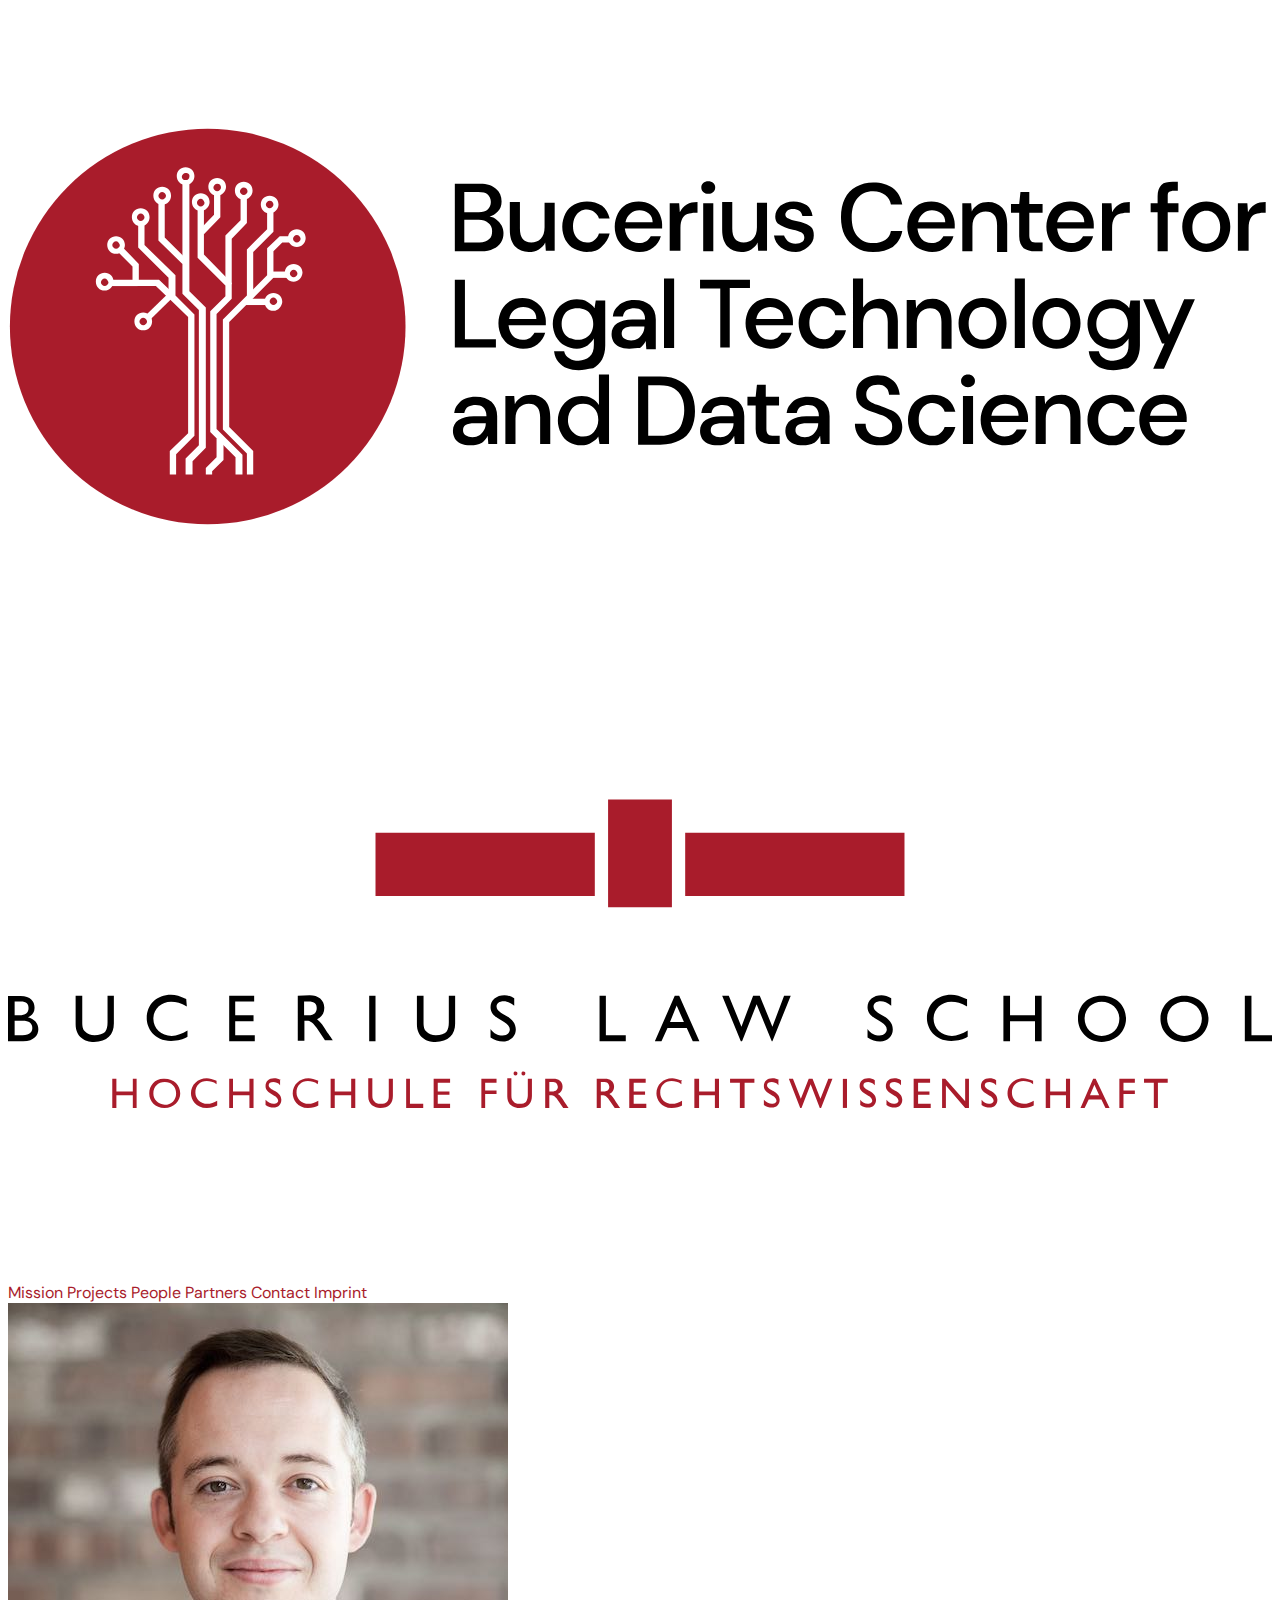
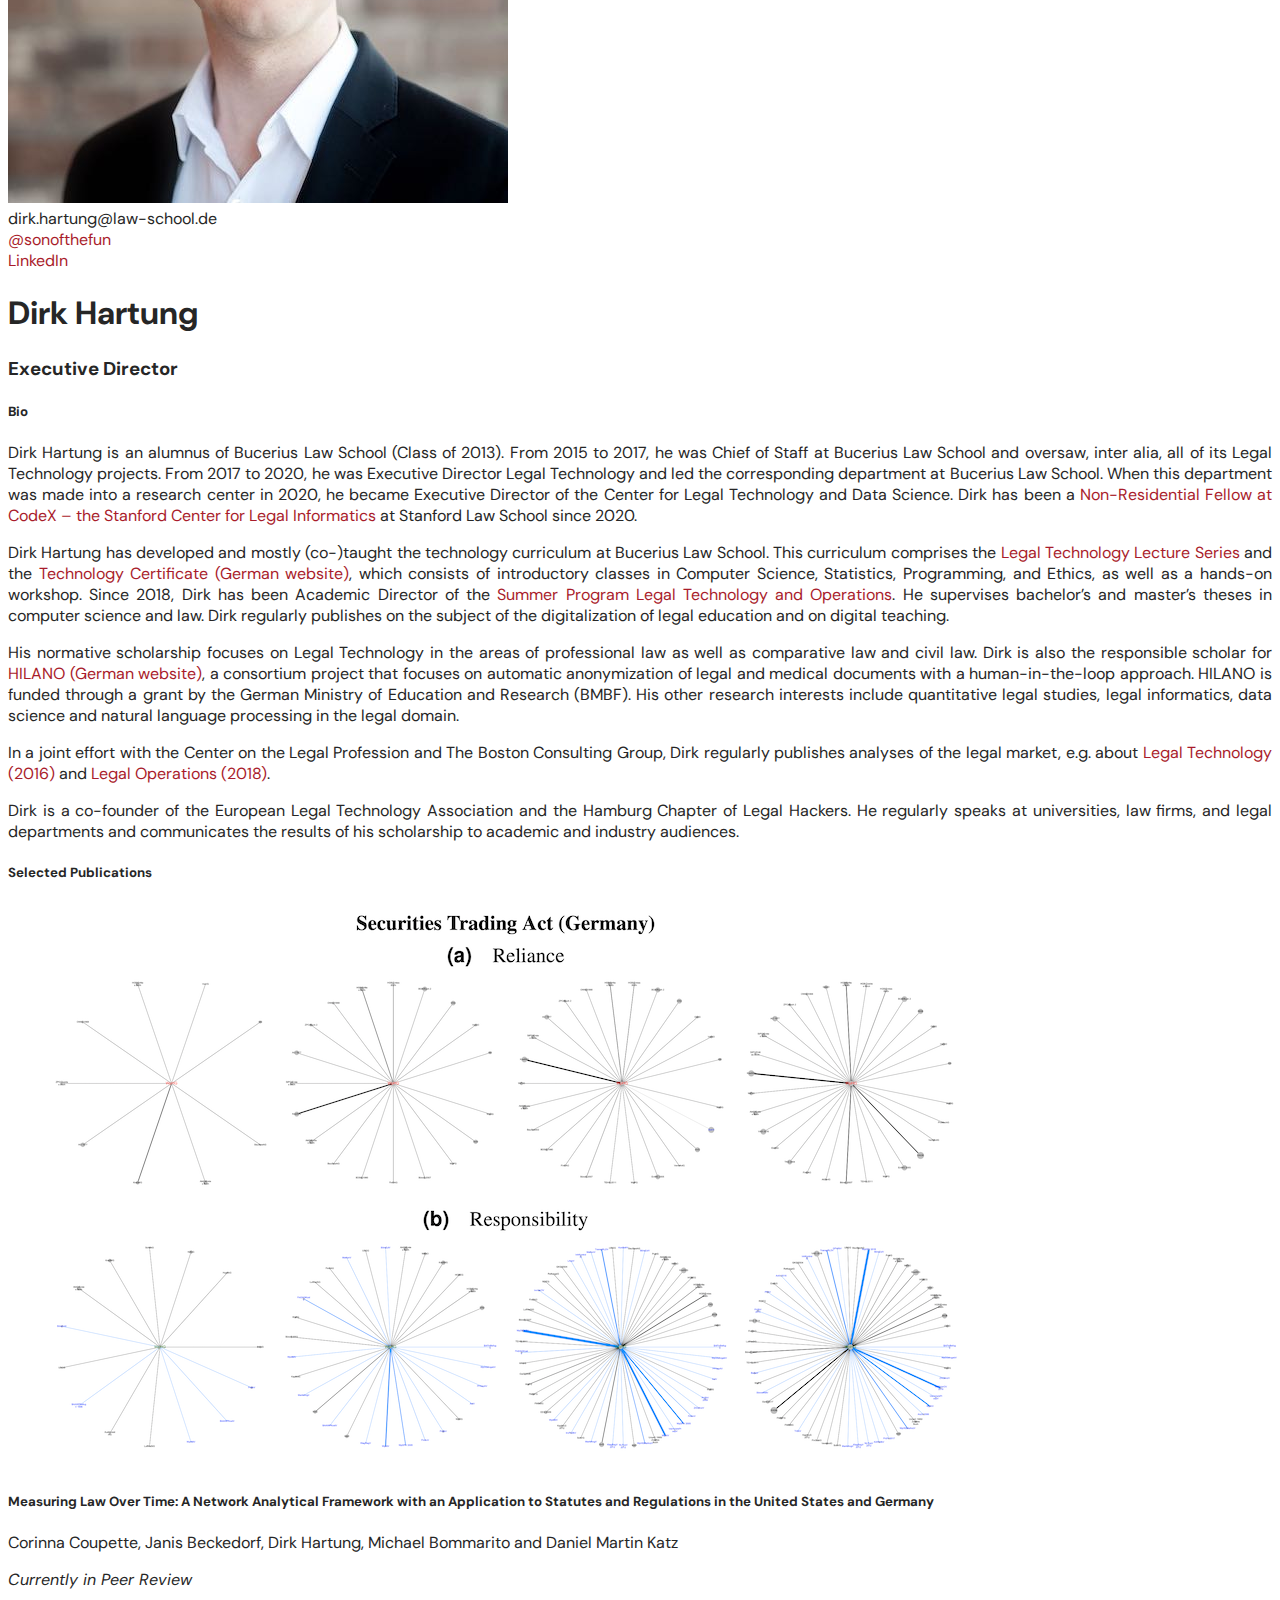
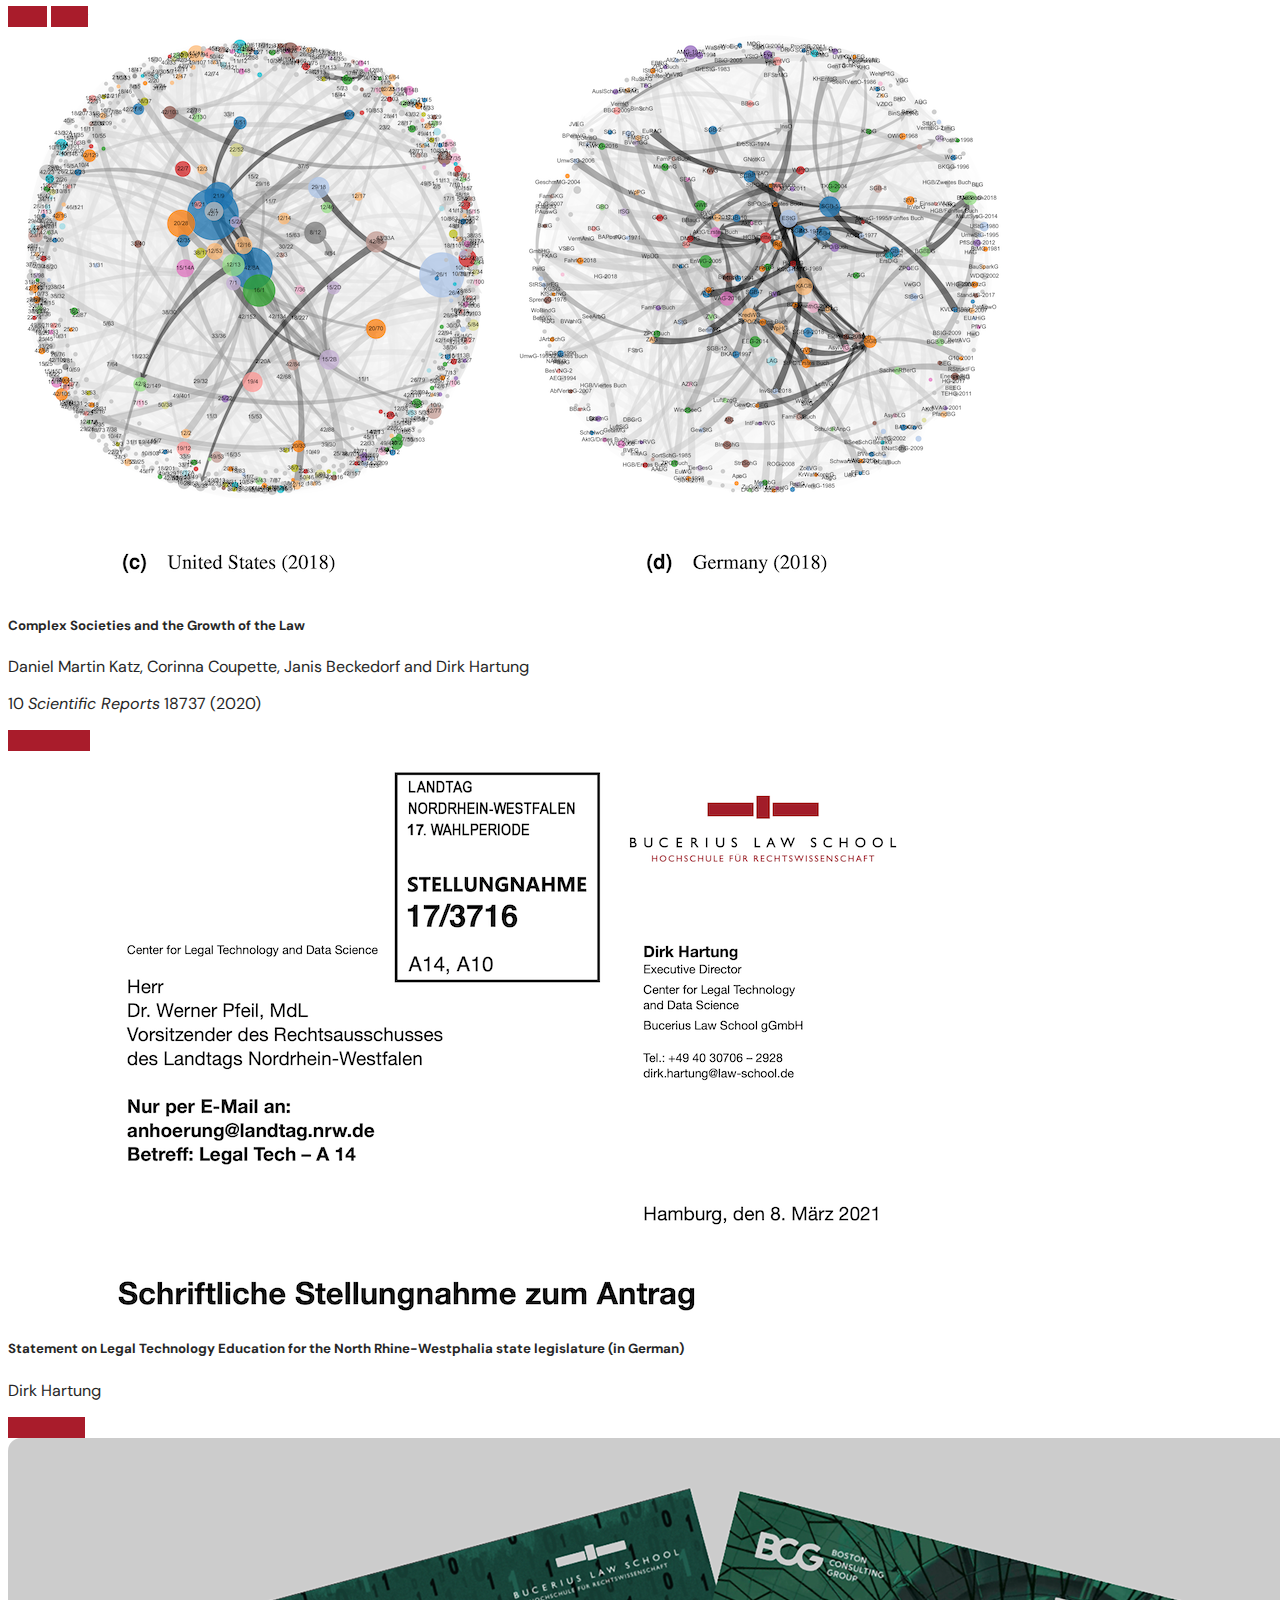
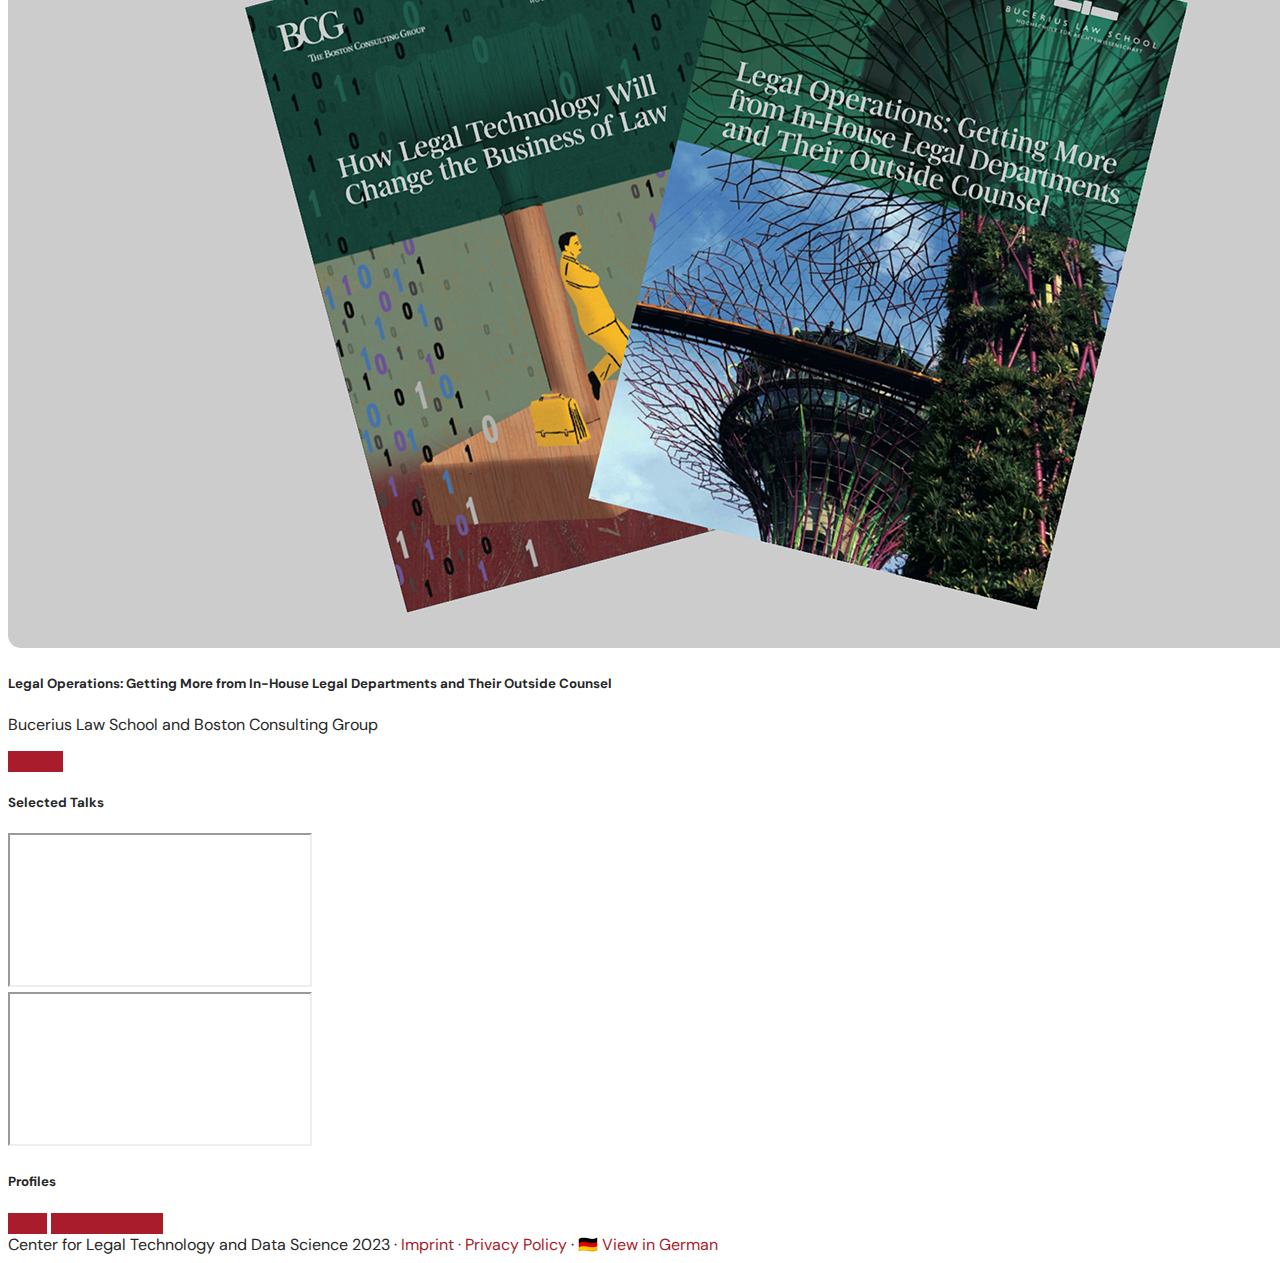
<file: en/people/dirk.html>
<!doctype html>
<html lang="de">
	<head>
		<!-- Required meta tags -->
		<meta charset="utf-8">
		<meta name="viewport" content="width=device-width, initial-scale=1">

		<!-- Bootstrap CSS -->
		<link href="https://cdn.jsdelivr.net/npm/bootstrap@5.0.0-beta1/dist/css/bootstrap.min.css" rel="stylesheet" integrity="sha384-giJF6kkoqNQ00vy+HMDP7azOuL0xtbfIcaT9wjKHr8RbDVddVHyTfAAsrekwKmP1" crossorigin="anonymous">
		<link rel="stylesheet" href="https://cdn.jsdelivr.net/npm/bootstrap-icons@1.3.0/font/bootstrap-icons.css">
		
		<!-- Google Fonts -->
		<link rel="preconnect" href="https://fonts.gstatic.com"> 
		<link href="https://fonts.googleapis.com/css2?family=DM+Sans:ital,wght@0,400;0,500;0,700;1,400&display=swap" rel="stylesheet">

		<!-- Bucerius CSS -->
		<link href="../../css/style.css" rel="stylesheet">

		<title>Dirk Hartung · Bucerius Center for Legal Technology and Data Science</title>
	</head>
	<body>
		<div class="container">
			<div class="row">
				<div class="col-xl-2 col-md-3 col-4">
					<a href="../index.html">
						<img src="../../svg/logo-text.svg" alt="CLTDS logo">
					</a>
				</div>
				<div class="col-xl-2 col-md-3 col-4">
					<a href="https://www.law-school.de/international" target="_blank">
						<img src="../../svg/bucerius.svg" alt="Bucerius Law School gGmbH logo">
					</a>
				</div>
				<div class="col-xl-8 col-md-6 col-12 mt-4">
					<nav class="nav justify-content-end">
						<a class="nav-link" href="../index.html#purpose">Mission</a>
						<a class="nav-link" href="../index.html#projects">Projects</a>
						<a class="nav-link" href="../index.html#people">People</a>
						<a class="nav-link" href="../index.html#partners">Partners</a>
						<a class="nav-link" href="../index.html#pigeon-carrier">Contact</a>
						<a class="nav-link" href="https://www.law-school.de/international/legal/privacy-policy">Imprint</a>
					</nav>
				</div>
			</div>
		</div>
		<div class="container">
			<div class="row mt-5">
				<div class="col-12 col-md-4 col-lg-2 text-center">
					<div class="bg-light rounded-x">
						<img src="../../img/dirk-hartung.jpg" class="p-5 p-md-2 rounded-circle img-fluid" alt="Dirk Hartung">
						<div class="align-self-center mb-4 p-2">
						&#x64;&#x69;<!--&#x40;-->&#x72;&#x6B;&#x2E;&#x68;&#x61;&#x72;&#x74;&#x75;&#x6E;&#x67;&#x40;<wbr>&#x6C;<!--.com-->&#x61;&#x77;<!--&#x40;-->&#x2D;&#x73;&#x63;&#x68;&#x6F;&#x6F;<!--&#x40;-->&#x6C;&#x2E;&#x64;&#x65;<br>
							<a href="https://twitter.com/sonofthefun" target="_blank">@sonofthefun</a><br>
							<a href="https://www.linkedin.com/in/dirk-hartung-935655110/" target="_blank">LinkedIn</a>
						</div>
					</div>
				</div>
				<div class="col-12 col-md-8 col-lg-10">
					<h1>Dirk Hartung</h1>
					<h3>Executive Director</h3>
					<h5 class="mt-4 mb-3">Bio</h5>
					<p>Dirk Hartung is an alumnus of Bucerius Law School (Class of 2013). From 2015 to 2017, he was Chief of Staff at Bucerius Law School and oversaw, inter alia, all of its Legal Technology projects. From 2017 to 2020, he was Executive Director Legal Technology and led the corresponding department at Bucerius Law School. When this department was made into a research center in 2020, he became Executive Director of the Center for Legal Technology and Data Science. Dirk has been a <a href="https://law.stanford.edu/directory/dirk-hartung/" target="_blank">Non-Residential Fellow at CodeX – the Stanford Center for Legal Informatics</a> at Stanford Law School since 2020.</p>

					<p>Dirk Hartung has developed and mostly (co-)taught the technology curriculum at Bucerius Law School. This curriculum comprises the <a href="https://www.youtube.com/watch?v=nBeL6MBzSY8&list=PLPJgLCEwWmcPVEIVQadSn973cl4Dlo4eO" target="_blank">Legal Technology Lecture Series</a> and the <a href="https://www.law-school.de/studium/jurastudium/ueber-das-studium/zusatzzertifikate#c20150" target="_blank">Technology Certificate (German website)</a>, which consists of introductory classes in Computer Science, Statistics, Programming, and Ethics, as well as a hands-on workshop. Since 2018, Dirk has been Academic Director of the <a href="https://www.law-school.de/international/education/bucerius-summer-programs/legal-technology-and-operations" target="_blank">Summer Program Legal Technology and Operations</a>. He supervises bachelor’s and master’s theses in computer science and law. Dirk regularly publishes on the subject of the digitalization of legal education and on digital teaching.</p>

					<p>His normative scholarship focuses on Legal Technology in the areas of professional law as well as comparative law and civil law. Dirk is also the responsible scholar for <a href="https://www.hilano.de/" target="_blank">HILANO (German website)</a>, a consortium project that focuses on automatic anonymization of legal and medical documents with a human-in-the-loop approach. HILANO is funded through a grant by the German Ministry of Education and Research (BMBF). His other research interests include quantitative legal studies, legal informatics, data science and natural language processing in the legal domain.

					<p>In a joint effort with the Center on the Legal Profession and The Boston Consulting Group, Dirk regularly publishes analyses of the legal market, e.g. about <a href="http://buceri.us/legaltechstudy2016" target="_blank">Legal Technology (2016)</a> and <a href="http://buceri.us/legalops2018" target="_blank">Legal Operations (2018)</a>.</p>

					<p>Dirk is a co-founder of the European Legal Technology Association and the Hamburg Chapter of Legal Hackers. He regularly speaks at universities, law firms, and legal departments and communicates the results of his scholarship to academic and industry audiences.</p>

					<h5 class="mt-4 mb-3">Selected Publications</h5>
					<div class="row row-cols-1 row-cols-md-2 row-cols-xl-4">
						<div class="col my-3">
							<div class="card h-100 bg-light rounded-x">
								<a href="https://papers.ssrn.com/sol3/papers.cfm?abstract_id=3773130" target="_blank" class=""><img src="../../img/hedgehogs.png" class="card-img-top border" style="border-radius:13px;" alt="Measuring Law Over Time: A Network Analytical Framework with an Application to Statutes and Regulations in the United States and Germany"></a>
      							<div class="card-body rounded-x">
									<h5 class="card-title">Measuring Law Over Time: A Network Analytical Framework with an Application to Statutes and Regulations in the United States and Germany</h5>
									<p class="card-text">Corinna Coupette, Janis Beckedorf, Dirk Hartung, Michael Bommarito and Daniel Martin Katz<p>
									<p class="card-text"><em>Currently in Peer Review</em></p>
								</div>
								<div class="card-footer" style="border-radius:13px;">
									<a href="https://papers.ssrn.com/sol3/papers.cfm?abstract_id=3773130" target="_blank" class="btn btn-primary mb-1">SSRN</a>
									<a href="https://arxiv.org/abs/2101.11284" target="_blank" class="btn btn-primary mb-1">arXiv</a>
								</div>
							</div>
						</div>
						<div class="col my-3">
							<div class="card h-100 bg-light rounded-x">
								<a href="https://www.nature.com/articles/s41598-020-73623-x" target="_blank"><img src="../../img/complex-societies.png" class="card-img-top border" style="border-radius:13px;" alt="Complex Societies and the Growth of the Law">
      							<div class="card-body"></a>
									<h5 class="card-title">Complex Societies and the Growth of the Law</h5>
									<p class="card-text">Daniel Martin Katz, Corinna Coupette, Janis Beckedorf and Dirk Hartung<p>
									<p class="card-text">10 <em>Scientific Reports</em> 18737 (2020)</p>
								</div>
								<div class="card-footer" style="border-radius:13px;">
									<a href="https://www.nature.com/articles/s41598-020-73623-x" target="_blank" class="btn btn-primary mb-1">Publication</a>
								</div>
							</div>
						</div>
						<div class="col my-3">
							<div class="card h-100 bg-light rounded-x">
								<a href="../../pdf/MMST17-3716.pdf" target="_blank"><img src="../../img/stellungnahme.png" class="card-img-top border" style="border-radius:13px;" alt="Statement on Legal Technology Education for the North Rhine-Westphalia state legislature (in German)"></a>
      							<div class="card-body">
									<h5 class="card-title">Statement on Legal Technology Education for the North Rhine-Westphalia state legislature (in German)</h5>
									<p class="card-text"></p>
									<p class="card-text">Dirk Hartung</p>
								</div>
								<div class="card-footer" style="border-radius:13px;">
									<a href="../../pdf/MMST17-3716.pdf" class="btn btn-primary mb-1" target="_blank">Statement</a>
								</div>
							</div>
						</div>
						<div class="col my-3">
							<div class="card h-100 bg-light rounded-x">
								<a href="../studies.html" target="_blank"><img src="../../img/rechtsmarkt.png" class="card-img-top border" style="border-radius:13px;" alt="Legal Ops Study"></a>
      							<div class="card-body">
									<h5 class="card-title">Legal Operations: Getting More from In-House Legal Departments and Their Outside Counsel</h5>
									<p class="card-text">Bucerius Law School and Boston Consulting Group</p>
								</div>
								<div class="card-footer" style="border-radius:13px;">
									<a href="../studies.html" class="btn btn-primary mb-1" target="_blank">Studies</a>
								</div>
							</div>
						</div>
					</div>
					<h5 class="mt-4 mb-3">Selected Talks</h5>
					<div class="row row-cols-lg-2 row-cols-1" style="">
						<div class="col">
							<div class="ratio ratio-16x9">
								<iframe src="https://www.youtube-nocookie.com/embed/_kc9AguvHn0" allow="accelerometer; autoplay; clipboard-write; encrypted-media; gyroscope; picture-in-picture" class="" allowfullscreen></iframe>
							</div>
						</div>
						<div class="col">
							<div class="ratio ratio-16x9">
								<iframe src="https://player.vimeo.com/video/361064747" allow="autoplay; fullscreen; picture-in-picture" class="" allowfullscreen></iframe></div><script src="https://player.vimeo.com/api/player.js"></script>	
							</div>	
					</div>
					<h5 class="mt-4 mb-3">Profiles</h5>
					<a href="https://papers.ssrn.com/sol3/cf_dev/AbsByAuth.cfm?per_id=2793991" class="btn btn-primary">SSRN</a>
					<a href="https://scholar.google.de/citations?user=iyaDzMgAAAAJ&hl=de&oi=ao" class="btn btn-primary">Google Scholar</a>
					
				</div>
			</div>
		</div>
		<div class="footer container my-5 text-center" id="imprint">
			Center for Legal Technology and Data Science 2023 · 
			<a href="https://www.law-school.de/international/legal/privacy-policy" target="">Imprint · Privacy Policy</a> · <a href="../../de/people/dirk.html">🇩🇪 View in German</a>
		</div>
		<!-- Bootstrap JS -->
		<script src="https://cdn.jsdelivr.net/npm/bootstrap@5.0.0-beta1/dist/js/bootstrap.bundle.min.js" integrity="sha384-ygbV9kiqUc6oa4msXn9868pTtWMgiQaeYH7/t7LECLbyPA2x65Kgf80OJFdroafW" crossorigin="anonymous"></script>
	</body>
</html>
</file>
<file: css/style.css>
body {
	font-family: "DM Sans", sans-serif;
	font-feature-settings: "ss03";
	color:#262626;
}

p	{
	text-align:justify;
}

a	{
	text-decoration:none;
	color:#a91c2b;
}
a:hover	{
	color:#cd5d7d;
}

.card-text	{
	text-align:left;
}

.rounded-x {
	border-radius: 13px;	
}

.card {
	border:0px;
}

.bg-bls-red {
	background-color: #a91c2b;
}
.bg-bls-red:hover {
	opacity:90%;
	transition:0.2s;
}

.bg-bls-yellow {
	background-color: #f8b133;
}
.bg-bls-yellow:hover {
	opacity:90%;
	transition:0.2s;
}

.bg-bls-dyellow {
	background-color: #e19213;
}
.bg-bls-dyellow:hover {
	opacity:90%;
	transition:0.2s;
}

.bg-bls-dblue {
	background-color: #0095bf;
}
.bg-bls-dblue:hover {
	opacity:90%;
	transition:0.2s;
}

.bg-bls-blue {
	background-color: #63c4de;
}
.bg-bls-blue:hover {
	opacity:90%;
	transition:0.2s;
}

.bg-bls-graphite {
	background-color: #595959;
}
.bg-bls-graphite:hover {
	opacity:90%;
	transition:0.2s;
}

.btn-primary {
	background-color: #a91c2b;
	border:0px;
}
.btn-primary:hover {
	background-color: #cd5d7d;
	border:0px;
}

.dtext {
	color:#595959;
}

.btext {
	color:#000000;
}

.wtext {
	color:#ffffff;
}

.card-title {
	hyphens: manual;
}

.card-footer {
	border: 0px;
}

.card:hover {
	opacity:90%;
	transition:0.2s;
}

.btn-circle.btn-sm { 
            width: 30px; 
            height: 30px; 
            padding: 6px 0px; 
            border-radius: 15px; 
            font-size: 8px; 
            text-align: center; 
        } 
.btn-circle.btn-md { 
            width: 50px; 
            height: 50px; 
            padding: 7px 10px; 
            border-radius: 25px; 
            font-size: 10px; 
            text-align: center; 
        } 
.btn-circle.btn-xl { 
            width: 70px; 
            height: 70px; 
            padding: 10px 16px; 
            border-radius: 35px; 
            font-size: 12px; 
            text-align: center; 
        }
</file>
